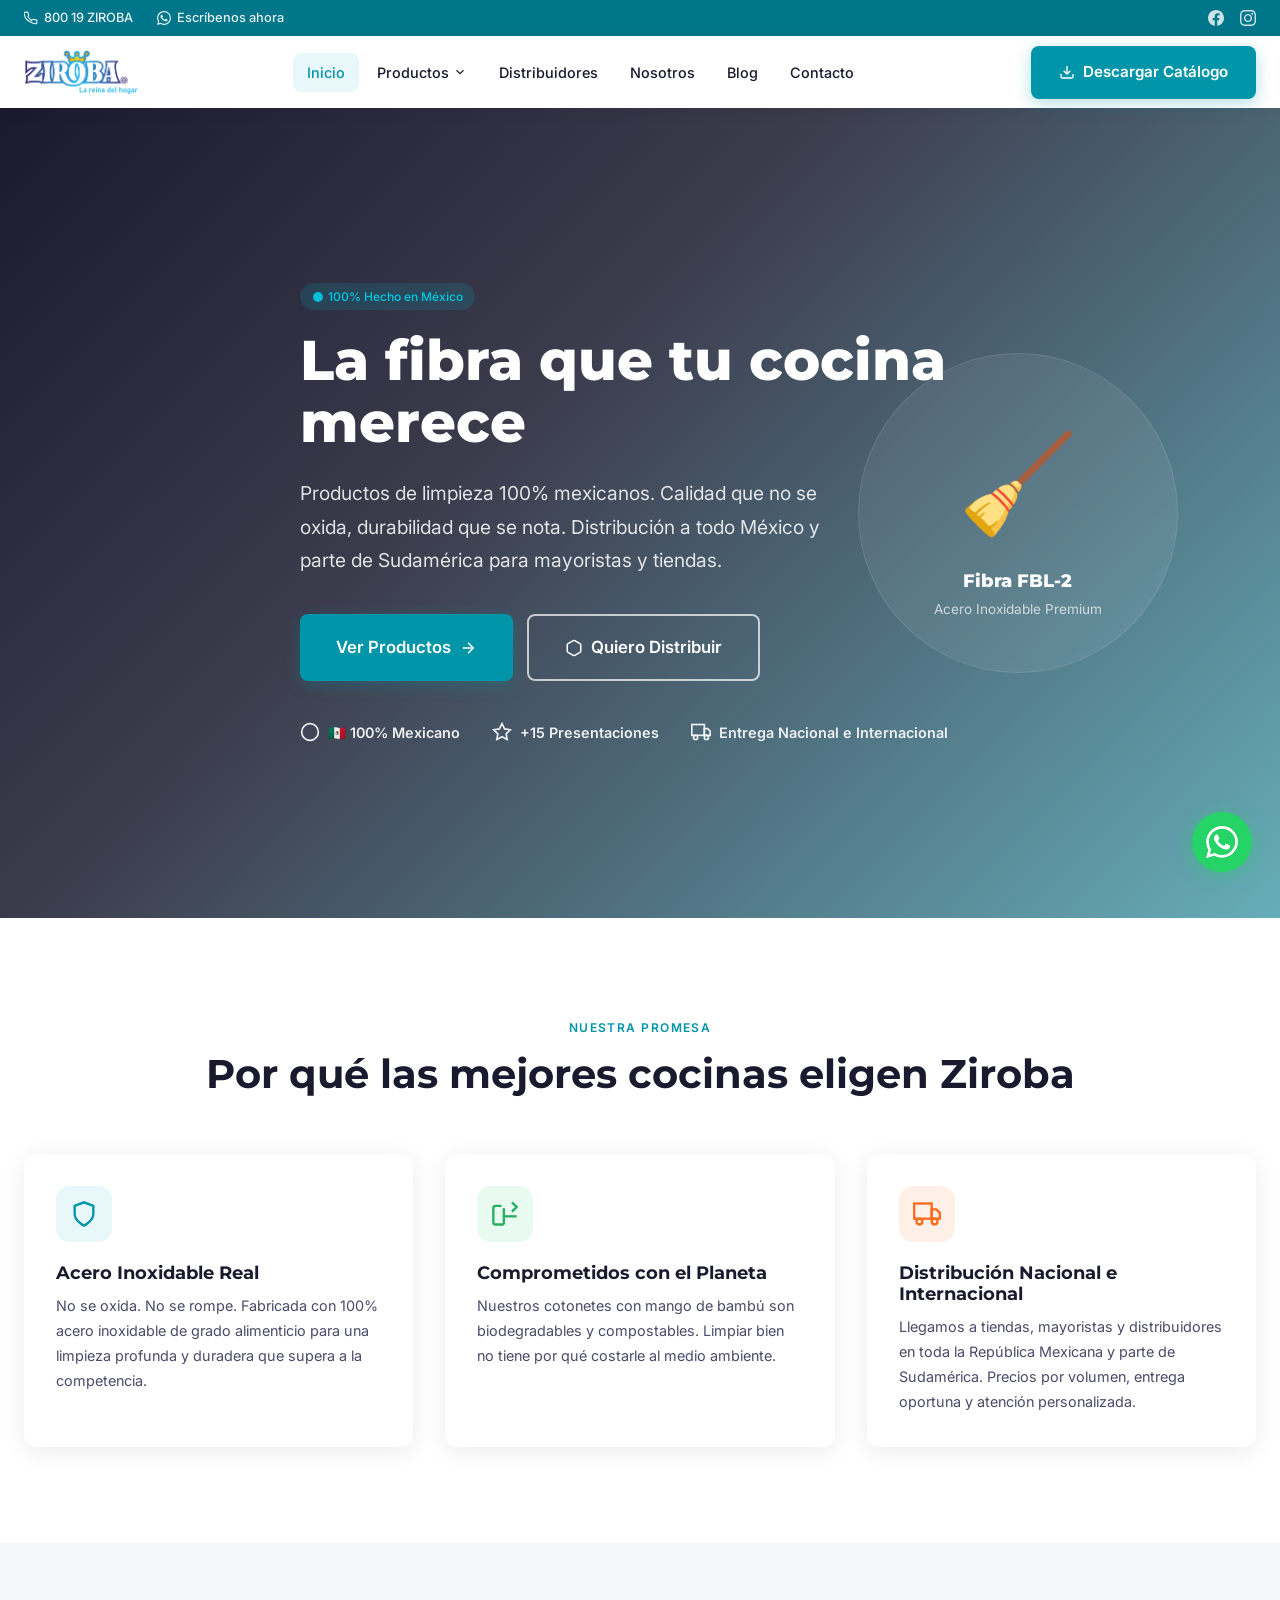
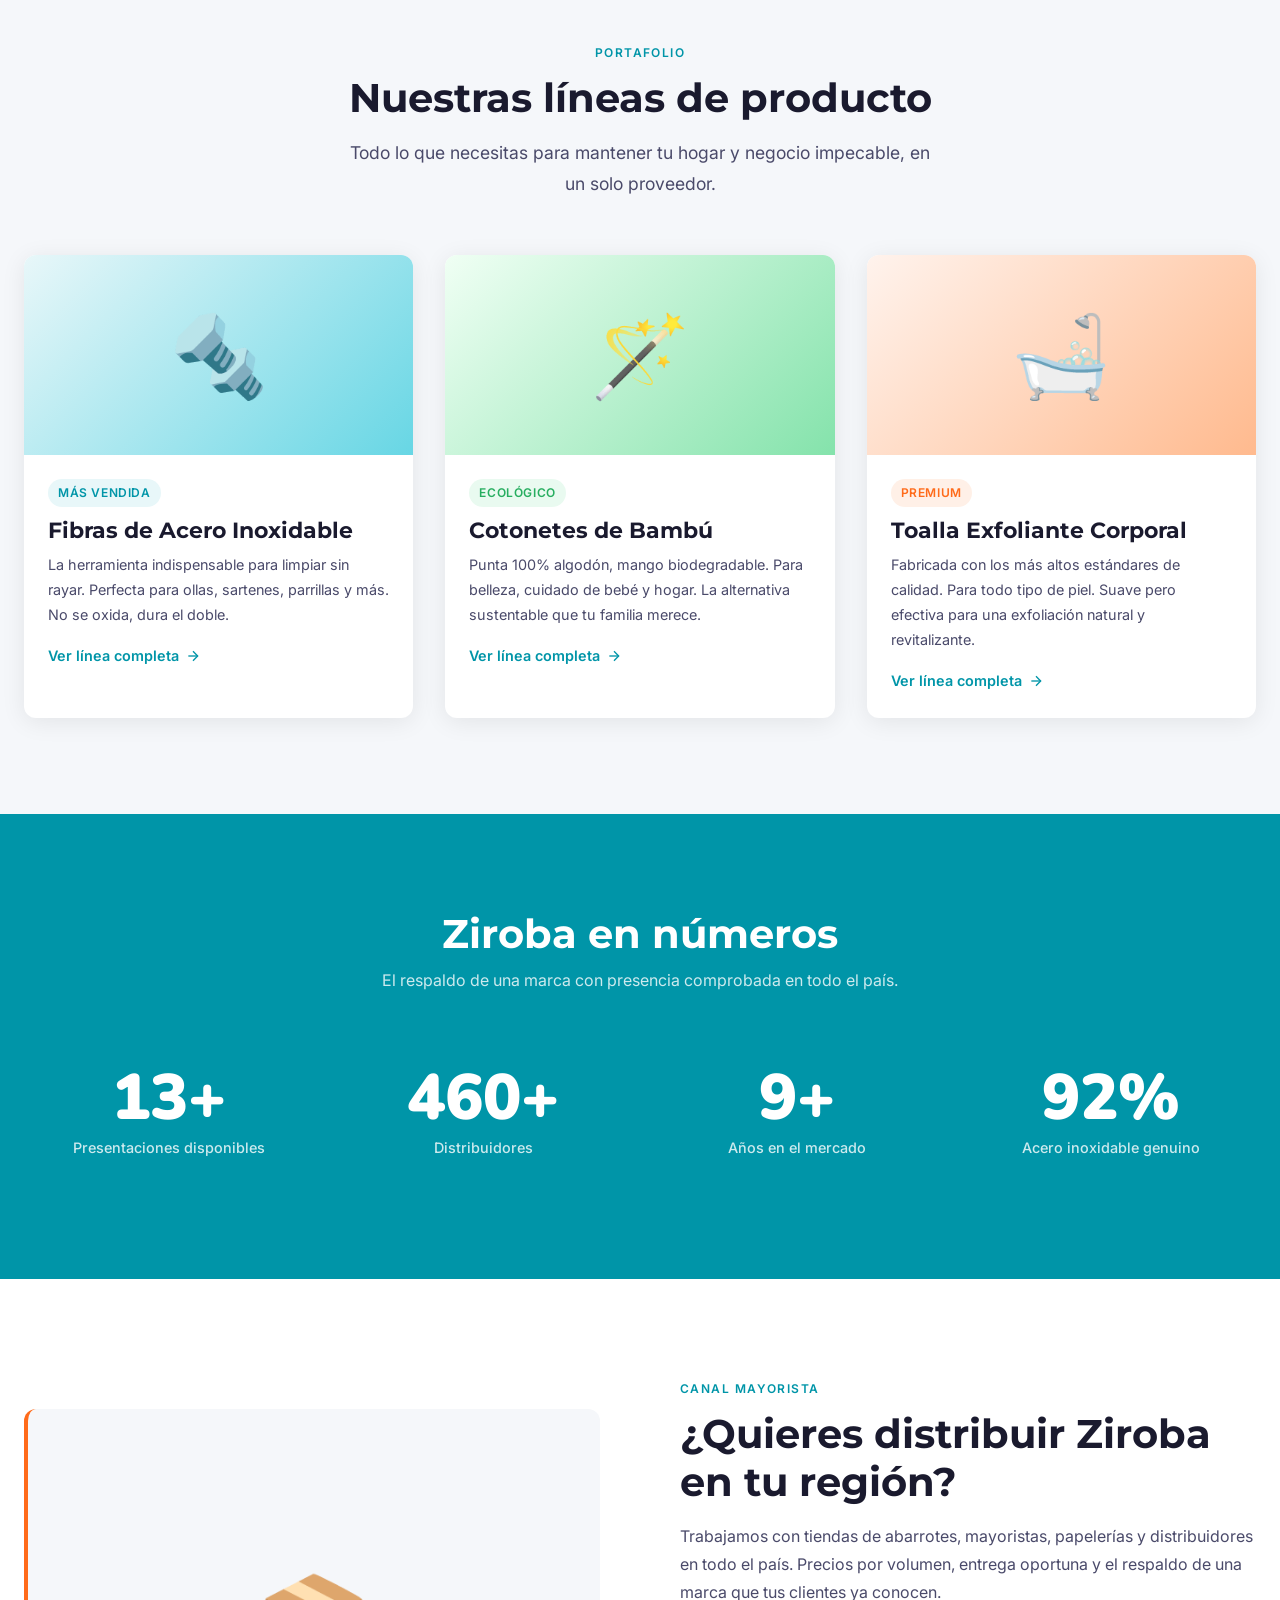
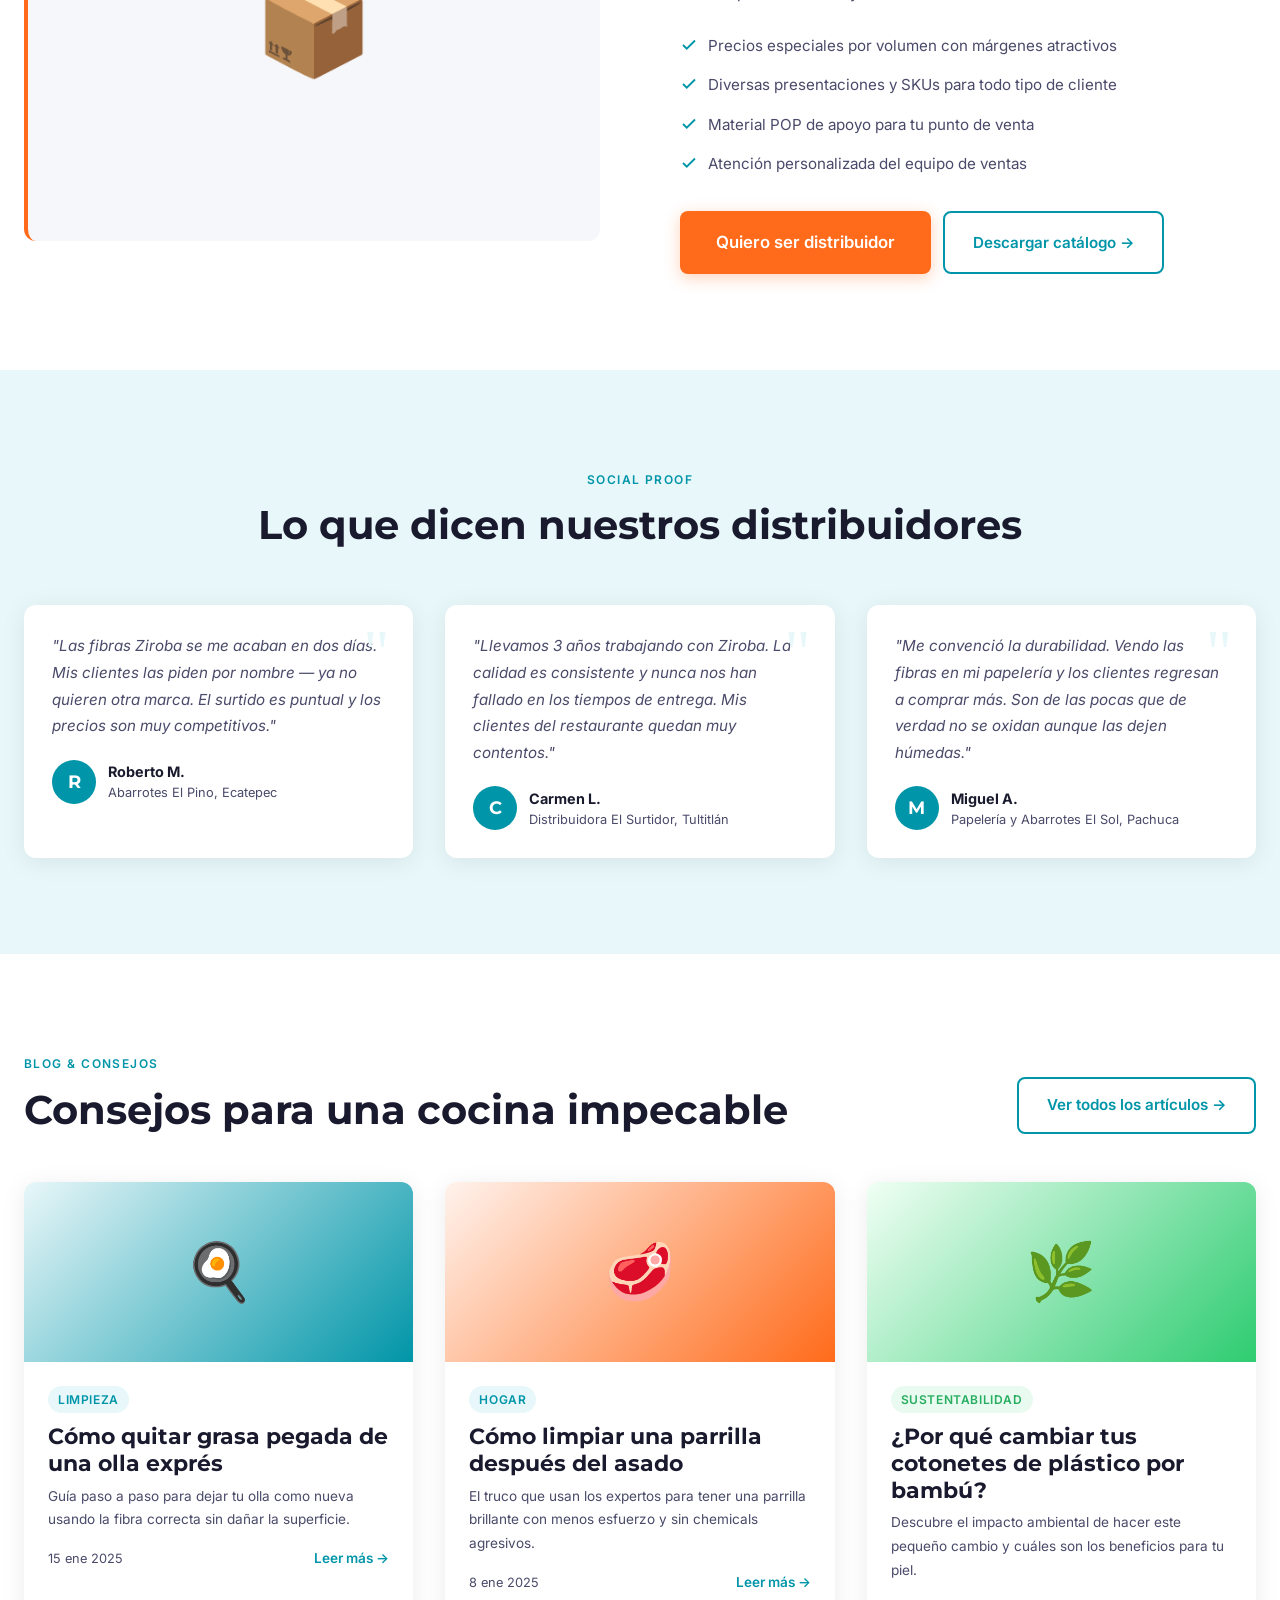
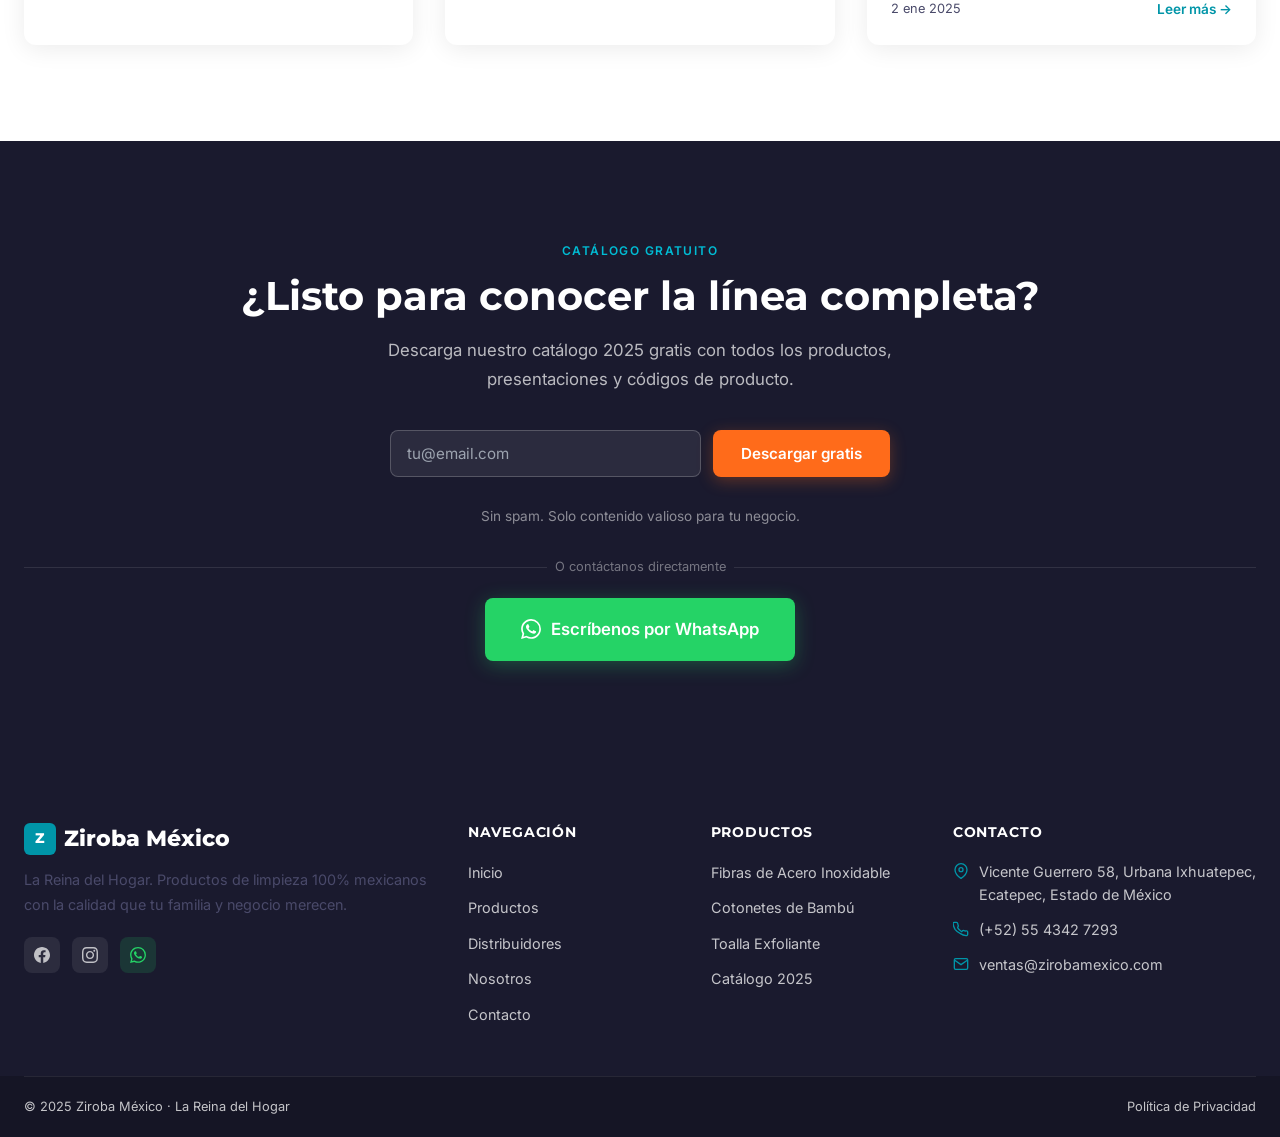
<file: index.html>
<!DOCTYPE html>
<html lang="es-MX">
<head>
  <meta charset="UTF-8">
  <meta name="viewport" content="width=device-width, initial-scale=1.0">
  <title>Ziroba México — Fibras de Acero Inoxidable y Productos de Limpieza para el Hogar</title>
  <meta name="description" content="Distribuidores de fibras de acero inoxidable, cotonetes y productos de limpieza 100% mexicanos. Venta por mayoreo para distribuidores y tiendas. Conoce nuestro catálogo.">
  <meta property="og:title" content="Ziroba México — La Reina del Hogar">
  <meta property="og:description" content="Fibras de acero inoxidable y productos de limpieza 100% mexicanos. Distribución nacional para mayoristas y tiendas.">
  <meta property="og:type" content="website">
  <link rel="stylesheet" href="css/main.css">
</head>
<body>

  <!-- UTILITY BAR -->
  <div class="utility-bar">
    <div class="container">
      <div class="utility-bar__inner">
        <div class="utility-bar__contact">
          <a href="tel:+525543427293" class="utility-bar__item">
            <svg xmlns="http://www.w3.org/2000/svg" viewBox="0 0 24 24" fill="none" stroke="currentColor" stroke-width="2"><path d="M22 16.92v3a2 2 0 01-2.18 2 19.79 19.79 0 01-8.63-3.07A19.5 19.5 0 013.07 12.5 19.79 19.79 0 01.12 4 2 2 0 012.1 2h3a2 2 0 012 1.72c.127.96.361 1.903.7 2.81a2 2 0 01-.45 2.11L6.91 9.91a16 16 0 006.17 6.17l1.08-1.34a2 2 0 012.11-.45c.907.339 1.85.573 2.81.7A2 2 0 0122 16.92z"/></svg>
            800 19 ZIROBA
          </a>
          <a href="https://wa.me/525543427293?text=Hola%2C+me+interesa+conocer+los+productos+Ziroba+y+ser+distribuidor." target="_blank" rel="noopener" class="utility-bar__item">
            <svg xmlns="http://www.w3.org/2000/svg" viewBox="0 0 24 24" fill="currentColor"><path d="M17.472 14.382c-.297-.149-1.758-.867-2.03-.967-.273-.099-.471-.148-.67.15-.197.297-.767.966-.94 1.164-.173.199-.347.223-.644.075-.297-.15-1.255-.463-2.39-1.475-.883-.788-1.48-1.761-1.653-2.059-.173-.297-.018-.458.13-.606.134-.133.298-.347.446-.52.149-.174.198-.298.298-.497.099-.198.05-.371-.025-.52-.075-.149-.669-1.612-.916-2.207-.242-.579-.487-.5-.669-.51-.173-.008-.371-.01-.57-.01-.198 0-.52.074-.792.372-.272.297-1.04 1.016-1.04 2.479 0 1.462 1.065 2.875 1.213 3.074.149.198 2.096 3.2 5.077 4.487.709.306 1.262.489 1.694.625.712.227 1.36.195 1.871.118.571-.085 1.758-.719 2.006-1.413.248-.694.248-1.289.173-1.413-.074-.124-.272-.198-.57-.347m-5.421 7.403h-.004a9.87 9.87 0 01-5.031-1.378l-.361-.214-3.741.982.998-3.648-.235-.374a9.86 9.86 0 01-1.51-5.26c.001-5.45 4.436-9.884 9.888-9.884 2.64 0 5.122 1.03 6.988 2.898a9.825 9.825 0 012.893 6.994c-.003 5.45-4.437 9.884-9.885 9.884m8.413-18.297A11.815 11.815 0 0012.05 0C5.495 0 .16 5.335.157 11.892c0 2.096.547 4.142 1.588 5.945L.057 24l6.305-1.654a11.882 11.882 0 005.683 1.448h.005c6.554 0 11.89-5.335 11.893-11.893a11.821 11.821 0 00-3.48-8.413z"/></svg>
            Escríbenos ahora
          </a>
        </div>
        <div class="utility-bar__socials">
          <a href="#" aria-label="Facebook" rel="noopener">
            <svg xmlns="http://www.w3.org/2000/svg" viewBox="0 0 24 24" fill="currentColor"><path d="M24 12.073c0-6.627-5.373-12-12-12s-12 5.373-12 12c0 5.99 4.388 10.954 10.125 11.854v-8.385H7.078v-3.47h3.047V9.43c0-3.007 1.792-4.669 4.533-4.669 1.312 0 2.686.235 2.686.235v2.953H15.83c-1.491 0-1.956.925-1.956 1.874v2.25h3.328l-.532 3.47h-2.796v8.385C19.612 23.027 24 18.062 24 12.073z"/></svg>
          </a>
          <a href="#" aria-label="Instagram" rel="noopener">
            <svg xmlns="http://www.w3.org/2000/svg" viewBox="0 0 24 24" fill="currentColor"><path d="M12 2.163c3.204 0 3.584.012 4.85.07 3.252.148 4.771 1.691 4.919 4.919.058 1.265.069 1.645.069 4.849 0 3.205-.012 3.584-.069 4.849-.149 3.225-1.664 4.771-4.919 4.919-1.266.058-1.644.07-4.85.07-3.204 0-3.584-.012-4.849-.07-3.26-.149-4.771-1.699-4.919-4.92-.058-1.265-.07-1.644-.07-4.849 0-3.204.013-3.583.07-4.849.149-3.227 1.664-4.771 4.919-4.919 1.266-.057 1.645-.069 4.849-.069zm0-2.163c-3.259 0-3.667.014-4.947.072-4.358.2-6.78 2.618-6.98 6.98-.059 1.281-.073 1.689-.073 4.948 0 3.259.014 3.668.072 4.948.2 4.358 2.618 6.78 6.98 6.98 1.281.058 1.689.072 4.948.072 3.259 0 3.668-.014 4.948-.072 4.354-.2 6.782-2.618 6.979-6.98.059-1.28.073-1.689.073-4.948 0-3.259-.014-3.667-.072-4.947-.196-4.354-2.617-6.78-6.979-6.98-1.281-.059-1.69-.073-4.949-.073zm0 5.838c-3.403 0-6.162 2.759-6.162 6.162s2.759 6.163 6.162 6.163 6.162-2.759 6.162-6.163c0-3.403-2.759-6.162-6.162-6.162zm0 10.162c-2.209 0-4-1.79-4-4 0-2.209 1.791-4 4-4s4 1.791 4 4c0 2.21-1.791 4-4 4zm6.406-11.845c-.796 0-1.441.645-1.441 1.44s.645 1.44 1.441 1.44c.795 0 1.439-.645 1.439-1.44s-.644-1.44-1.439-1.44z"/></svg>
          </a>
        </div>
      </div>
    </div>
  </div>

  <!-- NAVBAR -->
  <nav class="navbar" role="navigation" aria-label="Menú principal">
    <div class="container">
      <div class="navbar__inner">
        <a href="index.html" class="navbar__logo">
          <img src="imagenes/zirobalogo.png" alt="Ziroba México" style="height:44px;width:auto;object-fit:contain;">
        </a>

        <div class="navbar__nav">
          <a href="index.html" class="navbar__link">Inicio</a>
          <div class="navbar__dropdown">
            <a href="productos.html" class="navbar__link navbar__dropdown-toggle">
              Productos
              <svg xmlns="http://www.w3.org/2000/svg" viewBox="0 0 24 24" fill="none" stroke="currentColor" stroke-width="2"><polyline points="6 9 12 15 18 9"/></svg>
            </a>
            <div class="navbar__dropdown-menu">
              <a href="productos.html#fibras" class="navbar__dropdown-item">
                <svg xmlns="http://www.w3.org/2000/svg" viewBox="0 0 24 24" fill="none" stroke="currentColor" stroke-width="2"><circle cx="12" cy="12" r="10"/><line x1="12" y1="8" x2="12" y2="16"/><line x1="8" y1="12" x2="16" y2="12"/></svg>
                Fibras de Acero Inoxidable
              </a>
              <a href="productos.html#cotonetes" class="navbar__dropdown-item">
                <svg xmlns="http://www.w3.org/2000/svg" viewBox="0 0 24 24" fill="none" stroke="currentColor" stroke-width="2"><path d="M12 2v20M2 12h20"/></svg>
                Cotonetes de Bambú
              </a>
              <a href="productos.html#toallas" class="navbar__dropdown-item">
                <svg xmlns="http://www.w3.org/2000/svg" viewBox="0 0 24 24" fill="none" stroke="currentColor" stroke-width="2"><rect x="3" y="3" width="18" height="18" rx="3"/></svg>
                Toalla Exfoliante
              </a>
            </div>
          </div>
          <a href="distribuidores.html" class="navbar__link">Distribuidores</a>
          <a href="nosotros.html" class="navbar__link">Nosotros</a>
          <!--  <a href="donde-comprar.html" class="navbar__link">Dóndee Comprar</a> -->
          <a href="blog.html" class="navbar__link">Blog</a>
          <a href="contacto.html" class="navbar__link">Contacto</a>
        </div>

        <a href="catalogo.html" class="btn btn--primary navbar__cta">
          <svg xmlns="http://www.w3.org/2000/svg" width="16" height="16" viewBox="0 0 24 24" fill="none" stroke="currentColor" stroke-width="2"><path d="M21 15v4a2 2 0 01-2 2H5a2 2 0 01-2-2v-4"/><polyline points="7 10 12 15 17 10"/><line x1="12" y1="15" x2="12" y2="3"/></svg>
          Descargar Catálogo
        </a>

        <button class="navbar__hamburger" aria-label="Abrir menú" aria-expanded="false">
          <span></span><span></span><span></span>
        </button>
      </div>
    </div>
  </nav>

  <!-- MOBILE MENU -->
  <div class="navbar__mobile" role="dialog" aria-modal="true" aria-label="Menú móvil">
    <a href="index.html" class="navbar__mobile-link">Inicio</a>
    <div>
      <a href="productos.html" class="navbar__mobile-link">Productos ▾</a>
      <div class="navbar__mobile-sub">
        <a href="productos.html#fibras">Fibras de Acero Inoxidable</a>
        <a href="productos.html#cotonetes">Cotonetes de Bambú</a>
        <a href="productos.html#toallas">Toalla Exfoliante</a>
      </div>
    </div>
    <a href="distribuidores.html" class="navbar__mobile-link">Distribuidores</a>
    <a href="nosotros.html" class="navbar__mobile-link">Nosotros</a>
    <!-- <a href="donde-comprar.html" class="navbar__mobile-link">Dónde Comprar</a> -->
    <a href="blog.html" class="navbar__mobile-link">Blog</a>
    <a href="contacto.html" class="navbar__mobile-link">Contacto</a>
    <div class="navbar__mobile-ctas">
      <a href="catalogo.html" class="btn btn--primary" style="justify-content:center;">Descargar Catálogo</a>
      <a href="https://wa.me/525543427293?text=Hola%2C+me+interesa+conocer+los+productos+Ziroba." target="_blank" rel="noopener" class="navbar__mobile-wa">
        <svg xmlns="http://www.w3.org/2000/svg" width="20" height="20" viewBox="0 0 24 24" fill="currentColor"><path d="M17.472 14.382c-.297-.149-1.758-.867-2.03-.967-.273-.099-.471-.148-.67.15-.197.297-.767.966-.94 1.164-.173.199-.347.223-.644.075-.297-.15-1.255-.463-2.39-1.475-.883-.788-1.48-1.761-1.653-2.059-.173-.297-.018-.458.13-.606.134-.133.298-.347.446-.52.149-.174.198-.298.298-.497.099-.198.05-.371-.025-.52-.075-.149-.669-1.612-.916-2.207-.242-.579-.487-.5-.669-.51-.173-.008-.371-.01-.57-.01-.198 0-.52.074-.792.372-.272.297-1.04 1.016-1.04 2.479 0 1.462 1.065 2.875 1.213 3.074.149.198 2.096 3.2 5.077 4.487.709.306 1.262.489 1.694.625.712.227 1.36.195 1.871.118.571-.085 1.758-.719 2.006-1.413.248-.694.248-1.289.173-1.413-.074-.124-.272-.198-.57-.347m-5.421 7.403h-.004a9.87 9.87 0 01-5.031-1.378l-.361-.214-3.741.982.998-3.648-.235-.374a9.86 9.86 0 01-1.51-5.26c.001-5.45 4.436-9.884 9.888-9.884 2.64 0 5.122 1.03 6.988 2.898a9.825 9.825 0 012.893 6.994c-.003 5.45-4.437 9.884-9.885 9.884m8.413-18.297A11.815 11.815 0 0012.05 0C5.495 0 .16 5.335.157 11.892c0 2.096.547 4.142 1.588 5.945L.057 24l6.305-1.654a11.882 11.882 0 005.683 1.448h.005c6.554 0 11.89-5.335 11.893-11.893a11.821 11.821 0 00-3.48-8.413z"/></svg>
        Escríbenos por WhatsApp
      </a>
    </div>
  </div>

  <!-- HERO -->
  <section class="hero" style="
    min-height: 90vh;
    background: linear-gradient(135deg, #1A1A2E 0%, rgba(26,26,46,0.85) 40%, rgba(0,118,138,0.6) 100%),
                url('https://images.unsplash.com/photo-1556909114-f6e7ad7d3136?w=1400&q=80') center/cover no-repeat;
    display: flex;
    align-items: center;
    position: relative;
    overflow: hidden;
  ">
    <div class="container" style="position:relative;z-index:2;padding-top:40px;padding-bottom:40px;">
      <div style="max-width:680px;">
        <div class="badge badge--teal" style="margin-bottom:20px;background:rgba(0,188,212,.15);color:#00BCD4;">
          <svg xmlns="http://www.w3.org/2000/svg" width="12" height="12" viewBox="0 0 24 24" fill="currentColor"><circle cx="12" cy="12" r="10"/></svg>
          100% Hecho en México
        </div>
        <h1 style="color:white;margin-bottom:24px;line-height:1.1;">
          La fibra que tu cocina merece
        </h1>
        <p style="color:rgba(255,255,255,.85);font-size:1.2rem;margin-bottom:36px;max-width:560px;">
          Productos de limpieza 100% mexicanos. Calidad que no se oxida, durabilidad que se nota. Distribución a todo México y parte de Sudamérica para mayoristas y tiendas.
        </p>
        <div style="display:flex;flex-wrap:wrap;gap:14px;margin-bottom:40px;">
          <a href="productos.html" class="btn btn--primary btn--lg">
            Ver Productos
            <svg xmlns="http://www.w3.org/2000/svg" width="18" height="18" viewBox="0 0 24 24" fill="none" stroke="currentColor" stroke-width="2"><line x1="5" y1="12" x2="19" y2="12"/><polyline points="12 5 19 12 12 19"/></svg>
          </a>
          <a href="distribuidores.html" class="btn btn--outline-white btn--lg">
            <svg xmlns="http://www.w3.org/2000/svg" width="18" height="18" viewBox="0 0 24 24" fill="none" stroke="currentColor" stroke-width="2"><path d="M21 16V8a2 2 0 00-1-1.73l-7-4a2 2 0 00-2 0l-7 4A2 2 0 003 8v8a2 2 0 001 1.73l7 4a2 2 0 002 0l7-4A2 2 0 0021 16z"/></svg>
            Quiero Distribuir
          </a>
        </div>
        <div class="trust-bar" style="justify-content:flex-start;">
          <div class="trust-item">
            <svg xmlns="http://www.w3.org/2000/svg" width="20" height="20" viewBox="0 0 24 24" fill="none" stroke="currentColor" stroke-width="2"><circle cx="12" cy="12" r="10"/></svg>
            🇲🇽 100% Mexicano
          </div>
          <div class="trust-item">
            <svg xmlns="http://www.w3.org/2000/svg" width="20" height="20" viewBox="0 0 24 24" fill="none" stroke="currentColor" stroke-width="2"><polygon points="12 2 15.09 8.26 22 9.27 17 14.14 18.18 21.02 12 17.77 5.82 21.02 7 14.14 2 9.27 8.91 8.26 12 2"/></svg>
            +15 Presentaciones
          </div>
          <div class="trust-item">
            <svg xmlns="http://www.w3.org/2000/svg" width="20" height="20" viewBox="0 0 24 24" fill="none" stroke="currentColor" stroke-width="2"><rect x="1" y="3" width="15" height="13"/><polygon points="16 8 20 8 23 11 23 16 16 16 16 8"/><circle cx="5.5" cy="18.5" r="2.5"/><circle cx="18.5" cy="18.5" r="2.5"/></svg>
            Entrega Nacional e Internacional
          </div>
        </div>
      </div>
    </div>
    <!-- floating product visual -->
    <div style="
      position:absolute;right:8%;top:50%;transform:translateY(-50%);
      width:320px;height:320px;
      background:rgba(255,255,255,.07);
      border-radius:50%;
      display:flex;align-items:center;justify-content:center;
      backdrop-filter:blur(8px);
      border:1px solid rgba(255,255,255,.1);
    " class="reveal reveal-delay-2">
      <div style="text-align:center;color:white;">
        <div style="font-size:6rem;margin-bottom:8px;">🧹</div>
        <div style="font-family:'Montserrat',sans-serif;font-weight:800;font-size:1.1rem;">Fibra FBL-2</div>
        <div style="font-size:.85rem;opacity:.7;margin-top:4px;">Acero Inoxidable Premium</div>
      </div>
    </div>
  </section>

  <!-- PROPUESTA DE VALOR — 3 pilares -->
  <section class="section">
    <div class="container">
      <div class="text-center" style="margin-bottom:56px;">
        <span class="section-label">Nuestra promesa</span>
        <h2 class="section-title">Por qué las mejores cocinas eligen Ziroba</h2>
      </div>
      <div class="grid-3">
        <div class="feature-card reveal">
          <div class="feature-card__icon">
            <svg xmlns="http://www.w3.org/2000/svg" viewBox="0 0 24 24" fill="none" stroke="currentColor" stroke-width="2"><path d="M12 22s8-4 8-10V5l-8-3-8 3v7c0 6 8 10 8 10z"/></svg>
          </div>
          <h3 class="feature-card__title">Acero Inoxidable Real</h3>
          <p class="feature-card__text">No se oxida. No se rompe. Fabricada con 100% acero inoxidable de grado alimenticio para una limpieza profunda y duradera que supera a la competencia.</p>
        </div>
        <div class="feature-card reveal reveal-delay-1">
          <div class="feature-card__icon" style="background:rgba(46,204,113,.1);color:#27ae60;">
            <svg xmlns="http://www.w3.org/2000/svg" viewBox="0 0 24 24" fill="none" stroke="currentColor" stroke-width="2"><path d="M11 21H4a2 2 0 01-2-2V7a2 2 0 012-2h5"/><path d="M22 14H11"/><path d="M11 7v14"/><path d="M18 2l4 4-4 4"/></svg>
          </div>
          <h3 class="feature-card__title">Comprometidos con el Planeta</h3>
          <p class="feature-card__text">Nuestros cotonetes con mango de bambú son biodegradables y compostables. Limpiar bien no tiene por qué costarle al medio ambiente.</p>
        </div>
        <div class="feature-card reveal reveal-delay-2">
          <div class="feature-card__icon" style="background:rgba(255,107,26,.1);color:var(--orange);">
            <svg xmlns="http://www.w3.org/2000/svg" viewBox="0 0 24 24" fill="none" stroke="currentColor" stroke-width="2"><rect x="1" y="3" width="15" height="13"/><polygon points="16 8 20 8 23 11 23 16 16 16 16 8"/><circle cx="5.5" cy="18.5" r="2.5"/><circle cx="18.5" cy="18.5" r="2.5"/></svg>
          </div>
          <h3 class="feature-card__title">Distribución Nacional e Internacional</h3>
          <p class="feature-card__text">Llegamos a tiendas, mayoristas y distribuidores en toda la República Mexicana y parte de Sudamérica. Precios por volumen, entrega oportuna y atención personalizada.</p>
        </div>
      </div>
    </div>
  </section>

  <!-- LÍNEAS DE PRODUCTO -->
  <section class="section section--alt">
    <div class="container">
      <div class="text-center" style="margin-bottom:56px;">
        <span class="section-label">Portafolio</span>
        <h2 class="section-title">Nuestras líneas de producto</h2>
        <p class="section-subtitle center">Todo lo que necesitas para mantener tu hogar y negocio impecable, en un solo proveedor.</p>
      </div>
      <div class="grid-3">
        <div class="card reveal">
          <div style="height:200px;background:linear-gradient(135deg,#E8F7F9,#00BCD4 180%);display:flex;align-items:center;justify-content:center;font-size:5rem;">🔩</div>
          <div class="card__body">
            <span class="card__badge">Más vendida</span>
            <h3 class="card__title">Fibras de Acero Inoxidable</h3>
            <p class="card__text">La herramienta indispensable para limpiar sin rayar. Perfecta para ollas, sartenes, parrillas y más. No se oxida, dura el doble.</p>
            <a href="productos.html#fibras" class="card__link">
              Ver línea completa
              <svg xmlns="http://www.w3.org/2000/svg" width="16" height="16" viewBox="0 0 24 24" fill="none" stroke="currentColor" stroke-width="2"><line x1="5" y1="12" x2="19" y2="12"/><polyline points="12 5 19 12 12 19"/></svg>
            </a>
          </div>
        </div>
        <div class="card reveal reveal-delay-1">
          <div style="height:200px;background:linear-gradient(135deg,#F0FFF4,#2ECC71 180%);display:flex;align-items:center;justify-content:center;font-size:5rem;">🪄</div>
          <div class="card__body">
            <span class="card__badge badge--green">Ecológico</span>
            <h3 class="card__title">Cotonetes de Bambú</h3>
            <p class="card__text">Punta 100% algodón, mango biodegradable. Para belleza, cuidado de bebé y hogar. La alternativa sustentable que tu familia merece.</p>
            <a href="productos.html#cotonetes" class="card__link">
              Ver línea completa
              <svg xmlns="http://www.w3.org/2000/svg" width="16" height="16" viewBox="0 0 24 24" fill="none" stroke="currentColor" stroke-width="2"><line x1="5" y1="12" x2="19" y2="12"/><polyline points="12 5 19 12 12 19"/></svg>
            </a>
          </div>
        </div>
        <div class="card reveal reveal-delay-2">
          <div style="height:200px;background:linear-gradient(135deg,#FFF3ED,#FF8C42 180%);display:flex;align-items:center;justify-content:center;font-size:5rem;">🛁</div>
          <div class="card__body">
            <span class="card__badge badge--orange">Premium</span>
            <h3 class="card__title">Toalla Exfoliante Corporal</h3>
            <p class="card__text">Fabricada con los más altos estándares de calidad. Para todo tipo de piel. Suave pero efectiva para una exfoliación natural y revitalizante.</p>
            <a href="productos.html#toallas" class="card__link">
              Ver línea completa
              <svg xmlns="http://www.w3.org/2000/svg" width="16" height="16" viewBox="0 0 24 24" fill="none" stroke="currentColor" stroke-width="2"><line x1="5" y1="12" x2="19" y2="12"/><polyline points="12 5 19 12 12 19"/></svg>
            </a>
          </div>
        </div>
      </div>
    </div>
  </section>

  <!-- ESTADÍSTICAS -->
  <section class="section section--teal">
    <div class="container">
      <div class="text-center" style="margin-bottom:48px;">
        <h2 style="color:white;">Ziroba en números</h2>
        <p style="color:rgba(255,255,255,.8);margin-top:8px;">El respaldo de una marca con presencia comprobada en todo el país.</p>
      </div>
      <div class="grid-4">
        <div class="stat-card reveal">
          <div class="stat-card__number" data-counter data-target="15" data-suffix="+">0+</div>
          <div class="stat-card__label">Presentaciones disponibles</div>
        </div>
        <div class="stat-card reveal reveal-delay-1">
          <div class="stat-card__number" data-counter data-target="500" data-suffix="+">0+</div>
          <div class="stat-card__label">Distribuidores</div>
        </div>
        <div class="stat-card reveal reveal-delay-2">
          <div class="stat-card__number" data-counter data-target="10" data-suffix="+">0+</div>
          <div class="stat-card__label">Años en el mercado</div>
        </div>
        <div class="stat-card reveal reveal-delay-3">
          <div class="stat-card__number" data-counter data-target="100" data-suffix="%">0%</div>
          <div class="stat-card__label">Acero inoxidable genuino</div>
        </div>
      </div>
    </div>
  </section>

  <!-- DISTRIBUIDORES SPLIT -->
  <section class="section">
    <div class="container">
      <div class="split">
        <div style="background:var(--gray-light);border-radius:var(--radius);aspect-ratio:4/3;display:flex;align-items:center;justify-content:center;font-size:6rem;border-left:4px solid var(--orange);" class="reveal">
          📦
        </div>
        <div class="reveal reveal-delay-1">
          <span class="section-label">Canal mayorista</span>
          <h2 class="section-title">¿Quieres distribuir Ziroba en tu región?</h2>
          <p style="margin-bottom:28px;">Trabajamos con tiendas de abarrotes, mayoristas, papelerías y distribuidores en todo el país. Precios por volumen, entrega oportuna y el respaldo de una marca que tus clientes ya conocen.</p>
          <ul class="checklist" style="margin-bottom:32px;">
            <li class="checklist__item">
              <span class="checklist__icon"><svg xmlns="http://www.w3.org/2000/svg" viewBox="0 0 24 24" fill="none" stroke="currentColor" stroke-width="2.5"><polyline points="20 6 9 17 4 12"/></svg></span>
              Precios especiales por volumen con márgenes atractivos
            </li>
            <li class="checklist__item">
              <span class="checklist__icon"><svg xmlns="http://www.w3.org/2000/svg" viewBox="0 0 24 24" fill="none" stroke="currentColor" stroke-width="2.5"><polyline points="20 6 9 17 4 12"/></svg></span>
              Diversas presentaciones y SKUs para todo tipo de cliente
            </li>
            <li class="checklist__item">
              <span class="checklist__icon"><svg xmlns="http://www.w3.org/2000/svg" viewBox="0 0 24 24" fill="none" stroke="currentColor" stroke-width="2.5"><polyline points="20 6 9 17 4 12"/></svg></span>
              Material POP de apoyo para tu punto de venta
            </li>
            <li class="checklist__item">
              <span class="checklist__icon"><svg xmlns="http://www.w3.org/2000/svg" viewBox="0 0 24 24" fill="none" stroke="currentColor" stroke-width="2.5"><polyline points="20 6 9 17 4 12"/></svg></span>
              Atención personalizada del equipo de ventas
            </li>
          </ul>
          <div style="display:flex;flex-wrap:wrap;gap:12px;">
            <a href="distribuidores.html" class="btn btn--orange btn--lg">Quiero ser distribuidor</a>
            <a href="catalogo.html" class="btn btn--outline-teal">
              Descargar catálogo →
            </a>
          </div>
        </div>
      </div>
    </div>
  </section>

  <!-- TESTIMONIOS -->
  <section class="section section--pale">
    <div class="container">
      <div class="text-center" style="margin-bottom:56px;">
        <span class="section-label">Social proof</span>
        <h2 class="section-title">Lo que dicen nuestros distribuidores</h2>
      </div>
      <div class="grid-3">
        <div class="testimonial-card reveal">
          <p class="testimonial-card__text">"Las fibras Ziroba se me acaban en dos días. Mis clientes las piden por nombre — ya no quieren otra marca. El surtido es puntual y los precios son muy competitivos."</p>
          <div class="testimonial-card__author">
            <div class="testimonial-card__avatar">R</div>
            <div>
              <div class="testimonial-card__name">Roberto M.</div>
              <div class="testimonial-card__role">Abarrotes El Pino, Ecatepec</div>
            </div>
          </div>
        </div>
        <div class="testimonial-card reveal reveal-delay-1">
          <p class="testimonial-card__text">"Llevamos 3 años trabajando con Ziroba. La calidad es consistente y nunca nos han fallado en los tiempos de entrega. Mis clientes del restaurante quedan muy contentos."</p>
          <div class="testimonial-card__author">
            <div class="testimonial-card__avatar">C</div>
            <div>
              <div class="testimonial-card__name">Carmen L.</div>
              <div class="testimonial-card__role">Distribuidora El Surtidor, Tultitlán</div>
            </div>
          </div>
        </div>
        <div class="testimonial-card reveal reveal-delay-2">
          <p class="testimonial-card__text">"Me convenció la durabilidad. Vendo las fibras en mi papelería y los clientes regresan a comprar más. Son de las pocas que de verdad no se oxidan aunque las dejen húmedas."</p>
          <div class="testimonial-card__author">
            <div class="testimonial-card__avatar">M</div>
            <div>
              <div class="testimonial-card__name">Miguel A.</div>
              <div class="testimonial-card__role">Papelería y Abarrotes El Sol, Pachuca</div>
            </div>
          </div>
        </div>
      </div>
    </div>
  </section>

  <!-- BLOG PREVIEW -->
  <section class="section">
    <div class="container">
      <div style="display:flex;align-items:flex-end;justify-content:space-between;margin-bottom:48px;flex-wrap:wrap;gap:16px;">
        <div>
          <span class="section-label">Blog & consejos</span>
          <h2 class="section-title" style="margin-bottom:0;">Consejos para una cocina impecable</h2>
        </div>
        <a href="blog.html" class="btn btn--outline-teal">Ver todos los artículos →</a>
      </div>
      <div class="grid-3">
        <article class="card reveal">
          <div style="height:180px;background:linear-gradient(135deg,#E8F7F9,#0095A8);display:flex;align-items:center;justify-content:center;font-size:3.5rem;">🍳</div>
          <div class="card__body">
            <span class="card__badge">Limpieza</span>
            <h3 class="card__title">Cómo quitar grasa pegada de una olla exprés</h3>
            <p class="card__text" style="font-size:.85rem;">Guía paso a paso para dejar tu olla como nueva usando la fibra correcta sin dañar la superficie.</p>
            <div style="display:flex;align-items:center;justify-content:space-between;margin-top:16px;">
              <span style="font-size:.8rem;color:var(--gray);">15 ene 2025</span>
              <a href="#" class="card__link" style="font-size:.85rem;">Leer más →</a>
            </div>
          </div>
        </article>
        <article class="card reveal reveal-delay-1">
          <div style="height:180px;background:linear-gradient(135deg,#FFF3ED,#FF6B1A);display:flex;align-items:center;justify-content:center;font-size:3.5rem;">🥩</div>
          <div class="card__body">
            <span class="card__badge">Hogar</span>
            <h3 class="card__title">Cómo limpiar una parrilla después del asado</h3>
            <p class="card__text" style="font-size:.85rem;">El truco que usan los expertos para tener una parrilla brillante con menos esfuerzo y sin chemicals agresivos.</p>
            <div style="display:flex;align-items:center;justify-content:space-between;margin-top:16px;">
              <span style="font-size:.8rem;color:var(--gray);">8 ene 2025</span>
              <a href="#" class="card__link" style="font-size:.85rem;">Leer más →</a>
            </div>
          </div>
        </article>
        <article class="card reveal reveal-delay-2">
          <div style="height:180px;background:linear-gradient(135deg,#F0FFF4,#2ECC71);display:flex;align-items:center;justify-content:center;font-size:3.5rem;">🌿</div>
          <div class="card__body">
            <span class="card__badge badge--green">Sustentabilidad</span>
            <h3 class="card__title">¿Por qué cambiar tus cotonetes de plástico por bambú?</h3>
            <p class="card__text" style="font-size:.85rem;">Descubre el impacto ambiental de hacer este pequeño cambio y cuáles son los beneficios para tu piel.</p>
            <div style="display:flex;align-items:center;justify-content:space-between;margin-top:16px;">
              <span style="font-size:.8rem;color:var(--gray);">2 ene 2025</span>
              <a href="#" class="card__link" style="font-size:.85rem;">Leer más →</a>
            </div>
          </div>
        </article>
      </div>
    </div>
  </section>

  <!-- CTA FINAL / NEWSLETTER -->
  <section class="section section--dark">
    <div class="container text-center">
      <span class="section-label" style="color:var(--teal-light);">Catálogo gratuito</span>
      <h2 style="color:white;margin-bottom:16px;">¿Listo para conocer la línea completa?</h2>
      <p style="color:rgba(255,255,255,.7);font-size:1.05rem;margin-bottom:36px;max-width:520px;margin-left:auto;margin-right:auto;">
        Descarga nuestro catálogo 2025 gratis con todos los productos, presentaciones y códigos de producto.
      </p>
      <form data-form="newsletter" style="max-width:500px;margin:0 auto 28px;">
        <div class="form-inline">
          <input type="email" class="form-control" placeholder="tu@email.com" required style="background:rgba(255,255,255,.08);border-color:rgba(255,255,255,.2);color:white;">
          <button type="submit" class="btn btn--orange" style="white-space:nowrap;">Descargar gratis</button>
        </div>
      </form>
      <p style="color:rgba(255,255,255,.5);font-size:.85rem;margin-bottom:28px;">Sin spam. Solo contenido valioso para tu negocio.</p>
      <div style="display:flex;align-items:center;justify-content:center;gap:8px;">
        <hr style="flex:1;border:none;border-top:1px solid rgba(255,255,255,.1);">
        <span style="color:rgba(255,255,255,.4);font-size:.8rem;white-space:nowrap;">O contáctanos directamente</span>
        <hr style="flex:1;border:none;border-top:1px solid rgba(255,255,255,.1);">
      </div>
      <a href="https://wa.me/525543427293?text=Hola%2C+me+interesa+conocer+los+productos+Ziroba+y+ser+distribuidor." target="_blank" rel="noopener"
        class="btn btn--lg" style="margin-top:20px;background:#25D366;color:white;display:inline-flex;gap:10px;box-shadow:0 4px 20px rgba(37,211,102,.3);">
        <svg xmlns="http://www.w3.org/2000/svg" width="20" height="20" viewBox="0 0 24 24" fill="currentColor"><path d="M17.472 14.382c-.297-.149-1.758-.867-2.03-.967-.273-.099-.471-.148-.67.15-.197.297-.767.966-.94 1.164-.173.199-.347.223-.644.075-.297-.15-1.255-.463-2.39-1.475-.883-.788-1.48-1.761-1.653-2.059-.173-.297-.018-.458.13-.606.134-.133.298-.347.446-.52.149-.174.198-.298.298-.497.099-.198.05-.371-.025-.52-.075-.149-.669-1.612-.916-2.207-.242-.579-.487-.5-.669-.51-.173-.008-.371-.01-.57-.01-.198 0-.52.074-.792.372-.272.297-1.04 1.016-1.04 2.479 0 1.462 1.065 2.875 1.213 3.074.149.198 2.096 3.2 5.077 4.487.709.306 1.262.489 1.694.625.712.227 1.36.195 1.871.118.571-.085 1.758-.719 2.006-1.413.248-.694.248-1.289.173-1.413-.074-.124-.272-.198-.57-.347m-5.421 7.403h-.004a9.87 9.87 0 01-5.031-1.378l-.361-.214-3.741.982.998-3.648-.235-.374a9.86 9.86 0 01-1.51-5.26c.001-5.45 4.436-9.884 9.888-9.884 2.64 0 5.122 1.03 6.988 2.898a9.825 9.825 0 012.893 6.994c-.003 5.45-4.437 9.884-9.885 9.884m8.413-18.297A11.815 11.815 0 0012.05 0C5.495 0 .16 5.335.157 11.892c0 2.096.547 4.142 1.588 5.945L.057 24l6.305-1.654a11.882 11.882 0 005.683 1.448h.005c6.554 0 11.89-5.335 11.893-11.893a11.821 11.821 0 00-3.48-8.413z"/></svg>
        Escríbenos por WhatsApp
      </a>
    </div>
  </section>

  <!-- FOOTER -->
  <footer class="footer">
    <div class="container">
      <div class="footer__grid">
        <div>
          <div class="footer__logo">
            <div class="footer__logo-badge">Z</div>
            Ziroba México
          </div>
          <p class="footer__desc">La Reina del Hogar. Productos de limpieza 100% mexicanos con la calidad que tu familia y negocio merecen.</p>
          <div class="footer__socials">
            <a href="#" class="footer__social-btn" aria-label="Facebook">
              <svg xmlns="http://www.w3.org/2000/svg" viewBox="0 0 24 24" fill="currentColor"><path d="M24 12.073c0-6.627-5.373-12-12-12s-12 5.373-12 12c0 5.99 4.388 10.954 10.125 11.854v-8.385H7.078v-3.47h3.047V9.43c0-3.007 1.792-4.669 4.533-4.669 1.312 0 2.686.235 2.686.235v2.953H15.83c-1.491 0-1.956.925-1.956 1.874v2.25h3.328l-.532 3.47h-2.796v8.385C19.612 23.027 24 18.062 24 12.073z"/></svg>
            </a>
            <a href="#" class="footer__social-btn" aria-label="Instagram">
              <svg xmlns="http://www.w3.org/2000/svg" viewBox="0 0 24 24" fill="currentColor"><path d="M12 2.163c3.204 0 3.584.012 4.85.07 3.252.148 4.771 1.691 4.919 4.919.058 1.265.069 1.645.069 4.849 0 3.205-.012 3.584-.069 4.849-.149 3.225-1.664 4.771-4.919 4.919-1.266.058-1.644.07-4.85.07-3.204 0-3.584-.012-4.849-.07-3.26-.149-4.771-1.699-4.919-4.92-.058-1.265-.07-1.644-.07-4.849 0-3.204.013-3.583.07-4.849.149-3.227 1.664-4.771 4.919-4.919 1.266-.057 1.645-.069 4.849-.069zm0-2.163c-3.259 0-3.667.014-4.947.072-4.358.2-6.78 2.618-6.98 6.98-.059 1.281-.073 1.689-.073 4.948 0 3.259.014 3.668.072 4.948.2 4.358 2.618 6.78 6.98 6.98 1.281.058 1.689.072 4.948.072 3.259 0 3.668-.014 4.948-.072 4.354-.2 6.782-2.618 6.979-6.98.059-1.28.073-1.689.073-4.948 0-3.259-.014-3.667-.072-4.947-.196-4.354-2.617-6.78-6.979-6.98-1.281-.059-1.69-.073-4.949-.073zm0 5.838c-3.403 0-6.162 2.759-6.162 6.162s2.759 6.163 6.162 6.163 6.162-2.759 6.162-6.163c0-3.403-2.759-6.162-6.162-6.162zm0 10.162c-2.209 0-4-1.79-4-4 0-2.209 1.791-4 4-4s4 1.791 4 4c0 2.21-1.791 4-4 4zm6.406-11.845c-.796 0-1.441.645-1.441 1.44s.645 1.44 1.441 1.44c.795 0 1.439-.645 1.439-1.44s-.644-1.44-1.439-1.44z"/></svg>
            </a>
            <a href="https://wa.me/525543427293" class="footer__social-btn" aria-label="WhatsApp" style="background:rgba(37,211,102,.15);color:#25D366;">
              <svg xmlns="http://www.w3.org/2000/svg" viewBox="0 0 24 24" fill="currentColor"><path d="M17.472 14.382c-.297-.149-1.758-.867-2.03-.967-.273-.099-.471-.148-.67.15-.197.297-.767.966-.94 1.164-.173.199-.347.223-.644.075-.297-.15-1.255-.463-2.39-1.475-.883-.788-1.48-1.761-1.653-2.059-.173-.297-.018-.458.13-.606.134-.133.298-.347.446-.52.149-.174.198-.298.298-.497.099-.198.05-.371-.025-.52-.075-.149-.669-1.612-.916-2.207-.242-.579-.487-.5-.669-.51-.173-.008-.371-.01-.57-.01-.198 0-.52.074-.792.372-.272.297-1.04 1.016-1.04 2.479 0 1.462 1.065 2.875 1.213 3.074.149.198 2.096 3.2 5.077 4.487.709.306 1.262.489 1.694.625.712.227 1.36.195 1.871.118.571-.085 1.758-.719 2.006-1.413.248-.694.248-1.289.173-1.413-.074-.124-.272-.198-.57-.347m-5.421 7.403h-.004a9.87 9.87 0 01-5.031-1.378l-.361-.214-3.741.982.998-3.648-.235-.374a9.86 9.86 0 01-1.51-5.26c.001-5.45 4.436-9.884 9.888-9.884 2.64 0 5.122 1.03 6.988 2.898a9.825 9.825 0 012.893 6.994c-.003 5.45-4.437 9.884-9.885 9.884m8.413-18.297A11.815 11.815 0 0012.05 0C5.495 0 .16 5.335.157 11.892c0 2.096.547 4.142 1.588 5.945L.057 24l6.305-1.654a11.882 11.882 0 005.683 1.448h.005c6.554 0 11.89-5.335 11.893-11.893a11.821 11.821 0 00-3.48-8.413z"/></svg>
            </a>
          </div>
        </div>
        <div>
          <div class="footer__col-title">Navegación</div>
          <ul class="footer__links">
            <li><a href="index.html">Inicio</a></li>
            <li><a href="productos.html">Productos</a></li>
            <li><a href="distribuidores.html">Distribuidores</a></li>
            <li><a href="nosotros.html">Nosotros</a></li>
           <!-- <li><a href="donde-comprar.html">Dónde Comprar</a></li> -->
            <li><a href="contacto.html">Contacto</a></li>
          </ul>
        </div>
        <div>
          <div class="footer__col-title">Productos</div>
          <ul class="footer__links">
            <li><a href="productos.html#fibras">Fibras de Acero Inoxidable</a></li>
            <li><a href="productos.html#cotonetes">Cotonetes de Bambú</a></li>
            <li><a href="productos.html#toallas">Toalla Exfoliante</a></li>
            <li><a href="catalogo.html">Catálogo 2025</a></li>
          </ul>
        </div>
        <div>
          <div class="footer__col-title">Contacto</div>
          <div class="footer__contact-item">
            <svg xmlns="http://www.w3.org/2000/svg" viewBox="0 0 24 24" fill="none" stroke="currentColor" stroke-width="2"><path d="M21 10c0 7-9 13-9 13s-9-6-9-13a9 9 0 0118 0z"/><circle cx="12" cy="10" r="3"/></svg>
            Vicente Guerrero 58, Urbana Ixhuatepec, Ecatepec, Estado de México
          </div>
          <div class="footer__contact-item">
            <svg xmlns="http://www.w3.org/2000/svg" viewBox="0 0 24 24" fill="none" stroke="currentColor" stroke-width="2"><path d="M22 16.92v3a2 2 0 01-2.18 2 19.79 19.79 0 01-8.63-3.07A19.5 19.5 0 013.07 12.5 19.79 19.79 0 01.12 4 2 2 0 012.1 2h3a2 2 0 012 1.72c.127.96.361 1.903.7 2.81a2 2 0 01-.45 2.11L6.91 9.91a16 16 0 006.17 6.17l1.08-1.34a2 2 0 012.11-.45c.907.339 1.85.573 2.81.7A2 2 0 0122 16.92z"/></svg>
            <a href="tel:+525543427293" style="color:inherit;">(+52) 55 4342 7293</a>
          </div>
          <div class="footer__contact-item">
            <svg xmlns="http://www.w3.org/2000/svg" viewBox="0 0 24 24" fill="none" stroke="currentColor" stroke-width="2"><path d="M4 4h16c1.1 0 2 .9 2 2v12c0 1.1-.9 2-2 2H4c-1.1 0-2-.9-2-2V6c0-1.1.9-2 2-2z"/><polyline points="22,6 12,13 2,6"/></svg>
            <a href="mailto:ventas@zirobamexico.com" style="color:inherit;">ventas@zirobamexico.com</a>
          </div>
        </div>
      </div>
    </div>
    <div style="background:rgba(0,0,0,.2);">
      <div class="container">
        <div class="footer__bottom">
          <span>© 2025 Ziroba México · La Reina del Hogar</span>
          <a href="#">Política de Privacidad</a>
        </div>
      </div>
    </div>
  </footer>

  <!-- WhatsApp FAB -->
  <a href="https://wa.me/525543427293?text=Hola%2C+me+interesa+conocer+los+productos+Ziroba+y+ser+distribuidor." target="_blank" rel="noopener" class="wa-fab" aria-label="Contactar por WhatsApp">
    <svg xmlns="http://www.w3.org/2000/svg" viewBox="0 0 24 24" fill="currentColor"><path d="M17.472 14.382c-.297-.149-1.758-.867-2.03-.967-.273-.099-.471-.148-.67.15-.197.297-.767.966-.94 1.164-.173.199-.347.223-.644.075-.297-.15-1.255-.463-2.39-1.475-.883-.788-1.48-1.761-1.653-2.059-.173-.297-.018-.458.13-.606.134-.133.298-.347.446-.52.149-.174.198-.298.298-.497.099-.198.05-.371-.025-.52-.075-.149-.669-1.612-.916-2.207-.242-.579-.487-.5-.669-.51-.173-.008-.371-.01-.57-.01-.198 0-.52.074-.792.372-.272.297-1.04 1.016-1.04 2.479 0 1.462 1.065 2.875 1.213 3.074.149.198 2.096 3.2 5.077 4.487.709.306 1.262.489 1.694.625.712.227 1.36.195 1.871.118.571-.085 1.758-.719 2.006-1.413.248-.694.248-1.289.173-1.413-.074-.124-.272-.198-.57-.347m-5.421 7.403h-.004a9.87 9.87 0 01-5.031-1.378l-.361-.214-3.741.982.998-3.648-.235-.374a9.86 9.86 0 01-1.51-5.26c.001-5.45 4.436-9.884 9.888-9.884 2.64 0 5.122 1.03 6.988 2.898a9.825 9.825 0 012.893 6.994c-.003 5.45-4.437 9.884-9.885 9.884m8.413-18.297A11.815 11.815 0 0012.05 0C5.495 0 .16 5.335.157 11.892c0 2.096.547 4.142 1.588 5.945L.057 24l6.305-1.654a11.882 11.882 0 005.683 1.448h.005c6.554 0 11.89-5.335 11.893-11.893a11.821 11.821 0 00-3.48-8.413z"/></svg>
  </a>

  <script src="js/main.js"></script>
</body>
</html>
</file>
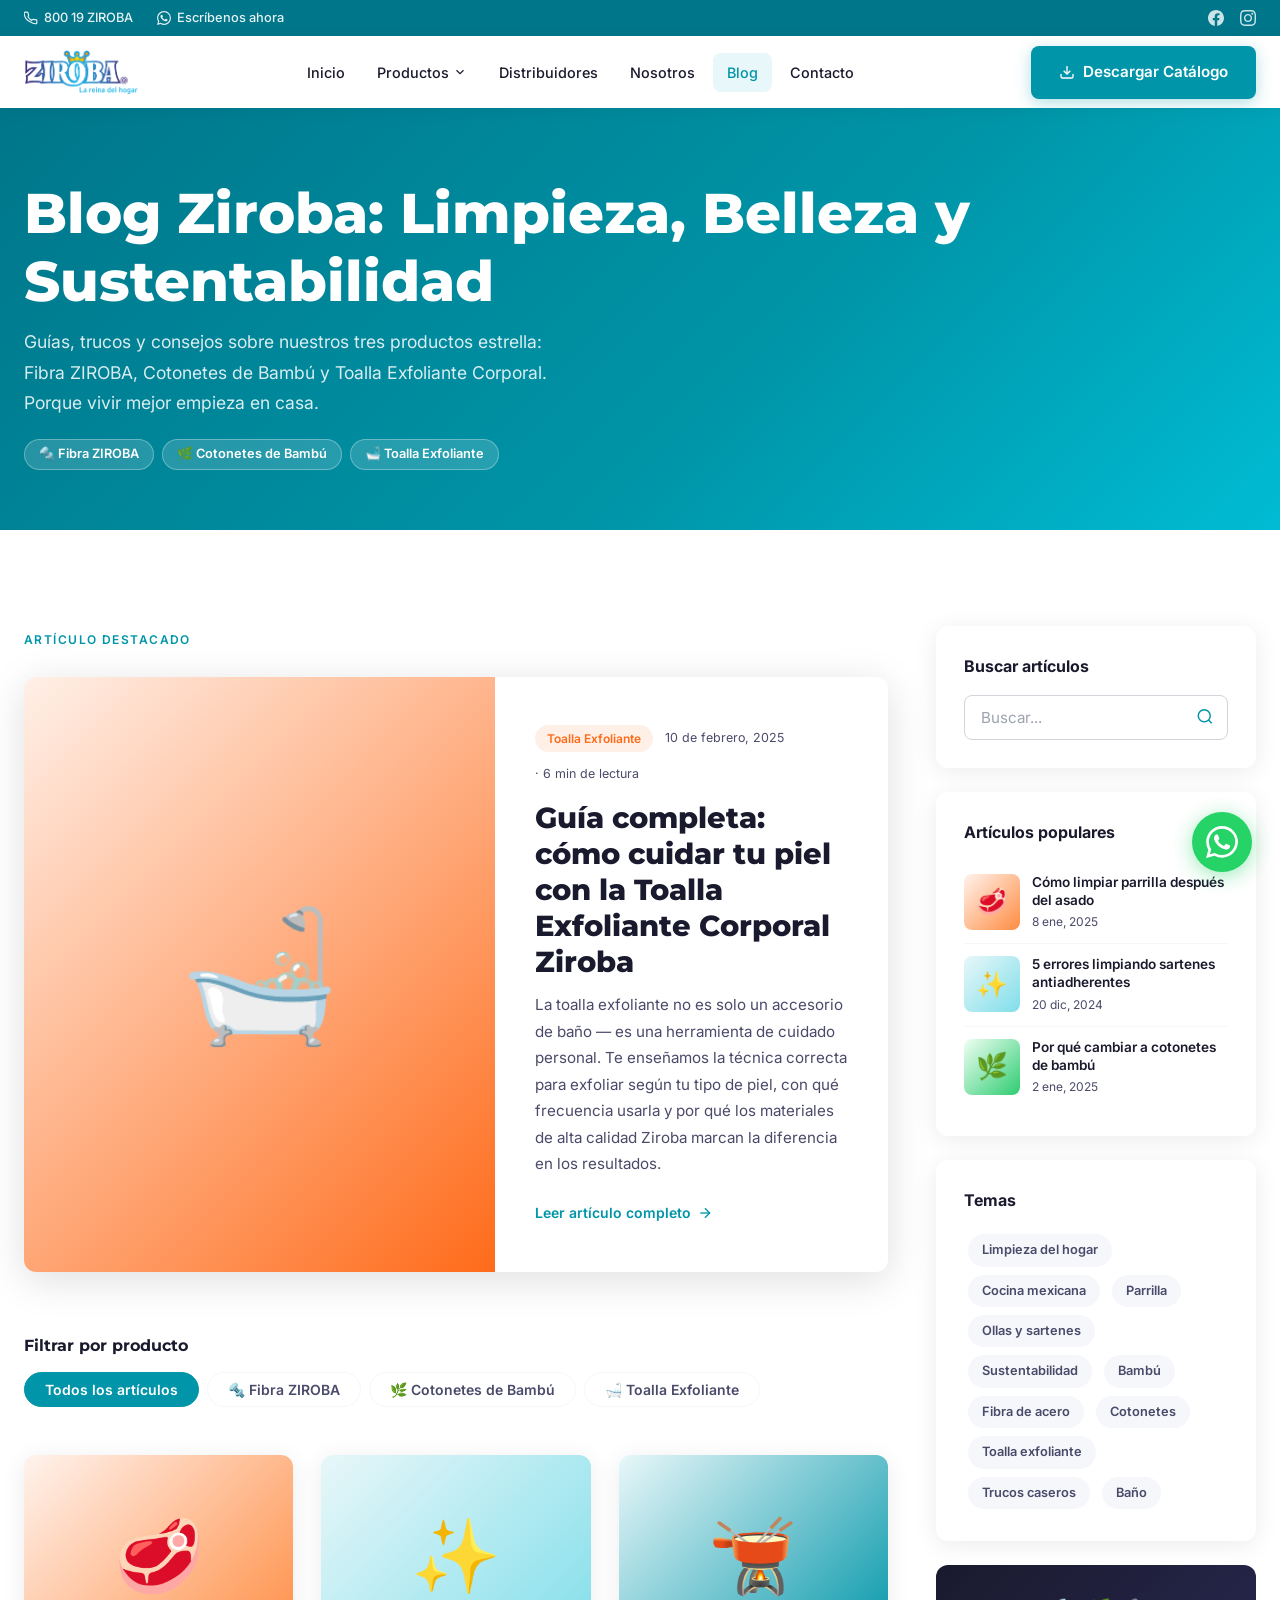
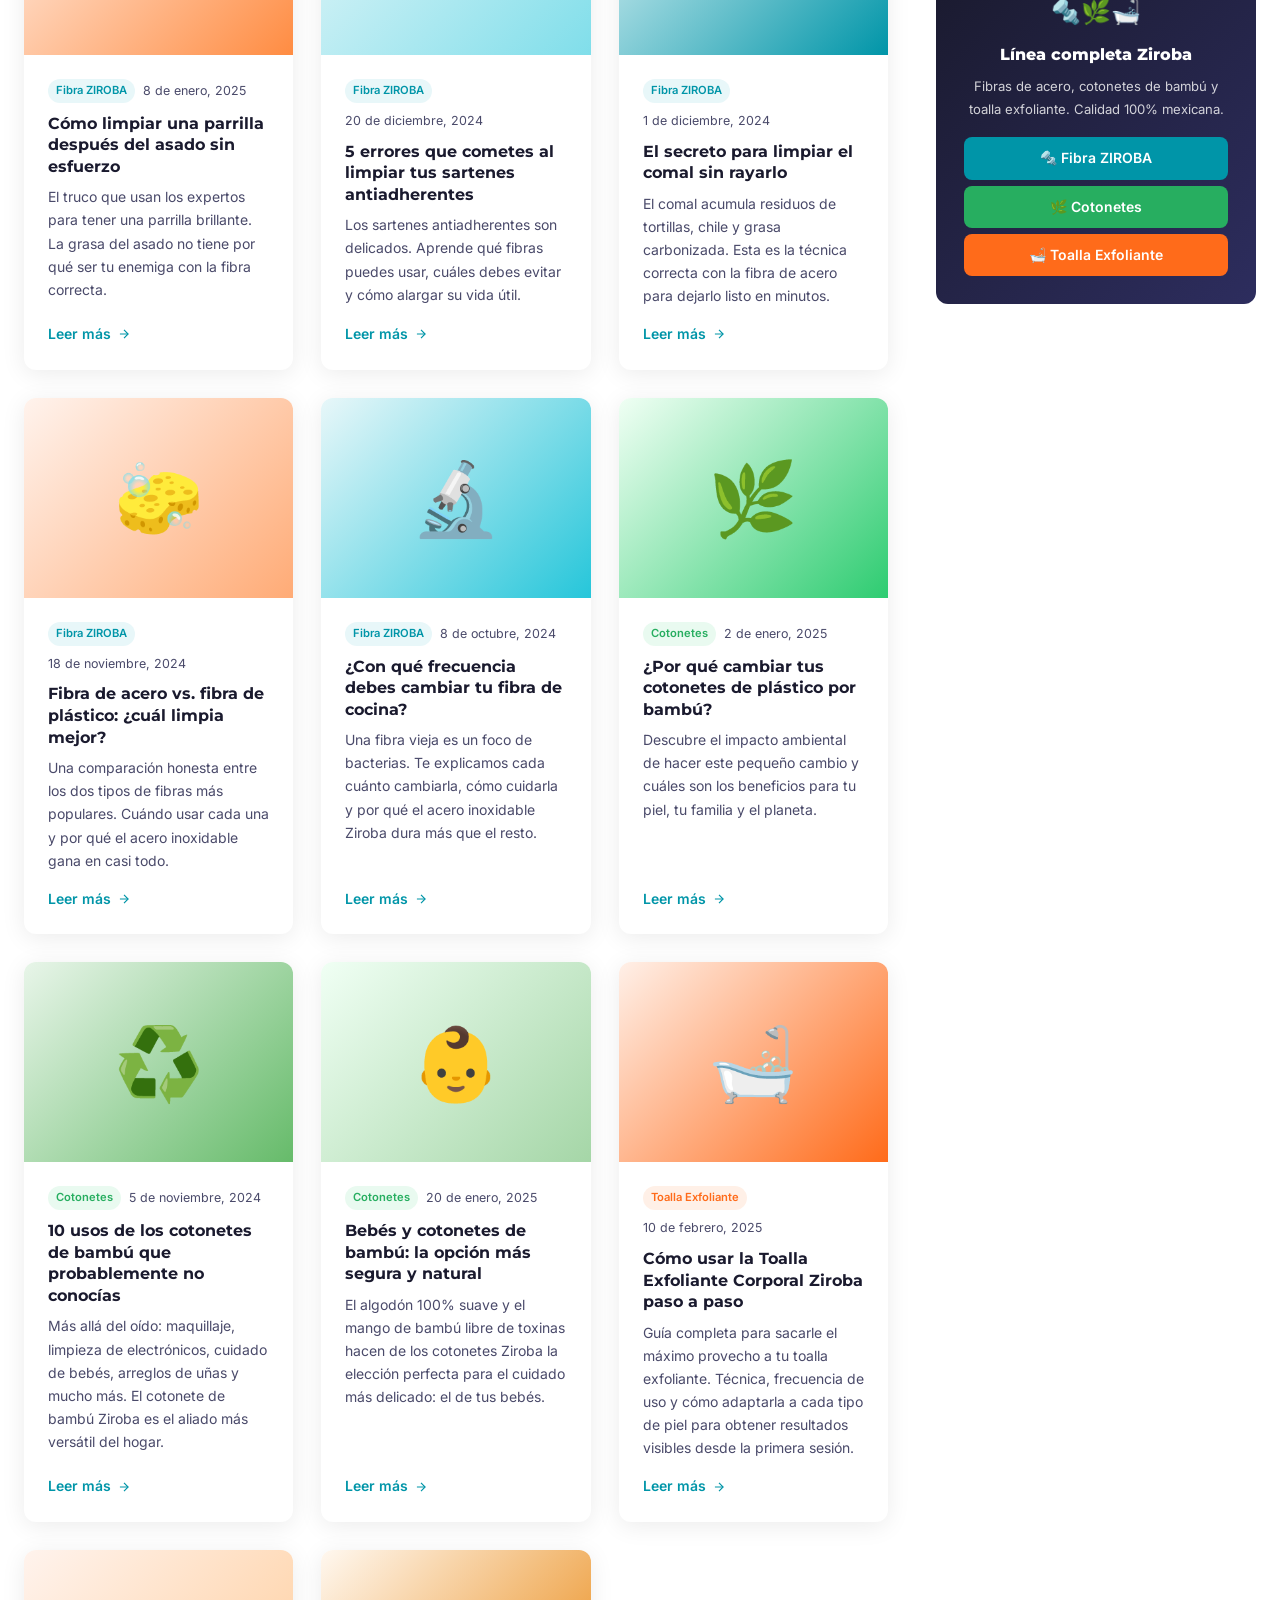
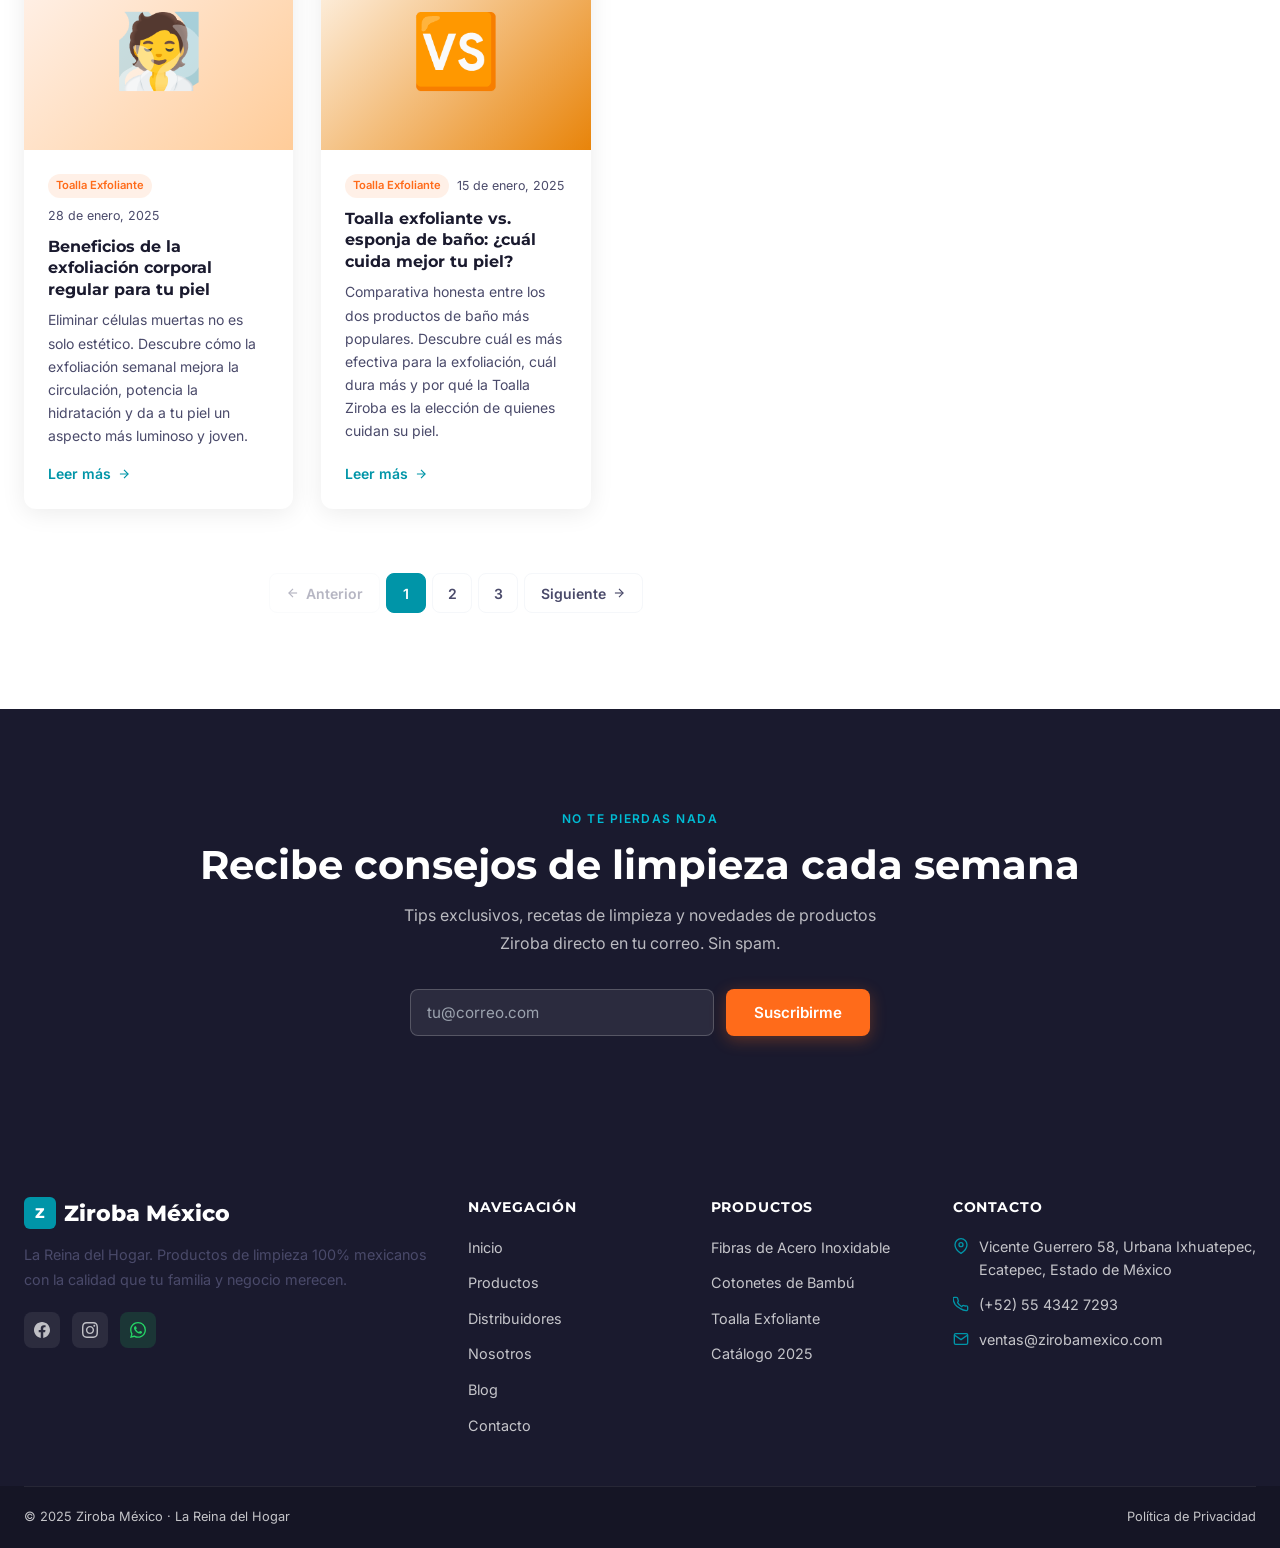
<file: blog.html>
<!DOCTYPE html>
<html lang="es-MX">
<head>
  <meta charset="UTF-8">
  <meta name="viewport" content="width=device-width, initial-scale=1.0">
  <title>Blog — Consejos de Limpieza para el Hogar | Ziroba México</title>
  <meta name="description" content="Consejos, trucos y guías de limpieza del hogar. Aprende cómo limpiar parrillas, ollas, sartenes y más con las fibras Ziroba. Tips para una cocina impecable.">
  <link rel="stylesheet" href="css/main.css">
  <style>
    .blog-hero {
      background: linear-gradient(135deg, var(--teal-dark) 0%, var(--teal) 60%, var(--teal-light) 100%);
      padding: 72px 0 60px;
    }
    .blog-hero h1 { color: white; margin-bottom: 12px; }
    .blog-hero p { color: rgba(255,255,255,.85); font-size: 1.1rem; max-width: 540px; }

    /* Filtros de categoría */
    .category-filters {
      display: flex;
      gap: 8px;
      flex-wrap: wrap;
      margin-bottom: 48px;
    }
    .filter-btn {
      padding: 8px 20px;
      border-radius: 24px;
      font-size: .875rem;
      font-weight: 600;
      border: 1.5px solid var(--gray-light);
      color: var(--gray);
      background: white;
      cursor: pointer;
      transition: all var(--transition);
    }
    .filter-btn:hover, .filter-btn.active {
      background: var(--teal);
      color: white;
      border-color: var(--teal);
    }

    /* Artículo destacado */
    .article-featured {
      display: grid;
      grid-template-columns: 1.2fr 1fr;
      gap: 0;
      background: white;
      border-radius: var(--radius);
      box-shadow: var(--shadow-md);
      overflow: hidden;
      margin-bottom: 64px;
      transition: box-shadow var(--transition), transform var(--transition);
    }
    .article-featured:hover { box-shadow: 0 12px 48px rgba(0,0,0,.15); transform: translateY(-4px); }
    .article-featured__img {
      background: linear-gradient(135deg, var(--teal-pale), #B2EBF2);
      display: flex;
      align-items: center;
      justify-content: center;
      font-size: 8rem;
      min-height: 360px;
    }
    .article-featured__body {
      padding: 48px 40px;
      display: flex;
      flex-direction: column;
      justify-content: center;
    }
    .article-featured__meta {
      display: flex;
      align-items: center;
      gap: 12px;
      margin-bottom: 16px;
      flex-wrap: wrap;
    }
    .article-featured__title {
      font-size: clamp(1.3rem, 2.5vw, 1.8rem);
      font-weight: 800;
      color: var(--navy);
      margin-bottom: 12px;
      line-height: 1.25;
    }
    .article-featured__excerpt {
      color: var(--gray);
      font-size: .95rem;
      line-height: 1.75;
      margin-bottom: 24px;
    }

    /* Grid de artículos */
    .articles-grid {
      display: grid;
      grid-template-columns: repeat(3, 1fr);
      gap: 28px;
    }
    .article-card {
      background: white;
      border-radius: var(--radius);
      box-shadow: var(--shadow);
      overflow: hidden;
      transition: box-shadow var(--transition), transform var(--transition);
      display: flex;
      flex-direction: column;
    }
    .article-card:hover { box-shadow: var(--shadow-md); transform: translateY(-4px); }
    .article-card__img {
      height: 200px;
      display: flex;
      align-items: center;
      justify-content: center;
      font-size: 4.5rem;
      flex-shrink: 0;
    }
    .article-card__body {
      padding: 24px;
      display: flex;
      flex-direction: column;
      flex: 1;
    }
    .article-card__meta {
      display: flex;
      align-items: center;
      gap: 8px;
      margin-bottom: 10px;
      flex-wrap: wrap;
    }
    .article-card__date {
      font-size: .78rem;
      color: var(--gray);
    }
    .article-card__title {
      font-size: 1rem;
      font-weight: 700;
      color: var(--navy);
      margin-bottom: 8px;
      line-height: 1.35;
    }
    .article-card__excerpt {
      font-size: .875rem;
      color: var(--gray);
      line-height: 1.65;
      margin-bottom: 16px;
      flex: 1;
    }
    .article-card__read {
      display: inline-flex;
      align-items: center;
      gap: 6px;
      color: var(--teal);
      font-weight: 600;
      font-size: .875rem;
      transition: gap var(--transition);
      margin-top: auto;
    }
    .article-card__read:hover { gap: 10px; }

    /* Paginación */
    .pagination {
      display: flex;
      align-items: center;
      justify-content: center;
      gap: 6px;
      margin-top: 64px;
    }
    .page-btn {
      width: 40px;
      height: 40px;
      border-radius: 8px;
      display: flex;
      align-items: center;
      justify-content: center;
      font-size: .875rem;
      font-weight: 600;
      border: 1.5px solid var(--gray-light);
      color: var(--gray);
      background: white;
      cursor: pointer;
      transition: all var(--transition);
    }
    .page-btn:hover, .page-btn.active {
      background: var(--teal);
      color: white;
      border-color: var(--teal);
    }
    .page-btn--prev, .page-btn--next { width: auto; padding: 0 16px; gap: 6px; }

    /* Newsletter lateral */
    .blog-layout { display: grid; grid-template-columns: 1fr 320px; gap: 48px; align-items: start; }
    .sidebar { position: sticky; top: 100px; }
    .sidebar-card {
      background: white;
      border-radius: var(--radius);
      box-shadow: var(--shadow);
      padding: 28px;
      margin-bottom: 24px;
    }
    .sidebar-card__title { font-size: 1rem; font-weight: 700; margin-bottom: 16px; }
    .sidebar-tag {
      display: inline-block;
      padding: 6px 14px;
      border-radius: 20px;
      font-size: .8rem;
      font-weight: 600;
      background: var(--gray-light);
      color: var(--gray);
      margin: 4px;
      cursor: pointer;
      transition: all var(--transition);
    }
    .sidebar-tag:hover { background: var(--teal); color: white; }

    @media (max-width: 1024px) {
      .blog-layout { grid-template-columns: 1fr; }
      .sidebar { position: static; }
      .articles-grid { grid-template-columns: repeat(2, 1fr); }
    }
    @media (max-width: 768px) {
      .article-featured { grid-template-columns: 1fr; }
      .article-featured__img { min-height: 200px; }
      .article-featured__body { padding: 28px 24px; }
      .articles-grid { grid-template-columns: 1fr; }
    }
  </style>
</head>
<body>

  <!-- UTILITY BAR -->
  <div class="utility-bar">
    <div class="container">
      <div class="utility-bar__inner">
        <div class="utility-bar__contact">
          <a href="tel:+525543427293" class="utility-bar__item">
            <svg xmlns="http://www.w3.org/2000/svg" viewBox="0 0 24 24" fill="none" stroke="currentColor" stroke-width="2"><path d="M22 16.92v3a2 2 0 01-2.18 2 19.79 19.79 0 01-8.63-3.07A19.5 19.5 0 013.07 12.5 19.79 19.79 0 01.12 4 2 2 0 012.1 2h3a2 2 0 012 1.72c.127.96.361 1.903.7 2.81a2 2 0 01-.45 2.11L6.91 9.91a16 16 0 006.17 6.17l1.08-1.34a2 2 0 012.11-.45c.907.339 1.85.573 2.81.7A2 2 0 0122 16.92z"/></svg>
            800 19 ZIROBA
          </a>
          <a href="https://wa.me/525543427293?text=Hola%2C+me+interesa+conocer+los+productos+Ziroba." target="_blank" rel="noopener" class="utility-bar__item">
            <svg xmlns="http://www.w3.org/2000/svg" viewBox="0 0 24 24" fill="currentColor"><path d="M17.472 14.382c-.297-.149-1.758-.867-2.03-.967c-.273-.099-.471-.148-.67.15-.197.297-.767.966-.94 1.164-.173.199-.347.223-.644.075-.297-.15-1.255-.463-2.39-1.475-.883-.788-1.48-1.761-1.653-2.059-.173-.297-.018-.458.13-.606.134-.133.298-.347.446-.52.149-.174.198-.298.298-.497.099-.198.05-.371-.025-.52-.075-.149-.669-1.612-.916-2.207-.242-.579-.487-.5-.669-.51-.173-.008-.371-.01-.57-.01-.198 0-.52.074-.792.372-.272.297-1.04 1.016-1.04 2.479 0 1.462 1.065 2.875 1.213 3.074.149.198 2.096 3.2 5.077 4.487.709.306 1.262.489 1.694.625.712.227 1.36.195 1.871.118.571-.085 1.758-.719 2.006-1.413.248-.694.248-1.289.173-1.413-.074-.124-.272-.198-.57-.347m-5.421 7.403h-.004a9.87 9.87 0 01-5.031-1.378l-.361-.214-3.741.982.998-3.648-.235-.374a9.86 9.86 0 01-1.51-5.26c.001-5.45 4.436-9.884 9.888-9.884 2.64 0 5.122 1.03 6.988 2.898a9.825 9.825 0 012.893 6.994c-.003 5.45-4.437 9.884-9.885 9.884m8.413-18.297A11.815 11.815 0 0012.05 0C5.495 0 .16 5.335.157 11.892c0 2.096.547 4.142 1.588 5.945L.057 24l6.305-1.654a11.882 11.882 0 005.683 1.448h.005c6.554 0 11.89-5.335 11.893-11.893a11.821 11.821 0 00-3.48-8.413z"/></svg>
            Escríbenos ahora
          </a>
        </div>
        <div class="utility-bar__socials">
          <a href="#" aria-label="Facebook"><svg xmlns="http://www.w3.org/2000/svg" viewBox="0 0 24 24" fill="currentColor"><path d="M24 12.073c0-6.627-5.373-12-12-12s-12 5.373-12 12c0 5.99 4.388 10.954 10.125 11.854v-8.385H7.078v-3.47h3.047V9.43c0-3.007 1.792-4.669 4.533-4.669 1.312 0 2.686.235 2.686.235v2.953H15.83c-1.491 0-1.956.925-1.956 1.874v2.25h3.328l-.532 3.47h-2.796v8.385C19.612 23.027 24 18.062 24 12.073z"/></svg></a>
          <a href="#" aria-label="Instagram"><svg xmlns="http://www.w3.org/2000/svg" viewBox="0 0 24 24" fill="currentColor"><path d="M12 2.163c3.204 0 3.584.012 4.85.07 3.252.148 4.771 1.691 4.919 4.919.058 1.265.069 1.645.069 4.849 0 3.205-.012 3.584-.069 4.849-.149 3.225-1.664 4.771-4.919 4.919-1.266.058-1.644.07-4.85.07-3.204 0-3.584-.012-4.849-.07-3.26-.149-4.771-1.699-4.919-4.92-.058-1.265-.07-1.644-.07-4.849 0-3.204.013-3.583.07-4.849.149-3.227 1.664-4.771 4.919-4.919 1.266-.057 1.645-.069 4.849-.069zm0-2.163c-3.259 0-3.667.014-4.947.072-4.358.2-6.78 2.618-6.98 6.98-.059 1.281-.073 1.689-.073 4.948 0 3.259.014 3.668.072 4.948.2 4.358 2.618 6.78 6.98 6.98 1.281.058 1.689.072 4.948.072 3.259 0 3.668-.014 4.948-.072 4.354-.2 6.782-2.618 6.979-6.98.059-1.28.073-1.689.073-4.948 0-3.259-.014-3.667-.072-4.947-.196-4.354-2.617-6.78-6.979-6.98-1.281-.059-1.69-.073-4.949-.073zm0 5.838c-3.403 0-6.162 2.759-6.162 6.162s2.759 6.163 6.162 6.163 6.162-2.759 6.162-6.163c0-3.403-2.759-6.162-6.162-6.162zm0 10.162c-2.209 0-4-1.79-4-4 0-2.209 1.791-4 4-4s4 1.791 4 4c0 2.21-1.791 4-4 4zm6.406-11.845c-.796 0-1.441.645-1.441 1.44s.645 1.44 1.441 1.44c.795 0 1.439-.645 1.439-1.44s-.644-1.44-1.439-1.44z"/></svg></a>
        </div>
      </div>
    </div>
  </div>

  <!-- NAVBAR -->
  <nav class="navbar">
    <div class="container">
      <div class="navbar__inner">
        <a href="index.html" class="navbar__logo">
          <img src="imagenes/zirobalogo.png" alt="Ziroba México" style="height:44px;width:auto;object-fit:contain;">
        </a>
        <div class="navbar__nav">
          <a href="index.html" class="navbar__link">Inicio</a>
          <div class="navbar__dropdown">
            <a href="productos.html" class="navbar__link navbar__dropdown-toggle">
              Productos
              <svg xmlns="http://www.w3.org/2000/svg" viewBox="0 0 24 24" fill="none" stroke="currentColor" stroke-width="2"><polyline points="6 9 12 15 18 9"/></svg>
            </a>
            <div class="navbar__dropdown-menu">
              <a href="productos.html#fibras" class="navbar__dropdown-item">
                <svg xmlns="http://www.w3.org/2000/svg" viewBox="0 0 24 24" fill="none" stroke="currentColor" stroke-width="2"><circle cx="12" cy="12" r="10"/><line x1="12" y1="8" x2="12" y2="16"/><line x1="8" y1="12" x2="16" y2="12"/></svg>
                Fibras de Acero Inoxidable
              </a>
              <a href="productos.html#cotonetes" class="navbar__dropdown-item">
                <svg xmlns="http://www.w3.org/2000/svg" viewBox="0 0 24 24" fill="none" stroke="currentColor" stroke-width="2"><path d="M12 2v20M2 12h20"/></svg>
                Cotonetes de Bambú
              </a>
              <a href="productos.html#toallas" class="navbar__dropdown-item">
                <svg xmlns="http://www.w3.org/2000/svg" viewBox="0 0 24 24" fill="none" stroke="currentColor" stroke-width="2"><rect x="3" y="3" width="18" height="18" rx="3"/></svg>
                Toalla Exfoliante
              </a>
            </div>
          </div>
          <a href="distribuidores.html" class="navbar__link">Distribuidores</a>
          <a href="nosotros.html" class="navbar__link">Nosotros</a>
          <!--  <a href="donde-comprar.html" class="navbar__link">Dónde Comprar</a> -->
          <a href="blog.html" class="navbar__link active">Blog</a>
          <a href="contacto.html" class="navbar__link">Contacto</a>
        </div>
        <a href="catalogo.html" class="btn btn--primary navbar__cta">
          <svg xmlns="http://www.w3.org/2000/svg" width="16" height="16" viewBox="0 0 24 24" fill="none" stroke="currentColor" stroke-width="2"><path d="M21 15v4a2 2 0 01-2 2H5a2 2 0 01-2-2v-4"/><polyline points="7 10 12 15 17 10"/><line x1="12" y1="15" x2="12" y2="3"/></svg>
          Descargar Catálogo
        </a>
        <button class="navbar__hamburger" aria-label="Abrir menú"><span></span><span></span><span></span></button>
      </div>
    </div>
  </nav>

  <div class="navbar__mobile">
    <a href="index.html" class="navbar__mobile-link">Inicio</a>
    <a href="productos.html" class="navbar__mobile-link">Productos</a>
    <a href="distribuidores.html" class="navbar__mobile-link">Distribuidores</a>
    <a href="nosotros.html" class="navbar__mobile-link">Nosotros</a>
   <!-- <a href="donde-comprar.html" class="navbar__mobile-link">Dónde Comprar</a> -->
    <a href="blog.html" class="navbar__mobile-link">Blog</a>
    <a href="contacto.html" class="navbar__mobile-link">Contacto</a>
    <div class="navbar__mobile-ctas">
      <a href="catalogo.html" class="btn btn--primary" style="justify-content:center;">Descargar Catálogo</a>
    </div>
  </div>

   <!-- HERO  -->
  <section class="blog-hero">
    <div class="container">
      <h1>Blog Ziroba: Limpieza, Belleza y Sustentabilidad</h1>
      <p>Guías, trucos y consejos sobre nuestros tres productos estrella: Fibra ZIROBA, Cotonetes de Bambú y Toalla Exfoliante Corporal. Porque vivir mejor empieza en casa.</p>
      <div style="display:flex;gap:8px;flex-wrap:wrap;margin-top:20px;">
        <span style="background:rgba(255,255,255,.15);border:1px solid rgba(255,255,255,.3);color:white;font-size:.8rem;font-weight:600;padding:4px 14px;border-radius:100px;">🔩 Fibra ZIROBA</span>
        <span style="background:rgba(255,255,255,.15);border:1px solid rgba(255,255,255,.3);color:white;font-size:.8rem;font-weight:600;padding:4px 14px;border-radius:100px;">🌿 Cotonetes de Bambú</span>
        <span style="background:rgba(255,255,255,.15);border:1px solid rgba(255,255,255,.3);color:white;font-size:.8rem;font-weight:600;padding:4px 14px;border-radius:100px;">🛁 Toalla Exfoliante</span>
      </div>
    </div>
  </section>

  <!-- CONTENIDO PRINCIPAL -->
  <section class="section">
    <div class="container">
      <div class="blog-layout">

        <!-- COLUMNA PRINCIPAL -->
        <div>

          <!-- ARTÍCULO DESTACADO -->
          <div style="margin-bottom:16px;">
            <span class="section-label">Artículo destacado</span>
          </div>
          <a href="#" class="article-featured reveal" style="display:grid;text-decoration:none;">
            <div class="article-featured__img" style="background:linear-gradient(135deg,#FFF0E8,#FF6B1A);">🛁</div>
            <div class="article-featured__body">
              <div class="article-featured__meta">
                <span class="badge badge--orange">Toalla Exfoliante</span>
                <span class="article-card__date">10 de febrero, 2025</span>
                <span style="font-size:.78rem;color:var(--gray);">· 6 min de lectura</span>
              </div>
              <h2 class="article-featured__title">Guía completa: cómo cuidar tu piel con la Toalla Exfoliante Corporal Ziroba</h2>
              <p class="article-featured__excerpt">La toalla exfoliante no es solo un accesorio de baño — es una herramienta de cuidado personal. Te enseñamos la técnica correcta para exfoliar según tu tipo de piel, con qué frecuencia usarla y por qué los materiales de alta calidad Ziroba marcan la diferencia en los resultados.</p>
              <div style="display:flex;align-items:center;gap:10px;">
                <span class="article-card__read">
                  Leer artículo completo
                  <svg xmlns="http://www.w3.org/2000/svg" width="16" height="16" viewBox="0 0 24 24" fill="none" stroke="currentColor" stroke-width="2"><line x1="5" y1="12" x2="19" y2="12"/><polyline points="12 5 19 12 12 19"/></svg>
                </span>
              </div>
            </div>
          </a>

          <!-- FILTROS DE CATEGORÍA -->
          <div style="margin: 48px 0 32px;">
            <h3 style="margin-bottom:16px;font-size:1rem;">Filtrar por producto</h3>
            <div class="category-filters">
              <button class="filter-btn active" onclick="filtrarCategoria('todos', this)">Todos los artículos</button>
              <button class="filter-btn" onclick="filtrarCategoria('fibras', this)">🔩 Fibra ZIROBA</button>
              <button class="filter-btn" onclick="filtrarCategoria('cotonetes', this)">🌿 Cotonetes de Bambú</button>
              <button class="filter-btn" onclick="filtrarCategoria('toallas', this)">🛁 Toalla Exfoliante</button>
            </div>
          </div>

          <!-- GRID DE ARTÍCULOS -->
          <div class="articles-grid" id="articles-grid">

            <!-- FIBRA ZIROBA -->
            <article class="article-card reveal" data-cat="fibras">
              <div class="article-card__img" style="background:linear-gradient(135deg,#FFF3ED,#FF8C42);">🥩</div>
              <div class="article-card__body">
                <div class="article-card__meta">
                  <span class="badge badge--teal" style="font-size:.7rem;padding:3px 8px;">Fibra ZIROBA</span>
                  <span class="article-card__date">8 de enero, 2025</span>
                </div>
                <h3 class="article-card__title">Cómo limpiar una parrilla después del asado sin esfuerzo</h3>
                <p class="article-card__excerpt">El truco que usan los expertos para tener una parrilla brillante. La grasa del asado no tiene por qué ser tu enemiga con la fibra correcta.</p>
                <a href="#" class="article-card__read">Leer más <svg xmlns="http://www.w3.org/2000/svg" width="14" height="14" viewBox="0 0 24 24" fill="none" stroke="currentColor" stroke-width="2"><line x1="5" y1="12" x2="19" y2="12"/><polyline points="12 5 19 12 12 19"/></svg></a>
              </div>
            </article>

            <article class="article-card reveal reveal-delay-1" data-cat="fibras">
              <div class="article-card__img" style="background:linear-gradient(135deg,var(--teal-pale),#80DEEA);">✨</div>
              <div class="article-card__body">
                <div class="article-card__meta">
                  <span class="badge badge--teal" style="font-size:.7rem;padding:3px 8px;">Fibra ZIROBA</span>
                  <span class="article-card__date">20 de diciembre, 2024</span>
                </div>
                <h3 class="article-card__title">5 errores que cometes al limpiar tus sartenes antiadherentes</h3>
                <p class="article-card__excerpt">Los sartenes antiadherentes son delicados. Aprende qué fibras puedes usar, cuáles debes evitar y cómo alargar su vida útil.</p>
                <a href="#" class="article-card__read">Leer más <svg xmlns="http://www.w3.org/2000/svg" width="14" height="14" viewBox="0 0 24 24" fill="none" stroke="currentColor" stroke-width="2"><line x1="5" y1="12" x2="19" y2="12"/><polyline points="12 5 19 12 12 19"/></svg></a>
              </div>
            </article>

            <article class="article-card reveal reveal-delay-2" data-cat="fibras">
              <div class="article-card__img" style="background:linear-gradient(135deg,#E8F7F9,#0095A8);">🫕</div>
              <div class="article-card__body">
                <div class="article-card__meta">
                  <span class="badge badge--teal" style="font-size:.7rem;padding:3px 8px;">Fibra ZIROBA</span>
                  <span class="article-card__date">1 de diciembre, 2024</span>
                </div>
                <h3 class="article-card__title">El secreto para limpiar el comal sin rayarlo</h3>
                <p class="article-card__excerpt">El comal acumula residuos de tortillas, chile y grasa carbonizada. Esta es la técnica correcta con la fibra de acero para dejarlo listo en minutos.</p>
                <a href="#" class="article-card__read">Leer más <svg xmlns="http://www.w3.org/2000/svg" width="14" height="14" viewBox="0 0 24 24" fill="none" stroke="currentColor" stroke-width="2"><line x1="5" y1="12" x2="19" y2="12"/><polyline points="12 5 19 12 12 19"/></svg></a>
              </div>
            </article>

            <article class="article-card reveal" data-cat="fibras">
              <div class="article-card__img" style="background:linear-gradient(135deg,#FFF3ED,#FFAB76);">🧽</div>
              <div class="article-card__body">
                <div class="article-card__meta">
                  <span class="badge badge--teal" style="font-size:.7rem;padding:3px 8px;">Fibra ZIROBA</span>
                  <span class="article-card__date">18 de noviembre, 2024</span>
                </div>
                <h3 class="article-card__title">Fibra de acero vs. fibra de plástico: ¿cuál limpia mejor?</h3>
                <p class="article-card__excerpt">Una comparación honesta entre los dos tipos de fibras más populares. Cuándo usar cada una y por qué el acero inoxidable gana en casi todo.</p>
                <a href="#" class="article-card__read">Leer más <svg xmlns="http://www.w3.org/2000/svg" width="14" height="14" viewBox="0 0 24 24" fill="none" stroke="currentColor" stroke-width="2"><line x1="5" y1="12" x2="19" y2="12"/><polyline points="12 5 19 12 12 19"/></svg></a>
              </div>
            </article>

            <article class="article-card reveal reveal-delay-1" data-cat="fibras">
              <div class="article-card__img" style="background:linear-gradient(135deg,#E8F7F9,#26C6DA);">🔬</div>
              <div class="article-card__body">
                <div class="article-card__meta">
                  <span class="badge badge--teal" style="font-size:.7rem;padding:3px 8px;">Fibra ZIROBA</span>
                  <span class="article-card__date">8 de octubre, 2024</span>
                </div>
                <h3 class="article-card__title">¿Con qué frecuencia debes cambiar tu fibra de cocina?</h3>
                <p class="article-card__excerpt">Una fibra vieja es un foco de bacterias. Te explicamos cada cuánto cambiarla, cómo cuidarla y por qué el acero inoxidable Ziroba dura más que el resto.</p>
                <a href="#" class="article-card__read">Leer más <svg xmlns="http://www.w3.org/2000/svg" width="14" height="14" viewBox="0 0 24 24" fill="none" stroke="currentColor" stroke-width="2"><line x1="5" y1="12" x2="19" y2="12"/><polyline points="12 5 19 12 12 19"/></svg></a>
              </div>
            </article>

            <!-- COTONETES DE BAMBÚ -->
            <article class="article-card reveal reveal-delay-2" data-cat="cotonetes">
              <div class="article-card__img" style="background:linear-gradient(135deg,#F0FFF4,#2ECC71);">🌿</div>
              <div class="article-card__body">
                <div class="article-card__meta">
                  <span class="badge" style="background:rgba(46,204,113,.1);color:#27ae60;font-size:.7rem;padding:3px 8px;">Cotonetes</span>
                  <span class="article-card__date">2 de enero, 2025</span>
                </div>
                <h3 class="article-card__title">¿Por qué cambiar tus cotonetes de plástico por bambú?</h3>
                <p class="article-card__excerpt">Descubre el impacto ambiental de hacer este pequeño cambio y cuáles son los beneficios para tu piel, tu familia y el planeta.</p>
                <a href="#" class="article-card__read">Leer más <svg xmlns="http://www.w3.org/2000/svg" width="14" height="14" viewBox="0 0 24 24" fill="none" stroke="currentColor" stroke-width="2"><line x1="5" y1="12" x2="19" y2="12"/><polyline points="12 5 19 12 12 19"/></svg></a>
              </div>
            </article>

            <article class="article-card reveal" data-cat="cotonetes">
              <div class="article-card__img" style="background:linear-gradient(135deg,#E8F5E9,#66BB6A);">♻️</div>
              <div class="article-card__body">
                <div class="article-card__meta">
                  <span class="badge" style="background:rgba(46,204,113,.1);color:#27ae60;font-size:.7rem;padding:3px 8px;">Cotonetes</span>
                  <span class="article-card__date">5 de noviembre, 2024</span>
                </div>
                <h3 class="article-card__title">10 usos de los cotonetes de bambú que probablemente no conocías</h3>
                <p class="article-card__excerpt">Más allá del oído: maquillaje, limpieza de electrónicos, cuidado de bebés, arreglos de uñas y mucho más. El cotonete de bambú Ziroba es el aliado más versátil del hogar.</p>
                <a href="#" class="article-card__read">Leer más <svg xmlns="http://www.w3.org/2000/svg" width="14" height="14" viewBox="0 0 24 24" fill="none" stroke="currentColor" stroke-width="2"><line x1="5" y1="12" x2="19" y2="12"/><polyline points="12 5 19 12 12 19"/></svg></a>
              </div>
            </article>

            <article class="article-card reveal reveal-delay-1" data-cat="cotonetes">
              <div class="article-card__img" style="background:linear-gradient(135deg,#F0FFF4,#A5D6A7);">👶</div>
              <div class="article-card__body">
                <div class="article-card__meta">
                  <span class="badge" style="background:rgba(46,204,113,.1);color:#27ae60;font-size:.7rem;padding:3px 8px;">Cotonetes</span>
                  <span class="article-card__date">20 de enero, 2025</span>
                </div>
                <h3 class="article-card__title">Bebés y cotonetes de bambú: la opción más segura y natural</h3>
                <p class="article-card__excerpt">El algodón 100% suave y el mango de bambú libre de toxinas hacen de los cotonetes Ziroba la elección perfecta para el cuidado más delicado: el de tus bebés.</p>
                <a href="#" class="article-card__read">Leer más <svg xmlns="http://www.w3.org/2000/svg" width="14" height="14" viewBox="0 0 24 24" fill="none" stroke="currentColor" stroke-width="2"><line x1="5" y1="12" x2="19" y2="12"/><polyline points="12 5 19 12 12 19"/></svg></a>
              </div>
            </article>

            <!-- TOALLA EXFOLIANTE -->
            <article class="article-card reveal reveal-delay-2" data-cat="toallas">
              <div class="article-card__img" style="background:linear-gradient(135deg,#FFF0E8,#FF6B1A);">🛁</div>
              <div class="article-card__body">
                <div class="article-card__meta">
                  <span class="badge badge--orange" style="font-size:.7rem;padding:3px 8px;">Toalla Exfoliante</span>
                  <span class="article-card__date">10 de febrero, 2025</span>
                </div>
                <h3 class="article-card__title">Cómo usar la Toalla Exfoliante Corporal Ziroba paso a paso</h3>
                <p class="article-card__excerpt">Guía completa para sacarle el máximo provecho a tu toalla exfoliante. Técnica, frecuencia de uso y cómo adaptarla a cada tipo de piel para obtener resultados visibles desde la primera sesión.</p>
                <a href="#" class="article-card__read">Leer más <svg xmlns="http://www.w3.org/2000/svg" width="14" height="14" viewBox="0 0 24 24" fill="none" stroke="currentColor" stroke-width="2"><line x1="5" y1="12" x2="19" y2="12"/><polyline points="12 5 19 12 12 19"/></svg></a>
              </div>
            </article>

            <article class="article-card reveal" data-cat="toallas">
              <div class="article-card__img" style="background:linear-gradient(135deg,#FFF3ED,#FFCC99);">🧖</div>
              <div class="article-card__body">
                <div class="article-card__meta">
                  <span class="badge badge--orange" style="font-size:.7rem;padding:3px 8px;">Toalla Exfoliante</span>
                  <span class="article-card__date">28 de enero, 2025</span>
                </div>
                <h3 class="article-card__title">Beneficios de la exfoliación corporal regular para tu piel</h3>
                <p class="article-card__excerpt">Eliminar células muertas no es solo estético. Descubre cómo la exfoliación semanal mejora la circulación, potencia la hidratación y da a tu piel un aspecto más luminoso y joven.</p>
                <a href="#" class="article-card__read">Leer más <svg xmlns="http://www.w3.org/2000/svg" width="14" height="14" viewBox="0 0 24 24" fill="none" stroke="currentColor" stroke-width="2"><line x1="5" y1="12" x2="19" y2="12"/><polyline points="12 5 19 12 12 19"/></svg></a>
              </div>
            </article>

            <article class="article-card reveal reveal-delay-1" data-cat="toallas">
              <div class="article-card__img" style="background:linear-gradient(135deg,#FFF8F0,#E8840A);">🆚</div>
              <div class="article-card__body">
                <div class="article-card__meta">
                  <span class="badge badge--orange" style="font-size:.7rem;padding:3px 8px;">Toalla Exfoliante</span>
                  <span class="article-card__date">15 de enero, 2025</span>
                </div>
                <h3 class="article-card__title">Toalla exfoliante vs. esponja de baño: ¿cuál cuida mejor tu piel?</h3>
                <p class="article-card__excerpt">Comparativa honesta entre los dos productos de baño más populares. Descubre cuál es más efectiva para la exfoliación, cuál dura más y por qué la Toalla Ziroba es la elección de quienes cuidan su piel.</p>
                <a href="#" class="article-card__read">Leer más <svg xmlns="http://www.w3.org/2000/svg" width="14" height="14" viewBox="0 0 24 24" fill="none" stroke="currentColor" stroke-width="2"><line x1="5" y1="12" x2="19" y2="12"/><polyline points="12 5 19 12 12 19"/></svg></a>
              </div>
            </article>

          </div>

          <!-- MENSAJE SIN RESULTADOS -->
          <div id="no-articles" style="display:none;text-align:center;padding:64px 0;">
            <div style="font-size:3rem;margin-bottom:16px;">📝</div>
            <h3 style="margin-bottom:8px;">Próximamente más artículos</h3>
            <p>Estamos preparando contenido en esta categoría. Regresa pronto.</p>
          </div>

          <!-- PAGINACIÓN -->
          <div class="pagination" id="pagination">
            <button class="page-btn page-btn--prev" disabled style="opacity:.4;cursor:not-allowed;">
              <svg xmlns="http://www.w3.org/2000/svg" width="14" height="14" viewBox="0 0 24 24" fill="none" stroke="currentColor" stroke-width="2"><line x1="19" y1="12" x2="5" y2="12"/><polyline points="12 5 5 12 12 19"/></svg>
              Anterior
            </button>
            <button class="page-btn active">1</button>
            <button class="page-btn">2</button>
            <button class="page-btn">3</button>
            <button class="page-btn page-btn--next">
              Siguiente
              <svg xmlns="http://www.w3.org/2000/svg" width="14" height="14" viewBox="0 0 24 24" fill="none" stroke="currentColor" stroke-width="2"><line x1="5" y1="12" x2="19" y2="12"/><polyline points="12 5 19 12 12 19"/></svg>
            </button>
          </div>

        </div>

        <!-- SIDEBAR -->
        <aside class="sidebar">

          <!-- Búsqueda -->
          <div class="sidebar-card">
            <div class="sidebar-card__title">Buscar artículos</div>
            <div style="position:relative;">
              <input type="text" class="form-control" placeholder="Buscar..." id="blog-search" style="padding-right:44px;">
              <button onclick="buscarArticulos()" style="position:absolute;right:10px;top:50%;transform:translateY(-50%);background:none;border:none;color:var(--teal);cursor:pointer;padding:4px;">
                <svg xmlns="http://www.w3.org/2000/svg" width="18" height="18" viewBox="0 0 24 24" fill="none" stroke="currentColor" stroke-width="2"><circle cx="11" cy="11" r="8"/><line x1="21" y1="21" x2="16.65" y2="16.65"/></svg>
              </button>
            </div>
          </div>

          <!-- Artículos populares -->
          <div class="sidebar-card">
            <div class="sidebar-card__title">Artículos populares</div>
            <div style="display:flex;flex-direction:column;gap:0;">
              <a href="#" style="display:flex;gap:12px;padding:12px 0;border-bottom:1px solid var(--gray-light);text-decoration:none;">
                <div style="width:56px;height:56px;background:linear-gradient(135deg,#FFF3ED,#FF8C42);border-radius:8px;display:flex;align-items:center;justify-content:center;font-size:1.6rem;flex-shrink:0;">🥩</div>
                <div>
                  <div style="font-size:.85rem;font-weight:600;color:var(--navy);line-height:1.3;margin-bottom:3px;">Cómo limpiar parrilla después del asado</div>
                  <div style="font-size:.75rem;color:var(--gray);">8 ene, 2025</div>
                </div>
              </a>
              <a href="#" style="display:flex;gap:12px;padding:12px 0;border-bottom:1px solid var(--gray-light);text-decoration:none;">
                <div style="width:56px;height:56px;background:linear-gradient(135deg,var(--teal-pale),#80DEEA);border-radius:8px;display:flex;align-items:center;justify-content:center;font-size:1.6rem;flex-shrink:0;">✨</div>
                <div>
                  <div style="font-size:.85rem;font-weight:600;color:var(--navy);line-height:1.3;margin-bottom:3px;">5 errores limpiando sartenes antiadherentes</div>
                  <div style="font-size:.75rem;color:var(--gray);">20 dic, 2024</div>
                </div>
              </a>
              <a href="#" style="display:flex;gap:12px;padding:12px 0;text-decoration:none;">
                <div style="width:56px;height:56px;background:linear-gradient(135deg,#F0FFF4,#2ECC71);border-radius:8px;display:flex;align-items:center;justify-content:center;font-size:1.6rem;flex-shrink:0;">🌿</div>
                <div>
                  <div style="font-size:.85rem;font-weight:600;color:var(--navy);line-height:1.3;margin-bottom:3px;">Por qué cambiar a cotonetes de bambú</div>
                  <div style="font-size:.75rem;color:var(--gray);">2 ene, 2025</div>
                </div>
              </a>
            </div>
          </div>

          <!-- Tags -->
          <div class="sidebar-card">
            <div class="sidebar-card__title">Temas</div>
            <div>
              <span class="sidebar-tag">Limpieza del hogar</span>
              <span class="sidebar-tag">Cocina mexicana</span>
              <span class="sidebar-tag">Parrilla</span>
              <span class="sidebar-tag">Ollas y sartenes</span>
              <span class="sidebar-tag">Sustentabilidad</span>
              <span class="sidebar-tag">Bambú</span>
              <span class="sidebar-tag">Fibra de acero</span>
              <span class="sidebar-tag">Cotonetes</span>
              <span class="sidebar-tag">Toalla exfoliante</span>
              <span class="sidebar-tag">Trucos caseros</span>
              <span class="sidebar-tag">Baño</span>
            </div>
          </div>

          <!-- CTA productos -->
          <div style="background:linear-gradient(135deg,var(--navy),#2D2D5E);border-radius:var(--radius);padding:28px;color:white;text-align:center;">
            <div style="font-size:1.5rem;margin-bottom:10px;display:flex;justify-content:center;gap:6px;">🔩🌿🛁</div>
            <div style="font-family:'Montserrat',sans-serif;font-weight:800;font-size:1rem;margin-bottom:8px;">Línea completa Ziroba</div>
            <p style="color:rgba(255,255,255,.8);font-size:.82rem;margin-bottom:16px;">Fibras de acero, cotonetes de bambú y toalla exfoliante. Calidad 100% mexicana.</p>
            <a href="productos.html#fibras" class="btn btn--sm" style="width:100%;justify-content:center;background:var(--teal);color:white;margin-bottom:6px;">🔩 Fibra ZIROBA</a>
            <a href="productos.html#cotonetes" class="btn btn--sm" style="width:100%;justify-content:center;background:#27ae60;color:white;margin-bottom:6px;">🌿 Cotonetes</a>
            <a href="productos.html#toallas" class="btn btn--sm" style="width:100%;justify-content:center;background:var(--orange);color:white;">🛁 Toalla Exfoliante</a>
          </div>

        </aside>

      </div>
    </div>
  </section>

  <!-- NEWSLETTER -->
  <section class="section section--dark">
    <div class="container text-center">
      <span class="section-label" style="color:var(--teal-light);">No te pierdas nada</span>
      <h2 style="color:white;margin-bottom:12px;">Recibe consejos de limpieza cada semana</h2>
      <p style="color:rgba(255,255,255,.7);margin-bottom:32px;max-width:480px;margin-left:auto;margin-right:auto;">Tips exclusivos, recetas de limpieza y novedades de productos Ziroba directo en tu correo. Sin spam.</p>
      <form data-form="blog-newsletter" style="max-width:460px;margin:0 auto;">
        <div class="form-inline">
          <input type="email" class="form-control" placeholder="tu@correo.com" required style="background:rgba(255,255,255,.08);border-color:rgba(255,255,255,.2);color:white;">
          <button type="submit" class="btn btn--orange" style="white-space:nowrap;">Suscribirme</button>
        </div>
      </form>
    </div>
  </section>

  <!-- FOOTER -->
  <footer class="footer">
    <div class="container">
      <div class="footer__grid">
        <div>
          <div class="footer__logo"><div class="footer__logo-badge">Z</div>Ziroba México</div>
          <p class="footer__desc">La Reina del Hogar. Productos de limpieza 100% mexicanos con la calidad que tu familia y negocio merecen.</p>
          <div class="footer__socials">
            <a href="#" class="footer__social-btn" aria-label="Facebook"><svg xmlns="http://www.w3.org/2000/svg" viewBox="0 0 24 24" fill="currentColor"><path d="M24 12.073c0-6.627-5.373-12-12-12s-12 5.373-12 12c0 5.99 4.388 10.954 10.125 11.854v-8.385H7.078v-3.47h3.047V9.43c0-3.007 1.792-4.669 4.533-4.669 1.312 0 2.686.235 2.686.235v2.953H15.83c-1.491 0-1.956.925-1.956 1.874v2.25h3.328l-.532 3.47h-2.796v8.385C19.612 23.027 24 18.062 24 12.073z"/></svg></a>
            <a href="#" class="footer__social-btn" aria-label="Instagram"><svg xmlns="http://www.w3.org/2000/svg" viewBox="0 0 24 24" fill="currentColor"><path d="M12 2.163c3.204 0 3.584.012 4.85.07 3.252.148 4.771 1.691 4.919 4.919.058 1.265.069 1.645.069 4.849 0 3.205-.012 3.584-.069 4.849-.149 3.225-1.664 4.771-4.919 4.919-1.266.058-1.644.07-4.85.07-3.204 0-3.584-.012-4.849-.07-3.26-.149-4.771-1.699-4.919-4.92-.058-1.265-.07-1.644-.07-4.849 0-3.204.013-3.583.07-4.849.149-3.227 1.664-4.771 4.919-4.919 1.266-.057 1.645-.069 4.849-.069zm0-2.163c-3.259 0-3.667.014-4.947.072-4.358.2-6.78 2.618-6.98 6.98-.059 1.281-.073 1.689-.073 4.948 0 3.259.014 3.668.072 4.948.2 4.358 2.618 6.78 6.98 6.98 1.281.058 1.689.072 4.948.072 3.259 0 3.668-.014 4.948-.072 4.354-.2 6.782-2.618 6.979-6.98.059-1.28.073-1.689.073-4.948 0-3.259-.014-3.667-.072-4.947-.196-4.354-2.617-6.78-6.979-6.98-1.281-.059-1.69-.073-4.949-.073zm0 5.838c-3.403 0-6.162 2.759-6.162 6.162s2.759 6.163 6.162 6.163 6.162-2.759 6.162-6.163c0-3.403-2.759-6.162-6.162-6.162zm0 10.162c-2.209 0-4-1.79-4-4 0-2.209 1.791-4 4-4s4 1.791 4 4c0 2.21-1.791 4-4 4zm6.406-11.845c-.796 0-1.441.645-1.441 1.44s.645 1.44 1.441 1.44c.795 0 1.439-.645 1.439-1.44s-.644-1.44-1.439-1.44z"/></svg></a>
            <a href="https://wa.me/525543427293" class="footer__social-btn" aria-label="WhatsApp" style="background:rgba(37,211,102,.15);color:#25D366;"><svg xmlns="http://www.w3.org/2000/svg" viewBox="0 0 24 24" fill="currentColor"><path d="M17.472 14.382c-.297-.149-1.758-.867-2.03-.967c-.273-.099-.471-.148-.67.15-.197.297-.767.966-.94 1.164-.173.199-.347.223-.644.075-.297-.15-1.255-.463-2.39-1.475-.883-.788-1.48-1.761-1.653-2.059-.173-.297-.018-.458.13-.606.134-.133.298-.347.446-.52.149-.174.198-.298.298-.497.099-.198.05-.371-.025-.52-.075-.149-.669-1.612-.916-2.207-.242-.579-.487-.5-.669-.51-.173-.008-.371-.01-.57-.01-.198 0-.52.074-.792.372-.272.297-1.04 1.016-1.04 2.479 0 1.462 1.065 2.875 1.213 3.074.149.198 2.096 3.2 5.077 4.487.709.306 1.262.489 1.694.625.712.227 1.36.195 1.871.118.571-.085 1.758-.719 2.006-1.413.248-.694.248-1.289.173-1.413-.074-.124-.272-.198-.57-.347m-5.421 7.403h-.004a9.87 9.87 0 01-5.031-1.378l-.361-.214-3.741.982.998-3.648-.235-.374a9.86 9.86 0 01-1.51-5.26c.001-5.45 4.436-9.884 9.888-9.884 2.64 0 5.122 1.03 6.988 2.898a9.825 9.825 0 012.893 6.994c-.003 5.45-4.437 9.884-9.885 9.884m8.413-18.297A11.815 11.815 0 0012.05 0C5.495 0 .16 5.335.157 11.892c0 2.096.547 4.142 1.588 5.945L.057 24l6.305-1.654a11.882 11.882 0 005.683 1.448h.005c6.554 0 11.89-5.335 11.893-11.893a11.821 11.821 0 00-3.48-8.413z"/></svg></a>
          </div>
        </div>
        <div>
          <div class="footer__col-title">Navegación</div>
          <ul class="footer__links">
            <li><a href="index.html">Inicio</a></li>
            <li><a href="productos.html">Productos</a></li>
            <li><a href="distribuidores.html">Distribuidores</a></li>
            <li><a href="nosotros.html">Nosotros</a></li>
            <li><a href="blog.html">Blog</a></li>
            <li><a href="contacto.html">Contacto</a></li>
          </ul>
        </div>
        <div>
          <div class="footer__col-title">Productos</div>
          <ul class="footer__links">
            <li><a href="productos.html#fibras">Fibras de Acero Inoxidable</a></li>
            <li><a href="productos.html#cotonetes">Cotonetes de Bambú</a></li>
            <li><a href="productos.html#toallas">Toalla Exfoliante</a></li>
            <li><a href="catalogo.html">Catálogo 2025</a></li>
          </ul>
        </div>
        <div>
          <div class="footer__col-title">Contacto</div>
          <div class="footer__contact-item">
            <svg xmlns="http://www.w3.org/2000/svg" viewBox="0 0 24 24" fill="none" stroke="currentColor" stroke-width="2"><path d="M21 10c0 7-9 13-9 13s-9-6-9-13a9 9 0 0118 0z"/><circle cx="12" cy="10" r="3"/></svg>
            Vicente Guerrero 58, Urbana Ixhuatepec, Ecatepec, Estado de México
          </div>
          <div class="footer__contact-item">
            <svg xmlns="http://www.w3.org/2000/svg" viewBox="0 0 24 24" fill="none" stroke="currentColor" stroke-width="2"><path d="M22 16.92v3a2 2 0 01-2.18 2 19.79 19.79 0 01-8.63-3.07A19.5 19.5 0 013.07 12.5 19.79 19.79 0 01.12 4 2 2 0 012.1 2h3a2 2 0 012 1.72c.127.96.361 1.903.7 2.81a2 2 0 01-.45 2.11L6.91 9.91a16 16 0 006.17 6.17l1.08-1.34a2 2 0 012.11-.45c.907.339 1.85.573 2.81.7A2 2 0 0122 16.92z"/></svg>
            <a href="tel:+525543427293" style="color:inherit;">(+52) 55 4342 7293</a>
          </div>
          <div class="footer__contact-item">
            <svg xmlns="http://www.w3.org/2000/svg" viewBox="0 0 24 24" fill="none" stroke="currentColor" stroke-width="2"><path d="M4 4h16c1.1 0 2 .9 2 2v12c0 1.1-.9 2-2 2H4c-1.1 0-2-.9-2-2V6c0-1.1.9-2 2-2z"/><polyline points="22,6 12,13 2,6"/></svg>
            <a href="mailto:ventas@zirobamexico.com" style="color:inherit;">ventas@zirobamexico.com</a>
          </div>
        </div>
      </div>
    </div>
    <div style="background:rgba(0,0,0,.2);">
      <div class="container">
        <div class="footer__bottom">
          <span>© 2025 Ziroba México · La Reina del Hogar</span>
          <a href="#">Política de Privacidad</a>
        </div>
      </div>
    </div>
  </footer>

  <!-- WhatsApp FAB -->
  <a href="https://wa.me/525543427293?text=Hola%2C+me+interesa+conocer+los+productos+Ziroba." target="_blank" rel="noopener" class="wa-fab" aria-label="WhatsApp">
    <svg xmlns="http://www.w3.org/2000/svg" viewBox="0 0 24 24" fill="currentColor"><path d="M17.472 14.382c-.297-.149-1.758-.867-2.03-.967c-.273-.099-.471-.148-.67.15-.197.297-.767.966-.94 1.164-.173.199-.347.223-.644.075-.297-.15-1.255-.463-2.39-1.475-.883-.788-1.48-1.761-1.653-2.059-.173-.297-.018-.458.13-.606.134-.133.298-.347.446-.52.149-.174.198-.298.298-.497.099-.198.05-.371-.025-.52-.075-.149-.669-1.612-.916-2.207-.242-.579-.487-.5-.669-.51-.173-.008-.371-.01-.57-.01-.198 0-.52.074-.792.372-.272.297-1.04 1.016-1.04 2.479 0 1.462 1.065 2.875 1.213 3.074.149.198 2.096 3.2 5.077 4.487.709.306 1.262.489 1.694.625.712.227 1.36.195 1.871.118.571-.085 1.758-.719 2.006-1.413.248-.694.248-1.289.173-1.413-.074-.124-.272-.198-.57-.347m-5.421 7.403h-.004a9.87 9.87 0 01-5.031-1.378l-.361-.214-3.741.982.998-3.648-.235-.374a9.86 9.86 0 01-1.51-5.26c.001-5.45 4.436-9.884 9.888-9.884 2.64 0 5.122 1.03 6.988 2.898a9.825 9.825 0 012.893 6.994c-.003 5.45-4.437 9.884-9.885 9.884m8.413-18.297A11.815 11.815 0 0012.05 0C5.495 0 .16 5.335.157 11.892c0 2.096.547 4.142 1.588 5.945L.057 24l6.305-1.654a11.882 11.882 0 005.683 1.448h.005c6.554 0 11.89-5.335 11.893-11.893a11.821 11.821 0 00-3.48-8.413z"/></svg>
  </a>

  <script src="js/main.js"></script>
  <script>
    function filtrarCategoria(cat, btn) {
      document.querySelectorAll('.filter-btn').forEach(b => b.classList.remove('active'));
      btn.classList.add('active');

      const articles = document.querySelectorAll('#articles-grid .article-card');
      const noArticles = document.getElementById('no-articles');
      const pagination = document.getElementById('pagination');
      let visible = 0;

      articles.forEach(article => {
        const show = cat === 'todos' || article.dataset.cat === cat;
        article.style.display = show ? 'flex' : 'none';
        if (show) visible++;
      });

      noArticles.style.display = visible === 0 ? 'block' : 'none';
      pagination.style.display = visible === 0 ? 'none' : 'flex';
    }

    function buscarArticulos() {
      const query = document.getElementById('blog-search').value.toLowerCase().trim();
      if (!query) return;

      const articles = document.querySelectorAll('#articles-grid .article-card');
      let visible = 0;

      articles.forEach(article => {
        const title = article.querySelector('.article-card__title')?.textContent.toLowerCase() || '';
        const excerpt = article.querySelector('.article-card__excerpt')?.textContent.toLowerCase() || '';
        const match = title.includes(query) || excerpt.includes(query);
        article.style.display = match ? 'flex' : 'none';
        if (match) visible++;
      });

      document.getElementById('no-articles').style.display = visible === 0 ? 'block' : 'none';
      document.getElementById('pagination').style.display = visible === 0 ? 'none' : 'flex';

      document.querySelectorAll('.filter-btn').forEach(b => b.classList.remove('active'));
    }

    document.getElementById('blog-search').addEventListener('keydown', (e) => {
      if (e.key === 'Enter') buscarArticulos();
      if (e.key === 'Escape' || e.target.value === '') {
        filtrarCategoria('todos', document.querySelector('.filter-btn'));
      }
    });
  </script>
</body>
</html>
</file>
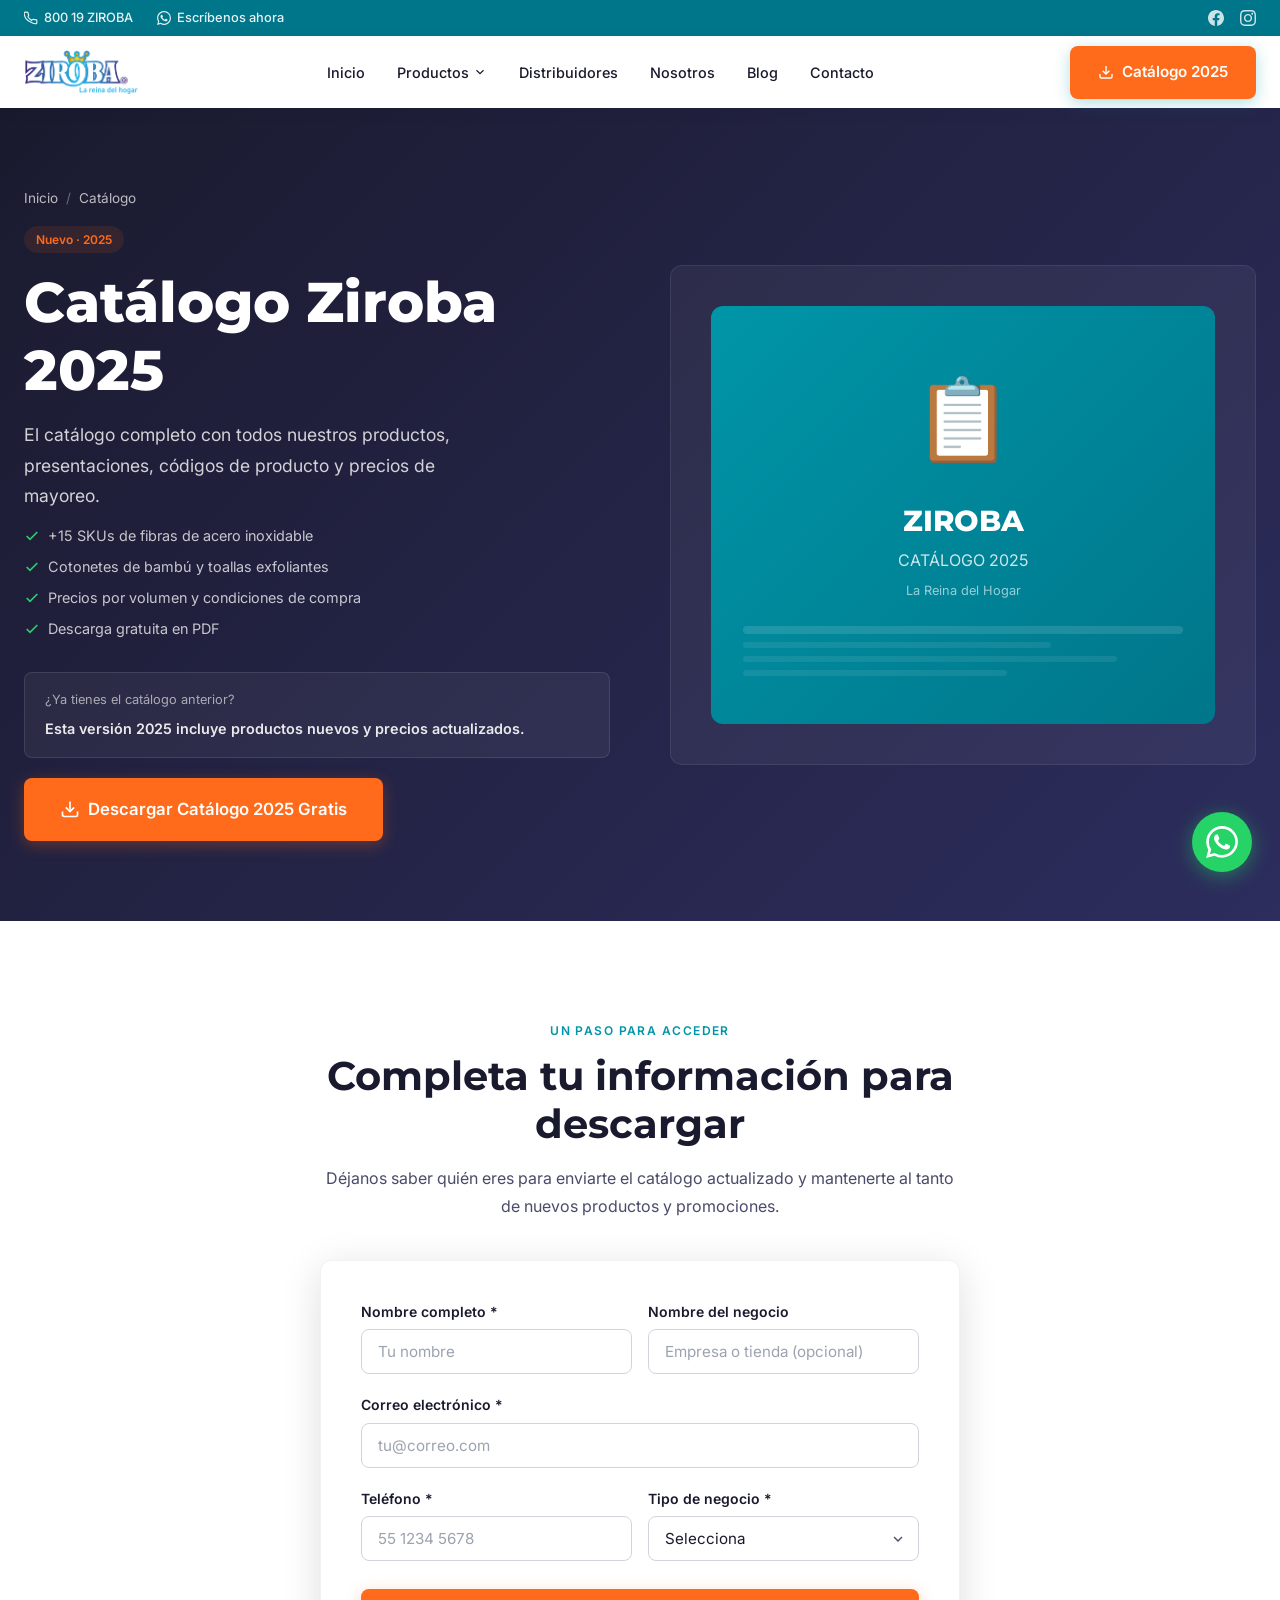
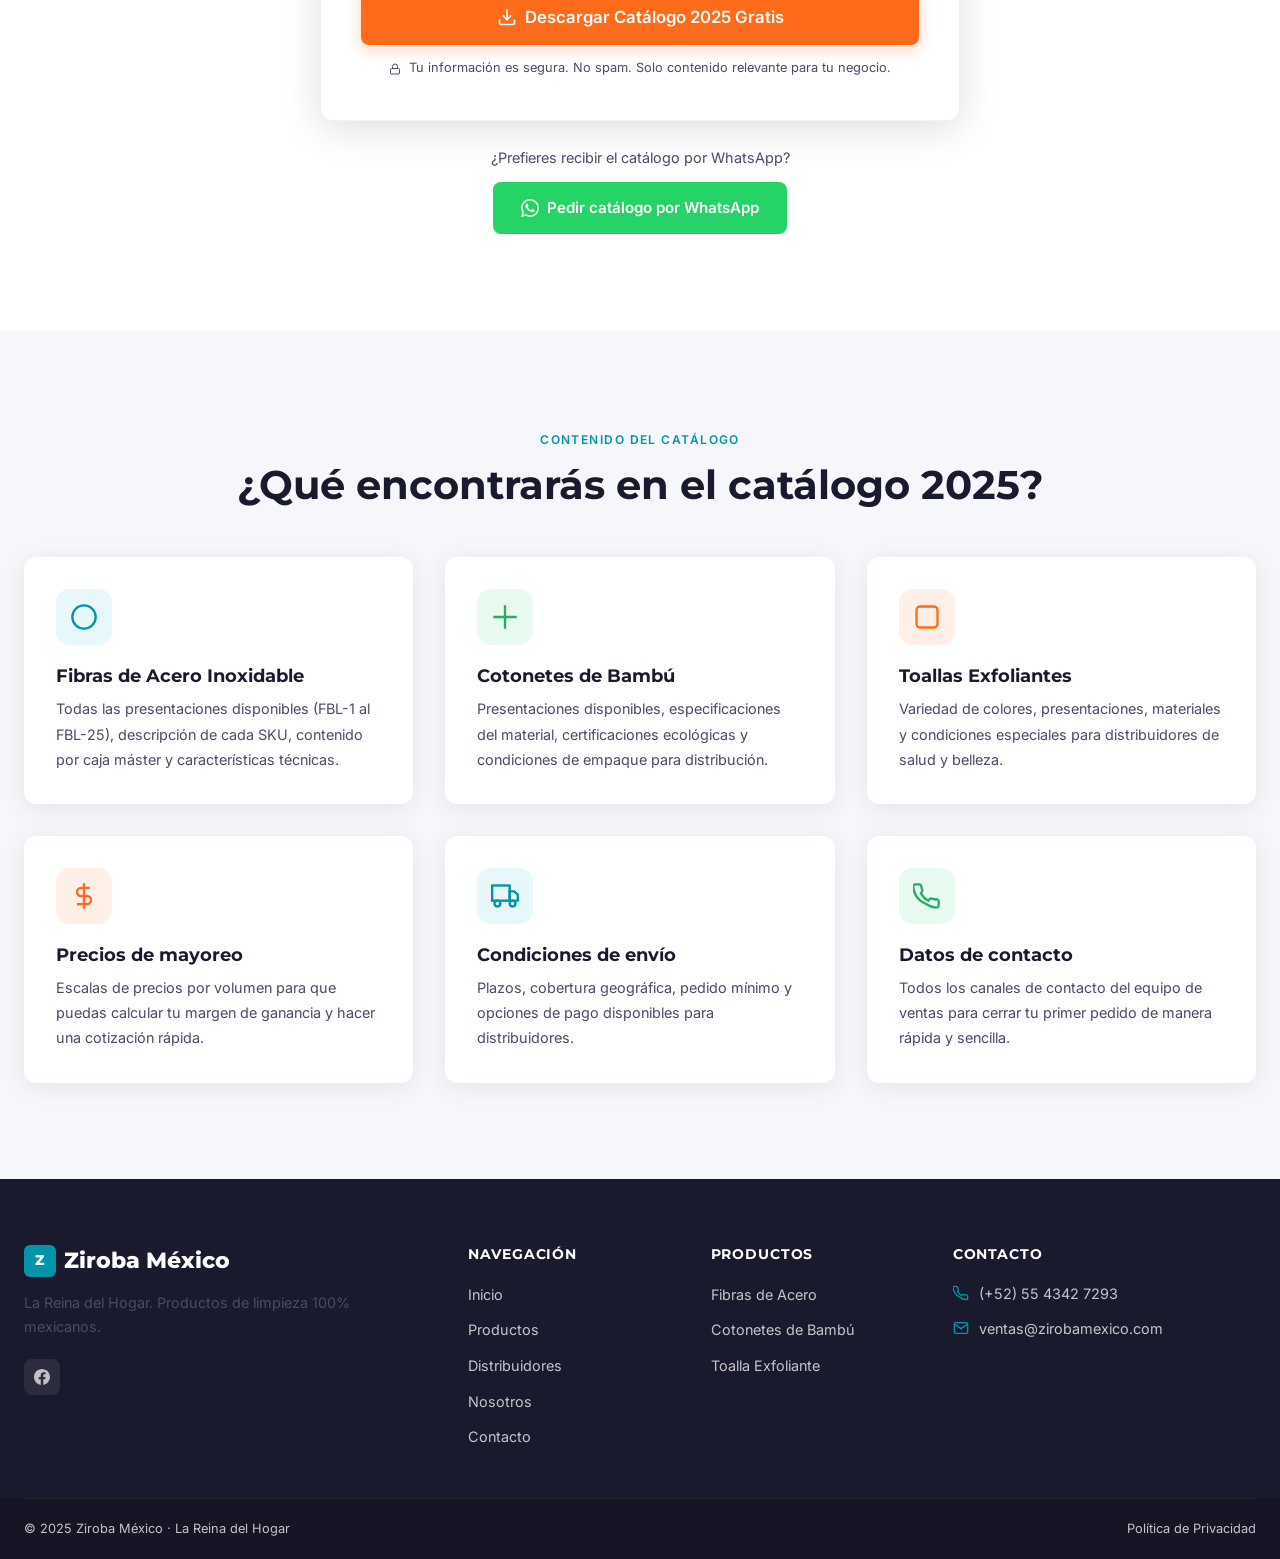
<file: catalogo.html>
<!DOCTYPE html>
<html lang="es-MX">
<head>
  <meta charset="UTF-8">
  <meta name="viewport" content="width=device-width, initial-scale=1.0">
  <title>Catálogo Ziroba 2025 — Descarga Gratis</title>
  <meta name="description" content="Descarga el catálogo completo de productos Ziroba 2025. Fibras de acero inoxidable, cotonetes de bambú y toallas exfoliantes con precios de mayoreo.">
  <link rel="stylesheet" href="css/main.css">
</head>
<body>

  <div class="utility-bar">
    <div class="container">
      <div class="utility-bar__inner">
        <div class="utility-bar__contact">
          <a href="tel:+525543427293" class="utility-bar__item"><svg xmlns="http://www.w3.org/2000/svg" viewBox="0 0 24 24" fill="none" stroke="currentColor" stroke-width="2"><path d="M22 16.92v3a2 2 0 01-2.18 2 19.79 19.79 0 01-8.63-3.07A19.5 19.5 0 013.07 12.5 19.79 19.79 0 01.12 4 2 2 0 012.1 2h3a2 2 0 012 1.72c.127.96.361 1.903.7 2.81a2 2 0 01-.45 2.11L6.91 9.91a16 16 0 006.17 6.17l1.08-1.34a2 2 0 012.11-.45c.907.339 1.85.573 2.81.7A2 2 0 0122 16.92z"/></svg>800 19 ZIROBA</a>
          <a href="https://wa.me/525543427293" target="_blank" rel="noopener" class="utility-bar__item"><svg xmlns="http://www.w3.org/2000/svg" viewBox="0 0 24 24" fill="currentColor"><path d="M17.472 14.382c-.297-.149-1.758-.867-2.03-.967c-.273-.099-.471-.148-.67.15-.197.297-.767.966-.94 1.164-.173.199-.347.223-.644.075-.297-.15-1.255-.463-2.39-1.475-.883-.788-1.48-1.761-1.653-2.059-.173-.297-.018-.458.13-.606.134-.133.298-.347.446-.52.149-.174.198-.298.298-.497.099-.198.05-.371-.025-.52-.075-.149-.669-1.612-.916-2.207-.242-.579-.487-.5-.669-.51-.173-.008-.371-.01-.57-.01-.198 0-.52.074-.792.372-.272.297-1.04 1.016-1.04 2.479 0 1.462 1.065 2.875 1.213 3.074.149.198 2.096 3.2 5.077 4.487.709.306 1.262.489 1.694.625.712.227 1.36.195 1.871.118.571-.085 1.758-.719 2.006-1.413.248-.694.248-1.289.173-1.413-.074-.124-.272-.198-.57-.347m-5.421 7.403h-.004a9.87 9.87 0 01-5.031-1.378l-.361-.214-3.741.982.998-3.648-.235-.374a9.86 9.86 0 01-1.51-5.26c.001-5.45 4.436-9.884 9.888-9.884 2.64 0 5.122 1.03 6.988 2.898a9.825 9.825 0 012.893 6.994c-.003 5.45-4.437 9.884-9.885 9.884m8.413-18.297A11.815 11.815 0 0012.05 0C5.495 0 .16 5.335.157 11.892c0 2.096.547 4.142 1.588 5.945L.057 24l6.305-1.654a11.882 11.882 0 005.683 1.448h.005c6.554 0 11.89-5.335 11.893-11.893a11.821 11.821 0 00-3.48-8.413z"/></svg>Escríbenos ahora</a>
        </div>
        <div class="utility-bar__socials">
          <a href="#" aria-label="Facebook"><svg xmlns="http://www.w3.org/2000/svg" viewBox="0 0 24 24" fill="currentColor"><path d="M24 12.073c0-6.627-5.373-12-12-12s-12 5.373-12 12c0 5.99 4.388 10.954 10.125 11.854v-8.385H7.078v-3.47h3.047V9.43c0-3.007 1.792-4.669 4.533-4.669 1.312 0 2.686.235 2.686.235v2.953H15.83c-1.491 0-1.956.925-1.956 1.874v2.25h3.328l-.532 3.47h-2.796v8.385C19.612 23.027 24 18.062 24 12.073z"/></svg></a>
          <a href="#" aria-label="Instagram"><svg xmlns="http://www.w3.org/2000/svg" viewBox="0 0 24 24" fill="currentColor"><path d="M12 2.163c3.204 0 3.584.012 4.85.07 3.252.148 4.771 1.691 4.919 4.919.058 1.265.069 1.645.069 4.849 0 3.205-.012 3.584-.069 4.849-.149 3.225-1.664 4.771-4.919 4.919-1.266.058-1.644.07-4.85.07-3.204 0-3.584-.012-4.849-.07-3.26-.149-4.771-1.699-4.919-4.92-.058-1.265-.07-1.644-.07-4.849 0-3.204.013-3.583.07-4.849.149-3.227 1.664-4.771 4.919-4.919 1.266-.057 1.645-.069 4.849-.069zm0-2.163c-3.259 0-3.667.014-4.947.072-4.358.2-6.78 2.618-6.98 6.98-.059 1.281-.073 1.689-.073 4.948 0 3.259.014 3.668.072 4.948.2 4.358 2.618 6.78 6.98 6.98 1.281.058 1.689.072 4.948.072 3.259 0 3.668-.014 4.948-.072 4.354-.2 6.782-2.618 6.979-6.98.059-1.28.073-1.689.073-4.948 0-3.259-.014-3.667-.072-4.947-.196-4.354-2.617-6.78-6.979-6.98-1.281-.059-1.69-.073-4.949-.073zm0 5.838c-3.403 0-6.162 2.759-6.162 6.162s2.759 6.163 6.162 6.163 6.162-2.759 6.162-6.163c0-3.403-2.759-6.162-6.162-6.162zm0 10.162c-2.209 0-4-1.79-4-4 0-2.209 1.791-4 4-4s4 1.791 4 4c0 2.21-1.791 4-4 4zm6.406-11.845c-.796 0-1.441.645-1.441 1.44s.645 1.44 1.441 1.44c.795 0 1.439-.645 1.439-1.44s-.644-1.44-1.439-1.44z"/></svg></a>
        </div>
      </div>
    </div>
  </div>

  <nav class="navbar">
    <div class="container">
      <div class="navbar__inner">
        <a href="index.html" class="navbar__logo"><img src="imagenes/zirobalogo.png" alt="Ziroba México" style="height:44px;width:auto;object-fit:contain;"></a>
        <div class="navbar__nav">
          <a href="index.html" class="navbar__link">Inicio</a>
          <div class="navbar__dropdown">
            <a href="productos.html" class="navbar__link navbar__dropdown-toggle">Productos <svg xmlns="http://www.w3.org/2000/svg" viewBox="0 0 24 24" fill="none" stroke="currentColor" stroke-width="2"><polyline points="6 9 12 15 18 9"/></svg></a>
            <div class="navbar__dropdown-menu">
              <a href="productos.html#fibras" class="navbar__dropdown-item"><svg xmlns="http://www.w3.org/2000/svg" viewBox="0 0 24 24" fill="none" stroke="currentColor" stroke-width="2"><circle cx="12" cy="12" r="10"/></svg>Fibras de Acero</a>
              <a href="productos.html#cotonetes" class="navbar__dropdown-item"><svg xmlns="http://www.w3.org/2000/svg" viewBox="0 0 24 24" fill="none" stroke="currentColor" stroke-width="2"><path d="M12 2v20M2 12h20"/></svg>Cotonetes de Bambú</a>
              <a href="productos.html#toallas" class="navbar__dropdown-item"><svg xmlns="http://www.w3.org/2000/svg" viewBox="0 0 24 24" fill="none" stroke="currentColor" stroke-width="2"><rect x="3" y="3" width="18" height="18" rx="3"/></svg>Toalla Exfoliante</a>
            </div>
          </div>
          <a href="distribuidores.html" class="navbar__link">Distribuidores</a>
          <a href="nosotros.html" class="navbar__link">Nosotros</a>
          <!--  <a href="donde-comprar.html" class="navbar__link">Dóndee Comprar</a> -->
          <a href="blog.html" class="navbar__link">Blog</a>
          <a href="contacto.html" class="navbar__link">Contacto</a>
        </div>
        <a href="catalogo.html" class="btn btn--primary navbar__cta active-cta" style="background:var(--orange);">
          <svg xmlns="http://www.w3.org/2000/svg" width="16" height="16" viewBox="0 0 24 24" fill="none" stroke="currentColor" stroke-width="2"><path d="M21 15v4a2 2 0 01-2 2H5a2 2 0 01-2-2v-4"/><polyline points="7 10 12 15 17 10"/><line x1="12" y1="15" x2="12" y2="3"/></svg>
          Catálogo 2025
        </a>
        <button class="navbar__hamburger" aria-label="Abrir menú"><span></span><span></span><span></span></button>
      </div>
    </div>
  </nav>

  <div class="navbar__mobile">
    <a href="index.html" class="navbar__mobile-link">Inicio</a>
    <a href="productos.html" class="navbar__mobile-link">Productos</a>
    <a href="distribuidores.html" class="navbar__mobile-link">Distribuidores</a>
    <a href="nosotros.html" class="navbar__mobile-link">Nosotros</a>
   <!-- <a href="donde-comprar.html" class="navbar__mobile-link">Dónde Comprar</a> -->
    <a href="blog.html" class="navbar__mobile-link">Blog</a>
    <a href="contacto.html" class="navbar__mobile-link">Contacto</a>
    <div class="navbar__mobile-ctas"><a href="catalogo.html" class="btn btn--orange" style="justify-content:center;">Catálogo 2025</a></div>
  </div>
 
  <!-- HERO CATÁLOGO -->
  <section style="background:linear-gradient(135deg,var(--navy) 0%,#2D2D5E 100%);padding:80px 0;min-height:60vh;display:flex;align-items:center;">
    <div class="container">
      <div class="grid-2" style="align-items:center;gap:60px;">
        <div>
          <nav class="breadcrumb"><a href="index.html">Inicio</a><span class="breadcrumb__sep">/</span><span>Catálogo</span></nav>
          <div class="badge badge--orange" style="margin-bottom:16px;">Nuevo · 2025</div>
          <h1 style="color:white;margin-bottom:16px;">Catálogo Ziroba 2025</h1>
          <p style="color:rgba(255,255,255,.8);font-size:1.1rem;margin-bottom:12px;max-width:480px;">El catálogo completo con todos nuestros productos, presentaciones, códigos de producto y precios de mayoreo.</p>
          <ul style="display:flex;flex-direction:column;gap:8px;margin-bottom:32px;">
            <li style="color:rgba(255,255,255,.75);font-size:.9rem;display:flex;align-items:center;gap:8px;">
              <svg xmlns="http://www.w3.org/2000/svg" width="16" height="16" viewBox="0 0 24 24" fill="none" stroke="#2ECC71" stroke-width="2.5"><polyline points="20 6 9 17 4 12"/></svg>
              +15 SKUs de fibras de acero inoxidable
            </li>
            <li style="color:rgba(255,255,255,.75);font-size:.9rem;display:flex;align-items:center;gap:8px;">
              <svg xmlns="http://www.w3.org/2000/svg" width="16" height="16" viewBox="0 0 24 24" fill="none" stroke="#2ECC71" stroke-width="2.5"><polyline points="20 6 9 17 4 12"/></svg>
              Cotonetes de bambú y toallas exfoliantes
            </li>
            <li style="color:rgba(255,255,255,.75);font-size:.9rem;display:flex;align-items:center;gap:8px;">
              <svg xmlns="http://www.w3.org/2000/svg" width="16" height="16" viewBox="0 0 24 24" fill="none" stroke="#2ECC71" stroke-width="2.5"><polyline points="20 6 9 17 4 12"/></svg>
              Precios por volumen y condiciones de compra
            </li>
            <li style="color:rgba(255,255,255,.75);font-size:.9rem;display:flex;align-items:center;gap:8px;">
              <svg xmlns="http://www.w3.org/2000/svg" width="16" height="16" viewBox="0 0 24 24" fill="none" stroke="#2ECC71" stroke-width="2.5"><polyline points="20 6 9 17 4 12"/></svg>
              Descarga gratuita en PDF
            </li>
          </ul>
          <div style="background:rgba(255,255,255,.05);border:1px solid rgba(255,255,255,.1);border-radius:var(--radius-sm);padding:16px 20px;margin-bottom:20px;">
            <p style="color:rgba(255,255,255,.6);font-size:.8rem;margin-bottom:4px;">¿Ya tienes el catálogo anterior?</p>
            <p style="color:rgba(255,255,255,.9);font-size:.9rem;font-weight:600;">Esta versión 2025 incluye productos nuevos y precios actualizados.</p>
          </div>
          <a href="#formulario-catalogo" class="btn btn--orange btn--lg">
            <svg xmlns="http://www.w3.org/2000/svg" width="20" height="20" viewBox="0 0 24 24" fill="none" stroke="currentColor" stroke-width="2"><path d="M21 15v4a2 2 0 01-2 2H5a2 2 0 01-2-2v-4"/><polyline points="7 10 12 15 17 10"/><line x1="12" y1="15" x2="12" y2="3"/></svg>
            Descargar Catálogo 2025 Gratis
          </a>
        </div>
        <div class="reveal">
          <div style="background:rgba(255,255,255,.05);border:1px solid rgba(255,255,255,.08);border-radius:var(--radius);padding:40px;text-align:center;">
            <div style="background:linear-gradient(135deg,var(--teal),var(--teal-dark));border-radius:var(--radius);padding:48px 32px;margin-bottom:0;">
              <div style="font-size:5rem;margin-bottom:16px;">📋</div>
              <div style="font-family:'Montserrat',sans-serif;font-weight:800;font-size:1.8rem;color:white;margin-bottom:4px;">ZIROBA</div>
              <div style="color:rgba(255,255,255,.8);font-size:1rem;margin-bottom:8px;">CATÁLOGO 2025</div>
              <div style="color:rgba(255,255,255,.6);font-size:.8rem;">La Reina del Hogar</div>
              <div style="margin-top:24px;display:flex;flex-direction:column;gap:8px;">
                <div style="background:rgba(255,255,255,.12);border-radius:6px;height:8px;"></div>
                <div style="background:rgba(255,255,255,.08);border-radius:6px;height:6px;width:70%;"></div>
                <div style="background:rgba(255,255,255,.08);border-radius:6px;height:6px;width:85%;"></div>
                <div style="background:rgba(255,255,255,.08);border-radius:6px;height:6px;width:60%;"></div>
              </div>
            </div>
          </div>
        </div>
      </div>
    </div>
  </section>

  <!-- FORMULARIO DE DESCARGA -->
  <section id="formulario-catalogo" class="section">
    <div class="container">
      <div style="max-width:640px;margin:0 auto;">
        <div class="text-center" style="margin-bottom:40px;">
          <span class="section-label">Un paso para acceder</span>
          <h2 class="section-title">Completa tu información para descargar</h2>
          <p>Déjanos saber quién eres para enviarte el catálogo actualizado y mantenerte al tanto de nuevos productos y promociones.</p>
        </div>

        <div style="background:white;border-radius:var(--radius);box-shadow:var(--shadow-md);padding:40px;border:1px solid rgba(0,0,0,.05);">
          <form data-form="catalogo">
            <div class="grid-2" style="gap:16px;">
              <div class="form-group">
                <label class="form-label" for="cat-nombre">Nombre completo *</label>
                <input type="text" id="cat-nombre" name="nombre" class="form-control" placeholder="Tu nombre" required>
              </div>
              <div class="form-group">
                <label class="form-label" for="cat-empresa">Nombre del negocio</label>
                <input type="text" id="cat-empresa" name="empresa" class="form-control" placeholder="Empresa o tienda (opcional)">
              </div>
            </div>
            <div class="form-group">
              <label class="form-label" for="cat-email">Correo electrónico *</label>
              <input type="email" id="cat-email" name="email" class="form-control" placeholder="tu@correo.com" required>
            </div>
            <div class="grid-2" style="gap:16px;">
              <div class="form-group">
                <label class="form-label" for="cat-telefono">Teléfono *</label>
                <input type="tel" id="cat-telefono" name="telefono" class="form-control" placeholder="55 1234 5678" required>
              </div>
              <div class="form-group">
                <label class="form-label" for="cat-tipo">Tipo de negocio *</label>
                <select id="cat-tipo" name="tipo" class="form-control" required>
                  <option value="">Selecciona</option>
                  <option>Distribuidor / Mayorista</option>
                  <option>Abarrotes / Miscelánea</option>
                  <option>Tienda de autoservicio</option>
                  <option>Restaurante / Hotel</option>
                  <option>Consumidor final</option>
                  <option>Otro</option>
                </select>
              </div>
            </div>
            <button type="submit" class="btn btn--orange btn--lg" style="width:100%;justify-content:center;margin-top:8px;">
              <svg xmlns="http://www.w3.org/2000/svg" width="20" height="20" viewBox="0 0 24 24" fill="none" stroke="currentColor" stroke-width="2"><path d="M21 15v4a2 2 0 01-2 2H5a2 2 0 01-2-2v-4"/><polyline points="7 10 12 15 17 10"/><line x1="12" y1="15" x2="12" y2="3"/></svg>
              Descargar Catálogo 2025 Gratis
            </button>
          </form>
          <p style="font-size:.8rem;color:var(--gray);text-align:center;margin-top:12px;">
            <svg xmlns="http://www.w3.org/2000/svg" width="12" height="12" viewBox="0 0 24 24" fill="none" stroke="currentColor" stroke-width="2" style="vertical-align:middle;margin-right:4px;"><rect x="3" y="11" width="18" height="11" rx="2" ry="2"/><path d="M7 11V7a5 5 0 0110 0v4"/></svg>
            Tu información es segura. No spam. Solo contenido relevante para tu negocio.
          </p>
        </div>

        <!-- Alternativa WhatsApp -->
        <div style="margin-top:24px;text-align:center;">
          <p style="color:var(--gray);font-size:.9rem;margin-bottom:12px;">¿Prefieres recibir el catálogo por WhatsApp?</p>
          <a href="https://wa.me/525543427293?text=Hola%2C+me+interesa+recibir+el+cat%C3%A1logo+2025+de+Ziroba." target="_blank" rel="noopener"
             class="btn" style="background:#25D366;color:white;gap:8px;display:inline-flex;align-items:center;">
            <svg xmlns="http://www.w3.org/2000/svg" width="18" height="18" viewBox="0 0 24 24" fill="currentColor"><path d="M17.472 14.382c-.297-.149-1.758-.867-2.03-.967c-.273-.099-.471-.148-.67.15-.197.297-.767.966-.94 1.164-.173.199-.347.223-.644.075-.297-.15-1.255-.463-2.39-1.475-.883-.788-1.48-1.761-1.653-2.059-.173-.297-.018-.458.13-.606.134-.133.298-.347.446-.52.149-.174.198-.298.298-.497.099-.198.05-.371-.025-.52-.075-.149-.669-1.612-.916-2.207-.242-.579-.487-.5-.669-.51-.173-.008-.371-.01-.57-.01-.198 0-.52.074-.792.372-.272.297-1.04 1.016-1.04 2.479 0 1.462 1.065 2.875 1.213 3.074.149.198 2.096 3.2 5.077 4.487.709.306 1.262.489 1.694.625.712.227 1.36.195 1.871.118.571-.085 1.758-.719 2.006-1.413.248-.694.248-1.289.173-1.413-.074-.124-.272-.198-.57-.347m-5.421 7.403h-.004a9.87 9.87 0 01-5.031-1.378l-.361-.214-3.741.982.998-3.648-.235-.374a9.86 9.86 0 01-1.51-5.26c.001-5.45 4.436-9.884 9.888-9.884 2.64 0 5.122 1.03 6.988 2.898a9.825 9.825 0 012.893 6.994c-.003 5.45-4.437 9.884-9.885 9.884m8.413-18.297A11.815 11.815 0 0012.05 0C5.495 0 .16 5.335.157 11.892c0 2.096.547 4.142 1.588 5.945L.057 24l6.305-1.654a11.882 11.882 0 005.683 1.448h.005c6.554 0 11.89-5.335 11.893-11.893a11.821 11.821 0 00-3.48-8.413z"/></svg>
            Pedir catálogo por WhatsApp
          </a>
        </div>
      </div>
    </div>
  </section>

  <!-- QUÉ ENCONTRARÁS -->
  <section class="section section--alt">
    <div class="container">
      <div class="text-center" style="margin-bottom:48px;">
        <span class="section-label">Contenido del catálogo</span>
        <h2 class="section-title">¿Qué encontrarás en el catálogo 2025?</h2>
      </div>
      <div class="grid-3">
        <div class="feature-card reveal">
          <div class="feature-card__icon"><svg xmlns="http://www.w3.org/2000/svg" viewBox="0 0 24 24" fill="none" stroke="currentColor" stroke-width="2"><circle cx="12" cy="12" r="10"/></svg></div>
          <h3 class="feature-card__title">Fibras de Acero Inoxidable</h3>
          <p class="feature-card__text">Todas las presentaciones disponibles (FBL-1 al FBL-25), descripción de cada SKU, contenido por caja máster y características técnicas.</p>
        </div>
        <div class="feature-card reveal reveal-delay-1">
          <div class="feature-card__icon" style="background:rgba(46,204,113,.1);color:#27ae60;"><svg xmlns="http://www.w3.org/2000/svg" viewBox="0 0 24 24" fill="none" stroke="currentColor" stroke-width="2"><path d="M12 2v20M2 12h20"/></svg></div>
          <h3 class="feature-card__title">Cotonetes de Bambú</h3>
          <p class="feature-card__text">Presentaciones disponibles, especificaciones del material, certificaciones ecológicas y condiciones de empaque para distribución.</p>
        </div>
        <div class="feature-card reveal reveal-delay-2">
          <div class="feature-card__icon" style="background:rgba(255,107,26,.1);color:var(--orange);"><svg xmlns="http://www.w3.org/2000/svg" viewBox="0 0 24 24" fill="none" stroke="currentColor" stroke-width="2"><rect x="3" y="3" width="18" height="18" rx="3"/></svg></div>
          <h3 class="feature-card__title">Toallas Exfoliantes</h3>
          <p class="feature-card__text">Variedad de colores, presentaciones, materiales y condiciones especiales para distribuidores de salud y belleza.</p>
        </div>
        <div class="feature-card reveal">
          <div class="feature-card__icon" style="background:rgba(255,107,26,.1);color:var(--orange);"><svg xmlns="http://www.w3.org/2000/svg" viewBox="0 0 24 24" fill="none" stroke="currentColor" stroke-width="2"><line x1="12" y1="1" x2="12" y2="23"/><path d="M17 5H9.5a3.5 3.5 0 000 7h5a3.5 3.5 0 010 7H6"/></svg></div>
          <h3 class="feature-card__title">Precios de mayoreo</h3>
          <p class="feature-card__text">Escalas de precios por volumen para que puedas calcular tu margen de ganancia y hacer una cotización rápida.</p>
        </div>
        <div class="feature-card reveal reveal-delay-1">
          <div class="feature-card__icon"><svg xmlns="http://www.w3.org/2000/svg" viewBox="0 0 24 24" fill="none" stroke="currentColor" stroke-width="2"><rect x="1" y="3" width="15" height="13"/><polygon points="16 8 20 8 23 11 23 16 16 16 16 8"/><circle cx="5.5" cy="18.5" r="2.5"/><circle cx="18.5" cy="18.5" r="2.5"/></svg></div>
          <h3 class="feature-card__title">Condiciones de envío</h3>
          <p class="feature-card__text">Plazos, cobertura geográfica, pedido mínimo y opciones de pago disponibles para distribuidores.</p>
        </div>
        <div class="feature-card reveal reveal-delay-2">
          <div class="feature-card__icon" style="background:rgba(46,204,113,.1);color:#27ae60;"><svg xmlns="http://www.w3.org/2000/svg" viewBox="0 0 24 24" fill="none" stroke="currentColor" stroke-width="2"><path d="M22 16.92v3a2 2 0 01-2.18 2 19.79 19.79 0 01-8.63-3.07A19.5 19.5 0 013.07 12.5 19.79 19.79 0 01.12 4 2 2 0 012.1 2h3a2 2 0 012 1.72c.127.96.361 1.903.7 2.81a2 2 0 01-.45 2.11L6.91 9.91a16 16 0 006.17 6.17l1.08-1.34a2 2 0 012.11-.45c.907.339 1.85.573 2.81.7A2 2 0 0122 16.92z"/></svg></div>
          <h3 class="feature-card__title">Datos de contacto</h3>
          <p class="feature-card__text">Todos los canales de contacto del equipo de ventas para cerrar tu primer pedido de manera rápida y sencilla.</p>
        </div>
      </div>
    </div>
  </section>

  <footer class="footer">
    <div class="container">
      <div class="footer__grid">
        <div>
          <div class="footer__logo"><div class="footer__logo-badge">Z</div>Ziroba México</div>
          <p class="footer__desc">La Reina del Hogar. Productos de limpieza 100% mexicanos.</p>
          <div class="footer__socials">
            <a href="#" class="footer__social-btn" aria-label="Facebook"><svg xmlns="http://www.w3.org/2000/svg" viewBox="0 0 24 24" fill="currentColor"><path d="M24 12.073c0-6.627-5.373-12-12-12s-12 5.373-12 12c0 5.99 4.388 10.954 10.125 11.854v-8.385H7.078v-3.47h3.047V9.43c0-3.007 1.792-4.669 4.533-4.669 1.312 0 2.686.235 2.686.235v2.953H15.83c-1.491 0-1.956.925-1.956 1.874v2.25h3.328l-.532 3.47h-2.796v8.385C19.612 23.027 24 18.062 24 12.073z"/></svg></a>
          </div>
        </div>
        <div>
          <div class="footer__col-title">Navegación</div>
          <ul class="footer__links">
            <li><a href="index.html">Inicio</a></li>
            <li><a href="productos.html">Productos</a></li>
            <li><a href="distribuidores.html">Distribuidores</a></li>
            <li><a href="nosotros.html">Nosotros</a></li>
            <li><a href="contacto.html">Contacto</a></li>
          </ul>
        </div>
        <div>
          <div class="footer__col-title">Productos</div>
          <ul class="footer__links">
            <li><a href="productos.html#fibras">Fibras de Acero</a></li>
            <li><a href="productos.html#cotonetes">Cotonetes de Bambú</a></li>
            <li><a href="productos.html#toallas">Toalla Exfoliante</a></li>
          </ul>
        </div>
        <div>
          <div class="footer__col-title">Contacto</div>
          <div class="footer__contact-item"><svg xmlns="http://www.w3.org/2000/svg" viewBox="0 0 24 24" fill="none" stroke="currentColor" stroke-width="2"><path d="M22 16.92v3a2 2 0 01-2.18 2 19.79 19.79 0 01-8.63-3.07A19.5 19.5 0 013.07 12.5 19.79 19.79 0 01.12 4 2 2 0 012.1 2h3a2 2 0 012 1.72c.127.96.361 1.903.7 2.81a2 2 0 01-.45 2.11L6.91 9.91a16 16 0 006.17 6.17l1.08-1.34a2 2 0 012.11-.45c.907.339 1.85.573 2.81.7A2 2 0 0122 16.92z"/></svg><a href="tel:+525543427293" style="color:inherit;">(+52) 55 4342 7293</a></div>
          <div class="footer__contact-item"><svg xmlns="http://www.w3.org/2000/svg" viewBox="0 0 24 24" fill="none" stroke="currentColor" stroke-width="2"><path d="M4 4h16c1.1 0 2 .9 2 2v12c0 1.1-.9 2-2 2H4c-1.1 0-2-.9-2-2V6c0-1.1.9-2 2-2z"/><polyline points="22,6 12,13 2,6"/></svg><a href="mailto:ventas@zirobamexico.com" style="color:inherit;">ventas@zirobamexico.com</a></div>
        </div>
      </div>
    </div>
    <div style="background:rgba(0,0,0,.2);">
      <div class="container">
        <div class="footer__bottom">
          <span>© 2025 Ziroba México · La Reina del Hogar</span>
          <a href="#">Política de Privacidad</a>
        </div>
      </div>
    </div>
  </footer>

  <a href="https://wa.me/525543427293?text=Hola%2C+me+interesa+recibir+el+cat%C3%A1logo+2025+de+Ziroba." target="_blank" rel="noopener" class="wa-fab" aria-label="WhatsApp">
    <svg xmlns="http://www.w3.org/2000/svg" viewBox="0 0 24 24" fill="currentColor"><path d="M17.472 14.382c-.297-.149-1.758-.867-2.03-.967c-.273-.099-.471-.148-.67.15-.197.297-.767.966-.94 1.164-.173.199-.347.223-.644.075-.297-.15-1.255-.463-2.39-1.475-.883-.788-1.48-1.761-1.653-2.059-.173-.297-.018-.458.13-.606.134-.133.298-.347.446-.52.149-.174.198-.298.298-.497.099-.198.05-.371-.025-.52-.075-.149-.669-1.612-.916-2.207-.242-.579-.487-.5-.669-.51-.173-.008-.371-.01-.57-.01-.198 0-.52.074-.792.372-.272.297-1.04 1.016-1.04 2.479 0 1.462 1.065 2.875 1.213 3.074.149.198 2.096 3.2 5.077 4.487.709.306 1.262.489 1.694.625.712.227 1.36.195 1.871.118.571-.085 1.758-.719 2.006-1.413.248-.694.248-1.289.173-1.413-.074-.124-.272-.198-.57-.347m-5.421 7.403h-.004a9.87 9.87 0 01-5.031-1.378l-.361-.214-3.741.982.998-3.648-.235-.374a9.86 9.86 0 01-1.51-5.26c.001-5.45 4.436-9.884 9.888-9.884 2.64 0 5.122 1.03 6.988 2.898a9.825 9.825 0 012.893 6.994c-.003 5.45-4.437 9.884-9.885 9.884m8.413-18.297A11.815 11.815 0 0012.05 0C5.495 0 .16 5.335.157 11.892c0 2.096.547 4.142 1.588 5.945L.057 24l6.305-1.654a11.882 11.882 0 005.683 1.448h.005c6.554 0 11.89-5.335 11.893-11.893a11.821 11.821 0 00-3.48-8.413z"/></svg>
  </a>

  <script src="js/main.js"></script>
</body>
</html>
</file>
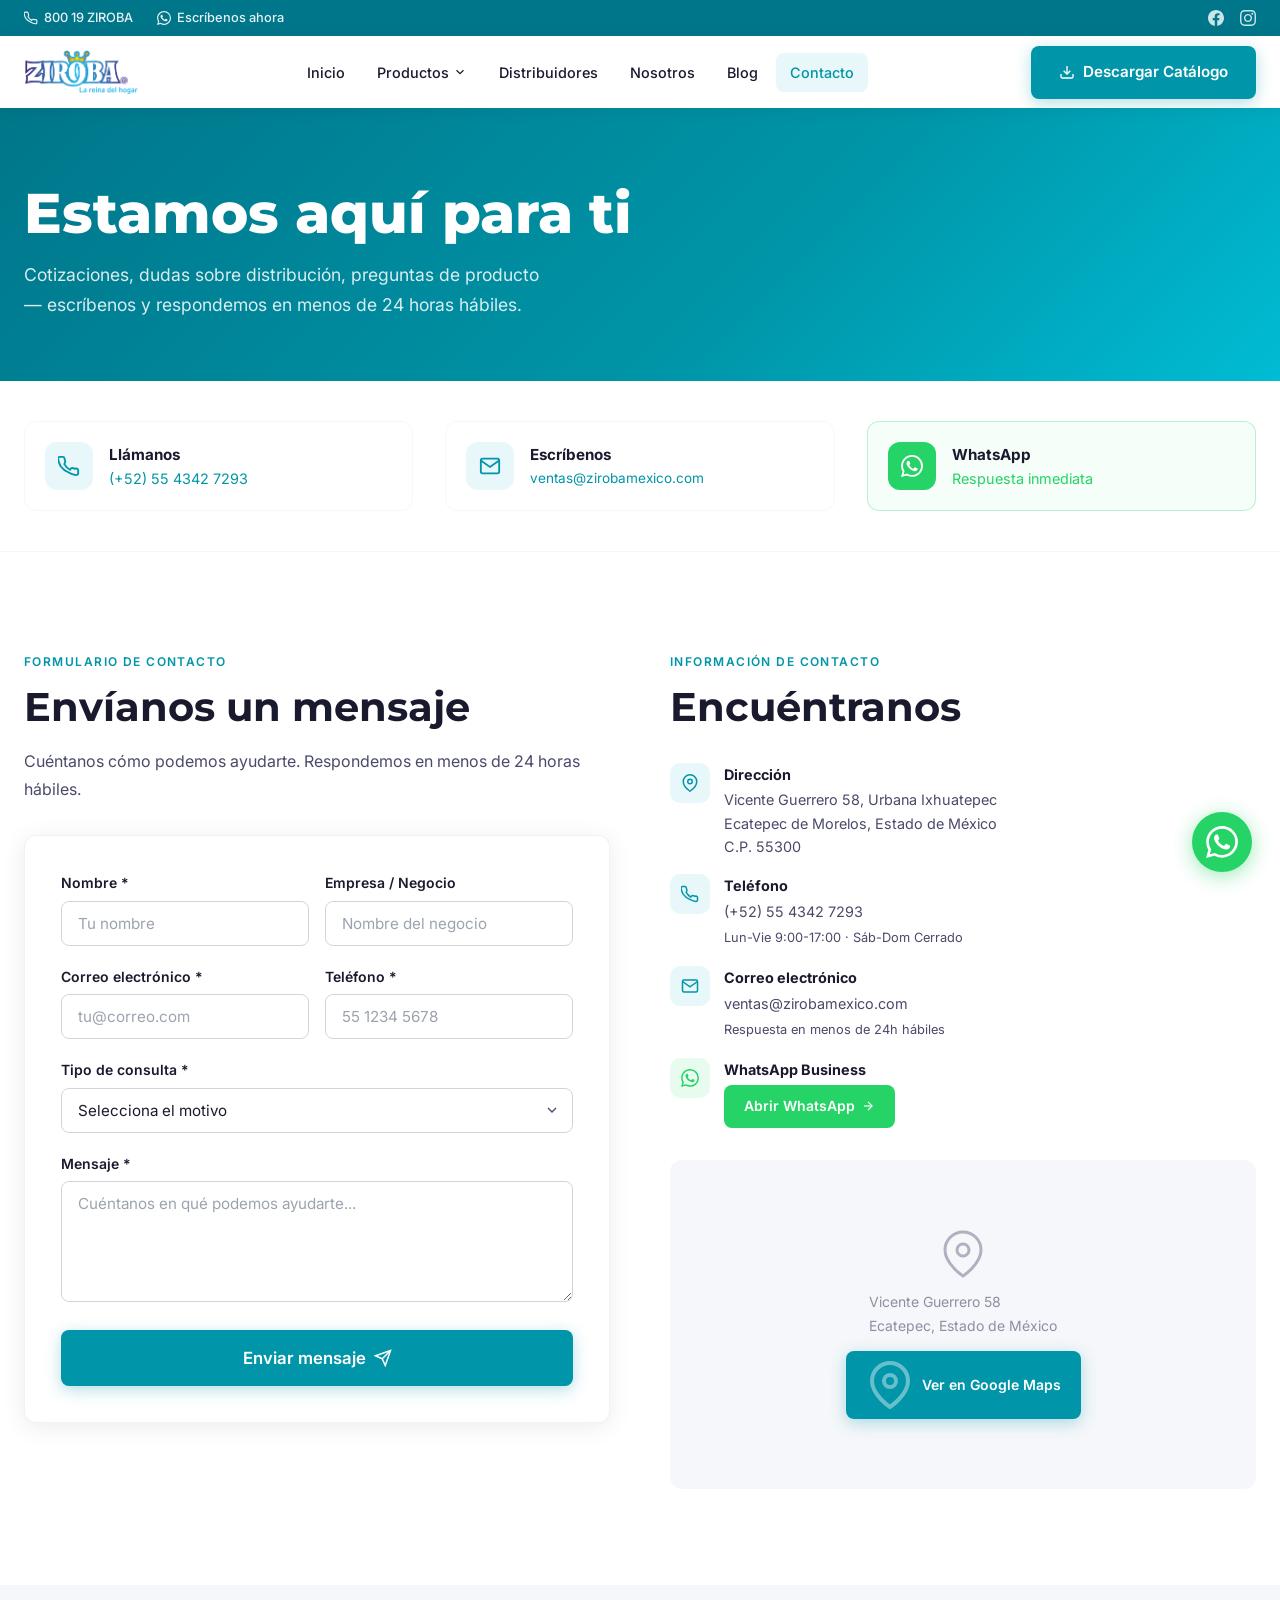
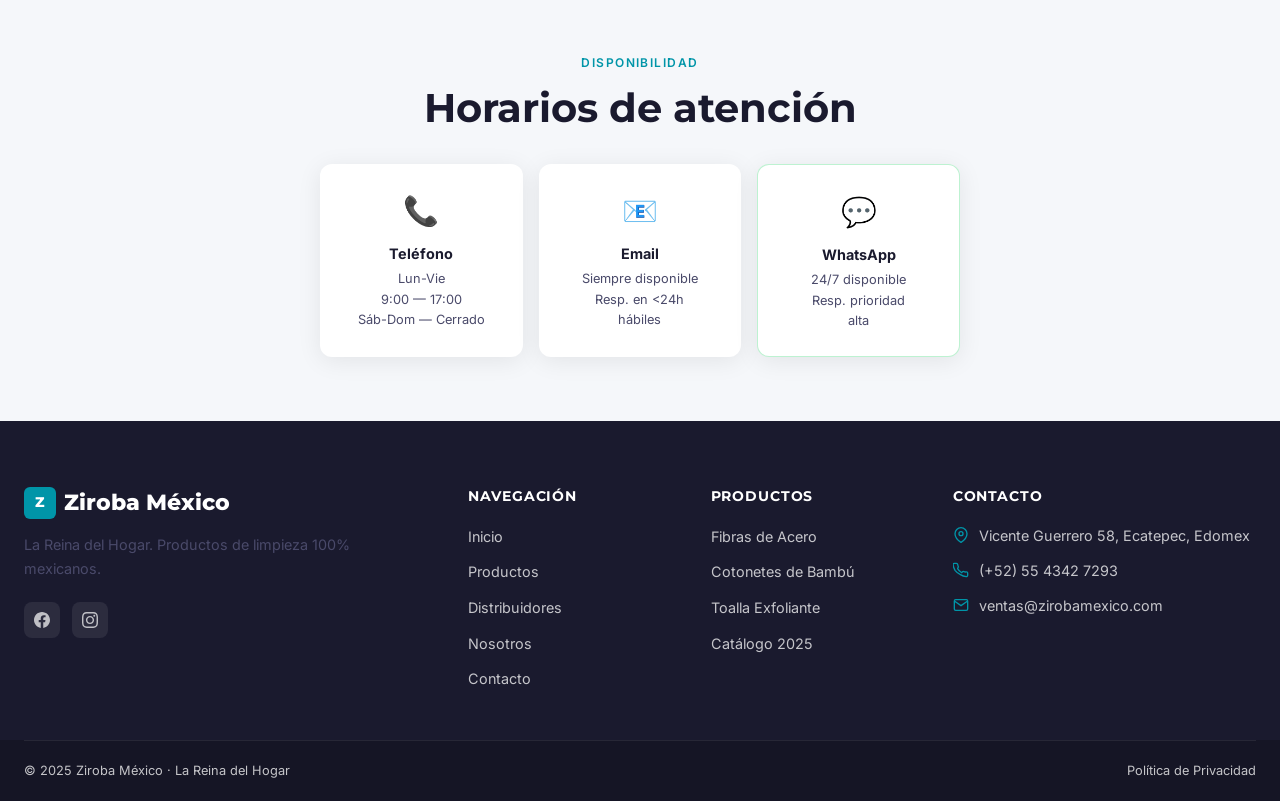
<file: contacto.html>
<!DOCTYPE html>
<html lang="es-MX">
<head>
  <meta charset="UTF-8">
  <meta name="viewport" content="width=device-width, initial-scale=1.0">
  <title>Contacto — Ziroba México | Estamos para Ayudarte</title>
  <meta name="description" content="Contáctanos para cotizaciones de mayoreo, preguntas sobre distribución o cualquier consulta de productos Ziroba. Tel: (+52) 55 4342 7293.">
  <link rel="stylesheet" href="css/main.css">
</head>
<body>

  <div class="utility-bar">
    <div class="container">
      <div class="utility-bar__inner">
        <div class="utility-bar__contact">
          <a href="tel:+525543427293" class="utility-bar__item"><svg xmlns="http://www.w3.org/2000/svg" viewBox="0 0 24 24" fill="none" stroke="currentColor" stroke-width="2"><path d="M22 16.92v3a2 2 0 01-2.18 2 19.79 19.79 0 01-8.63-3.07A19.5 19.5 0 013.07 12.5 19.79 19.79 0 01.12 4 2 2 0 012.1 2h3a2 2 0 012 1.72c.127.96.361 1.903.7 2.81a2 2 0 01-.45 2.11L6.91 9.91a16 16 0 006.17 6.17l1.08-1.34a2 2 0 012.11-.45c.907.339 1.85.573 2.81.7A2 2 0 0122 16.92z"/></svg>800 19 ZIROBA</a>
          <a href="https://wa.me/525543427293" target="_blank" rel="noopener" class="utility-bar__item"><svg xmlns="http://www.w3.org/2000/svg" viewBox="0 0 24 24" fill="currentColor"><path d="M17.472 14.382c-.297-.149-1.758-.867-2.03-.967c-.273-.099-.471-.148-.67.15-.197.297-.767.966-.94 1.164-.173.199-.347.223-.644.075-.297-.15-1.255-.463-2.39-1.475-.883-.788-1.48-1.761-1.653-2.059-.173-.297-.018-.458.13-.606.134-.133.298-.347.446-.52.149-.174.198-.298.298-.497.099-.198.05-.371-.025-.52-.075-.149-.669-1.612-.916-2.207-.242-.579-.487-.5-.669-.51-.173-.008-.371-.01-.57-.01-.198 0-.52.074-.792.372-.272.297-1.04 1.016-1.04 2.479 0 1.462 1.065 2.875 1.213 3.074.149.198 2.096 3.2 5.077 4.487.709.306 1.262.489 1.694.625.712.227 1.36.195 1.871.118.571-.085 1.758-.719 2.006-1.413.248-.694.248-1.289.173-1.413-.074-.124-.272-.198-.57-.347m-5.421 7.403h-.004a9.87 9.87 0 01-5.031-1.378l-.361-.214-3.741.982.998-3.648-.235-.374a9.86 9.86 0 01-1.51-5.26c.001-5.45 4.436-9.884 9.888-9.884 2.64 0 5.122 1.03 6.988 2.898a9.825 9.825 0 012.893 6.994c-.003 5.45-4.437 9.884-9.885 9.884m8.413-18.297A11.815 11.815 0 0012.05 0C5.495 0 .16 5.335.157 11.892c0 2.096.547 4.142 1.588 5.945L.057 24l6.305-1.654a11.882 11.882 0 005.683 1.448h.005c6.554 0 11.89-5.335 11.893-11.893a11.821 11.821 0 00-3.48-8.413z"/></svg>Escríbenos ahora</a>
        </div>
        <div class="utility-bar__socials">
          <a href="#" aria-label="Facebook"><svg xmlns="http://www.w3.org/2000/svg" viewBox="0 0 24 24" fill="currentColor"><path d="M24 12.073c0-6.627-5.373-12-12-12s-12 5.373-12 12c0 5.99 4.388 10.954 10.125 11.854v-8.385H7.078v-3.47h3.047V9.43c0-3.007 1.792-4.669 4.533-4.669 1.312 0 2.686.235 2.686.235v2.953H15.83c-1.491 0-1.956.925-1.956 1.874v2.25h3.328l-.532 3.47h-2.796v8.385C19.612 23.027 24 18.062 24 12.073z"/></svg></a>
          <a href="#" aria-label="Instagram"><svg xmlns="http://www.w3.org/2000/svg" viewBox="0 0 24 24" fill="currentColor"><path d="M12 2.163c3.204 0 3.584.012 4.85.07 3.252.148 4.771 1.691 4.919 4.919.058 1.265.069 1.645.069 4.849 0 3.205-.012 3.584-.069 4.849-.149 3.225-1.664 4.771-4.919 4.919-1.266.058-1.644.07-4.85.07-3.204 0-3.584-.012-4.849-.07-3.26-.149-4.771-1.699-4.919-4.92-.058-1.265-.07-1.644-.07-4.849 0-3.204.013-3.583.07-4.849.149-3.227 1.664-4.771 4.919-4.919 1.266-.057 1.645-.069 4.849-.069zm0-2.163c-3.259 0-3.667.014-4.947.072-4.358.2-6.78 2.618-6.98 6.98-.059 1.281-.073 1.689-.073 4.948 0 3.259.014 3.668.072 4.948.2 4.358 2.618 6.78 6.98 6.98 1.281.058 1.689.072 4.948.072 3.259 0 3.668-.014 4.948-.072 4.354-.2 6.782-2.618 6.979-6.98.059-1.28.073-1.689.073-4.948 0-3.259-.014-3.667-.072-4.947-.196-4.354-2.617-6.78-6.979-6.98-1.281-.059-1.69-.073-4.949-.073zm0 5.838c-3.403 0-6.162 2.759-6.162 6.162s2.759 6.163 6.162 6.163 6.162-2.759 6.162-6.163c0-3.403-2.759-6.162-6.162-6.162zm0 10.162c-2.209 0-4-1.79-4-4 0-2.209 1.791-4 4-4s4 1.791 4 4c0 2.21-1.791 4-4 4zm6.406-11.845c-.796 0-1.441.645-1.441 1.44s.645 1.44 1.441 1.44c.795 0 1.439-.645 1.439-1.44s-.644-1.44-1.439-1.44z"/></svg></a>
        </div>
      </div>
    </div>
  </div>

  <nav class="navbar">
    <div class="container">
      <div class="navbar__inner">
        <a href="index.html" class="navbar__logo"><img src="imagenes/zirobalogo.png" alt="Ziroba México" style="height:44px;width:auto;object-fit:contain;"></a>
        <div class="navbar__nav">
          <a href="index.html" class="navbar__link">Inicio</a>
          <div class="navbar__dropdown">
            <a href="productos.html" class="navbar__link navbar__dropdown-toggle">Productos <svg xmlns="http://www.w3.org/2000/svg" viewBox="0 0 24 24" fill="none" stroke="currentColor" stroke-width="2"><polyline points="6 9 12 15 18 9"/></svg></a>
            <div class="navbar__dropdown-menu">
              <a href="productos.html#fibras" class="navbar__dropdown-item"><svg xmlns="http://www.w3.org/2000/svg" viewBox="0 0 24 24" fill="none" stroke="currentColor" stroke-width="2"><circle cx="12" cy="12" r="10"/></svg>Fibras de Acero</a>
              <a href="productos.html#cotonetes" class="navbar__dropdown-item"><svg xmlns="http://www.w3.org/2000/svg" viewBox="0 0 24 24" fill="none" stroke="currentColor" stroke-width="2"><path d="M12 2v20M2 12h20"/></svg>Cotonetes de Bambú</a>
              <a href="productos.html#toallas" class="navbar__dropdown-item"><svg xmlns="http://www.w3.org/2000/svg" viewBox="0 0 24 24" fill="none" stroke="currentColor" stroke-width="2"><rect x="3" y="3" width="18" height="18" rx="3"/></svg>Toalla Exfoliante</a>
            </div>
          </div>
          <a href="distribuidores.html" class="navbar__link">Distribuidores</a>
          <a href="nosotros.html" class="navbar__link">Nosotros</a>
        <!--  <a href="donde-comprar.html" class="navbar__link">Dónde Comprar</a> -->
          <a href="blog.html" class="navbar__link">Blog</a>
          <a href="contacto.html" class="navbar__link active">Contacto</a>
        </div>
        <a href="catalogo.html" class="btn btn--primary navbar__cta"><svg xmlns="http://www.w3.org/2000/svg" width="16" height="16" viewBox="0 0 24 24" fill="none" stroke="currentColor" stroke-width="2"><path d="M21 15v4a2 2 0 01-2 2H5a2 2 0 01-2-2v-4"/><polyline points="7 10 12 15 17 10"/><line x1="12" y1="15" x2="12" y2="3"/></svg>Descargar Catálogo</a>
        <button class="navbar__hamburger" aria-label="Abrir menú"><span></span><span></span><span></span></button>
      </div>
    </div>
  </nav>

  <div class="navbar__mobile">
    <a href="index.html" class="navbar__mobile-link">Inicio</a>
    <a href="productos.html" class="navbar__mobile-link">Productos</a>
    <a href="distribuidores.html" class="navbar__mobile-link">Distribuidores</a>
    <a href="nosotros.html" class="navbar__mobile-link">Nosotros</a>
   <!-- <a href="donde-comprar.html" class="navbar__mobile-link">Dónde Comprar</a> -->
    <a href="blog.html" class="navbar__mobile-link">Blog</a>
    <a href="contacto.html" class="navbar__mobile-link">Contacto</a>
    <div class="navbar__mobile-ctas"><a href="catalogo.html" class="btn btn--primary" style="justify-content:center;">Descargar Catálogo</a></div>
  </div>

  <!-- PAGE HERO -->
  <section class="page-hero">
    <div class="container">
      <!-- <nav class="breadcrumb"><a href="index.html">Inicio</a><span class="breadcrumb__sep">/</span><span>Contacto</span></nav> -->
      <h1>Estamos aquí para ti</h1>
      <p>Cotizaciones, dudas sobre distribución, preguntas de producto — escríbenos y respondemos en menos de 24 horas hábiles.</p>
    </div>
  </section>

  <!-- CANALES RÁPIDOS -->
  <section style="background:white;padding:40px 0;border-bottom:1px solid var(--gray-light);">
    <div class="container">
      <div class="grid-3">
        <a href="tel:+525543427293" style="text-decoration:none;">
          <div style="display:flex;align-items:center;gap:16px;padding:20px;border-radius:var(--radius);border:1.5px solid var(--gray-light);transition:all .25s;cursor:pointer;" onmouseover="this.style.borderColor='var(--teal)';this.style.background='var(--teal-pale)'" onmouseout="this.style.borderColor='var(--gray-light)';this.style.background='white'">
            <div style="width:48px;height:48px;background:var(--teal-pale);border-radius:12px;display:flex;align-items:center;justify-content:center;flex-shrink:0;color:var(--teal);">
              <svg xmlns="http://www.w3.org/2000/svg" width="22" height="22" viewBox="0 0 24 24" fill="none" stroke="currentColor" stroke-width="2"><path d="M22 16.92v3a2 2 0 01-2.18 2 19.79 19.79 0 01-8.63-3.07A19.5 19.5 0 013.07 12.5 19.79 19.79 0 01.12 4 2 2 0 012.1 2h3a2 2 0 012 1.72c.127.96.361 1.903.7 2.81a2 2 0 01-.45 2.11L6.91 9.91a16 16 0 006.17 6.17l1.08-1.34a2 2 0 012.11-.45c.907.339 1.85.573 2.81.7A2 2 0 0122 16.92z"/></svg>
            </div>
            <div>
              <div style="font-weight:700;color:var(--navy);font-size:.95rem;">Llámanos</div>
              <div style="color:var(--teal);font-size:.9rem;">(+52) 55 4342 7293</div>
            </div>
          </div>
        </a>
        <a href="mailto:ventas@zirobamexico.com" style="text-decoration:none;">
          <div style="display:flex;align-items:center;gap:16px;padding:20px;border-radius:var(--radius);border:1.5px solid var(--gray-light);transition:all .25s;" onmouseover="this.style.borderColor='var(--teal)';this.style.background='var(--teal-pale)'" onmouseout="this.style.borderColor='var(--gray-light)';this.style.background='white'">
            <div style="width:48px;height:48px;background:var(--teal-pale);border-radius:12px;display:flex;align-items:center;justify-content:center;flex-shrink:0;color:var(--teal);">
              <svg xmlns="http://www.w3.org/2000/svg" width="22" height="22" viewBox="0 0 24 24" fill="none" stroke="currentColor" stroke-width="2"><path d="M4 4h16c1.1 0 2 .9 2 2v12c0 1.1-.9 2-2 2H4c-1.1 0-2-.9-2-2V6c0-1.1.9-2 2-2z"/><polyline points="22,6 12,13 2,6"/></svg>
            </div>
            <div>
              <div style="font-weight:700;color:var(--navy);font-size:.95rem;">Escríbenos</div>
              <div style="color:var(--teal);font-size:.85rem;">ventas@zirobamexico.com</div>
            </div>
          </div>
        </a>
        <a href="https://wa.me/525543427293?text=Hola%2C+me+interesa+conocer+los+productos+Ziroba." target="_blank" rel="noopener" style="text-decoration:none;">
          <div style="display:flex;align-items:center;gap:16px;padding:20px;border-radius:var(--radius);border:1.5px solid rgba(37,211,102,.3);background:rgba(37,211,102,.04);transition:all .25s;" onmouseover="this.style.background='rgba(37,211,102,.08)'" onmouseout="this.style.background='rgba(37,211,102,.04)'">
            <div style="width:48px;height:48px;background:#25D366;border-radius:12px;display:flex;align-items:center;justify-content:center;flex-shrink:0;color:white;">
              <svg xmlns="http://www.w3.org/2000/svg" width="22" height="22" viewBox="0 0 24 24" fill="currentColor"><path d="M17.472 14.382c-.297-.149-1.758-.867-2.03-.967c-.273-.099-.471-.148-.67.15-.197.297-.767.966-.94 1.164-.173.199-.347.223-.644.075-.297-.15-1.255-.463-2.39-1.475-.883-.788-1.48-1.761-1.653-2.059-.173-.297-.018-.458.13-.606.134-.133.298-.347.446-.52.149-.174.198-.298.298-.497.099-.198.05-.371-.025-.52-.075-.149-.669-1.612-.916-2.207-.242-.579-.487-.5-.669-.51-.173-.008-.371-.01-.57-.01-.198 0-.52.074-.792.372-.272.297-1.04 1.016-1.04 2.479 0 1.462 1.065 2.875 1.213 3.074.149.198 2.096 3.2 5.077 4.487.709.306 1.262.489 1.694.625.712.227 1.36.195 1.871.118.571-.085 1.758-.719 2.006-1.413.248-.694.248-1.289.173-1.413-.074-.124-.272-.198-.57-.347m-5.421 7.403h-.004a9.87 9.87 0 01-5.031-1.378l-.361-.214-3.741.982.998-3.648-.235-.374a9.86 9.86 0 01-1.51-5.26c.001-5.45 4.436-9.884 9.888-9.884 2.64 0 5.122 1.03 6.988 2.898a9.825 9.825 0 012.893 6.994c-.003 5.45-4.437 9.884-9.885 9.884m8.413-18.297A11.815 11.815 0 0012.05 0C5.495 0 .16 5.335.157 11.892c0 2.096.547 4.142 1.588 5.945L.057 24l6.305-1.654a11.882 11.882 0 005.683 1.448h.005c6.554 0 11.89-5.335 11.893-11.893a11.821 11.821 0 00-3.48-8.413z"/></svg>
            </div>
            <div>
              <div style="font-weight:700;color:var(--navy);font-size:.95rem;">WhatsApp</div>
              <div style="color:#25D366;font-size:.9rem;">Respuesta inmediata</div>
            </div>
          </div>
        </a>
      </div>
    </div>
  </section>

  <!-- FORMULARIO + DATOS -->
  <section class="section">
    <div class="container">
      <div class="grid-2" style="align-items:start;gap:60px;">

        <!-- FORMULARIO -->
        <div>
          <span class="section-label">Formulario de contacto</span>
          <h2 class="section-title">Envíanos un mensaje</h2>
          <p style="margin-bottom:32px;">Cuéntanos cómo podemos ayudarte. Respondemos en menos de 24 horas hábiles.</p>
          <form data-form="contacto" style="background:white;border-radius:var(--radius);box-shadow:var(--shadow);padding:36px;border:1px solid rgba(0,0,0,.05);">
            <div class="grid-2" style="gap:16px;">
              <div class="form-group">
                <label class="form-label" for="c-nombre">Nombre *</label>
                <input type="text" id="c-nombre" name="nombre" class="form-control" placeholder="Tu nombre" required>
              </div>
              <div class="form-group">
                <label class="form-label" for="c-empresa">Empresa / Negocio</label>
                <input type="text" id="c-empresa" name="empresa" class="form-control" placeholder="Nombre del negocio">
              </div>
            </div>
            <div class="grid-2" style="gap:16px;">
              <div class="form-group">
                <label class="form-label" for="c-email">Correo electrónico *</label>
                <input type="email" id="c-email" name="email" class="form-control" placeholder="tu@correo.com" required>
              </div>
              <div class="form-group">
                <label class="form-label" for="c-telefono">Teléfono *</label>
                <input type="tel" id="c-telefono" name="telefono" class="form-control" placeholder="55 1234 5678" required>
              </div>
            </div>
            <div class="form-group">
              <label class="form-label" for="c-tipo">Tipo de consulta *</label>
              <select id="c-tipo" name="tipo" class="form-control" required>
                <option value="">Selecciona el motivo</option>
                <option>Soy distribuidor interesado</option>
                <option>Cotización de producto</option>
                <option>Información de precios</option>
                <option>Consulta de entrega o pedido</option>
                <option>Reclamación o garantía</option>
                <option>Otro</option>
              </select>
            </div>
            <div class="form-group">
              <label class="form-label" for="c-mensaje">Mensaje *</label>
              <textarea id="c-mensaje" name="mensaje" class="form-control" placeholder="Cuéntanos en qué podemos ayudarte..." rows="5" required></textarea>
            </div>
            <button type="submit" class="btn btn--primary btn--lg" style="width:100%;justify-content:center;">
              Enviar mensaje
              <svg xmlns="http://www.w3.org/2000/svg" width="18" height="18" viewBox="0 0 24 24" fill="none" stroke="currentColor" stroke-width="2"><line x1="22" y1="2" x2="11" y2="13"/><polygon points="22 2 15 22 11 13 2 9 22 2"/></svg>
            </button>
          </form>
        </div>

        <!-- DATOS + MAPA -->
        <div>
          <span class="section-label">Información de contacto</span>
          <h2 class="section-title">Encuéntranos</h2>

          <div style="display:flex;flex-direction:column;gap:16px;margin-bottom:32px;margin-top:32px;">
            <div style="display:flex;gap:14px;align-items:flex-start;">
              <div style="width:40px;height:40px;background:var(--teal-pale);border-radius:10px;display:flex;align-items:center;justify-content:center;flex-shrink:0;color:var(--teal);">
                <svg xmlns="http://www.w3.org/2000/svg" width="18" height="18" viewBox="0 0 24 24" fill="none" stroke="currentColor" stroke-width="2"><path d="M21 10c0 7-9 13-9 13s-9-6-9-13a9 9 0 0118 0z"/><circle cx="12" cy="10" r="3"/></svg>
              </div>
              <div>
                <div style="font-weight:700;font-size:.9rem;color:var(--navy);margin-bottom:2px;">Dirección</div>
                <div style="font-size:.9rem;color:var(--gray);">Vicente Guerrero 58, Urbana Ixhuatepec<br>Ecatepec de Morelos, Estado de México<br>C.P. 55300</div>
              </div>
            </div>
            <div style="display:flex;gap:14px;align-items:flex-start;">
              <div style="width:40px;height:40px;background:var(--teal-pale);border-radius:10px;display:flex;align-items:center;justify-content:center;flex-shrink:0;color:var(--teal);">
                <svg xmlns="http://www.w3.org/2000/svg" width="18" height="18" viewBox="0 0 24 24" fill="none" stroke="currentColor" stroke-width="2"><path d="M22 16.92v3a2 2 0 01-2.18 2 19.79 19.79 0 01-8.63-3.07A19.5 19.5 0 013.07 12.5 19.79 19.79 0 01.12 4 2 2 0 012.1 2h3a2 2 0 012 1.72c.127.96.361 1.903.7 2.81a2 2 0 01-.45 2.11L6.91 9.91a16 16 0 006.17 6.17l1.08-1.34a2 2 0 012.11-.45c.907.339 1.85.573 2.81.7A2 2 0 0122 16.92z"/></svg>
              </div>
              <div>
                <div style="font-weight:700;font-size:.9rem;color:var(--navy);margin-bottom:2px;">Teléfono</div>
                <a href="tel:+525543427293" style="font-size:.9rem;color:var(--gray);">(+52) 55 4342 7293</a><br>
                <span style="font-size:.8rem;color:var(--gray);">Lun-Vie 9:00-17:00 · Sáb-Dom Cerrado</span>
              </div>
            </div>
            <div style="display:flex;gap:14px;align-items:flex-start;">
              <div style="width:40px;height:40px;background:var(--teal-pale);border-radius:10px;display:flex;align-items:center;justify-content:center;flex-shrink:0;color:var(--teal);">
                <svg xmlns="http://www.w3.org/2000/svg" width="18" height="18" viewBox="0 0 24 24" fill="none" stroke="currentColor" stroke-width="2"><path d="M4 4h16c1.1 0 2 .9 2 2v12c0 1.1-.9 2-2 2H4c-1.1 0-2-.9-2-2V6c0-1.1.9-2 2-2z"/><polyline points="22,6 12,13 2,6"/></svg>
              </div>
              <div>
                <div style="font-weight:700;font-size:.9rem;color:var(--navy);margin-bottom:2px;">Correo electrónico</div>
                <a href="mailto:ventas@zirobamexico.com" style="font-size:.9rem;color:var(--gray);">ventas@zirobamexico.com</a><br>
                <span style="font-size:.8rem;color:var(--gray);">Respuesta en menos de 24h hábiles</span>
              </div>
            </div>
            <div style="display:flex;gap:14px;align-items:flex-start;">
              <div style="width:40px;height:40px;background:rgba(37,211,102,.1);border-radius:10px;display:flex;align-items:center;justify-content:center;flex-shrink:0;color:#25D366;">
                <svg xmlns="http://www.w3.org/2000/svg" width="18" height="18" viewBox="0 0 24 24" fill="currentColor"><path d="M17.472 14.382c-.297-.149-1.758-.867-2.03-.967c-.273-.099-.471-.148-.67.15-.197.297-.767.966-.94 1.164-.173.199-.347.223-.644.075-.297-.15-1.255-.463-2.39-1.475-.883-.788-1.48-1.761-1.653-2.059-.173-.297-.018-.458.13-.606.134-.133.298-.347.446-.52.149-.174.198-.298.298-.497.099-.198.05-.371-.025-.52-.075-.149-.669-1.612-.916-2.207-.242-.579-.487-.5-.669-.51-.173-.008-.371-.01-.57-.01-.198 0-.52.074-.792.372-.272.297-1.04 1.016-1.04 2.479 0 1.462 1.065 2.875 1.213 3.074.149.198 2.096 3.2 5.077 4.487.709.306 1.262.489 1.694.625.712.227 1.36.195 1.871.118.571-.085 1.758-.719 2.006-1.413.248-.694.248-1.289.173-1.413-.074-.124-.272-.198-.57-.347m-5.421 7.403h-.004a9.87 9.87 0 01-5.031-1.378l-.361-.214-3.741.982.998-3.648-.235-.374a9.86 9.86 0 01-1.51-5.26c.001-5.45 4.436-9.884 9.888-9.884 2.64 0 5.122 1.03 6.988 2.898a9.825 9.825 0 012.893 6.994c-.003 5.45-4.437 9.884-9.885 9.884m8.413-18.297A11.815 11.815 0 0012.05 0C5.495 0 .16 5.335.157 11.892c0 2.096.547 4.142 1.588 5.945L.057 24l6.305-1.654a11.882 11.882 0 005.683 1.448h.005c6.554 0 11.89-5.335 11.893-11.893a11.821 11.821 0 00-3.48-8.413z"/></svg>
              </div>
              <div>
                <div style="font-weight:700;font-size:.9rem;color:var(--navy);margin-bottom:4px;">WhatsApp Business</div>
                <a href="https://wa.me/525543427293?text=Hola%2C+me+interesa+conocer+los+productos+Ziroba." target="_blank" rel="noopener"
                   class="btn btn--sm" style="background:#25D366;color:white;display:inline-flex;gap:6px;">
                  Abrir WhatsApp
                  <svg xmlns="http://www.w3.org/2000/svg" width="14" height="14" viewBox="0 0 24 24" fill="none" stroke="currentColor" stroke-width="2"><line x1="5" y1="12" x2="19" y2="12"/><polyline points="12 5 19 12 12 19"/></svg>
                </a>
              </div>
            </div>
          </div>

          <!-- MAPA PLACEHOLDER -->
          <div class="map-placeholder">
            <svg xmlns="http://www.w3.org/2000/svg" viewBox="0 0 24 24" fill="none" stroke="currentColor" stroke-width="1.5"><path d="M21 10c0 7-9 13-9 13s-9-6-9-13a9 9 0 0118 0z"/><circle cx="12" cy="10" r="3"/></svg>
            <p>Vicente Guerrero 58<br>Ecatepec, Estado de México</p>
            <a href="https://maps.google.com/?q=Vicente+Guerrero+58+Urbana+Ixhuatepec+Ecatepec" target="_blank" rel="noopener" class="btn btn--primary btn--sm">
              <svg xmlns="http://www.w3.org/2000/svg" width="14" height="14" viewBox="0 0 24 24" fill="none" stroke="currentColor" stroke-width="2"><path d="M21 10c0 7-9 13-9 13s-9-6-9-13a9 9 0 0118 0z"/><circle cx="12" cy="10" r="3"/></svg>
              Ver en Google Maps
            </a>
          </div>
        </div>
      </div>
    </div>
  </section>

  <!-- HORARIOS -->
  <section class="section--alt section--sm section">
    <div class="container">
      <div style="max-width:640px;margin:0 auto;text-align:center;">
        <span class="section-label">Disponibilidad</span>
        <h2 class="section-title">Horarios de atención</h2>
        <div style="display:grid;grid-template-columns:repeat(3,1fr);gap:16px;margin-top:32px;">
          <div style="background:white;border-radius:var(--radius);padding:24px;box-shadow:var(--shadow);">
            <div style="font-size:1.8rem;margin-bottom:8px;">📞</div>
            <div style="font-weight:700;margin-bottom:4px;font-size:.9rem;">Teléfono</div>
            <div style="font-size:.8rem;color:var(--gray);">Lun-Vie<br>9:00 — 17:00<br>Sáb-Dom — Cerrado</div>
          </div>
          <div style="background:white;border-radius:var(--radius);padding:24px;box-shadow:var(--shadow);">
            <div style="font-size:1.8rem;margin-bottom:8px;">📧</div>
            <div style="font-weight:700;margin-bottom:4px;font-size:.9rem;">Email</div>
            <div style="font-size:.8rem;color:var(--gray);">Siempre disponible<br>Resp. en &lt;24h<br>hábiles</div>
          </div>
          <div style="background:white;border-radius:var(--radius);padding:24px;box-shadow:var(--shadow);border:1.5px solid rgba(37,211,102,.3);">
            <div style="font-size:1.8rem;margin-bottom:8px;">💬</div>
            <div style="font-weight:700;margin-bottom:4px;font-size:.9rem;">WhatsApp</div>
            <div style="font-size:.8rem;color:var(--gray);">24/7 disponible<br>Resp. prioridad<br>alta</div>
          </div>
        </div>
      </div>
    </div>
  </section>

  <footer class="footer">
    <div class="container">
      <div class="footer__grid">
        <div>
          <div class="footer__logo"><div class="footer__logo-badge">Z</div>Ziroba México</div>
          <p class="footer__desc">La Reina del Hogar. Productos de limpieza 100% mexicanos.</p>
          <div class="footer__socials">
            <a href="#" class="footer__social-btn" aria-label="Facebook"><svg xmlns="http://www.w3.org/2000/svg" viewBox="0 0 24 24" fill="currentColor"><path d="M24 12.073c0-6.627-5.373-12-12-12s-12 5.373-12 12c0 5.99 4.388 10.954 10.125 11.854v-8.385H7.078v-3.47h3.047V9.43c0-3.007 1.792-4.669 4.533-4.669 1.312 0 2.686.235 2.686.235v2.953H15.83c-1.491 0-1.956.925-1.956 1.874v2.25h3.328l-.532 3.47h-2.796v8.385C19.612 23.027 24 18.062 24 12.073z"/></svg></a>
            <a href="#" class="footer__social-btn" aria-label="Instagram"><svg xmlns="http://www.w3.org/2000/svg" viewBox="0 0 24 24" fill="currentColor"><path d="M12 2.163c3.204 0 3.584.012 4.85.07 3.252.148 4.771 1.691 4.919 4.919.058 1.265.069 1.645.069 4.849 0 3.205-.012 3.584-.069 4.849-.149 3.225-1.664 4.771-4.919 4.919-1.266.058-1.644.07-4.85.07-3.204 0-3.584-.012-4.849-.07-3.26-.149-4.771-1.699-4.919-4.92-.058-1.265-.07-1.644-.07-4.849 0-3.204.013-3.583.07-4.849.149-3.227 1.664-4.771 4.919-4.919 1.266-.057 1.645-.069 4.849-.069zm0-2.163c-3.259 0-3.667.014-4.947.072-4.358.2-6.78 2.618-6.98 6.98-.059 1.281-.073 1.689-.073 4.948 0 3.259.014 3.668.072 4.948.2 4.358 2.618 6.78 6.98 6.98 1.281.058 1.689.072 4.948.072 3.259 0 3.668-.014 4.948-.072 4.354-.2 6.782-2.618 6.979-6.98.059-1.28.073-1.689.073-4.948 0-3.259-.014-3.667-.072-4.947-.196-4.354-2.617-6.78-6.979-6.98-1.281-.059-1.69-.073-4.949-.073zm0 5.838c-3.403 0-6.162 2.759-6.162 6.162s2.759 6.163 6.162 6.163 6.162-2.759 6.162-6.163c0-3.403-2.759-6.162-6.162-6.162zm0 10.162c-2.209 0-4-1.79-4-4 0-2.209 1.791-4 4-4s4 1.791 4 4c0 2.21-1.791 4-4 4zm6.406-11.845c-.796 0-1.441.645-1.441 1.44s.645 1.44 1.441 1.44c.795 0 1.439-.645 1.439-1.44s-.644-1.44-1.439-1.44z"/></svg></a>
          </div>
        </div>
        <div>
          <div class="footer__col-title">Navegación</div>
          <ul class="footer__links">
            <li><a href="index.html">Inicio</a></li>
            <li><a href="productos.html">Productos</a></li>
            <li><a href="distribuidores.html">Distribuidores</a></li>
            <li><a href="nosotros.html">Nosotros</a></li>
            <li><a href="contacto.html">Contacto</a></li>
          </ul>
        </div>
        <div>
          <div class="footer__col-title">Productos</div>
          <ul class="footer__links">
            <li><a href="productos.html#fibras">Fibras de Acero</a></li>
            <li><a href="productos.html#cotonetes">Cotonetes de Bambú</a></li>
            <li><a href="productos.html#toallas">Toalla Exfoliante</a></li>
            <li><a href="catalogo.html">Catálogo 2025</a></li>
          </ul>
        </div>
        <div>
          <div class="footer__col-title">Contacto</div>
          <div class="footer__contact-item"><svg xmlns="http://www.w3.org/2000/svg" viewBox="0 0 24 24" fill="none" stroke="currentColor" stroke-width="2"><path d="M21 10c0 7-9 13-9 13s-9-6-9-13a9 9 0 0118 0z"/><circle cx="12" cy="10" r="3"/></svg>Vicente Guerrero 58, Ecatepec, Edomex</div>
          <div class="footer__contact-item"><svg xmlns="http://www.w3.org/2000/svg" viewBox="0 0 24 24" fill="none" stroke="currentColor" stroke-width="2"><path d="M22 16.92v3a2 2 0 01-2.18 2 19.79 19.79 0 01-8.63-3.07A19.5 19.5 0 013.07 12.5 19.79 19.79 0 01.12 4 2 2 0 012.1 2h3a2 2 0 012 1.72c.127.96.361 1.903.7 2.81a2 2 0 01-.45 2.11L6.91 9.91a16 16 0 006.17 6.17l1.08-1.34a2 2 0 012.11-.45c.907.339 1.85.573 2.81.7A2 2 0 0122 16.92z"/></svg><a href="tel:+525543427293" style="color:inherit;">(+52) 55 4342 7293</a></div>
          <div class="footer__contact-item"><svg xmlns="http://www.w3.org/2000/svg" viewBox="0 0 24 24" fill="none" stroke="currentColor" stroke-width="2"><path d="M4 4h16c1.1 0 2 .9 2 2v12c0 1.1-.9 2-2 2H4c-1.1 0-2-.9-2-2V6c0-1.1.9-2 2-2z"/><polyline points="22,6 12,13 2,6"/></svg><a href="mailto:ventas@zirobamexico.com" style="color:inherit;">ventas@zirobamexico.com</a></div>
        </div>
      </div>
    </div>
    <div style="background:rgba(0,0,0,.2);">
      <div class="container">
        <div class="footer__bottom">
          <span>© 2025 Ziroba México · La Reina del Hogar</span>
          <a href="#">Política de Privacidad</a>
        </div>
      </div>
    </div>
  </footer>

  <a href="https://wa.me/525543427293?text=Hola%2C+me+interesa+conocer+los+productos+Ziroba." target="_blank" rel="noopener" class="wa-fab" aria-label="WhatsApp">
    <svg xmlns="http://www.w3.org/2000/svg" viewBox="0 0 24 24" fill="currentColor"><path d="M17.472 14.382c-.297-.149-1.758-.867-2.03-.967c-.273-.099-.471-.148-.67.15-.197.297-.767.966-.94 1.164-.173.199-.347.223-.644.075-.297-.15-1.255-.463-2.39-1.475-.883-.788-1.48-1.761-1.653-2.059-.173-.297-.018-.458.13-.606.134-.133.298-.347.446-.52.149-.174.198-.298.298-.497.099-.198.05-.371-.025-.52-.075-.149-.669-1.612-.916-2.207-.242-.579-.487-.5-.669-.51-.173-.008-.371-.01-.57-.01-.198 0-.52.074-.792.372-.272.297-1.04 1.016-1.04 2.479 0 1.462 1.065 2.875 1.213 3.074.149.198 2.096 3.2 5.077 4.487.709.306 1.262.489 1.694.625.712.227 1.36.195 1.871.118.571-.085 1.758-.719 2.006-1.413.248-.694.248-1.289.173-1.413-.074-.124-.272-.198-.57-.347m-5.421 7.403h-.004a9.87 9.87 0 01-5.031-1.378l-.361-.214-3.741.982.998-3.648-.235-.374a9.86 9.86 0 01-1.51-5.26c.001-5.45 4.436-9.884 9.888-9.884 2.64 0 5.122 1.03 6.988 2.898a9.825 9.825 0 012.893 6.994c-.003 5.45-4.437 9.884-9.885 9.884m8.413-18.297A11.815 11.815 0 0012.05 0C5.495 0 .16 5.335.157 11.892c0 2.096.547 4.142 1.588 5.945L.057 24l6.305-1.654a11.882 11.882 0 005.683 1.448h.005c6.554 0 11.89-5.335 11.893-11.893a11.821 11.821 0 00-3.48-8.413z"/></svg>
  </a>

  <script src="js/main.js"></script>
</body>
</html>
</file>
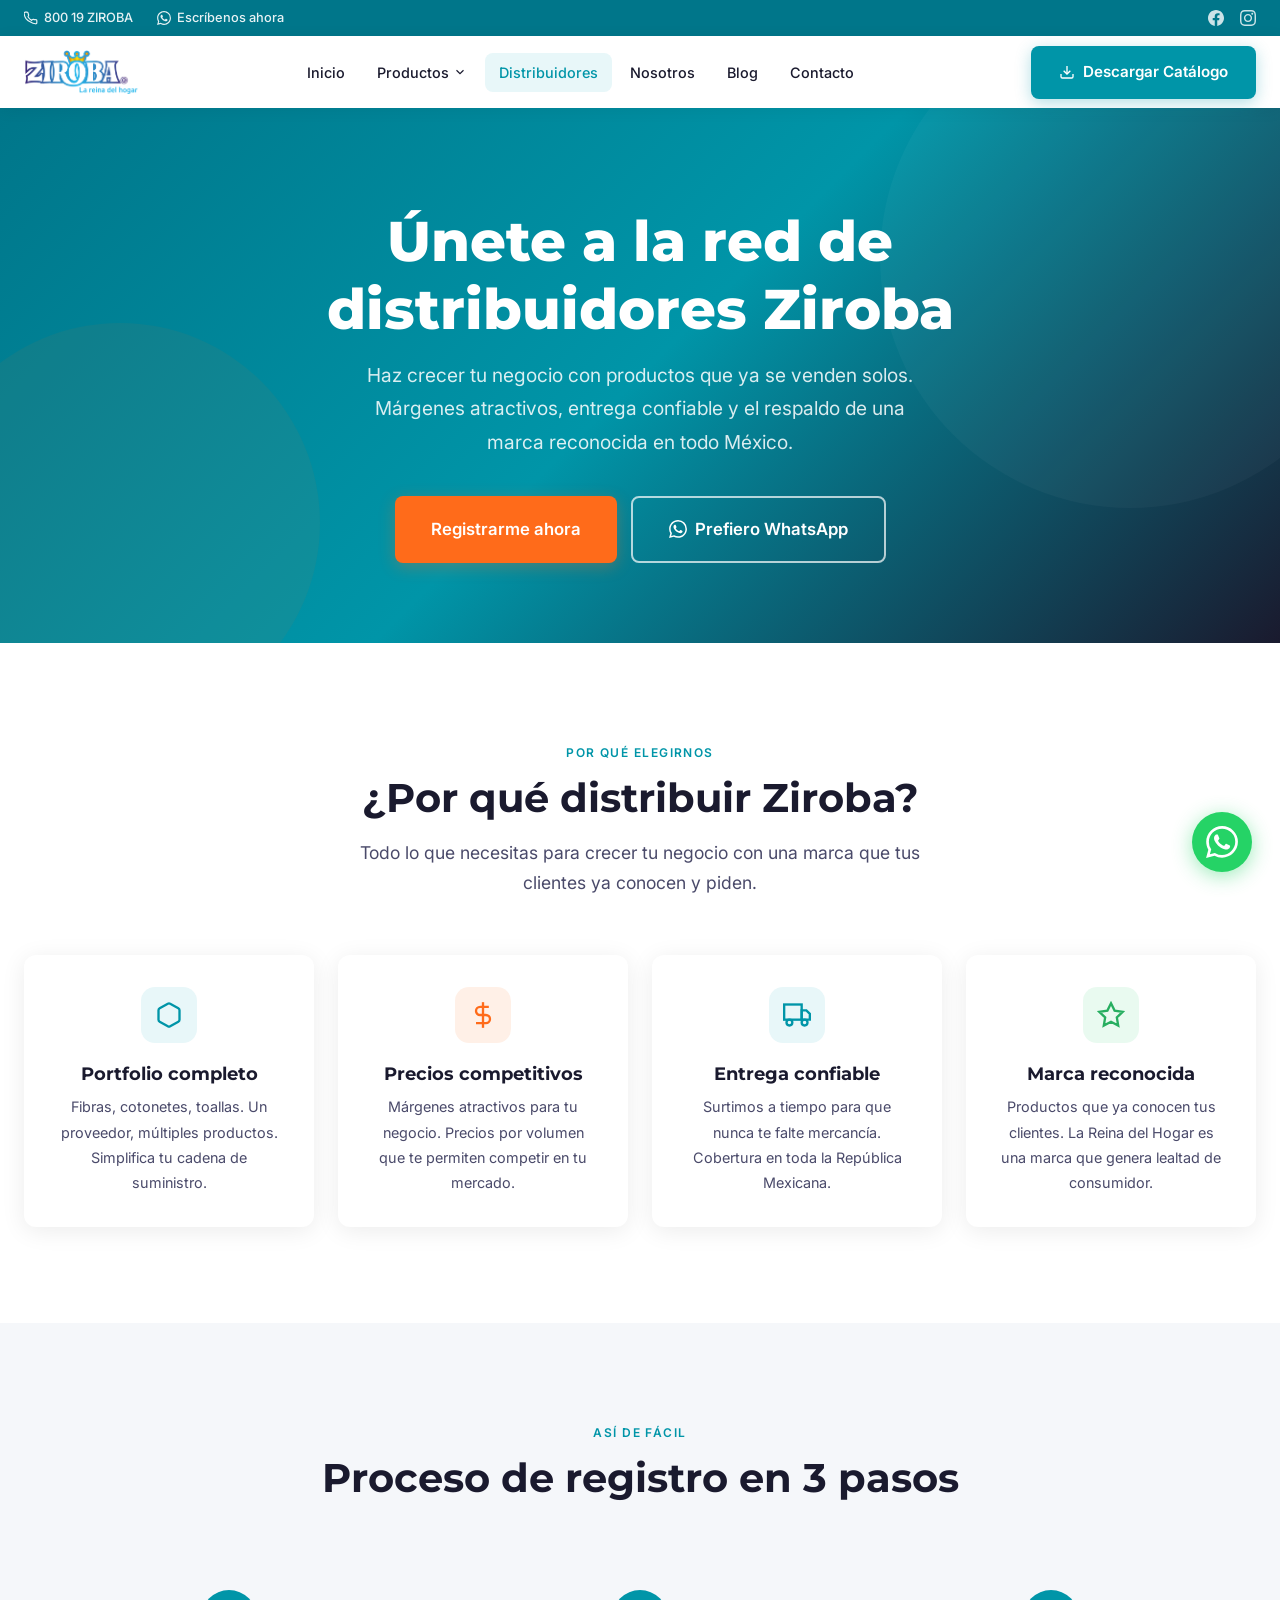
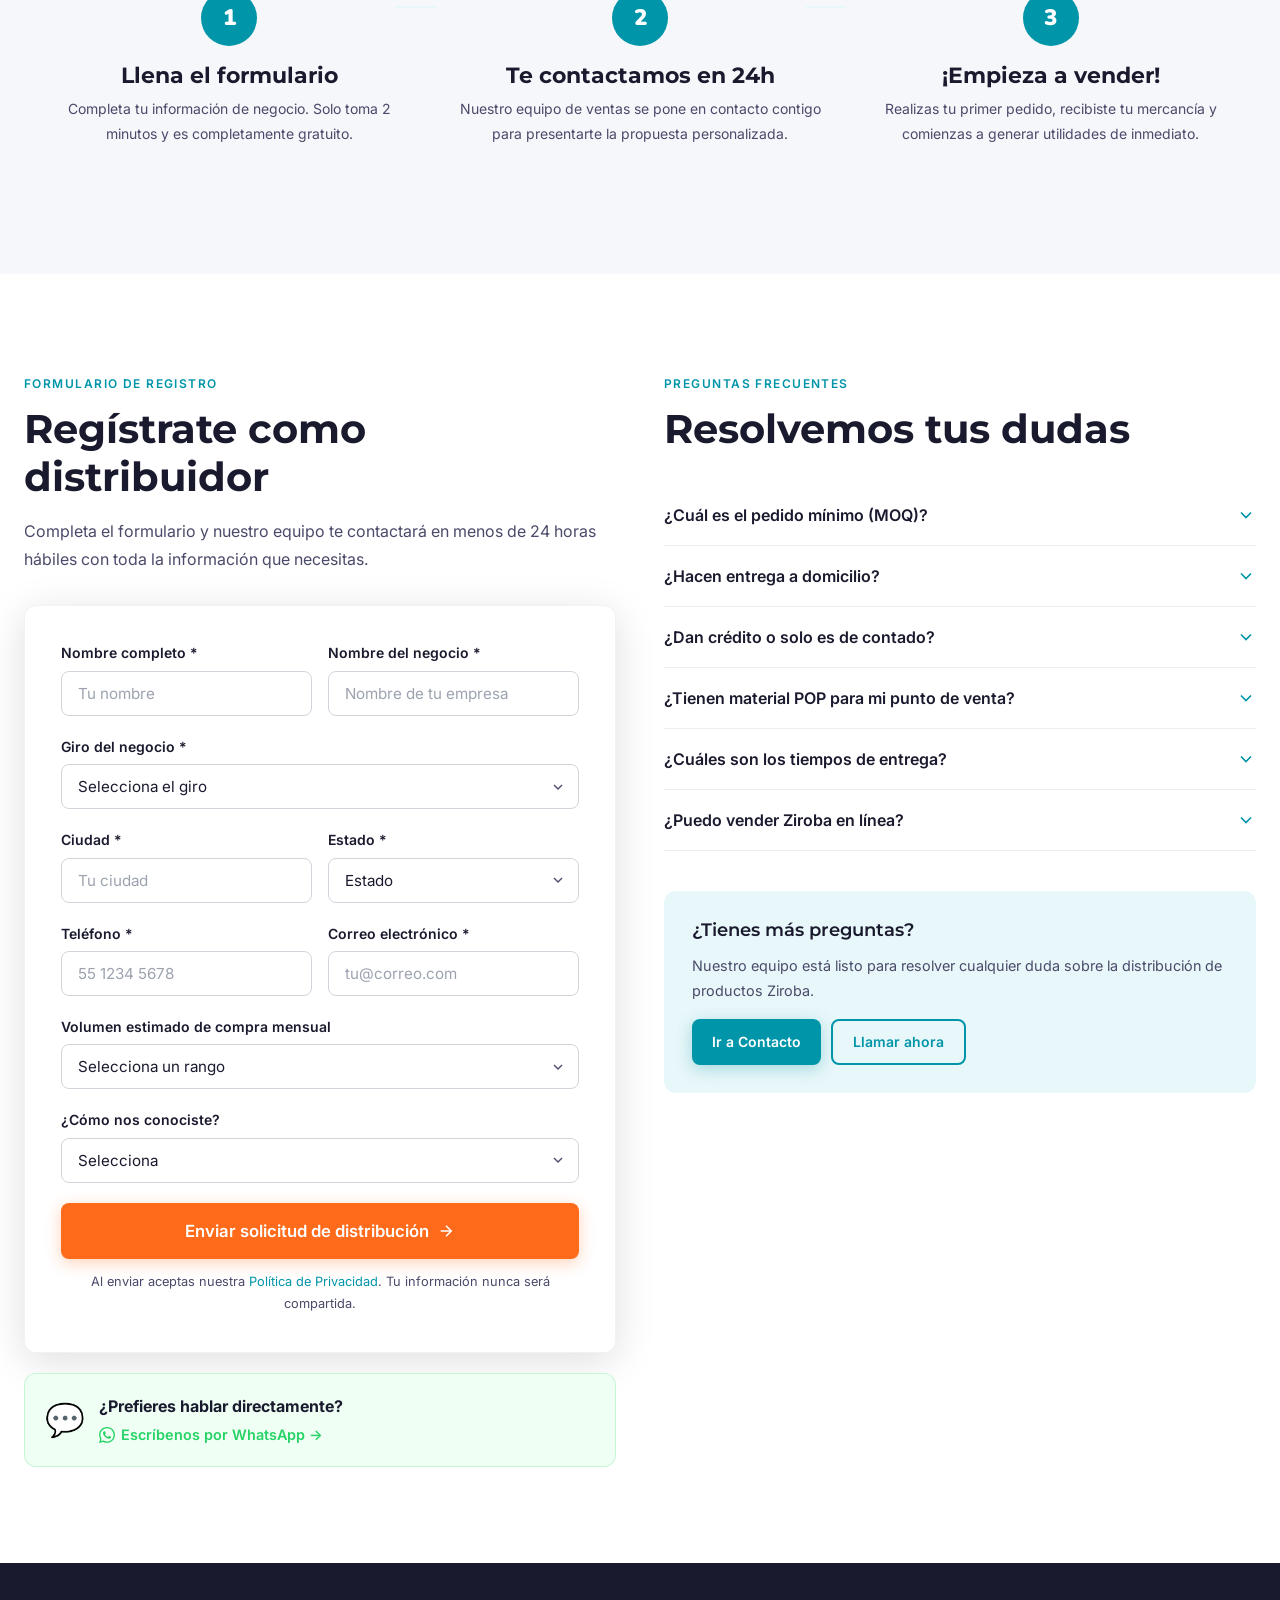
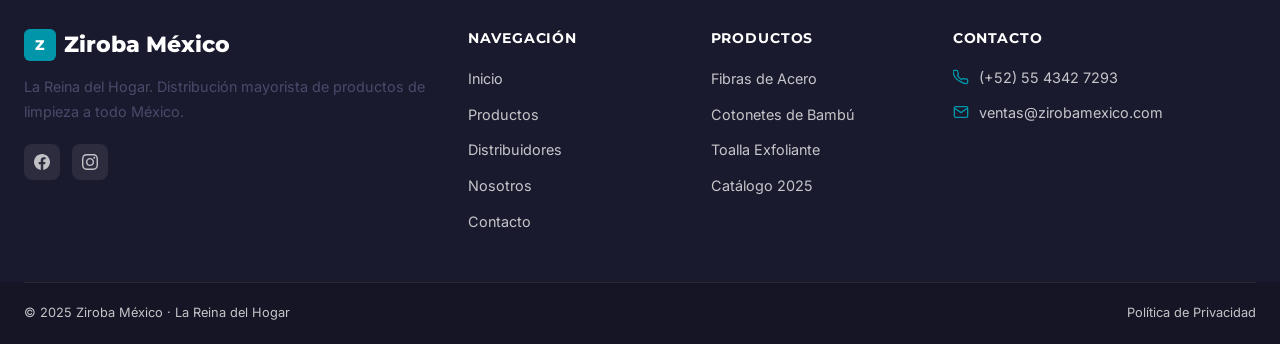
<file: distribuidores.html>
<!DOCTYPE html>
<html lang="es-MX">
<head>
  <meta charset="UTF-8">
  <meta name="viewport" content="width=device-width, initial-scale=1.0">
  <title>Hazte Distribuidor Ziroba — Mayoreo de Productos de Limpieza en México</title>
  <meta name="description" content="Únete a nuestra red de distribuidores. Venta de fibras de acero y productos de limpieza al mayoreo con los mejores precios. Solicita información hoy.">
  <link rel="stylesheet" href="css/main.css">
</head>
<body>

  <!-- UTILITY BAR -->
  <div class="utility-bar">
    <div class="container">
      <div class="utility-bar__inner">
        <div class="utility-bar__contact">
          <a href="tel:+525543427293" class="utility-bar__item">
            <svg xmlns="http://www.w3.org/2000/svg" viewBox="0 0 24 24" fill="none" stroke="currentColor" stroke-width="2"><path d="M22 16.92v3a2 2 0 01-2.18 2 19.79 19.79 0 01-8.63-3.07A19.5 19.5 0 013.07 12.5 19.79 19.79 0 01.12 4 2 2 0 012.1 2h3a2 2 0 012 1.72c.127.96.361 1.903.7 2.81a2 2 0 01-.45 2.11L6.91 9.91a16 16 0 006.17 6.17l1.08-1.34a2 2 0 012.11-.45c.907.339 1.85.573 2.81.7A2 2 0 0122 16.92z"/></svg>
            800 19 ZIROBA
          </a>
          <a href="https://wa.me/525543427293?text=Hola%2C+me+interesa+ser+distribuidor+de+Ziroba." target="_blank" rel="noopener" class="utility-bar__item">
            <svg xmlns="http://www.w3.org/2000/svg" viewBox="0 0 24 24" fill="currentColor"><path d="M17.472 14.382c-.297-.149-1.758-.867-2.03-.967-.273-.099-.471-.148-.67.15-.197.297-.767.966-.94 1.164-.173.199-.347.223-.644.075-.297-.15-1.255-.463-2.39-1.475-.883-.788-1.48-1.761-1.653-2.059-.173-.297-.018-.458.13-.606.134-.133.298-.347.446-.52.149-.174.198-.298.298-.497.099-.198.05-.371-.025-.52-.075-.149-.669-1.612-.916-2.207-.242-.579-.487-.5-.669-.51-.173-.008-.371-.01-.57-.01-.198 0-.52.074-.792.372-.272.297-1.04 1.016-1.04 2.479 0 1.462 1.065 2.875 1.213 3.074.149.198 2.096 3.2 5.077 4.487.709.306 1.262.489 1.694.625.712.227 1.36.195 1.871.118.571-.085 1.758-.719 2.006-1.413.248-.694.248-1.289.173-1.413-.074-.124-.272-.198-.57-.347m-5.421 7.403h-.004a9.87 9.87 0 01-5.031-1.378l-.361-.214-3.741.982.998-3.648-.235-.374a9.86 9.86 0 01-1.51-5.26c.001-5.45 4.436-9.884 9.888-9.884 2.64 0 5.122 1.03 6.988 2.898a9.825 9.825 0 012.893 6.994c-.003 5.45-4.437 9.884-9.885 9.884m8.413-18.297A11.815 11.815 0 0012.05 0C5.495 0 .16 5.335.157 11.892c0 2.096.547 4.142 1.588 5.945L.057 24l6.305-1.654a11.882 11.882 0 005.683 1.448h.005c6.554 0 11.89-5.335 11.893-11.893a11.821 11.821 0 00-3.48-8.413z"/></svg>
            Escríbenos ahora
          </a>
        </div>
        <div class="utility-bar__socials">
          <a href="#" aria-label="Facebook"><svg xmlns="http://www.w3.org/2000/svg" viewBox="0 0 24 24" fill="currentColor"><path d="M24 12.073c0-6.627-5.373-12-12-12s-12 5.373-12 12c0 5.99 4.388 10.954 10.125 11.854v-8.385H7.078v-3.47h3.047V9.43c0-3.007 1.792-4.669 4.533-4.669 1.312 0 2.686.235 2.686.235v2.953H15.83c-1.491 0-1.956.925-1.956 1.874v2.25h3.328l-.532 3.47h-2.796v8.385C19.612 23.027 24 18.062 24 12.073z"/></svg></a>
          <a href="#" aria-label="Instagram"><svg xmlns="http://www.w3.org/2000/svg" viewBox="0 0 24 24" fill="currentColor"><path d="M12 2.163c3.204 0 3.584.012 4.85.07 3.252.148 4.771 1.691 4.919 4.919.058 1.265.069 1.645.069 4.849 0 3.205-.012 3.584-.069 4.849-.149 3.225-1.664 4.771-4.919 4.919-1.266.058-1.644.07-4.85.07-3.204 0-3.584-.012-4.849-.07-3.26-.149-4.771-1.699-4.919-4.92-.058-1.265-.07-1.644-.07-4.849 0-3.204.013-3.583.07-4.849.149-3.227 1.664-4.771 4.919-4.919 1.266-.057 1.645-.069 4.849-.069zm0-2.163c-3.259 0-3.667.014-4.947.072-4.358.2-6.78 2.618-6.98 6.98-.059 1.281-.073 1.689-.073 4.948 0 3.259.014 3.668.072 4.948.2 4.358 2.618 6.78 6.98 6.98 1.281.058 1.689.072 4.948.072 3.259 0 3.668-.014 4.948-.072 4.354-.2 6.782-2.618 6.979-6.98.059-1.28.073-1.689.073-4.948 0-3.259-.014-3.667-.072-4.947-.196-4.354-2.617-6.78-6.979-6.98-1.281-.059-1.69-.073-4.949-.073zm0 5.838c-3.403 0-6.162 2.759-6.162 6.162s2.759 6.163 6.162 6.163 6.162-2.759 6.162-6.163c0-3.403-2.759-6.162-6.162-6.162zm0 10.162c-2.209 0-4-1.79-4-4 0-2.209 1.791-4 4-4s4 1.791 4 4c0 2.21-1.791 4-4 4zm6.406-11.845c-.796 0-1.441.645-1.441 1.44s.645 1.44 1.441 1.44c.795 0 1.439-.645 1.439-1.44s-.644-1.44-1.439-1.44z"/></svg></a>
        </div>
      </div>
    </div>
  </div>

  <!-- NAVBAR -->
  <nav class="navbar">
    <div class="container">
      <div class="navbar__inner">
        <a href="index.html" class="navbar__logo">
          <img src="imagenes/zirobalogo.png" alt="Ziroba México" style="height:44px;width:auto;object-fit:contain;">
        </a>
        <div class="navbar__nav">
          <a href="index.html" class="navbar__link">Inicio</a>
          <div class="navbar__dropdown">
            <a href="productos.html" class="navbar__link navbar__dropdown-toggle">Productos <svg xmlns="http://www.w3.org/2000/svg" viewBox="0 0 24 24" fill="none" stroke="currentColor" stroke-width="2"><polyline points="6 9 12 15 18 9"/></svg></a>
            <div class="navbar__dropdown-menu">
              <a href="productos.html#fibras" class="navbar__dropdown-item"><svg xmlns="http://www.w3.org/2000/svg" viewBox="0 0 24 24" fill="none" stroke="currentColor" stroke-width="2"><circle cx="12" cy="12" r="10"/></svg>Fibras de Acero Inoxidable</a>
              <a href="productos.html#cotonetes" class="navbar__dropdown-item"><svg xmlns="http://www.w3.org/2000/svg" viewBox="0 0 24 24" fill="none" stroke="currentColor" stroke-width="2"><path d="M12 2v20M2 12h20"/></svg>Cotonetes de Bambú</a>
              <a href="productos.html#toallas" class="navbar__dropdown-item"><svg xmlns="http://www.w3.org/2000/svg" viewBox="0 0 24 24" fill="none" stroke="currentColor" stroke-width="2"><rect x="3" y="3" width="18" height="18" rx="3"/></svg>Toalla Exfoliante</a>
            </div>
          </div>
          <a href="distribuidores.html" class="navbar__link active">Distribuidores</a>
          <a href="nosotros.html" class="navbar__link">Nosotros</a>
          <!-- <a href="donde-comprar.html" class="navbar__link">Dónde Comprar</a> -->
          <a href="blog.html" class="navbar__link">Blog</a>
          <a href="contacto.html" class="navbar__link">Contacto</a>
        </div>
        <a href="catalogo.html" class="btn btn--primary navbar__cta">
          <svg xmlns="http://www.w3.org/2000/svg" width="16" height="16" viewBox="0 0 24 24" fill="none" stroke="currentColor" stroke-width="2"><path d="M21 15v4a2 2 0 01-2 2H5a2 2 0 01-2-2v-4"/><polyline points="7 10 12 15 17 10"/><line x1="12" y1="15" x2="12" y2="3"/></svg>
          Descargar Catálogo
        </a>
        <button class="navbar__hamburger" aria-label="Abrir menú"><span></span><span></span><span></span></button>
      </div>
    </div>
  </nav>

  <div class="navbar__mobile">
    <a href="index.html" class="navbar__mobile-link">Inicio</a>
    <a href="productos.html" class="navbar__mobile-link">Productos</a>
    <a href="distribuidores.html" class="navbar__mobile-link">Distribuidores</a>
    <a href="nosotros.html" class="navbar__mobile-link">Nosotros</a>
   <!--  <a href="donde-comprar.html" class="navbar__mobile-link">Dónde Comprar</a> -->
    <a href="blog.html" class="navbar__mobile-link">Blog</a>
    <a href="contacto.html" class="navbar__mobile-link">Contacto</a>
    <div class="navbar__mobile-ctas">
      <a href="catalogo.html" class="btn btn--primary" style="justify-content:center;">Descargar Catálogo</a>
    </div>
  </div>

  <!-- HERO -->
  <section style="
    background: linear-gradient(135deg, #00768A 0%, #0095A8 50%, #1A1A2E 100%);
    padding: 100px 0 80px;
    position: relative;
    overflow: hidden;
  ">
    <div style="position:absolute;right:-100px;top:-100px;width:500px;height:500px;background:rgba(255,255,255,.03);border-radius:50%;"></div>
    <div style="position:absolute;left:-80px;bottom:-80px;width:400px;height:400px;background:rgba(255,107,26,.06);border-radius:50%;"></div>
    <div class="container" style="position:relative;z-index:2;text-align:center;">
      <!-- <nav class="breadcrumb" style="justify-content:center;">
        <a href="index.html">Inicio</a>
        <span class="breadcrumb__sep">/</span>
        <span>Distribuidores</span>
      </nav> -->
      <h1 style="color:white;margin-bottom:16px;">Únete a la red de<br>distribuidores Ziroba</h1>
      <p style="color:rgba(255,255,255,.85);font-size:1.2rem;max-width:560px;margin:0 auto 36px;">Haz crecer tu negocio con productos que ya se venden solos. Márgenes atractivos, entrega confiable y el respaldo de una marca reconocida en todo México.</p>
      <div style="display:flex;gap:14px;justify-content:center;flex-wrap:wrap;">
        <a href="#registro" class="btn btn--orange btn--lg">Registrarme ahora</a>
        <a href="https://wa.me/525543427293?text=Hola%2C+me+interesa+ser+distribuidor+de+Ziroba.+%C2%BFPodr%C3%ADan+darme+m%C3%A1s+informaci%C3%B3n%3F" target="_blank" rel="noopener" class="btn btn--outline-white btn--lg">
          <svg xmlns="http://www.w3.org/2000/svg" width="18" height="18" viewBox="0 0 24 24" fill="currentColor"><path d="M17.472 14.382c-.297-.149-1.758-.867-2.03-.967c-.273-.099-.471-.148-.67.15-.197.297-.767.966-.94 1.164-.173.199-.347.223-.644.075-.297-.15-1.255-.463-2.39-1.475-.883-.788-1.48-1.761-1.653-2.059-.173-.297-.018-.458.13-.606.134-.133.298-.347.446-.52.149-.174.198-.298.298-.497.099-.198.05-.371-.025-.52-.075-.149-.669-1.612-.916-2.207-.242-.579-.487-.5-.669-.51-.173-.008-.371-.01-.57-.01-.198 0-.52.074-.792.372-.272.297-1.04 1.016-1.04 2.479 0 1.462 1.065 2.875 1.213 3.074.149.198 2.096 3.2 5.077 4.487.709.306 1.262.489 1.694.625.712.227 1.36.195 1.871.118.571-.085 1.758-.719 2.006-1.413.248-.694.248-1.289.173-1.413-.074-.124-.272-.198-.57-.347m-5.421 7.403h-.004a9.87 9.87 0 01-5.031-1.378l-.361-.214-3.741.982.998-3.648-.235-.374a9.86 9.86 0 01-1.51-5.26c.001-5.45 4.436-9.884 9.888-9.884 2.64 0 5.122 1.03 6.988 2.898a9.825 9.825 0 012.893 6.994c-.003 5.45-4.437 9.884-9.885 9.884m8.413-18.297A11.815 11.815 0 0012.05 0C5.495 0 .16 5.335.157 11.892c0 2.096.547 4.142 1.588 5.945L.057 24l6.305-1.654a11.882 11.882 0 005.683 1.448h.005c6.554 0 11.89-5.335 11.893-11.893a11.821 11.821 0 00-3.48-8.413z"/></svg>
          Prefiero WhatsApp
        </a>
      </div>
    </div>
  </section>

  <!-- BENEFICIOS -->
  <section class="section">
    <div class="container">
      <div class="text-center" style="margin-bottom:56px;">
        <span class="section-label">Por qué elegirnos</span>
        <h2 class="section-title">¿Por qué distribuir Ziroba?</h2>
        <p class="section-subtitle center">Todo lo que necesitas para crecer tu negocio con una marca que tus clientes ya conocen y piden.</p>
      </div>
      <div class="grid-4">
        <div class="feature-card reveal text-center" style="align-items:center;">
          <div class="feature-card__icon" style="margin:0 auto 20px;">
            <svg xmlns="http://www.w3.org/2000/svg" viewBox="0 0 24 24" fill="none" stroke="currentColor" stroke-width="2"><path d="M21 16V8a2 2 0 00-1-1.73l-7-4a2 2 0 00-2 0l-7 4A2 2 0 003 8v8a2 2 0 001 1.73l7 4a2 2 0 002 0l7-4A2 2 0 0021 16z"/></svg>
          </div>
          <h3 class="feature-card__title">Portfolio completo</h3>
          <p class="feature-card__text">Fibras, cotonetes, toallas. Un proveedor, múltiples productos. Simplifica tu cadena de suministro.</p>
        </div>
        <div class="feature-card reveal reveal-delay-1 text-center" style="align-items:center;">
          <div class="feature-card__icon" style="margin:0 auto 20px;background:rgba(255,107,26,.1);color:var(--orange);">
            <svg xmlns="http://www.w3.org/2000/svg" viewBox="0 0 24 24" fill="none" stroke="currentColor" stroke-width="2"><line x1="12" y1="1" x2="12" y2="23"/><path d="M17 5H9.5a3.5 3.5 0 000 7h5a3.5 3.5 0 010 7H6"/></svg>
          </div>
          <h3 class="feature-card__title">Precios competitivos</h3>
          <p class="feature-card__text">Márgenes atractivos para tu negocio. Precios por volumen que te permiten competir en tu mercado.</p>
        </div>
        <div class="feature-card reveal reveal-delay-2 text-center" style="align-items:center;">
          <div class="feature-card__icon" style="margin:0 auto 20px;">
            <svg xmlns="http://www.w3.org/2000/svg" viewBox="0 0 24 24" fill="none" stroke="currentColor" stroke-width="2"><rect x="1" y="3" width="15" height="13"/><polygon points="16 8 20 8 23 11 23 16 16 16 16 8"/><circle cx="5.5" cy="18.5" r="2.5"/><circle cx="18.5" cy="18.5" r="2.5"/></svg>
          </div>
          <h3 class="feature-card__title">Entrega confiable</h3>
          <p class="feature-card__text">Surtimos a tiempo para que nunca te falte mercancía. Cobertura en toda la República Mexicana.</p>
        </div>
        <div class="feature-card reveal reveal-delay-3 text-center" style="align-items:center;">
          <div class="feature-card__icon" style="margin:0 auto 20px;background:rgba(46,204,113,.1);color:#27ae60;">
            <svg xmlns="http://www.w3.org/2000/svg" viewBox="0 0 24 24" fill="none" stroke="currentColor" stroke-width="2"><polygon points="12 2 15.09 8.26 22 9.27 17 14.14 18.18 21.02 12 17.77 5.82 21.02 7 14.14 2 9.27 8.91 8.26 12 2"/></svg>
          </div>
          <h3 class="feature-card__title">Marca reconocida</h3>
          <p class="feature-card__text">Productos que ya conocen tus clientes. La Reina del Hogar es una marca que genera lealtad de consumidor.</p>
        </div>
      </div>
    </div>
  </section>

  <!-- PROCESO -->
  <section class="section section--alt">
    <div class="container">
      <div class="text-center" style="margin-bottom:56px;">
        <span class="section-label">Así de fácil</span>
        <h2 class="section-title">Proceso de registro en 3 pasos</h2>
      </div>
      <div class="steps">
        <div class="step reveal">
          <div class="step__num">1</div>
          <h3 class="step__title">Llena el formulario</h3>
          <p class="step__text">Completa tu información de negocio. Solo toma 2 minutos y es completamente gratuito.</p>
        </div>
        <div class="step reveal reveal-delay-1">
          <div class="step__num">2</div>
          <h3 class="step__title">Te contactamos en 24h</h3>
          <p class="step__text">Nuestro equipo de ventas se pone en contacto contigo para presentarte la propuesta personalizada.</p>
        </div>
        <div class="step reveal reveal-delay-2">
          <div class="step__num">3</div>
          <h3 class="step__title">¡Empieza a vender!</h3>
          <p class="step__text">Realizas tu primer pedido, recibiste tu mercancía y comienzas a generar utilidades de inmediato.</p>
        </div>
      </div>
    </div>
  </section>

  <!-- FORMULARIO + FAQ -->
  <section id="registro" class="section">
    <div class="container">
      <div class="grid-2" style="align-items:start;">

        <!-- FORMULARIO -->
        <div>
          <span class="section-label">Formulario de registro</span>
          <h2 class="section-title">Regístrate como distribuidor</h2>
          <p style="margin-bottom:32px;">Completa el formulario y nuestro equipo te contactará en menos de 24 horas hábiles con toda la información que necesitas.</p>

          <form data-form="distribuidor" style="background:white;border-radius:var(--radius);box-shadow:var(--shadow-md);padding:36px;border:1px solid rgba(0,0,0,.05);">
            <div class="grid-2" style="gap:16px;">
              <div class="form-group">
                <label class="form-label" for="nombre">Nombre completo *</label>
                <input type="text" id="nombre" name="nombre" class="form-control" placeholder="Tu nombre" required>
              </div>
              <div class="form-group">
                <label class="form-label" for="empresa">Nombre del negocio *</label>
                <input type="text" id="empresa" name="empresa" class="form-control" placeholder="Nombre de tu empresa" required>
              </div>
            </div>
            <div class="form-group">
              <label class="form-label" for="giro">Giro del negocio *</label>
              <select id="giro" name="giro" class="form-control" required>
                <option value="">Selecciona el giro</option>
                <option>Abarrotes y miscelánea</option>
                <option>Mayorista / Distribuidora</option>
                <option>Papelería</option>
                <option>Minisuper o tienda de autoservicio</option>
                <option>Farmacia</option>
                <option>Tienda de limpieza</option>
                <option>Hotel / Restaurante / Limpieza</option>
                <option>Otro</option>
              </select>
            </div>
            <div class="grid-2" style="gap:16px;">
              <div class="form-group">
                <label class="form-label" for="ciudad">Ciudad *</label>
                <input type="text" id="ciudad" name="ciudad" class="form-control" placeholder="Tu ciudad" required>
              </div>
              <div class="form-group">
                <label class="form-label" for="estado">Estado *</label>
                <select id="estado" name="estado" class="form-control" required>
                  <option value="">Estado</option>
                  <option>CDMX</option><option>Estado de México</option><option>Hidalgo</option>
                  <option>Puebla</option><option>Veracruz</option><option>Jalisco</option>
                  <option>Nuevo León</option><option>Guanajuato</option><option>Otro</option>
                </select>
              </div>
            </div>
            <div class="grid-2" style="gap:16px;">
              <div class="form-group">
                <label class="form-label" for="telefono">Teléfono *</label>
                <input type="tel" id="telefono" name="telefono" class="form-control" placeholder="55 1234 5678" required>
              </div>
              <div class="form-group">
                <label class="form-label" for="email">Correo electrónico *</label>
                <input type="email" id="email" name="email" class="form-control" placeholder="tu@correo.com" required>
              </div>
            </div>
            <div class="form-group">
              <label class="form-label" for="volumen">Volumen estimado de compra mensual</label>
              <select id="volumen" name="volumen" class="form-control">
                <option value="">Selecciona un rango</option>
                <option>Menos de $5,000 MXN</option>
                <option>$5,000 — $15,000 MXN</option>
                <option>$15,000 — $50,000 MXN</option>
                <option>Más de $50,000 MXN</option>
              </select>
            </div>
            <div class="form-group">
              <label class="form-label" for="como">¿Cómo nos conociste?</label>
              <select id="como" name="como" class="form-control">
                <option value="">Selecciona</option>
                <option>Buscador (Google)</option>
                <option>Redes sociales</option>
                <option>Recomendación de un amigo</option>
                <option>Ya conozco los productos en tienda</option>
                <option>Visitó mi negocio un vendedor</option>
                <option>Otro</option>
              </select>
            </div>
            <button type="submit" class="btn btn--orange btn--lg" style="width:100%;justify-content:center;">
              Enviar solicitud de distribución
              <svg xmlns="http://www.w3.org/2000/svg" width="18" height="18" viewBox="0 0 24 24" fill="none" stroke="currentColor" stroke-width="2"><line x1="5" y1="12" x2="19" y2="12"/><polyline points="12 5 19 12 12 19"/></svg>
            </button>
            <p style="font-size:.8rem;color:var(--gray);text-align:center;margin-top:12px;">Al enviar aceptas nuestra <a href="#" style="color:var(--teal);">Política de Privacidad</a>. Tu información nunca será compartida.</p>
          </form>

          <div style="margin-top:20px;background:#F0FFF4;border-radius:var(--radius);padding:20px;display:flex;align-items:center;gap:14px;border:1px solid rgba(37,211,102,.2);">
            <div style="font-size:2rem;">💬</div>
            <div>
              <div style="font-weight:700;margin-bottom:4px;color:var(--navy);">¿Prefieres hablar directamente?</div>
              <a href="https://wa.me/525543427293?text=Hola%2C+me+interesa+ser+distribuidor+de+Ziroba.+%C2%BFPodr%C3%ADan+darme+m%C3%A1s+informaci%C3%B3n%3F" target="_blank" rel="noopener"
                 style="color:#25D366;font-weight:600;font-size:.9rem;display:flex;align-items:center;gap:6px;">
                <svg xmlns="http://www.w3.org/2000/svg" width="16" height="16" viewBox="0 0 24 24" fill="currentColor"><path d="M17.472 14.382c-.297-.149-1.758-.867-2.03-.967c-.273-.099-.471-.148-.67.15-.197.297-.767.966-.94 1.164-.173.199-.347.223-.644.075-.297-.15-1.255-.463-2.39-1.475-.883-.788-1.48-1.761-1.653-2.059-.173-.297-.018-.458.13-.606.134-.133.298-.347.446-.52.149-.174.198-.298.298-.497.099-.198.05-.371-.025-.52-.075-.149-.669-1.612-.916-2.207-.242-.579-.487-.5-.669-.51-.173-.008-.371-.01-.57-.01-.198 0-.52.074-.792.372-.272.297-1.04 1.016-1.04 2.479 0 1.462 1.065 2.875 1.213 3.074.149.198 2.096 3.2 5.077 4.487.709.306 1.262.489 1.694.625.712.227 1.36.195 1.871.118.571-.085 1.758-.719 2.006-1.413.248-.694.248-1.289.173-1.413-.074-.124-.272-.198-.57-.347m-5.421 7.403h-.004a9.87 9.87 0 01-5.031-1.378l-.361-.214-3.741.982.998-3.648-.235-.374a9.86 9.86 0 01-1.51-5.26c.001-5.45 4.436-9.884 9.888-9.884 2.64 0 5.122 1.03 6.988 2.898a9.825 9.825 0 012.893 6.994c-.003 5.45-4.437 9.884-9.885 9.884m8.413-18.297A11.815 11.815 0 0012.05 0C5.495 0 .16 5.335.157 11.892c0 2.096.547 4.142 1.588 5.945L.057 24l6.305-1.654a11.882 11.882 0 005.683 1.448h.005c6.554 0 11.89-5.335 11.893-11.893a11.821 11.821 0 00-3.48-8.413z"/></svg>
                Escríbenos por WhatsApp →
              </a>
            </div>
          </div>
        </div>

        <!-- FAQ -->
        <div>
          <span class="section-label">Preguntas frecuentes</span>
          <h2 class="section-title">Resolvemos tus dudas</h2>
          <div style="margin-top:32px;">
            <div class="faq-item">
              <button class="faq-question">
                ¿Cuál es el pedido mínimo (MOQ)?
                <svg xmlns="http://www.w3.org/2000/svg" viewBox="0 0 24 24" fill="none" stroke="currentColor" stroke-width="2"><polyline points="6 9 12 15 18 9"/></svg>
              </button>
              <div class="faq-answer">
                <div class="faq-answer-inner">El pedido mínimo varía según el producto y la presentación. En general, trabajamos por caja máster (desde 6 hasta 144 unidades dependiendo del SKU). Nuestro equipo de ventas te informará el MOQ exacto según tus necesidades y la zona de entrega.</div>
              </div>
            </div>
            <div class="faq-item">
              <button class="faq-question">
                ¿Hacen entrega a domicilio?
                <svg xmlns="http://www.w3.org/2000/svg" viewBox="0 0 24 24" fill="none" stroke="currentColor" stroke-width="2"><polyline points="6 9 12 15 18 9"/></svg>
              </button>
              <div class="faq-answer">
                <div class="faq-answer-inner">Sí. Hacemos entrega directa en CDMX, Estado de México, Hidalgo y Puebla. Para el resto de la República usamos paquetería confiable con seguimiento. El costo de envío se determina según el volumen del pedido y la zona de destino.</div>
              </div>
            </div>
            <div class="faq-item">
              <button class="faq-question">
                ¿Dan crédito o solo es de contado?
                <svg xmlns="http://www.w3.org/2000/svg" viewBox="0 0 24 24" fill="none" stroke="currentColor" stroke-width="2"><polyline points="6 9 12 15 18 9"/></svg>
              </button>
              <div class="faq-answer">
                <div class="faq-answer-inner">Los primeros pedidos son de contado para establecer la relación comercial. Una vez que tenemos un historial de 2-3 pedidos, evaluamos crédito a 15 o 30 días según el volumen y la solvencia del distribuidor. Consulta con tu asesor de ventas.</div>
              </div>
            </div>
            <div class="faq-item">
              <button class="faq-question">
                ¿Tienen material POP para mi punto de venta?
                <svg xmlns="http://www.w3.org/2000/svg" viewBox="0 0 24 24" fill="none" stroke="currentColor" stroke-width="2"><polyline points="6 9 12 15 18 9"/></svg>
              </button>
              <div class="faq-answer">
                <div class="faq-answer-inner">Sí. Contamos con material de apoyo en punto de venta: exhibidores, colgadores de precio, stickers y carteles para distribuidores con pedidos recurrentes. El material POP se entrega sin costo adicional a distribuidores que cumplan el volumen mínimo mensual acordado.</div>
              </div>
            </div>
            <div class="faq-item">
              <button class="faq-question">
                ¿Cuáles son los tiempos de entrega?
                <svg xmlns="http://www.w3.org/2000/svg" viewBox="0 0 24 24" fill="none" stroke="currentColor" stroke-width="2"><polyline points="6 9 12 15 18 9"/></svg>
              </button>
              <div class="faq-answer">
                <div class="faq-answer-inner">En zona metropolitana de CDMX: 1-2 días hábiles. Interior de la República: 3-5 días hábiles vía paquetería. Los pedidos se procesan el mismo día si se realizan antes de las 2 PM. Siempre recibirás confirmación de pedido y número de seguimiento.</div>
              </div>
            </div>
            <div class="faq-item">
              <button class="faq-question">
                ¿Puedo vender Ziroba en línea?
                <svg xmlns="http://www.w3.org/2000/svg" viewBox="0 0 24 24" fill="none" stroke="currentColor" stroke-width="2"><polyline points="6 9 12 15 18 9"/></svg>
              </button>
              <div class="faq-answer">
                <div class="faq-answer-inner">Sí, los distribuidores pueden vender en plataformas como Mercado Libre, Amazon y tienda en línea propia. Te pedimos seguir los lineamientos de marca para mantener la consistencia de la imagen Ziroba. Contáctanos para conocer las condiciones.</div>
              </div>
            </div>
          </div>

          <div style="margin-top:40px;background:var(--teal-pale);border-radius:var(--radius);padding:28px;">
            <h4 style="margin-bottom:12px;">¿Tienes más preguntas?</h4>
            <p style="font-size:.9rem;margin-bottom:16px;">Nuestro equipo está listo para resolver cualquier duda sobre la distribución de productos Ziroba.</p>
            <div style="display:flex;gap:10px;flex-wrap:wrap;">
              <a href="contacto.html" class="btn btn--primary btn--sm">Ir a Contacto</a>
              <a href="tel:+525543427293" class="btn btn--outline-teal btn--sm">Llamar ahora</a>
            </div>
          </div>
        </div>
      </div>
    </div>
  </section>

  <!-- FOOTER -->
  <footer class="footer">
    <div class="container">
      <div class="footer__grid">
        <div>
          <div class="footer__logo"><div class="footer__logo-badge">Z</div>Ziroba México</div>
          <p class="footer__desc">La Reina del Hogar. Distribución mayorista de productos de limpieza a todo México.</p>
          <div class="footer__socials">
            <a href="#" class="footer__social-btn" aria-label="Facebook"><svg xmlns="http://www.w3.org/2000/svg" viewBox="0 0 24 24" fill="currentColor"><path d="M24 12.073c0-6.627-5.373-12-12-12s-12 5.373-12 12c0 5.99 4.388 10.954 10.125 11.854v-8.385H7.078v-3.47h3.047V9.43c0-3.007 1.792-4.669 4.533-4.669 1.312 0 2.686.235 2.686.235v2.953H15.83c-1.491 0-1.956.925-1.956 1.874v2.25h3.328l-.532 3.47h-2.796v8.385C19.612 23.027 24 18.062 24 12.073z"/></svg></a>
            <a href="#" class="footer__social-btn" aria-label="Instagram"><svg xmlns="http://www.w3.org/2000/svg" viewBox="0 0 24 24" fill="currentColor"><path d="M12 2.163c3.204 0 3.584.012 4.85.07 3.252.148 4.771 1.691 4.919 4.919.058 1.265.069 1.645.069 4.849 0 3.205-.012 3.584-.069 4.849-.149 3.225-1.664 4.771-4.919 4.919-1.266.058-1.644.07-4.85.07-3.204 0-3.584-.012-4.849-.07-3.26-.149-4.771-1.699-4.919-4.92-.058-1.265-.07-1.644-.07-4.849 0-3.204.013-3.583.07-4.849.149-3.227 1.664-4.771 4.919-4.919 1.266-.057 1.645-.069 4.849-.069zm0-2.163c-3.259 0-3.667.014-4.947.072-4.358.2-6.78 2.618-6.98 6.98-.059 1.281-.073 1.689-.073 4.948 0 3.259.014 3.668.072 4.948.2 4.358 2.618 6.78 6.98 6.98 1.281.058 1.689.072 4.948.072 3.259 0 3.668-.014 4.948-.072 4.354-.2 6.782-2.618 6.979-6.98.059-1.28.073-1.689.073-4.948 0-3.259-.014-3.667-.072-4.947-.196-4.354-2.617-6.78-6.979-6.98-1.281-.059-1.69-.073-4.949-.073zm0 5.838c-3.403 0-6.162 2.759-6.162 6.162s2.759 6.163 6.162 6.163 6.162-2.759 6.162-6.163c0-3.403-2.759-6.162-6.162-6.162zm0 10.162c-2.209 0-4-1.79-4-4 0-2.209 1.791-4 4-4s4 1.791 4 4c0 2.21-1.791 4-4 4zm6.406-11.845c-.796 0-1.441.645-1.441 1.44s.645 1.44 1.441 1.44c.795 0 1.439-.645 1.439-1.44s-.644-1.44-1.439-1.44z"/></svg></a>
          </div>
        </div>
        <div>
          <div class="footer__col-title">Navegación</div>
          <ul class="footer__links">
            <li><a href="index.html">Inicio</a></li>
            <li><a href="productos.html">Productos</a></li>
            <li><a href="distribuidores.html">Distribuidores</a></li>
            <li><a href="nosotros.html">Nosotros</a></li>
            <li><a href="contacto.html">Contacto</a></li>
          </ul>
        </div>
        <div>
          <div class="footer__col-title">Productos</div>
          <ul class="footer__links">
            <li><a href="productos.html#fibras">Fibras de Acero</a></li>
            <li><a href="productos.html#cotonetes">Cotonetes de Bambú</a></li>
            <li><a href="productos.html#toallas">Toalla Exfoliante</a></li>
            <li><a href="catalogo.html">Catálogo 2025</a></li>
          </ul>
        </div>
        <div>
          <div class="footer__col-title">Contacto</div>
          <div class="footer__contact-item"><svg xmlns="http://www.w3.org/2000/svg" viewBox="0 0 24 24" fill="none" stroke="currentColor" stroke-width="2"><path d="M22 16.92v3a2 2 0 01-2.18 2 19.79 19.79 0 01-8.63-3.07A19.5 19.5 0 013.07 12.5 19.79 19.79 0 01.12 4 2 2 0 012.1 2h3a2 2 0 012 1.72c.127.96.361 1.903.7 2.81a2 2 0 01-.45 2.11L6.91 9.91a16 16 0 006.17 6.17l1.08-1.34a2 2 0 012.11-.45c.907.339 1.85.573 2.81.7A2 2 0 0122 16.92z"/></svg><a href="tel:+525543427293" style="color:inherit;">(+52) 55 4342 7293</a></div>
          <div class="footer__contact-item"><svg xmlns="http://www.w3.org/2000/svg" viewBox="0 0 24 24" fill="none" stroke="currentColor" stroke-width="2"><path d="M4 4h16c1.1 0 2 .9 2 2v12c0 1.1-.9 2-2 2H4c-1.1 0-2-.9-2-2V6c0-1.1.9-2 2-2z"/><polyline points="22,6 12,13 2,6"/></svg><a href="mailto:ventas@zirobamexico.com" style="color:inherit;">ventas@zirobamexico.com</a></div>
        </div>
      </div>
    </div>
    <div style="background:rgba(0,0,0,.2);">
      <div class="container">
        <div class="footer__bottom">
          <span>© 2025 Ziroba México · La Reina del Hogar</span>
          <a href="#">Política de Privacidad</a>
        </div>
      </div>
    </div>
  </footer>

  <a href="https://wa.me/525543427293?text=Hola%2C+me+interesa+ser+distribuidor+de+Ziroba." target="_blank" rel="noopener" class="wa-fab" aria-label="WhatsApp">
    <svg xmlns="http://www.w3.org/2000/svg" viewBox="0 0 24 24" fill="currentColor"><path d="M17.472 14.382c-.297-.149-1.758-.867-2.03-.967c-.273-.099-.471-.148-.67.15-.197.297-.767.966-.94 1.164-.173.199-.347.223-.644.075-.297-.15-1.255-.463-2.39-1.475-.883-.788-1.48-1.761-1.653-2.059-.173-.297-.018-.458.13-.606.134-.133.298-.347.446-.52.149-.174.198-.298.298-.497.099-.198.05-.371-.025-.52-.075-.149-.669-1.612-.916-2.207-.242-.579-.487-.5-.669-.51-.173-.008-.371-.01-.57-.01-.198 0-.52.074-.792.372-.272.297-1.04 1.016-1.04 2.479 0 1.462 1.065 2.875 1.213 3.074.149.198 2.096 3.2 5.077 4.487.709.306 1.262.489 1.694.625.712.227 1.36.195 1.871.118.571-.085 1.758-.719 2.006-1.413.248-.694.248-1.289.173-1.413-.074-.124-.272-.198-.57-.347m-5.421 7.403h-.004a9.87 9.87 0 01-5.031-1.378l-.361-.214-3.741.982.998-3.648-.235-.374a9.86 9.86 0 01-1.51-5.26c.001-5.45 4.436-9.884 9.888-9.884 2.64 0 5.122 1.03 6.988 2.898a9.825 9.825 0 012.893 6.994c-.003 5.45-4.437 9.884-9.885 9.884m8.413-18.297A11.815 11.815 0 0012.05 0C5.495 0 .16 5.335.157 11.892c0 2.096.547 4.142 1.588 5.945L.057 24l6.305-1.654a11.882 11.882 0 005.683 1.448h.005c6.554 0 11.89-5.335 11.893-11.893a11.821 11.821 0 00-3.48-8.413z"/></svg>
  </a>

  <script src="js/main.js"></script>
</body>
</html>
</file>
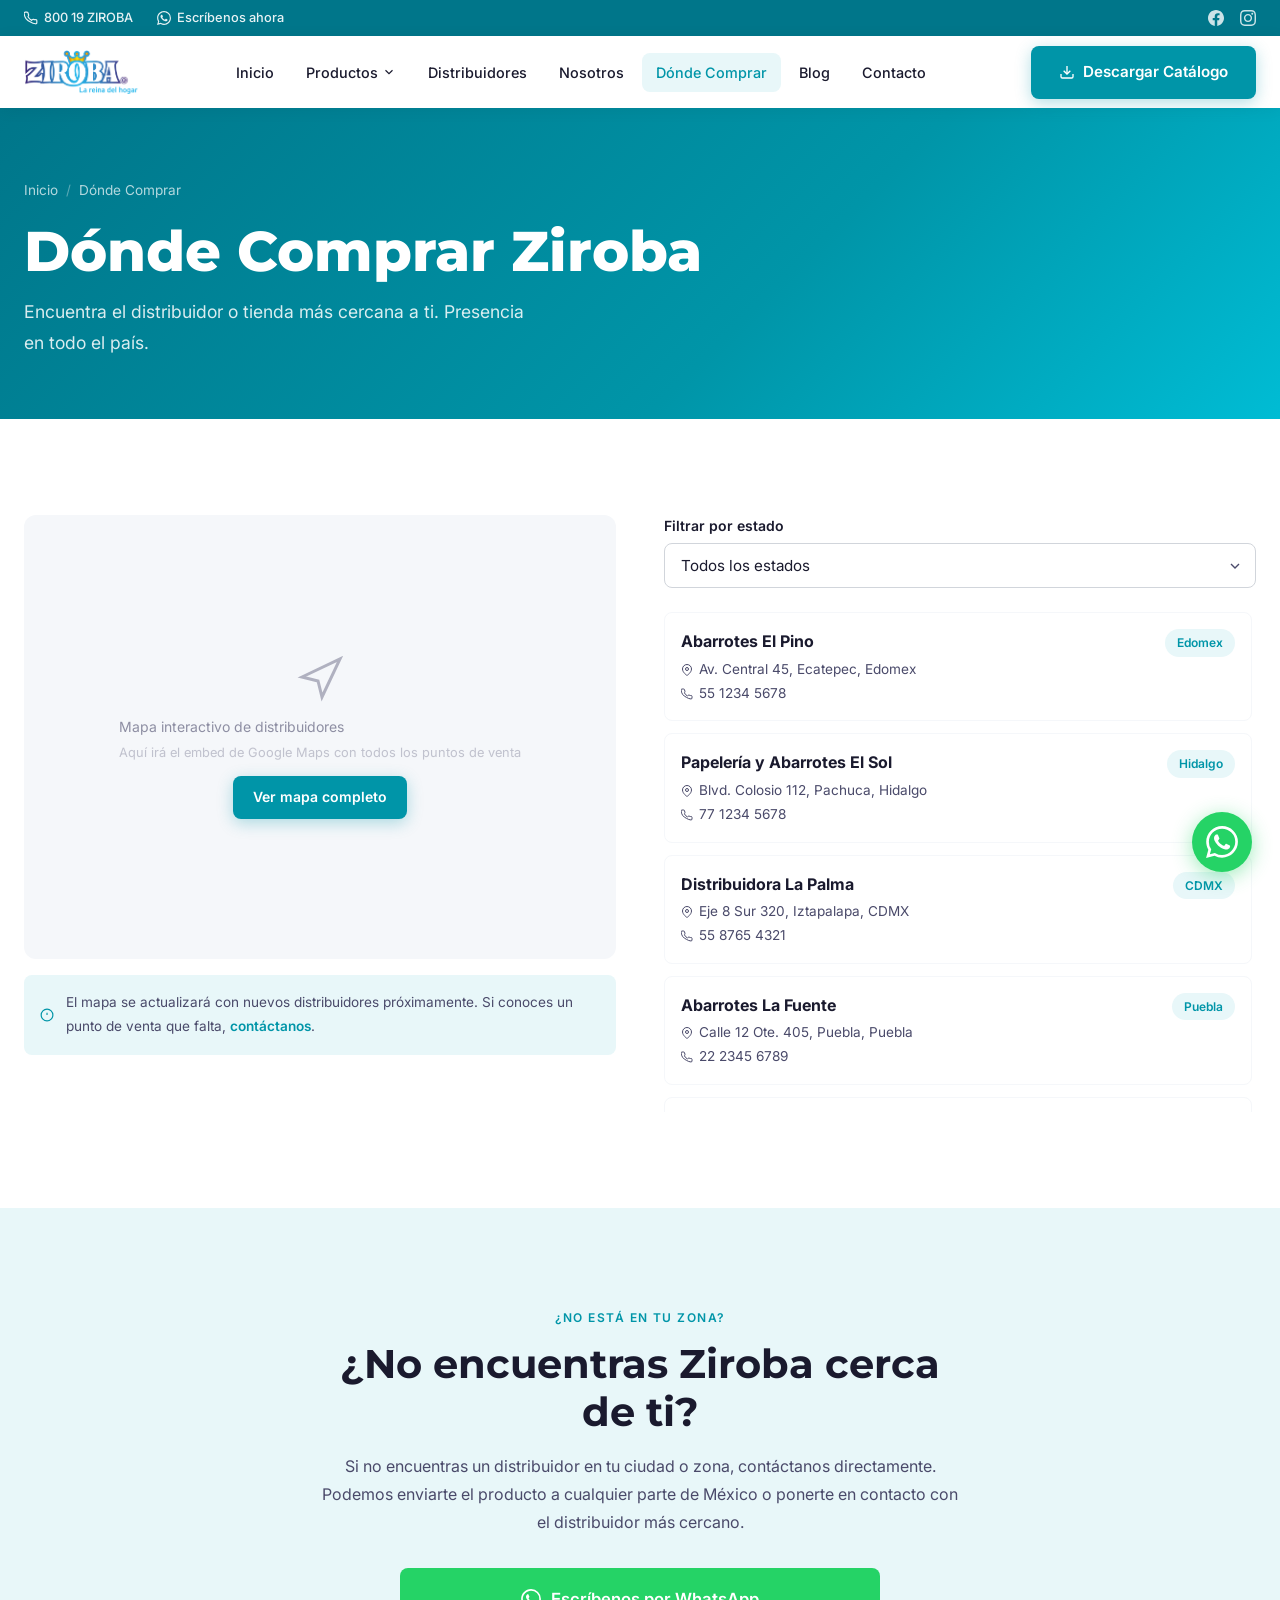
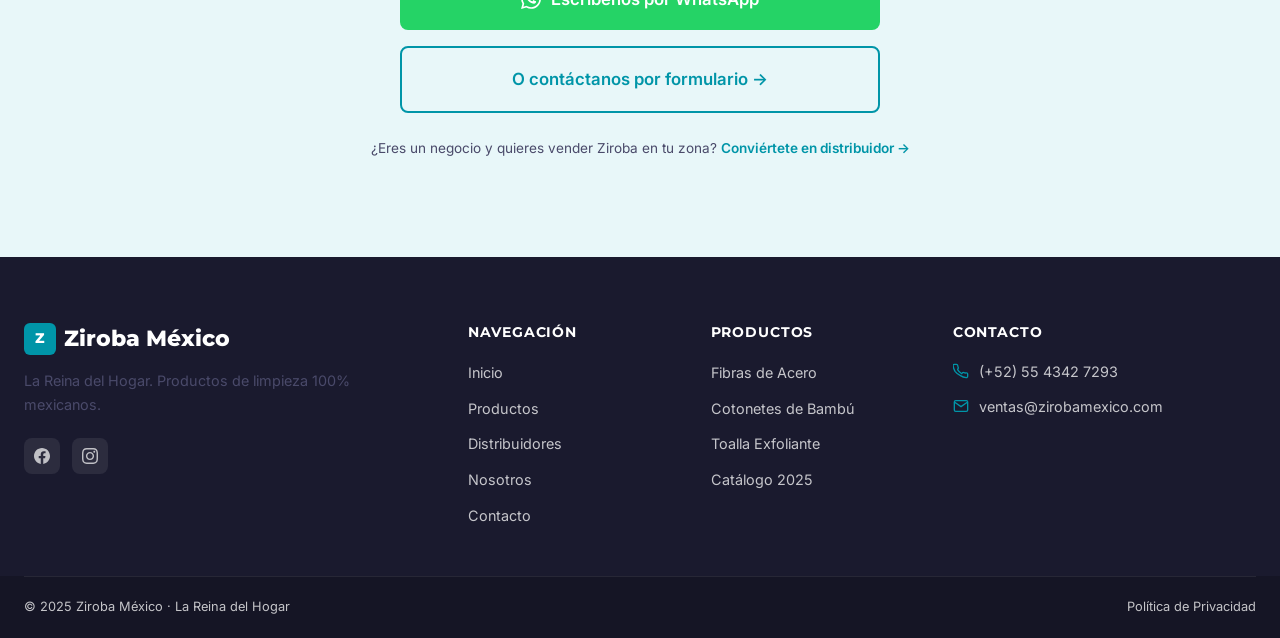
<file: donde-comprar.html>
<!DOCTYPE html>
<html lang="es-MX">
<head>
  <meta charset="UTF-8">
  <meta name="viewport" content="width=device-width, initial-scale=1.0">
  <title>Dónde Comprar Ziroba — Tiendas y Distribuidores en México</title>
  <meta name="description" content="Encuentra dónde comprar productos Ziroba cerca de ti. Tiendas distribuidoras en CDMX, Estado de México, Hidalgo, Puebla y más estados de la República.">
  <link rel="stylesheet" href="css/main.css">
</head>
<body>

  <div class="utility-bar">
    <div class="container">
      <div class="utility-bar__inner">
        <div class="utility-bar__contact">
          <a href="tel:+525543427293" class="utility-bar__item"><svg xmlns="http://www.w3.org/2000/svg" viewBox="0 0 24 24" fill="none" stroke="currentColor" stroke-width="2"><path d="M22 16.92v3a2 2 0 01-2.18 2 19.79 19.79 0 01-8.63-3.07A19.5 19.5 0 013.07 12.5 19.79 19.79 0 01.12 4 2 2 0 012.1 2h3a2 2 0 012 1.72c.127.96.361 1.903.7 2.81a2 2 0 01-.45 2.11L6.91 9.91a16 16 0 006.17 6.17l1.08-1.34a2 2 0 012.11-.45c.907.339 1.85.573 2.81.7A2 2 0 0122 16.92z"/></svg>800 19 ZIROBA</a>
          <a href="https://wa.me/525543427293" target="_blank" rel="noopener" class="utility-bar__item"><svg xmlns="http://www.w3.org/2000/svg" viewBox="0 0 24 24" fill="currentColor"><path d="M17.472 14.382c-.297-.149-1.758-.867-2.03-.967c-.273-.099-.471-.148-.67.15-.197.297-.767.966-.94 1.164-.173.199-.347.223-.644.075-.297-.15-1.255-.463-2.39-1.475-.883-.788-1.48-1.761-1.653-2.059-.173-.297-.018-.458.13-.606.134-.133.298-.347.446-.52.149-.174.198-.298.298-.497.099-.198.05-.371-.025-.52-.075-.149-.669-1.612-.916-2.207-.242-.579-.487-.5-.669-.51-.173-.008-.371-.01-.57-.01-.198 0-.52.074-.792.372-.272.297-1.04 1.016-1.04 2.479 0 1.462 1.065 2.875 1.213 3.074.149.198 2.096 3.2 5.077 4.487.709.306 1.262.489 1.694.625.712.227 1.36.195 1.871.118.571-.085 1.758-.719 2.006-1.413.248-.694.248-1.289.173-1.413-.074-.124-.272-.198-.57-.347m-5.421 7.403h-.004a9.87 9.87 0 01-5.031-1.378l-.361-.214-3.741.982.998-3.648-.235-.374a9.86 9.86 0 01-1.51-5.26c.001-5.45 4.436-9.884 9.888-9.884 2.64 0 5.122 1.03 6.988 2.898a9.825 9.825 0 012.893 6.994c-.003 5.45-4.437 9.884-9.885 9.884m8.413-18.297A11.815 11.815 0 0012.05 0C5.495 0 .16 5.335.157 11.892c0 2.096.547 4.142 1.588 5.945L.057 24l6.305-1.654a11.882 11.882 0 005.683 1.448h.005c6.554 0 11.89-5.335 11.893-11.893a11.821 11.821 0 00-3.48-8.413z"/></svg>Escríbenos ahora</a>
        </div>
        <div class="utility-bar__socials">
          <a href="#" aria-label="Facebook"><svg xmlns="http://www.w3.org/2000/svg" viewBox="0 0 24 24" fill="currentColor"><path d="M24 12.073c0-6.627-5.373-12-12-12s-12 5.373-12 12c0 5.99 4.388 10.954 10.125 11.854v-8.385H7.078v-3.47h3.047V9.43c0-3.007 1.792-4.669 4.533-4.669 1.312 0 2.686.235 2.686.235v2.953H15.83c-1.491 0-1.956.925-1.956 1.874v2.25h3.328l-.532 3.47h-2.796v8.385C19.612 23.027 24 18.062 24 12.073z"/></svg></a>
          <a href="#" aria-label="Instagram"><svg xmlns="http://www.w3.org/2000/svg" viewBox="0 0 24 24" fill="currentColor"><path d="M12 2.163c3.204 0 3.584.012 4.85.07 3.252.148 4.771 1.691 4.919 4.919.058 1.265.069 1.645.069 4.849 0 3.205-.012 3.584-.069 4.849-.149 3.225-1.664 4.771-4.919 4.919-1.266.058-1.644.07-4.85.07-3.204 0-3.584-.012-4.849-.07-3.26-.149-4.771-1.699-4.919-4.92-.058-1.265-.07-1.644-.07-4.849 0-3.204.013-3.583.07-4.849.149-3.227 1.664-4.771 4.919-4.919 1.266-.057 1.645-.069 4.849-.069zm0-2.163c-3.259 0-3.667.014-4.947.072-4.358.2-6.78 2.618-6.98 6.98-.059 1.281-.073 1.689-.073 4.948 0 3.259.014 3.668.072 4.948.2 4.358 2.618 6.78 6.98 6.98 1.281.058 1.689.072 4.948.072 3.259 0 3.668-.014 4.948-.072 4.354-.2 6.782-2.618 6.979-6.98.059-1.28.073-1.689.073-4.948 0-3.259-.014-3.667-.072-4.947-.196-4.354-2.617-6.78-6.979-6.98-1.281-.059-1.69-.073-4.949-.073zm0 5.838c-3.403 0-6.162 2.759-6.162 6.162s2.759 6.163 6.162 6.163 6.162-2.759 6.162-6.163c0-3.403-2.759-6.162-6.162-6.162zm0 10.162c-2.209 0-4-1.79-4-4 0-2.209 1.791-4 4-4s4 1.791 4 4c0 2.21-1.791 4-4 4zm6.406-11.845c-.796 0-1.441.645-1.441 1.44s.645 1.44 1.441 1.44c.795 0 1.439-.645 1.439-1.44s-.644-1.44-1.439-1.44z"/></svg></a>
        </div>
      </div>
    </div>
  </div>

  <nav class="navbar">
    <div class="container">
      <div class="navbar__inner">
        <a href="index.html" class="navbar__logo"><img src="imagenes/zirobalogo.png" alt="Ziroba México" style="height:44px;width:auto;object-fit:contain;"></a>
        <div class="navbar__nav">
          <a href="index.html" class="navbar__link">Inicio</a>
          <div class="navbar__dropdown">
            <a href="productos.html" class="navbar__link navbar__dropdown-toggle">Productos <svg xmlns="http://www.w3.org/2000/svg" viewBox="0 0 24 24" fill="none" stroke="currentColor" stroke-width="2"><polyline points="6 9 12 15 18 9"/></svg></a>
            <div class="navbar__dropdown-menu">
              <a href="productos.html#fibras" class="navbar__dropdown-item"><svg xmlns="http://www.w3.org/2000/svg" viewBox="0 0 24 24" fill="none" stroke="currentColor" stroke-width="2"><circle cx="12" cy="12" r="10"/></svg>Fibras de Acero</a>
              <a href="productos.html#cotonetes" class="navbar__dropdown-item"><svg xmlns="http://www.w3.org/2000/svg" viewBox="0 0 24 24" fill="none" stroke="currentColor" stroke-width="2"><path d="M12 2v20M2 12h20"/></svg>Cotonetes de Bambú</a>
              <a href="productos.html#toallas" class="navbar__dropdown-item"><svg xmlns="http://www.w3.org/2000/svg" viewBox="0 0 24 24" fill="none" stroke="currentColor" stroke-width="2"><rect x="3" y="3" width="18" height="18" rx="3"/></svg>Toalla Exfoliante</a>
            </div>
          </div>
          <a href="distribuidores.html" class="navbar__link">Distribuidores</a>
          <a href="nosotros.html" class="navbar__link">Nosotros</a>
          <a href="donde-comprar.html" class="navbar__link active">Dónde Comprar</a>
          <a href="blog.html" class="navbar__link">Blog</a>
          <a href="contacto.html" class="navbar__link">Contacto</a>
        </div>
        <a href="catalogo.html" class="btn btn--primary navbar__cta"><svg xmlns="http://www.w3.org/2000/svg" width="16" height="16" viewBox="0 0 24 24" fill="none" stroke="currentColor" stroke-width="2"><path d="M21 15v4a2 2 0 01-2 2H5a2 2 0 01-2-2v-4"/><polyline points="7 10 12 15 17 10"/><line x1="12" y1="15" x2="12" y2="3"/></svg>Descargar Catálogo</a>
        <button class="navbar__hamburger" aria-label="Abrir menú"><span></span><span></span><span></span></button>
      </div>
    </div>
  </nav>

  <div class="navbar__mobile">
    <a href="index.html" class="navbar__mobile-link">Inicio</a>
    <a href="productos.html" class="navbar__mobile-link">Productos</a>
    <a href="distribuidores.html" class="navbar__mobile-link">Distribuidores</a>
    <a href="nosotros.html" class="navbar__mobile-link">Nosotros</a>
    <a href="donde-comprar.html" class="navbar__mobile-link">Dónde Comprar</a>
    <a href="blog.html" class="navbar__mobile-link">Blog</a>
    <a href="contacto.html" class="navbar__mobile-link">Contacto</a>
    <div class="navbar__mobile-ctas"><a href="catalogo.html" class="btn btn--primary" style="justify-content:center;">Descargar Catálogo</a></div>
  </div>

  <!-- PAGE HERO -->
  <section class="page-hero">
    <div class="container">
      <nav class="breadcrumb"><a href="index.html">Inicio</a><span class="breadcrumb__sep">/</span><span>Dónde Comprar</span></nav>
      <h1>Dónde Comprar Ziroba</h1>
      <p>Encuentra el distribuidor o tienda más cercana a ti. Presencia en todo el país.</p>
    </div>
  </section>

  <!-- MAPA PRINCIPAL -->
  <section class="section">
    <div class="container">
      <div class="grid-2" style="align-items:start;gap:48px;">
        <!-- MAPA -->
        <div>
          <div class="map-placeholder" style="aspect-ratio:4/3;">
            <svg xmlns="http://www.w3.org/2000/svg" viewBox="0 0 24 24" fill="none" stroke="currentColor" stroke-width="1.5"><path d="M3 11l19-9-9 19-2-8-8-2z"/></svg>
            <p>Mapa interactivo de distribuidores<br><span style="font-size:.8rem;opacity:.5;">Aquí irá el embed de Google Maps con todos los puntos de venta</span></p>
            <a href="https://maps.google.com/?q=Ziroba+México" target="_blank" rel="noopener" class="btn btn--primary btn--sm">Ver mapa completo</a>
          </div>
          <div style="background:var(--teal-pale);border-radius:var(--radius-sm);padding:16px;margin-top:16px;display:flex;align-items:center;gap:12px;">
            <svg xmlns="http://www.w3.org/2000/svg" width="20" height="20" viewBox="0 0 24 24" fill="none" stroke="var(--teal)" stroke-width="2"><circle cx="12" cy="12" r="10"/><line x1="12" y1="8" x2="12" y2="12"/><line x1="12" y1="16" x2="12.01" y2="16"/></svg>
            <p style="font-size:.85rem;margin:0;">El mapa se actualizará con nuevos distribuidores próximamente. Si conoces un punto de venta que falta, <a href="contacto.html" style="color:var(--teal);font-weight:600;">contáctanos</a>.</p>
          </div>
        </div>

        <!-- FILTRO + LISTA -->
        <div>
          <div style="margin-bottom:24px;">
            <label class="form-label">Filtrar por estado</label>
            <select class="form-control" id="filtro-estado" onchange="filtrarEstado(this.value)">
              <option value="todos">Todos los estados</option>
              <option value="cdmx">Ciudad de México</option>
              <option value="edomex">Estado de México</option>
              <option value="hidalgo">Hidalgo</option>
              <option value="puebla">Puebla</option>
              <option value="veracruz">Veracruz</option>
              <option value="jalisco">Jalisco</option>
            </select>
          </div>

          <div id="lista-distribuidores" style="display:flex;flex-direction:column;gap:12px;max-height:500px;overflow-y:auto;padding-right:4px;">

            <div class="distribuidor-item" data-estado="edomex" style="background:white;border-radius:var(--radius-sm);padding:16px;border:1.5px solid var(--gray-light);transition:border-color .2s;">
              <div style="display:flex;align-items:flex-start;justify-content:space-between;gap:12px;">
                <div>
                  <div style="font-weight:700;color:var(--navy);margin-bottom:4px;">Abarrotes El Pino</div>
                  <div style="font-size:.85rem;color:var(--gray);">
                    <div style="display:flex;align-items:center;gap:6px;margin-bottom:2px;"><svg xmlns="http://www.w3.org/2000/svg" width="12" height="12" viewBox="0 0 24 24" fill="none" stroke="currentColor" stroke-width="2"><path d="M21 10c0 7-9 13-9 13s-9-6-9-13a9 9 0 0118 0z"/><circle cx="12" cy="10" r="3"/></svg>Av. Central 45, Ecatepec, Edomex</div>
                    <div style="display:flex;align-items:center;gap:6px;"><svg xmlns="http://www.w3.org/2000/svg" width="12" height="12" viewBox="0 0 24 24" fill="none" stroke="currentColor" stroke-width="2"><path d="M22 16.92v3a2 2 0 01-2.18 2 19.79 19.79 0 01-8.63-3.07A19.5 19.5 0 013.07 12.5 19.79 19.79 0 01.12 4 2 2 0 012.1 2h3a2 2 0 012 1.72c.127.96.361 1.903.7 2.81a2 2 0 01-.45 2.11L6.91 9.91a16 16 0 006.17 6.17l1.08-1.34a2 2 0 012.11-.45c.907.339 1.85.573 2.81.7A2 2 0 0122 16.92z"/></svg>55 1234 5678</div>
                  </div>
                </div>
                <span class="badge badge--teal" style="white-space:nowrap;flex-shrink:0;">Edomex</span>
              </div>
            </div>

            <div class="distribuidor-item" data-estado="hidalgo" style="background:white;border-radius:var(--radius-sm);padding:16px;border:1.5px solid var(--gray-light);transition:border-color .2s;">
              <div style="display:flex;align-items:flex-start;justify-content:space-between;gap:12px;">
                <div>
                  <div style="font-weight:700;color:var(--navy);margin-bottom:4px;">Papelería y Abarrotes El Sol</div>
                  <div style="font-size:.85rem;color:var(--gray);">
                    <div style="display:flex;align-items:center;gap:6px;margin-bottom:2px;"><svg xmlns="http://www.w3.org/2000/svg" width="12" height="12" viewBox="0 0 24 24" fill="none" stroke="currentColor" stroke-width="2"><path d="M21 10c0 7-9 13-9 13s-9-6-9-13a9 9 0 0118 0z"/><circle cx="12" cy="10" r="3"/></svg>Blvd. Colosio 112, Pachuca, Hidalgo</div>
                    <div style="display:flex;align-items:center;gap:6px;"><svg xmlns="http://www.w3.org/2000/svg" width="12" height="12" viewBox="0 0 24 24" fill="none" stroke="currentColor" stroke-width="2"><path d="M22 16.92v3a2 2 0 01-2.18 2 19.79 19.79 0 01-8.63-3.07A19.5 19.5 0 013.07 12.5 19.79 19.79 0 01.12 4 2 2 0 012.1 2h3a2 2 0 012 1.72c.127.96.361 1.903.7 2.81a2 2 0 01-.45 2.11L6.91 9.91a16 16 0 006.17 6.17l1.08-1.34a2 2 0 012.11-.45c.907.339 1.85.573 2.81.7A2 2 0 0122 16.92z"/></svg>77 1234 5678</div>
                  </div>
                </div>
                <span class="badge badge--teal" style="white-space:nowrap;flex-shrink:0;">Hidalgo</span>
              </div>
            </div>

            <div class="distribuidor-item" data-estado="cdmx" style="background:white;border-radius:var(--radius-sm);padding:16px;border:1.5px solid var(--gray-light);transition:border-color .2s;">
              <div style="display:flex;align-items:flex-start;justify-content:space-between;gap:12px;">
                <div>
                  <div style="font-weight:700;color:var(--navy);margin-bottom:4px;">Distribuidora La Palma</div>
                  <div style="font-size:.85rem;color:var(--gray);">
                    <div style="display:flex;align-items:center;gap:6px;margin-bottom:2px;"><svg xmlns="http://www.w3.org/2000/svg" width="12" height="12" viewBox="0 0 24 24" fill="none" stroke="currentColor" stroke-width="2"><path d="M21 10c0 7-9 13-9 13s-9-6-9-13a9 9 0 0118 0z"/><circle cx="12" cy="10" r="3"/></svg>Eje 8 Sur 320, Iztapalapa, CDMX</div>
                    <div style="display:flex;align-items:center;gap:6px;"><svg xmlns="http://www.w3.org/2000/svg" width="12" height="12" viewBox="0 0 24 24" fill="none" stroke="currentColor" stroke-width="2"><path d="M22 16.92v3a2 2 0 01-2.18 2 19.79 19.79 0 01-8.63-3.07A19.5 19.5 0 013.07 12.5 19.79 19.79 0 01.12 4 2 2 0 012.1 2h3a2 2 0 012 1.72c.127.96.361 1.903.7 2.81a2 2 0 01-.45 2.11L6.91 9.91a16 16 0 006.17 6.17l1.08-1.34a2 2 0 012.11-.45c.907.339 1.85.573 2.81.7A2 2 0 0122 16.92z"/></svg>55 8765 4321</div>
                  </div>
                </div>
                <span class="badge badge--teal" style="white-space:nowrap;flex-shrink:0;">CDMX</span>
              </div>
            </div>

            <div class="distribuidor-item" data-estado="puebla" style="background:white;border-radius:var(--radius-sm);padding:16px;border:1.5px solid var(--gray-light);transition:border-color .2s;">
              <div style="display:flex;align-items:flex-start;justify-content:space-between;gap:12px;">
                <div>
                  <div style="font-weight:700;color:var(--navy);margin-bottom:4px;">Abarrotes La Fuente</div>
                  <div style="font-size:.85rem;color:var(--gray);">
                    <div style="display:flex;align-items:center;gap:6px;margin-bottom:2px;"><svg xmlns="http://www.w3.org/2000/svg" width="12" height="12" viewBox="0 0 24 24" fill="none" stroke="currentColor" stroke-width="2"><path d="M21 10c0 7-9 13-9 13s-9-6-9-13a9 9 0 0118 0z"/><circle cx="12" cy="10" r="3"/></svg>Calle 12 Ote. 405, Puebla, Puebla</div>
                    <div style="display:flex;align-items:center;gap:6px;"><svg xmlns="http://www.w3.org/2000/svg" width="12" height="12" viewBox="0 0 24 24" fill="none" stroke="currentColor" stroke-width="2"><path d="M22 16.92v3a2 2 0 01-2.18 2 19.79 19.79 0 01-8.63-3.07A19.5 19.5 0 013.07 12.5 19.79 19.79 0 01.12 4 2 2 0 012.1 2h3a2 2 0 012 1.72c.127.96.361 1.903.7 2.81a2 2 0 01-.45 2.11L6.91 9.91a16 16 0 006.17 6.17l1.08-1.34a2 2 0 012.11-.45c.907.339 1.85.573 2.81.7A2 2 0 0122 16.92z"/></svg>22 2345 6789</div>
                  </div>
                </div>
                <span class="badge badge--teal" style="white-space:nowrap;flex-shrink:0;">Puebla</span>
              </div>
            </div>

            <div class="distribuidor-item" data-estado="edomex" style="background:white;border-radius:var(--radius-sm);padding:16px;border:1.5px solid var(--gray-light);transition:border-color .2s;">
              <div style="display:flex;align-items:flex-start;justify-content:space-between;gap:12px;">
                <div>
                  <div style="font-weight:700;color:var(--navy);margin-bottom:4px;">El Surtidor Distribuciones</div>
                  <div style="font-size:.85rem;color:var(--gray);">
                    <div style="display:flex;align-items:center;gap:6px;margin-bottom:2px;"><svg xmlns="http://www.w3.org/2000/svg" width="12" height="12" viewBox="0 0 24 24" fill="none" stroke="currentColor" stroke-width="2"><path d="M21 10c0 7-9 13-9 13s-9-6-9-13a9 9 0 0118 0z"/><circle cx="12" cy="10" r="3"/></svg>Av. Las Torres 88, Tultitlán, Edomex</div>
                    <div style="display:flex;align-items:center;gap:6px;"><svg xmlns="http://www.w3.org/2000/svg" width="12" height="12" viewBox="0 0 24 24" fill="none" stroke="currentColor" stroke-width="2"><path d="M22 16.92v3a2 2 0 01-2.18 2 19.79 19.79 0 01-8.63-3.07A19.5 19.5 0 013.07 12.5 19.79 19.79 0 01.12 4 2 2 0 012.1 2h3a2 2 0 012 1.72c.127.96.361 1.903.7 2.81a2 2 0 01-.45 2.11L6.91 9.91a16 16 0 006.17 6.17l1.08-1.34a2 2 0 012.11-.45c.907.339 1.85.573 2.81.7A2 2 0 0122 16.92z"/></svg>55 3456 7890</div>
                  </div>
                </div>
                <span class="badge badge--teal" style="white-space:nowrap;flex-shrink:0;">Edomex</span>
              </div>
            </div>

          </div>

          <div id="no-result" style="display:none;text-align:center;padding:32px;color:var(--gray);">
            <div style="font-size:2.5rem;margin-bottom:12px;">🔍</div>
            <p>No encontramos distribuidores registrados en ese estado todavía.</p>
          </div>
        </div>
      </div>
    </div>
  </section>

  <!-- ¿NO ENCUENTRAS ZIROBA? -->
  <section class="section section--pale">
    <div class="container">
      <div style="max-width:640px;margin:0 auto;text-align:center;">
        <span class="section-label">¿No está en tu zona?</span>
        <h2 class="section-title">¿No encuentras Ziroba cerca de ti?</h2>
        <p style="margin-bottom:32px;">Si no encuentras un distribuidor en tu ciudad o zona, contáctanos directamente. Podemos enviarte el producto a cualquier parte de México o ponerte en contacto con el distribuidor más cercano.</p>
        <div style="display:flex;flex-direction:column;gap:16px;max-width:480px;margin:0 auto;">
          <a href="https://wa.me/525543427293?text=Hola%2C+no+encuentro+Ziroba+en+mi+zona+y+me+interesa+comprar." target="_blank" rel="noopener"
             class="btn btn--lg" style="background:#25D366;color:white;justify-content:center;gap:10px;">
            <svg xmlns="http://www.w3.org/2000/svg" width="20" height="20" viewBox="0 0 24 24" fill="currentColor"><path d="M17.472 14.382c-.297-.149-1.758-.867-2.03-.967c-.273-.099-.471-.148-.67.15-.197.297-.767.966-.94 1.164-.173.199-.347.223-.644.075-.297-.15-1.255-.463-2.39-1.475-.883-.788-1.48-1.761-1.653-2.059-.173-.297-.018-.458.13-.606.134-.133.298-.347.446-.52.149-.174.198-.298.298-.497.099-.198.05-.371-.025-.52-.075-.149-.669-1.612-.916-2.207-.242-.579-.487-.5-.669-.51-.173-.008-.371-.01-.57-.01-.198 0-.52.074-.792.372-.272.297-1.04 1.016-1.04 2.479 0 1.462 1.065 2.875 1.213 3.074.149.198 2.096 3.2 5.077 4.487.709.306 1.262.489 1.694.625.712.227 1.36.195 1.871.118.571-.085 1.758-.719 2.006-1.413.248-.694.248-1.289.173-1.413-.074-.124-.272-.198-.57-.347m-5.421 7.403h-.004a9.87 9.87 0 01-5.031-1.378l-.361-.214-3.741.982.998-3.648-.235-.374a9.86 9.86 0 01-1.51-5.26c.001-5.45 4.436-9.884 9.888-9.884 2.64 0 5.122 1.03 6.988 2.898a9.825 9.825 0 012.893 6.994c-.003 5.45-4.437 9.884-9.885 9.884m8.413-18.297A11.815 11.815 0 0012.05 0C5.495 0 .16 5.335.157 11.892c0 2.096.547 4.142 1.588 5.945L.057 24l6.305-1.654a11.882 11.882 0 005.683 1.448h.005c6.554 0 11.89-5.335 11.893-11.893a11.821 11.821 0 00-3.48-8.413z"/></svg>
            Escríbenos por WhatsApp
          </a>
          <a href="contacto.html" class="btn btn--outline-teal btn--lg" style="justify-content:center;">O contáctanos por formulario →</a>
        </div>
        <p style="margin-top:24px;font-size:.85rem;color:var(--gray);">¿Eres un negocio y quieres vender Ziroba en tu zona? <a href="distribuidores.html" style="color:var(--teal);font-weight:600;">Conviértete en distribuidor →</a></p>
      </div>
    </div>
  </section>

  <footer class="footer">
    <div class="container">
      <div class="footer__grid">
        <div>
          <div class="footer__logo"><div class="footer__logo-badge">Z</div>Ziroba México</div>
          <p class="footer__desc">La Reina del Hogar. Productos de limpieza 100% mexicanos.</p>
          <div class="footer__socials">
            <a href="#" class="footer__social-btn" aria-label="Facebook"><svg xmlns="http://www.w3.org/2000/svg" viewBox="0 0 24 24" fill="currentColor"><path d="M24 12.073c0-6.627-5.373-12-12-12s-12 5.373-12 12c0 5.99 4.388 10.954 10.125 11.854v-8.385H7.078v-3.47h3.047V9.43c0-3.007 1.792-4.669 4.533-4.669 1.312 0 2.686.235 2.686.235v2.953H15.83c-1.491 0-1.956.925-1.956 1.874v2.25h3.328l-.532 3.47h-2.796v8.385C19.612 23.027 24 18.062 24 12.073z"/></svg></a>
            <a href="#" class="footer__social-btn" aria-label="Instagram"><svg xmlns="http://www.w3.org/2000/svg" viewBox="0 0 24 24" fill="currentColor"><path d="M12 2.163c3.204 0 3.584.012 4.85.07 3.252.148 4.771 1.691 4.919 4.919.058 1.265.069 1.645.069 4.849 0 3.205-.012 3.584-.069 4.849-.149 3.225-1.664 4.771-4.919 4.919-1.266.058-1.644.07-4.85.07-3.204 0-3.584-.012-4.849-.07-3.26-.149-4.771-1.699-4.919-4.92-.058-1.265-.07-1.644-.07-4.849 0-3.204.013-3.583.07-4.849.149-3.227 1.664-4.771 4.919-4.919 1.266-.057 1.645-.069 4.849-.069zm0-2.163c-3.259 0-3.667.014-4.947.072-4.358.2-6.78 2.618-6.98 6.98-.059 1.281-.073 1.689-.073 4.948 0 3.259.014 3.668.072 4.948.2 4.358 2.618 6.78 6.98 6.98 1.281.058 1.689.072 4.948.072 3.259 0 3.668-.014 4.948-.072 4.354-.2 6.782-2.618 6.979-6.98.059-1.28.073-1.689.073-4.948 0-3.259-.014-3.667-.072-4.947-.196-4.354-2.617-6.78-6.979-6.98-1.281-.059-1.69-.073-4.949-.073zm0 5.838c-3.403 0-6.162 2.759-6.162 6.162s2.759 6.163 6.162 6.163 6.162-2.759 6.162-6.163c0-3.403-2.759-6.162-6.162-6.162zm0 10.162c-2.209 0-4-1.79-4-4 0-2.209 1.791-4 4-4s4 1.791 4 4c0 2.21-1.791 4-4 4zm6.406-11.845c-.796 0-1.441.645-1.441 1.44s.645 1.44 1.441 1.44c.795 0 1.439-.645 1.439-1.44s-.644-1.44-1.439-1.44z"/></svg></a>
          </div>
        </div>
        <div>
          <div class="footer__col-title">Navegación</div>
          <ul class="footer__links">
            <li><a href="index.html">Inicio</a></li>
            <li><a href="productos.html">Productos</a></li>
            <li><a href="distribuidores.html">Distribuidores</a></li>
            <li><a href="nosotros.html">Nosotros</a></li>
            <li><a href="contacto.html">Contacto</a></li>
          </ul>
        </div>
        <div>
          <div class="footer__col-title">Productos</div>
          <ul class="footer__links">
            <li><a href="productos.html#fibras">Fibras de Acero</a></li>
            <li><a href="productos.html#cotonetes">Cotonetes de Bambú</a></li>
            <li><a href="productos.html#toallas">Toalla Exfoliante</a></li>
            <li><a href="catalogo.html">Catálogo 2025</a></li>
          </ul>
        </div>
        <div>
          <div class="footer__col-title">Contacto</div>
          <div class="footer__contact-item"><svg xmlns="http://www.w3.org/2000/svg" viewBox="0 0 24 24" fill="none" stroke="currentColor" stroke-width="2"><path d="M22 16.92v3a2 2 0 01-2.18 2 19.79 19.79 0 01-8.63-3.07A19.5 19.5 0 013.07 12.5 19.79 19.79 0 01.12 4 2 2 0 012.1 2h3a2 2 0 012 1.72c.127.96.361 1.903.7 2.81a2 2 0 01-.45 2.11L6.91 9.91a16 16 0 006.17 6.17l1.08-1.34a2 2 0 012.11-.45c.907.339 1.85.573 2.81.7A2 2 0 0122 16.92z"/></svg><a href="tel:+525543427293" style="color:inherit;">(+52) 55 4342 7293</a></div>
          <div class="footer__contact-item"><svg xmlns="http://www.w3.org/2000/svg" viewBox="0 0 24 24" fill="none" stroke="currentColor" stroke-width="2"><path d="M4 4h16c1.1 0 2 .9 2 2v12c0 1.1-.9 2-2 2H4c-1.1 0-2-.9-2-2V6c0-1.1.9-2 2-2z"/><polyline points="22,6 12,13 2,6"/></svg><a href="mailto:ventas@zirobamexico.com" style="color:inherit;">ventas@zirobamexico.com</a></div>
        </div>
      </div>
    </div>
    <div style="background:rgba(0,0,0,.2);">
      <div class="container">
        <div class="footer__bottom">
          <span>© 2025 Ziroba México · La Reina del Hogar</span>
          <a href="#">Política de Privacidad</a>
        </div>
      </div>
    </div>
  </footer>

  <a href="https://wa.me/525543427293?text=Hola%2C+me+interesa+conocer+los+productos+Ziroba." target="_blank" rel="noopener" class="wa-fab" aria-label="WhatsApp">
    <svg xmlns="http://www.w3.org/2000/svg" viewBox="0 0 24 24" fill="currentColor"><path d="M17.472 14.382c-.297-.149-1.758-.867-2.03-.967c-.273-.099-.471-.148-.67.15-.197.297-.767.966-.94 1.164-.173.199-.347.223-.644.075-.297-.15-1.255-.463-2.39-1.475-.883-.788-1.48-1.761-1.653-2.059-.173-.297-.018-.458.13-.606.134-.133.298-.347.446-.52.149-.174.198-.298.298-.497.099-.198.05-.371-.025-.52-.075-.149-.669-1.612-.916-2.207-.242-.579-.487-.5-.669-.51-.173-.008-.371-.01-.57-.01-.198 0-.52.074-.792.372-.272.297-1.04 1.016-1.04 2.479 0 1.462 1.065 2.875 1.213 3.074.149.198 2.096 3.2 5.077 4.487.709.306 1.262.489 1.694.625.712.227 1.36.195 1.871.118.571-.085 1.758-.719 2.006-1.413.248-.694.248-1.289.173-1.413-.074-.124-.272-.198-.57-.347m-5.421 7.403h-.004a9.87 9.87 0 01-5.031-1.378l-.361-.214-3.741.982.998-3.648-.235-.374a9.86 9.86 0 01-1.51-5.26c.001-5.45 4.436-9.884 9.888-9.884 2.64 0 5.122 1.03 6.988 2.898a9.825 9.825 0 012.893 6.994c-.003 5.45-4.437 9.884-9.885 9.884m8.413-18.297A11.815 11.815 0 0012.05 0C5.495 0 .16 5.335.157 11.892c0 2.096.547 4.142 1.588 5.945L.057 24l6.305-1.654a11.882 11.882 0 005.683 1.448h.005c6.554 0 11.89-5.335 11.893-11.893a11.821 11.821 0 00-3.48-8.413z"/></svg>
  </a>

  <script src="js/main.js"></script>
  <script>
    function filtrarEstado(estado) {
      const items = document.querySelectorAll('.distribuidor-item');
      const noResult = document.getElementById('no-result');
      let visible = 0;
      items.forEach(item => {
        const match = estado === 'todos' || item.dataset.estado === estado;
        item.style.display = match ? 'block' : 'none';
        if (match) visible++;
      });
      noResult.style.display = visible === 0 ? 'block' : 'none';
    }
  </script>
</body>
</html>
</file>
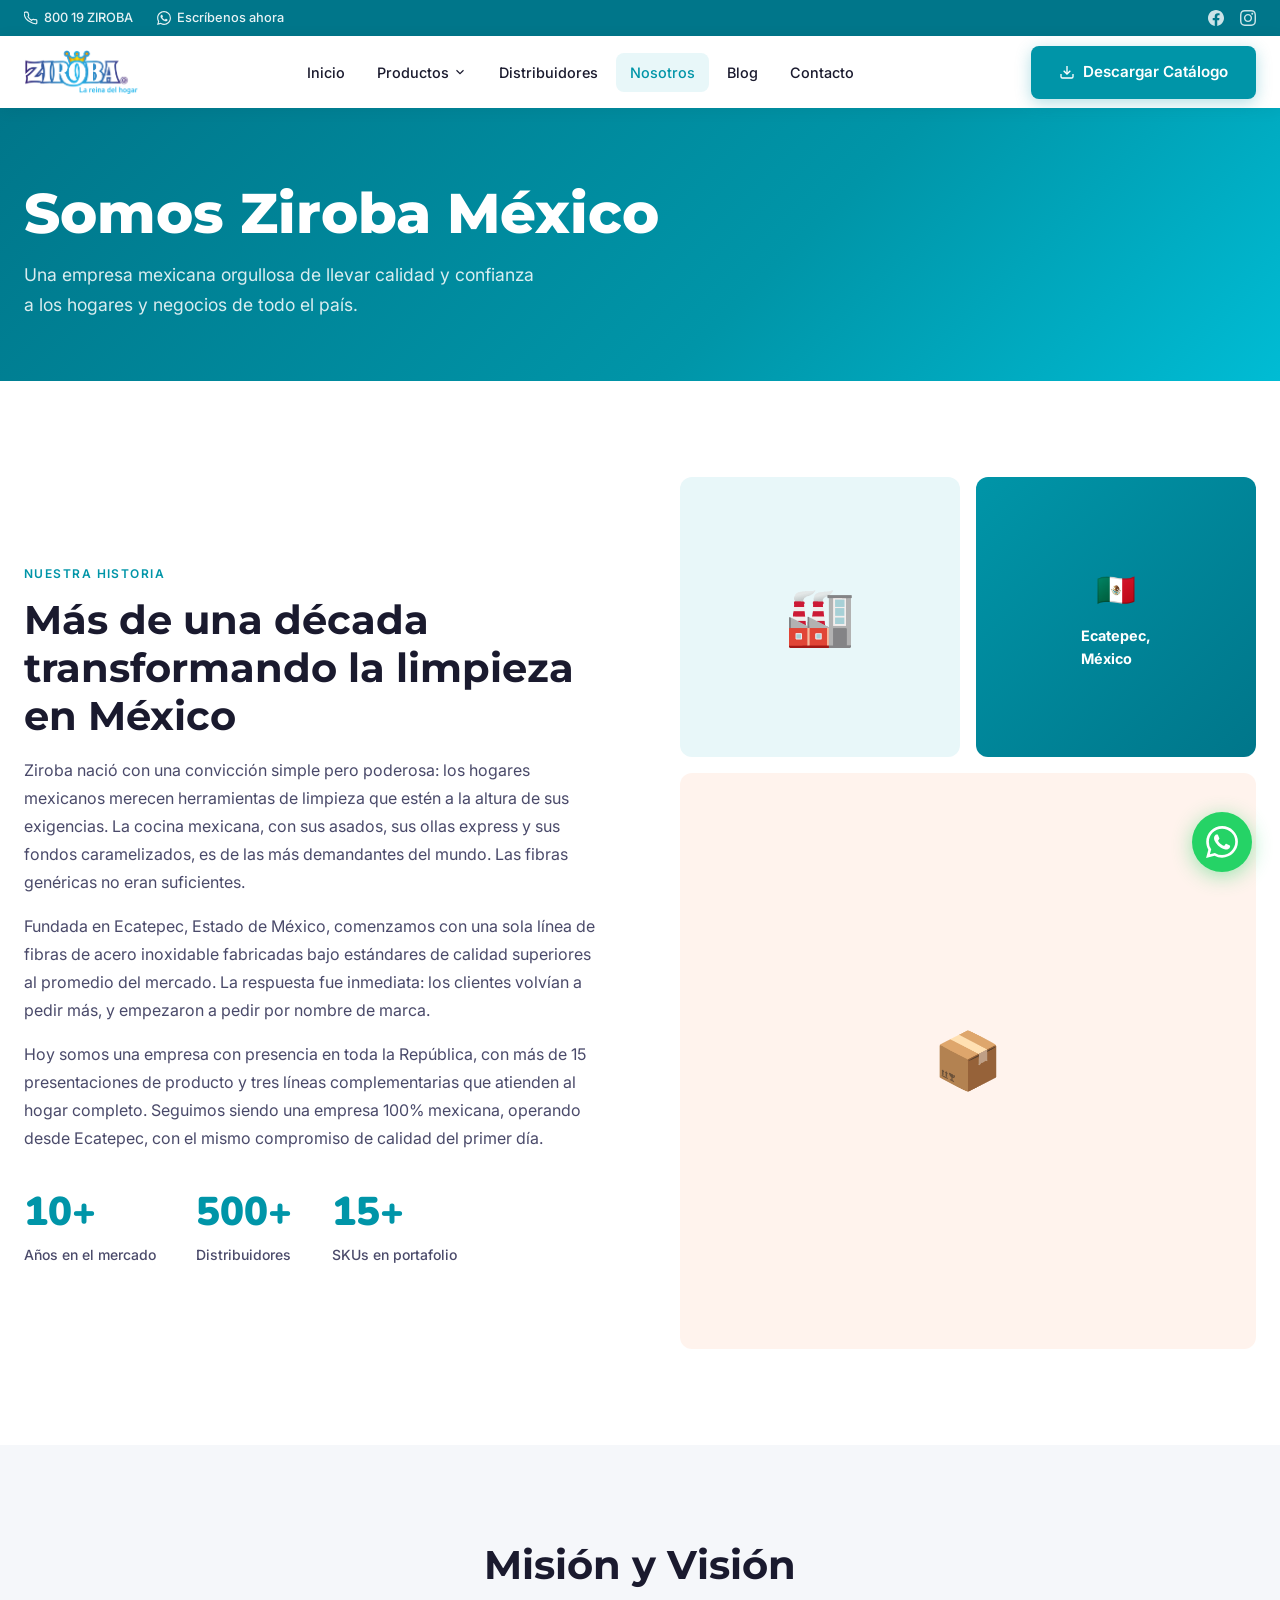
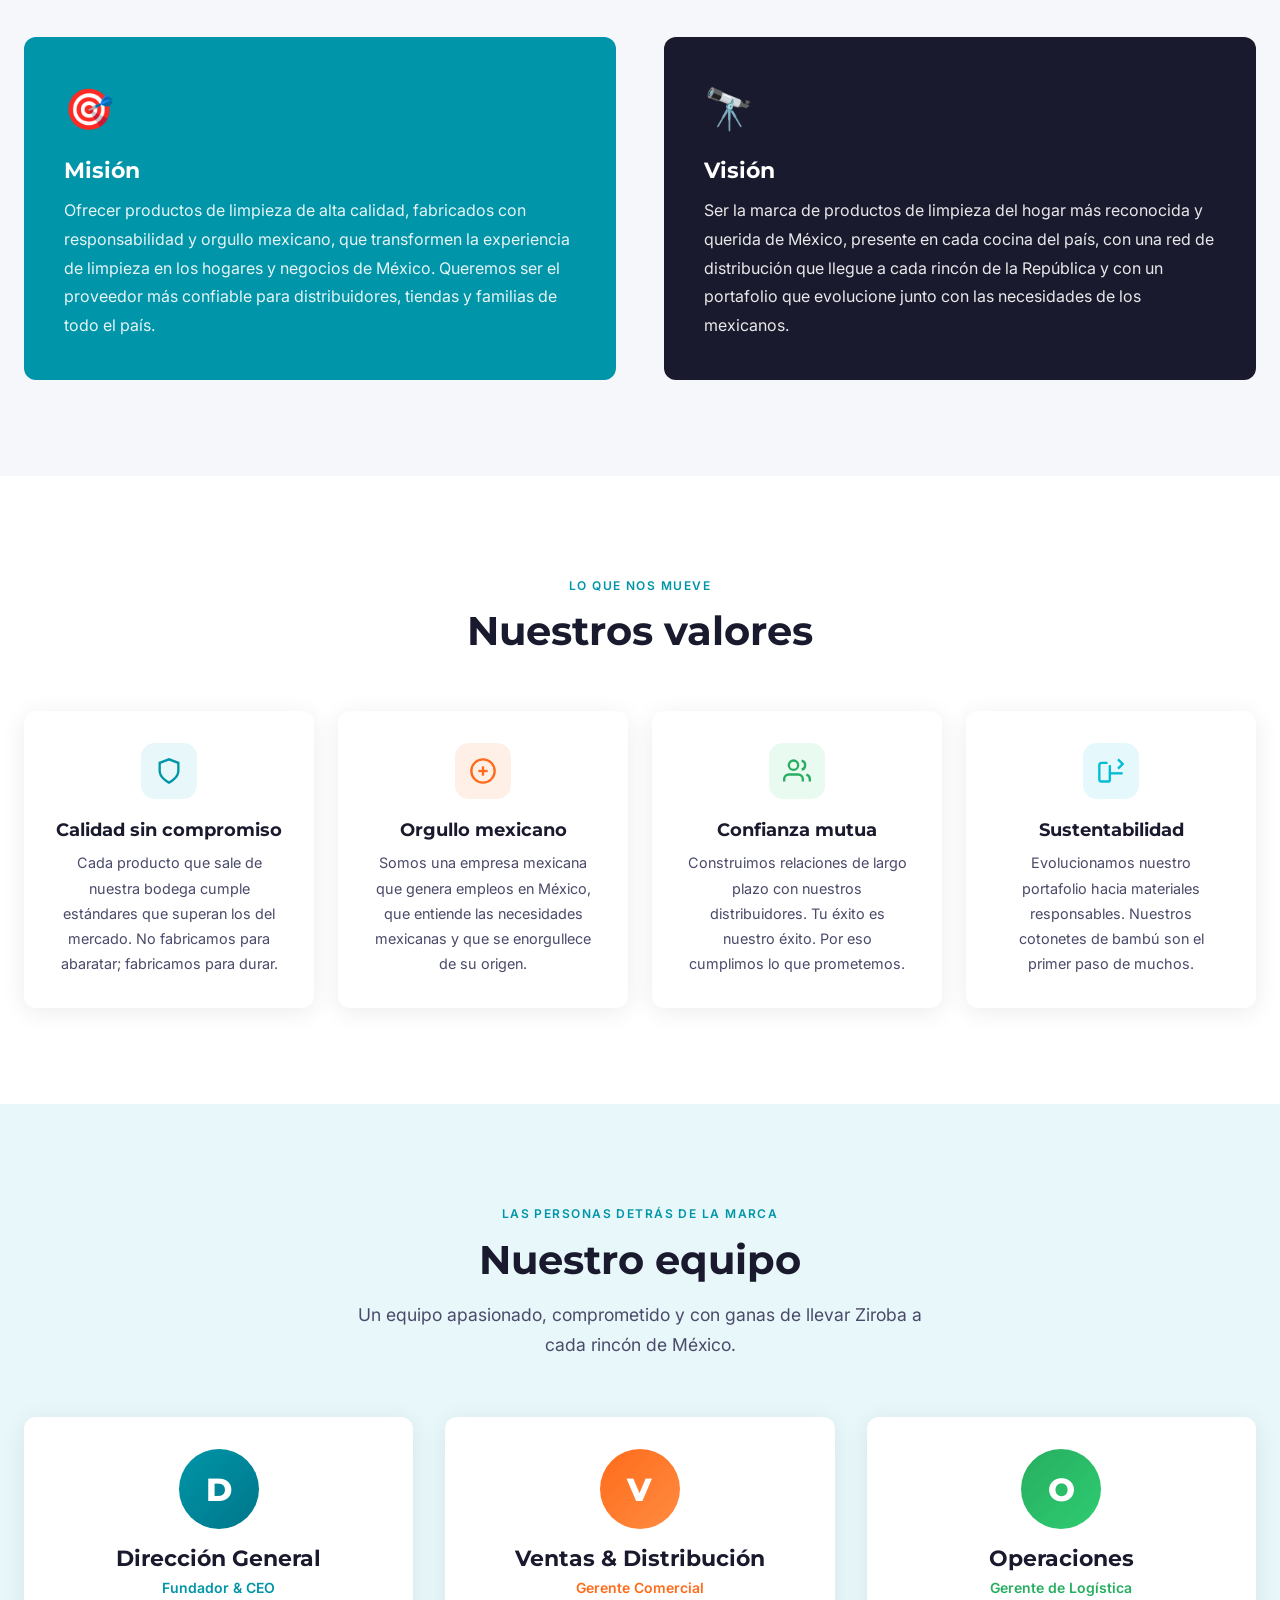
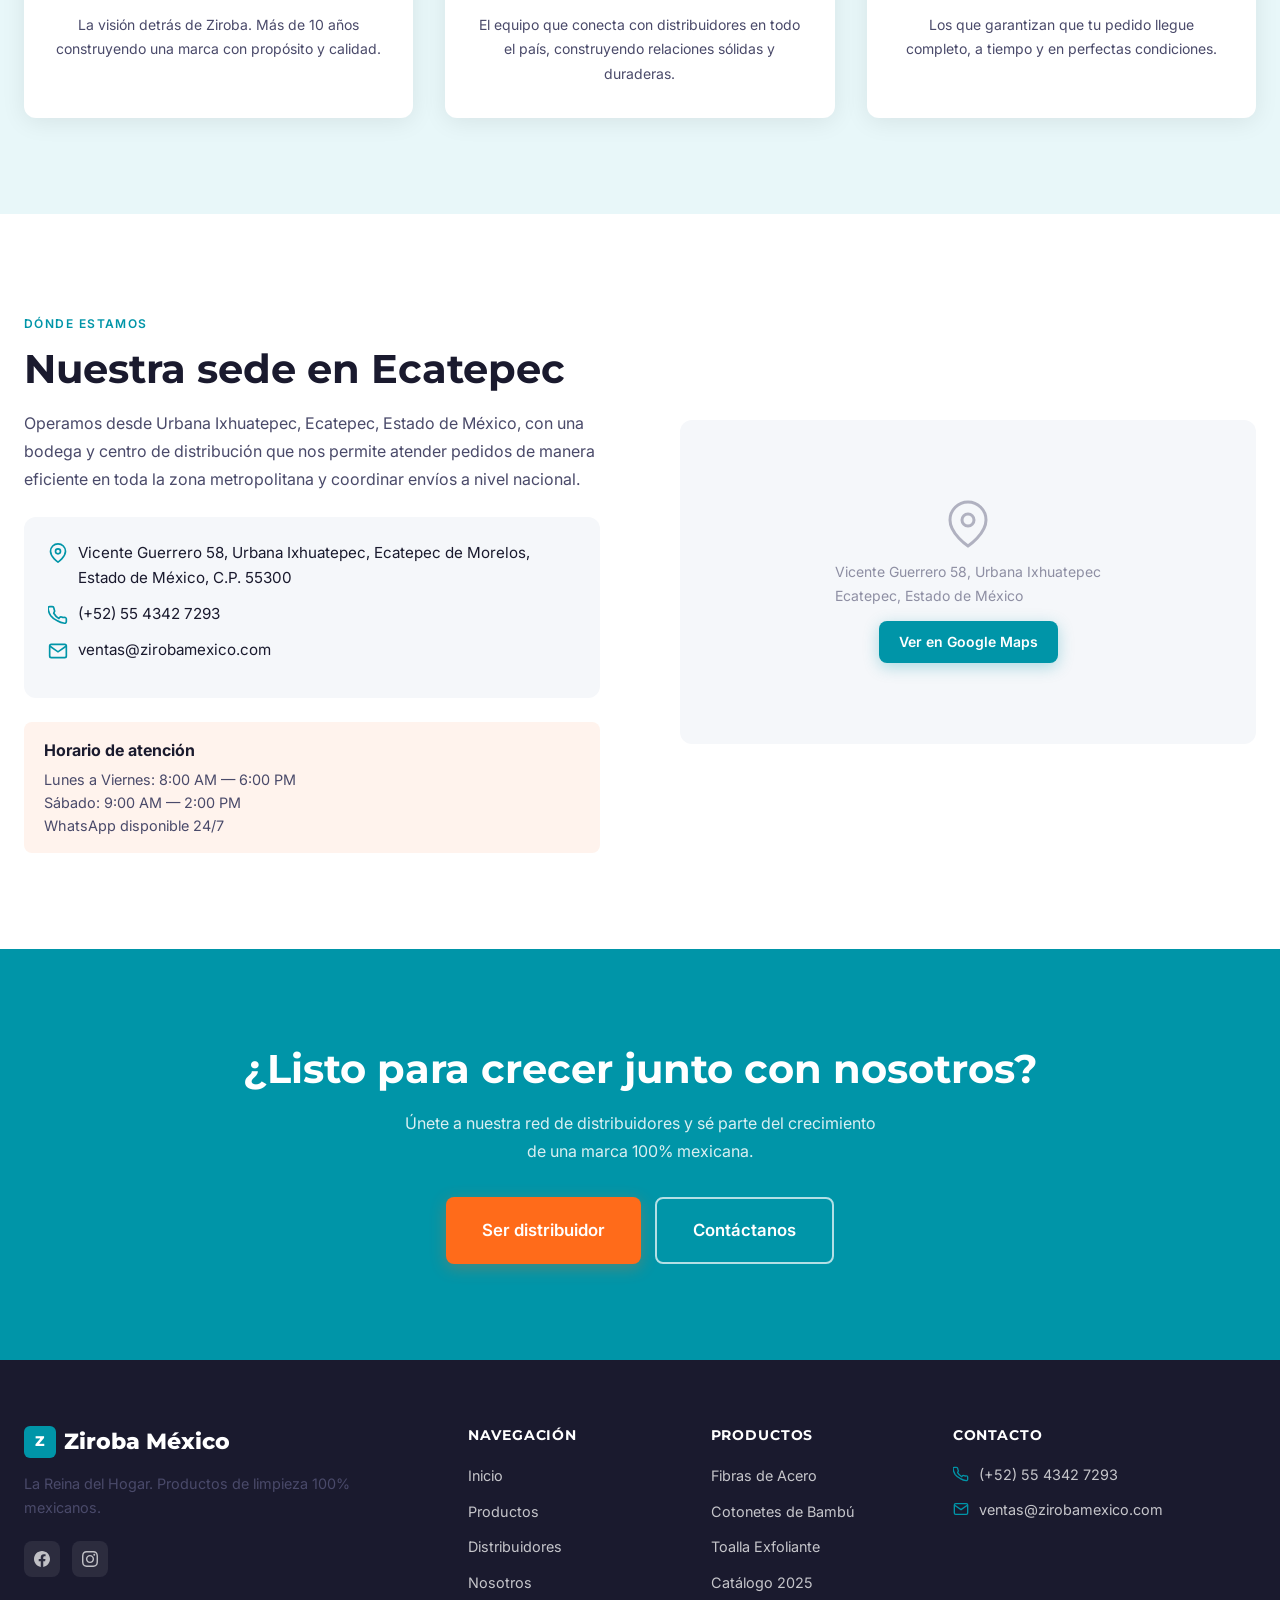
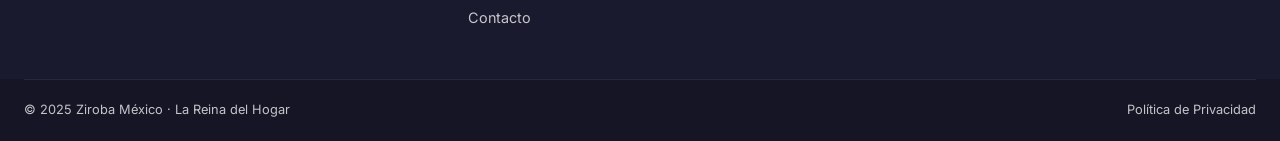
<file: nosotros.html>
<!DOCTYPE html>
<html lang="es-MX">
<head>
  <meta charset="UTF-8">
  <meta name="viewport" content="width=device-width, initial-scale=1.0">
  <title>Quiénes Somos — Ziroba México | La Reina del Hogar</title>
  <meta name="description" content="Conoce la historia de Ziroba México, fabricante y comercializador de productos de limpieza 100% mexicanos. Misión, visión y valores de la marca.">
  <link rel="stylesheet" href="css/main.css">
</head>
<body>

  <div class="utility-bar">
    <div class="container">
      <div class="utility-bar__inner">
        <div class="utility-bar__contact">
          <a href="tel:+525543427293" class="utility-bar__item"><svg xmlns="http://www.w3.org/2000/svg" viewBox="0 0 24 24" fill="none" stroke="currentColor" stroke-width="2"><path d="M22 16.92v3a2 2 0 01-2.18 2 19.79 19.79 0 01-8.63-3.07A19.5 19.5 0 013.07 12.5 19.79 19.79 0 01.12 4 2 2 0 012.1 2h3a2 2 0 012 1.72c.127.96.361 1.903.7 2.81a2 2 0 01-.45 2.11L6.91 9.91a16 16 0 006.17 6.17l1.08-1.34a2 2 0 012.11-.45c.907.339 1.85.573 2.81.7A2 2 0 0122 16.92z"/></svg>800 19 ZIROBA</a>
          <a href="https://wa.me/525543427293" target="_blank" rel="noopener" class="utility-bar__item"><svg xmlns="http://www.w3.org/2000/svg" viewBox="0 0 24 24" fill="currentColor"><path d="M17.472 14.382c-.297-.149-1.758-.867-2.03-.967c-.273-.099-.471-.148-.67.15-.197.297-.767.966-.94 1.164-.173.199-.347.223-.644.075-.297-.15-1.255-.463-2.39-1.475-.883-.788-1.48-1.761-1.653-2.059-.173-.297-.018-.458.13-.606.134-.133.298-.347.446-.52.149-.174.198-.298.298-.497.099-.198.05-.371-.025-.52-.075-.149-.669-1.612-.916-2.207-.242-.579-.487-.5-.669-.51-.173-.008-.371-.01-.57-.01-.198 0-.52.074-.792.372-.272.297-1.04 1.016-1.04 2.479 0 1.462 1.065 2.875 1.213 3.074.149.198 2.096 3.2 5.077 4.487.709.306 1.262.489 1.694.625.712.227 1.36.195 1.871.118.571-.085 1.758-.719 2.006-1.413.248-.694.248-1.289.173-1.413-.074-.124-.272-.198-.57-.347m-5.421 7.403h-.004a9.87 9.87 0 01-5.031-1.378l-.361-.214-3.741.982.998-3.648-.235-.374a9.86 9.86 0 01-1.51-5.26c.001-5.45 4.436-9.884 9.888-9.884 2.64 0 5.122 1.03 6.988 2.898a9.825 9.825 0 012.893 6.994c-.003 5.45-4.437 9.884-9.885 9.884m8.413-18.297A11.815 11.815 0 0012.05 0C5.495 0 .16 5.335.157 11.892c0 2.096.547 4.142 1.588 5.945L.057 24l6.305-1.654a11.882 11.882 0 005.683 1.448h.005c6.554 0 11.89-5.335 11.893-11.893a11.821 11.821 0 00-3.48-8.413z"/></svg>Escríbenos ahora</a>
        </div>
        <div class="utility-bar__socials">
          <a href="#" aria-label="Facebook"><svg xmlns="http://www.w3.org/2000/svg" viewBox="0 0 24 24" fill="currentColor"><path d="M24 12.073c0-6.627-5.373-12-12-12s-12 5.373-12 12c0 5.99 4.388 10.954 10.125 11.854v-8.385H7.078v-3.47h3.047V9.43c0-3.007 1.792-4.669 4.533-4.669 1.312 0 2.686.235 2.686.235v2.953H15.83c-1.491 0-1.956.925-1.956 1.874v2.25h3.328l-.532 3.47h-2.796v8.385C19.612 23.027 24 18.062 24 12.073z"/></svg></a>
          <a href="#" aria-label="Instagram"><svg xmlns="http://www.w3.org/2000/svg" viewBox="0 0 24 24" fill="currentColor"><path d="M12 2.163c3.204 0 3.584.012 4.85.07 3.252.148 4.771 1.691 4.919 4.919.058 1.265.069 1.645.069 4.849 0 3.205-.012 3.584-.069 4.849-.149 3.225-1.664 4.771-4.919 4.919-1.266.058-1.644.07-4.85.07-3.204 0-3.584-.012-4.849-.07-3.26-.149-4.771-1.699-4.919-4.92-.058-1.265-.07-1.644-.07-4.849 0-3.204.013-3.583.07-4.849.149-3.227 1.664-4.771 4.919-4.919 1.266-.057 1.645-.069 4.849-.069zm0-2.163c-3.259 0-3.667.014-4.947.072-4.358.2-6.78 2.618-6.98 6.98-.059 1.281-.073 1.689-.073 4.948 0 3.259.014 3.668.072 4.948.2 4.358 2.618 6.78 6.98 6.98 1.281.058 1.689.072 4.948.072 3.259 0 3.668-.014 4.948-.072 4.354-.2 6.782-2.618 6.979-6.98.059-1.28.073-1.689.073-4.948 0-3.259-.014-3.667-.072-4.947-.196-4.354-2.617-6.78-6.979-6.98-1.281-.059-1.69-.073-4.949-.073zm0 5.838c-3.403 0-6.162 2.759-6.162 6.162s2.759 6.163 6.162 6.163 6.162-2.759 6.162-6.163c0-3.403-2.759-6.162-6.162-6.162zm0 10.162c-2.209 0-4-1.79-4-4 0-2.209 1.791-4 4-4s4 1.791 4 4c0 2.21-1.791 4-4 4zm6.406-11.845c-.796 0-1.441.645-1.441 1.44s.645 1.44 1.441 1.44c.795 0 1.439-.645 1.439-1.44s-.644-1.44-1.439-1.44z"/></svg></a>
        </div>
      </div>
    </div>
  </div>

  <nav class="navbar">
    <div class="container">
      <div class="navbar__inner">
        <a href="index.html" class="navbar__logo"><img src="imagenes/zirobalogo.png" alt="Ziroba México" style="height:44px;width:auto;object-fit:contain;"></a>
        <div class="navbar__nav">
          <a href="index.html" class="navbar__link">Inicio</a>
          <div class="navbar__dropdown">
            <a href="productos.html" class="navbar__link navbar__dropdown-toggle">Productos <svg xmlns="http://www.w3.org/2000/svg" viewBox="0 0 24 24" fill="none" stroke="currentColor" stroke-width="2"><polyline points="6 9 12 15 18 9"/></svg></a>
            <div class="navbar__dropdown-menu">
              <a href="productos.html#fibras" class="navbar__dropdown-item"><svg xmlns="http://www.w3.org/2000/svg" viewBox="0 0 24 24" fill="none" stroke="currentColor" stroke-width="2"><circle cx="12" cy="12" r="10"/></svg>Fibras de Acero</a>
              <a href="productos.html#cotonetes" class="navbar__dropdown-item"><svg xmlns="http://www.w3.org/2000/svg" viewBox="0 0 24 24" fill="none" stroke="currentColor" stroke-width="2"><path d="M12 2v20M2 12h20"/></svg>Cotonetes de Bambú</a>
              <a href="productos.html#toallas" class="navbar__dropdown-item"><svg xmlns="http://www.w3.org/2000/svg" viewBox="0 0 24 24" fill="none" stroke="currentColor" stroke-width="2"><rect x="3" y="3" width="18" height="18" rx="3"/></svg>Toalla Exfoliante</a>
            </div>
          </div>
          <a href="distribuidores.html" class="navbar__link">Distribuidores</a>
          <a href="nosotros.html" class="navbar__link active">Nosotros</a>
         <!-- <a href="donde-comprar.html" class="navbar__link">Dónde Comprar</a> -->
          <a href="blog.html" class="navbar__link">Blog</a>
          <a href="contacto.html" class="navbar__link">Contacto</a>
        </div>
        <a href="catalogo.html" class="btn btn--primary navbar__cta"><svg xmlns="http://www.w3.org/2000/svg" width="16" height="16" viewBox="0 0 24 24" fill="none" stroke="currentColor" stroke-width="2"><path d="M21 15v4a2 2 0 01-2 2H5a2 2 0 01-2-2v-4"/><polyline points="7 10 12 15 17 10"/><line x1="12" y1="15" x2="12" y2="3"/></svg>Descargar Catálogo</a>
        <button class="navbar__hamburger" aria-label="Abrir menú"><span></span><span></span><span></span></button>
      </div>
    </div>
  </nav>

  <div class="navbar__mobile">
    <a href="index.html" class="navbar__mobile-link">Inicio</a>
    <a href="productos.html" class="navbar__mobile-link">Productos</a>
    <a href="distribuidores.html" class="navbar__mobile-link">Distribuidores</a>
    <a href="nosotros.html" class="navbar__mobile-link">Nosotros</a>
    <!-- <a href="donde-comprar.html" class="navbar__mobile-link">Dónde Comprar</a> -->
    <a href="blog.html" class="navbar__mobile-link">Blog</a>
    <a href="contacto.html" class="navbar__mobile-link">Contacto</a>
    <div class="navbar__mobile-ctas"><a href="catalogo.html" class="btn btn--primary" style="justify-content:center;">Descargar Catálogo</a></div>
  </div>

  <!-- PAGE HERO -->
  <section class="page-hero">
    <div class="container">
      <!-- <nav class="breadcrumb"><a href="index.html">Inicio</a><span class="breadcrumb__sep">/</span><span>Nosotros</span></nav> -->
      <h1>Somos Ziroba México</h1>
      <p>Una empresa mexicana orgullosa de llevar calidad y confianza a los hogares y negocios de todo el país.</p>
    </div>
  </section>

  <!-- HISTORIA -->
  <section class="section">
    <div class="container">
      <div class="split">
        <div class="reveal">
          <span class="section-label">Nuestra historia</span>
          <h2 class="section-title">Más de una década transformando la limpieza en México</h2>
          <p style="margin-bottom:16px;">Ziroba nació con una convicción simple pero poderosa: los hogares mexicanos merecen herramientas de limpieza que estén a la altura de sus exigencias. La cocina mexicana, con sus asados, sus ollas express y sus fondos caramelizados, es de las más demandantes del mundo. Las fibras genéricas no eran suficientes.</p>
          <p style="margin-bottom:16px;">Fundada en Ecatepec, Estado de México, comenzamos con una sola línea de fibras de acero inoxidable fabricadas bajo estándares de calidad superiores al promedio del mercado. La respuesta fue inmediata: los clientes volvían a pedir más, y empezaron a pedir por nombre de marca.</p>
          <p style="margin-bottom:28px;">Hoy somos una empresa con presencia en toda la República, con más de 15 presentaciones de producto y tres líneas complementarias que atienden al hogar completo. Seguimos siendo una empresa 100% mexicana, operando desde Ecatepec, con el mismo compromiso de calidad del primer día.</p>
          <div style="display:flex;gap:40px;flex-wrap:wrap;">
            <div>
              <div style="font-family:'Nunito',sans-serif;font-weight:900;font-size:2.5rem;color:var(--teal);">10+</div>
              <div style="font-size:.875rem;color:var(--gray);font-weight:500;">Años en el mercado</div>
            </div>
            <div>
              <div style="font-family:'Nunito',sans-serif;font-weight:900;font-size:2.5rem;color:var(--teal);">500+</div>
              <div style="font-size:.875rem;color:var(--gray);font-weight:500;">Distribuidores</div>
            </div>
            <div>
              <div style="font-family:'Nunito',sans-serif;font-weight:900;font-size:2.5rem;color:var(--teal);">15+</div>
              <div style="font-size:.875rem;color:var(--gray);font-weight:500;">SKUs en portafolio</div>
            </div>
          </div>
        </div>
        <div class="reveal reveal-delay-1">
          <div style="display:grid;grid-template-columns:1fr 1fr;gap:16px;">
            <div style="background:var(--teal-pale);border-radius:var(--radius);aspect-ratio:1;display:flex;align-items:center;justify-content:center;font-size:3.5rem;">🏭</div>
            <div style="background:linear-gradient(135deg,var(--teal),var(--teal-dark));border-radius:var(--radius);aspect-ratio:1;display:flex;align-items:center;justify-content:center;flex-direction:column;gap:8px;color:white;">
              <div style="font-family:'Nunito',sans-serif;font-weight:900;font-size:2rem;">🇲🇽</div>
              <div style="font-weight:700;font-size:.9rem;">Ecatepec,<br>México</div>
            </div>
            <div style="background:rgba(255,107,26,.08);border-radius:var(--radius);aspect-ratio:1;display:flex;align-items:center;justify-content:center;font-size:3.5rem;grid-column:span 2;">📦</div>
          </div>
        </div>
      </div>
    </div>
  </section>

  <!-- MISIÓN Y VISIÓN -->
  <section class="section section--alt">
    <div class="container">
      <div class="text-center" style="margin-bottom:48px;">
        <h2>Misión y Visión</h2>
      </div>
      <div class="grid-2">
        <div style="background:var(--teal);border-radius:var(--radius);padding:40px;color:white;" class="reveal">
          <div style="font-size:2.5rem;margin-bottom:16px;">🎯</div>
          <h3 style="color:white;margin-bottom:12px;">Misión</h3>
          <p style="color:rgba(255,255,255,.9);font-size:1rem;line-height:1.8;">Ofrecer productos de limpieza de alta calidad, fabricados con responsabilidad y orgullo mexicano, que transformen la experiencia de limpieza en los hogares y negocios de México. Queremos ser el proveedor más confiable para distribuidores, tiendas y familias de todo el país.</p>
        </div>
        <div style="background:var(--navy);border-radius:var(--radius);padding:40px;color:white;" class="reveal reveal-delay-1">
          <div style="font-size:2.5rem;margin-bottom:16px;">🔭</div>
          <h3 style="color:white;margin-bottom:12px;">Visión</h3>
          <p style="color:rgba(255,255,255,.9);font-size:1rem;line-height:1.8;">Ser la marca de productos de limpieza del hogar más reconocida y querida de México, presente en cada cocina del país, con una red de distribución que llegue a cada rincón de la República y con un portafolio que evolucione junto con las necesidades de los mexicanos.</p>
        </div>
      </div>
    </div>
  </section>

  <!-- VALORES -->
  <section class="section">
    <div class="container">
      <div class="text-center" style="margin-bottom:56px;">
        <span class="section-label">Lo que nos mueve</span>
        <h2 class="section-title">Nuestros valores</h2>
      </div>
      <div class="grid-4">
        <div class="feature-card reveal text-center" style="align-items:center;">
          <div class="feature-card__icon" style="margin:0 auto 20px;">
            <svg xmlns="http://www.w3.org/2000/svg" viewBox="0 0 24 24" fill="none" stroke="currentColor" stroke-width="2"><path d="M12 22s8-4 8-10V5l-8-3-8 3v7c0 6 8 10 8 10z"/></svg>
          </div>
          <h3 class="feature-card__title">Calidad sin compromiso</h3>
          <p class="feature-card__text">Cada producto que sale de nuestra bodega cumple estándares que superan los del mercado. No fabricamos para abaratar; fabricamos para durar.</p>
        </div>
        <div class="feature-card reveal reveal-delay-1 text-center" style="align-items:center;">
          <div class="feature-card__icon" style="margin:0 auto 20px;background:rgba(255,107,26,.1);color:var(--orange);">
            <svg xmlns="http://www.w3.org/2000/svg" viewBox="0 0 24 24" fill="none" stroke="currentColor" stroke-width="2"><circle cx="12" cy="12" r="10"/><line x1="12" y1="8" x2="12" y2="16"/><line x1="8" y1="12" x2="16" y2="12"/></svg>
          </div>
          <h3 class="feature-card__title">Orgullo mexicano</h3>
          <p class="feature-card__text">Somos una empresa mexicana que genera empleos en México, que entiende las necesidades mexicanas y que se enorgullece de su origen.</p>
        </div>
        <div class="feature-card reveal reveal-delay-2 text-center" style="align-items:center;">
          <div class="feature-card__icon" style="margin:0 auto 20px;background:rgba(46,204,113,.1);color:#27ae60;">
            <svg xmlns="http://www.w3.org/2000/svg" viewBox="0 0 24 24" fill="none" stroke="currentColor" stroke-width="2"><path d="M17 21v-2a4 4 0 00-4-4H5a4 4 0 00-4 4v2"/><circle cx="9" cy="7" r="4"/><path d="M23 21v-2a4 4 0 00-3-3.87"/><path d="M16 3.13a4 4 0 010 7.75"/></svg>
          </div>
          <h3 class="feature-card__title">Confianza mutua</h3>
          <p class="feature-card__text">Construimos relaciones de largo plazo con nuestros distribuidores. Tu éxito es nuestro éxito. Por eso cumplimos lo que prometemos.</p>
        </div>
        <div class="feature-card reveal reveal-delay-3 text-center" style="align-items:center;">
          <div class="feature-card__icon" style="margin:0 auto 20px;background:rgba(0,188,212,.1);color:var(--teal-light);">
            <svg xmlns="http://www.w3.org/2000/svg" viewBox="0 0 24 24" fill="none" stroke="currentColor" stroke-width="2"><path d="M11 21H4a2 2 0 01-2-2V7a2 2 0 012-2h5"/><path d="M22 14H11"/><path d="M11 7v14"/><path d="M18 2l4 4-4 4"/></svg>
          </div>
          <h3 class="feature-card__title">Sustentabilidad</h3>
          <p class="feature-card__text">Evolucionamos nuestro portafolio hacia materiales responsables. Nuestros cotonetes de bambú son el primer paso de muchos.</p>
        </div>
      </div>
    </div>
  </section>

  <!-- EQUIPO -->
  <section class="section section--pale">
    <div class="container">
      <div class="text-center" style="margin-bottom:56px;">
        <span class="section-label">Las personas detrás de la marca</span>
        <h2 class="section-title">Nuestro equipo</h2>
        <p class="section-subtitle center">Un equipo apasionado, comprometido y con ganas de llevar Ziroba a cada rincón de México.</p>
      </div>
      <div class="grid-3">
        <div style="background:white;border-radius:var(--radius);padding:32px;text-align:center;box-shadow:var(--shadow);" class="reveal">
          <div style="width:80px;height:80px;background:linear-gradient(135deg,var(--teal),var(--teal-dark));border-radius:50%;display:flex;align-items:center;justify-content:center;margin:0 auto 16px;font-family:'Montserrat',sans-serif;font-weight:800;font-size:2rem;color:white;">D</div>
          <h3 style="margin-bottom:4px;">Dirección General</h3>
          <p style="font-size:.875rem;color:var(--teal);font-weight:600;margin-bottom:12px;">Fundador & CEO</p>
          <p style="font-size:.875rem;">La visión detrás de Ziroba. Más de 10 años construyendo una marca con propósito y calidad.</p>
        </div>
        <div style="background:white;border-radius:var(--radius);padding:32px;text-align:center;box-shadow:var(--shadow);" class="reveal reveal-delay-1">
          <div style="width:80px;height:80px;background:linear-gradient(135deg,var(--orange),var(--orange-soft));border-radius:50%;display:flex;align-items:center;justify-content:center;margin:0 auto 16px;font-family:'Montserrat',sans-serif;font-weight:800;font-size:2rem;color:white;">V</div>
          <h3 style="margin-bottom:4px;">Ventas & Distribución</h3>
          <p style="font-size:.875rem;color:var(--orange);font-weight:600;margin-bottom:12px;">Gerente Comercial</p>
          <p style="font-size:.875rem;">El equipo que conecta con distribuidores en todo el país, construyendo relaciones sólidas y duraderas.</p>
        </div>
        <div style="background:white;border-radius:var(--radius);padding:32px;text-align:center;box-shadow:var(--shadow);" class="reveal reveal-delay-2">
          <div style="width:80px;height:80px;background:linear-gradient(135deg,#27ae60,#2ECC71);border-radius:50%;display:flex;align-items:center;justify-content:center;margin:0 auto 16px;font-family:'Montserrat',sans-serif;font-weight:800;font-size:2rem;color:white;">O</div>
          <h3 style="margin-bottom:4px;">Operaciones</h3>
          <p style="font-size:.875rem;color:#27ae60;font-weight:600;margin-bottom:12px;">Gerente de Logística</p>
          <p style="font-size:.875rem;">Los que garantizan que tu pedido llegue completo, a tiempo y en perfectas condiciones.</p>
        </div>
      </div>
    </div>
  </section>

  <!-- UBICACIÓN -->
  <section class="section">
    <div class="container">
      <div class="split">
        <div class="reveal">
          <span class="section-label">Dónde estamos</span>
          <h2 class="section-title">Nuestra sede en Ecatepec</h2>
          <p style="margin-bottom:24px;">Operamos desde Urbana Ixhuatepec, Ecatepec, Estado de México, con una bodega y centro de distribución que nos permite atender pedidos de manera eficiente en toda la zona metropolitana y coordinar envíos a nivel nacional.</p>
          <div style="background:var(--gray-light);border-radius:var(--radius);padding:24px;margin-bottom:24px;">
            <div class="footer__contact-item" style="margin-bottom:12px;">
              <svg xmlns="http://www.w3.org/2000/svg" viewBox="0 0 24 24" fill="none" stroke="var(--teal)" stroke-width="2" style="width:20px;height:20px;flex-shrink:0;margin-top:2px;"><path d="M21 10c0 7-9 13-9 13s-9-6-9-13a9 9 0 0118 0z"/><circle cx="12" cy="10" r="3"/></svg>
              <span style="font-size:.95rem;color:var(--navy);">Vicente Guerrero 58, Urbana Ixhuatepec, Ecatepec de Morelos, Estado de México, C.P. 55300</span>
            </div>
            <div class="footer__contact-item" style="margin-bottom:12px;">
              <svg xmlns="http://www.w3.org/2000/svg" viewBox="0 0 24 24" fill="none" stroke="var(--teal)" stroke-width="2" style="width:20px;height:20px;flex-shrink:0;"><path d="M22 16.92v3a2 2 0 01-2.18 2 19.79 19.79 0 01-8.63-3.07A19.5 19.5 0 013.07 12.5 19.79 19.79 0 01.12 4 2 2 0 012.1 2h3a2 2 0 012 1.72c.127.96.361 1.903.7 2.81a2 2 0 01-.45 2.11L6.91 9.91a16 16 0 006.17 6.17l1.08-1.34a2 2 0 012.11-.45c.907.339 1.85.573 2.81.7A2 2 0 0122 16.92z"/></svg>
              <a href="tel:+525543427293" style="font-size:.95rem;color:var(--navy);">(+52) 55 4342 7293</a>
            </div>
            <div class="footer__contact-item">
              <svg xmlns="http://www.w3.org/2000/svg" viewBox="0 0 24 24" fill="none" stroke="var(--teal)" stroke-width="2" style="width:20px;height:20px;flex-shrink:0;"><path d="M4 4h16c1.1 0 2 .9 2 2v12c0 1.1-.9 2-2 2H4c-1.1 0-2-.9-2-2V6c0-1.1.9-2 2-2z"/><polyline points="22,6 12,13 2,6"/></svg>
              <a href="mailto:ventas@zirobamexico.com" style="font-size:.95rem;color:var(--navy);">ventas@zirobamexico.com</a>
            </div>
          </div>
          <div style="background:#FFF3ED;border-radius:var(--radius-sm);padding:16px 20px;">
            <div style="font-weight:700;color:var(--navy);margin-bottom:4px;">Horario de atención</div>
            <div style="font-size:.9rem;color:var(--gray);">Lunes a Viernes: 8:00 AM — 6:00 PM<br>Sábado: 9:00 AM — 2:00 PM<br>WhatsApp disponible 24/7</div>
          </div>
        </div>
        <div class="map-placeholder reveal reveal-delay-1">
          <svg xmlns="http://www.w3.org/2000/svg" viewBox="0 0 24 24" fill="none" stroke="currentColor" stroke-width="1.5"><path d="M21 10c0 7-9 13-9 13s-9-6-9-13a9 9 0 0118 0z"/><circle cx="12" cy="10" r="3"/></svg>
          <p>Vicente Guerrero 58, Urbana Ixhuatepec<br>Ecatepec, Estado de México</p>
          <a href="https://maps.google.com/?q=Vicente+Guerrero+58+Urbana+Ixhuatepec+Ecatepec" target="_blank" rel="noopener" class="btn btn--primary btn--sm">Ver en Google Maps</a>
        </div>
      </div>
    </div>
  </section>

  <!-- CTA -->
  <section class="section section--teal">
    <div class="container text-center">
      <h2 style="color:white;margin-bottom:16px;">¿Listo para crecer junto con nosotros?</h2>
      <p style="color:rgba(255,255,255,.85);margin-bottom:32px;max-width:480px;margin-left:auto;margin-right:auto;">Únete a nuestra red de distribuidores y sé parte del crecimiento de una marca 100% mexicana.</p>
      <div style="display:flex;gap:14px;justify-content:center;flex-wrap:wrap;">
        <a href="distribuidores.html" class="btn btn--orange btn--lg">Ser distribuidor</a>
        <a href="contacto.html" class="btn btn--outline-white btn--lg">Contáctanos</a>
      </div>
    </div>
  </section>

  <footer class="footer">
    <div class="container">
      <div class="footer__grid">
        <div>
          <div class="footer__logo"><div class="footer__logo-badge">Z</div>Ziroba México</div>
          <p class="footer__desc">La Reina del Hogar. Productos de limpieza 100% mexicanos.</p>
          <div class="footer__socials">
            <a href="#" class="footer__social-btn" aria-label="Facebook"><svg xmlns="http://www.w3.org/2000/svg" viewBox="0 0 24 24" fill="currentColor"><path d="M24 12.073c0-6.627-5.373-12-12-12s-12 5.373-12 12c0 5.99 4.388 10.954 10.125 11.854v-8.385H7.078v-3.47h3.047V9.43c0-3.007 1.792-4.669 4.533-4.669 1.312 0 2.686.235 2.686.235v2.953H15.83c-1.491 0-1.956.925-1.956 1.874v2.25h3.328l-.532 3.47h-2.796v8.385C19.612 23.027 24 18.062 24 12.073z"/></svg></a>
            <a href="#" class="footer__social-btn" aria-label="Instagram"><svg xmlns="http://www.w3.org/2000/svg" viewBox="0 0 24 24" fill="currentColor"><path d="M12 2.163c3.204 0 3.584.012 4.85.07 3.252.148 4.771 1.691 4.919 4.919.058 1.265.069 1.645.069 4.849 0 3.205-.012 3.584-.069 4.849-.149 3.225-1.664 4.771-4.919 4.919-1.266.058-1.644.07-4.85.07-3.204 0-3.584-.012-4.849-.07-3.26-.149-4.771-1.699-4.919-4.92-.058-1.265-.07-1.644-.07-4.849 0-3.204.013-3.583.07-4.849.149-3.227 1.664-4.771 4.919-4.919 1.266-.057 1.645-.069 4.849-.069zm0-2.163c-3.259 0-3.667.014-4.947.072-4.358.2-6.78 2.618-6.98 6.98-.059 1.281-.073 1.689-.073 4.948 0 3.259.014 3.668.072 4.948.2 4.358 2.618 6.78 6.98 6.98 1.281.058 1.689.072 4.948.072 3.259 0 3.668-.014 4.948-.072 4.354-.2 6.782-2.618 6.979-6.98.059-1.28.073-1.689.073-4.948 0-3.259-.014-3.667-.072-4.947-.196-4.354-2.617-6.78-6.979-6.98-1.281-.059-1.69-.073-4.949-.073zm0 5.838c-3.403 0-6.162 2.759-6.162 6.162s2.759 6.163 6.162 6.163 6.162-2.759 6.162-6.163c0-3.403-2.759-6.162-6.162-6.162zm0 10.162c-2.209 0-4-1.79-4-4 0-2.209 1.791-4 4-4s4 1.791 4 4c0 2.21-1.791 4-4 4zm6.406-11.845c-.796 0-1.441.645-1.441 1.44s.645 1.44 1.441 1.44c.795 0 1.439-.645 1.439-1.44s-.644-1.44-1.439-1.44z"/></svg></a>
          </div>
        </div>
        <div>
          <div class="footer__col-title">Navegación</div>
          <ul class="footer__links">
            <li><a href="index.html">Inicio</a></li>
            <li><a href="productos.html">Productos</a></li>
            <li><a href="distribuidores.html">Distribuidores</a></li>
            <li><a href="nosotros.html">Nosotros</a></li>
            <li><a href="contacto.html">Contacto</a></li>
          </ul>
        </div>
        <div>
          <div class="footer__col-title">Productos</div>
          <ul class="footer__links">
            <li><a href="productos.html#fibras">Fibras de Acero</a></li>
            <li><a href="productos.html#cotonetes">Cotonetes de Bambú</a></li>
            <li><a href="productos.html#toallas">Toalla Exfoliante</a></li>
            <li><a href="catalogo.html">Catálogo 2025</a></li>
          </ul>
        </div>
        <div>
          <div class="footer__col-title">Contacto</div>
          <div class="footer__contact-item"><svg xmlns="http://www.w3.org/2000/svg" viewBox="0 0 24 24" fill="none" stroke="currentColor" stroke-width="2"><path d="M22 16.92v3a2 2 0 01-2.18 2 19.79 19.79 0 01-8.63-3.07A19.5 19.5 0 013.07 12.5 19.79 19.79 0 01.12 4 2 2 0 012.1 2h3a2 2 0 012 1.72c.127.96.361 1.903.7 2.81a2 2 0 01-.45 2.11L6.91 9.91a16 16 0 006.17 6.17l1.08-1.34a2 2 0 012.11-.45c.907.339 1.85.573 2.81.7A2 2 0 0122 16.92z"/></svg><a href="tel:+525543427293" style="color:inherit;">(+52) 55 4342 7293</a></div>
          <div class="footer__contact-item"><svg xmlns="http://www.w3.org/2000/svg" viewBox="0 0 24 24" fill="none" stroke="currentColor" stroke-width="2"><path d="M4 4h16c1.1 0 2 .9 2 2v12c0 1.1-.9 2-2 2H4c-1.1 0-2-.9-2-2V6c0-1.1.9-2 2-2z"/><polyline points="22,6 12,13 2,6"/></svg><a href="mailto:ventas@zirobamexico.com" style="color:inherit;">ventas@zirobamexico.com</a></div>
        </div>
      </div>
    </div>
    <div style="background:rgba(0,0,0,.2);">
      <div class="container">
        <div class="footer__bottom">
          <span>© 2025 Ziroba México · La Reina del Hogar</span>
          <a href="#">Política de Privacidad</a>
        </div>
      </div>
    </div>
  </footer>

  <a href="https://wa.me/525543427293?text=Hola%2C+me+interesa+conocer+los+productos+Ziroba." target="_blank" rel="noopener" class="wa-fab" aria-label="WhatsApp">
    <svg xmlns="http://www.w3.org/2000/svg" viewBox="0 0 24 24" fill="currentColor"><path d="M17.472 14.382c-.297-.149-1.758-.867-2.03-.967c-.273-.099-.471-.148-.67.15-.197.297-.767.966-.94 1.164-.173.199-.347.223-.644.075-.297-.15-1.255-.463-2.39-1.475-.883-.788-1.48-1.761-1.653-2.059-.173-.297-.018-.458.13-.606.134-.133.298-.347.446-.52.149-.174.198-.298.298-.497.099-.198.05-.371-.025-.52-.075-.149-.669-1.612-.916-2.207-.242-.579-.487-.5-.669-.51-.173-.008-.371-.01-.57-.01-.198 0-.52.074-.792.372-.272.297-1.04 1.016-1.04 2.479 0 1.462 1.065 2.875 1.213 3.074.149.198 2.096 3.2 5.077 4.487.709.306 1.262.489 1.694.625.712.227 1.36.195 1.871.118.571-.085 1.758-.719 2.006-1.413.248-.694.248-1.289.173-1.413-.074-.124-.272-.198-.57-.347m-5.421 7.403h-.004a9.87 9.87 0 01-5.031-1.378l-.361-.214-3.741.982.998-3.648-.235-.374a9.86 9.86 0 01-1.51-5.26c.001-5.45 4.436-9.884 9.888-9.884 2.64 0 5.122 1.03 6.988 2.898a9.825 9.825 0 012.893 6.994c-.003 5.45-4.437 9.884-9.885 9.884m8.413-18.297A11.815 11.815 0 0012.05 0C5.495 0 .16 5.335.157 11.892c0 2.096.547 4.142 1.588 5.945L.057 24l6.305-1.654a11.882 11.882 0 005.683 1.448h.005c6.554 0 11.89-5.335 11.893-11.893a11.821 11.821 0 00-3.48-8.413z"/></svg>
  </a>

  <script src="js/main.js"></script>
</body>
</html>
</file>
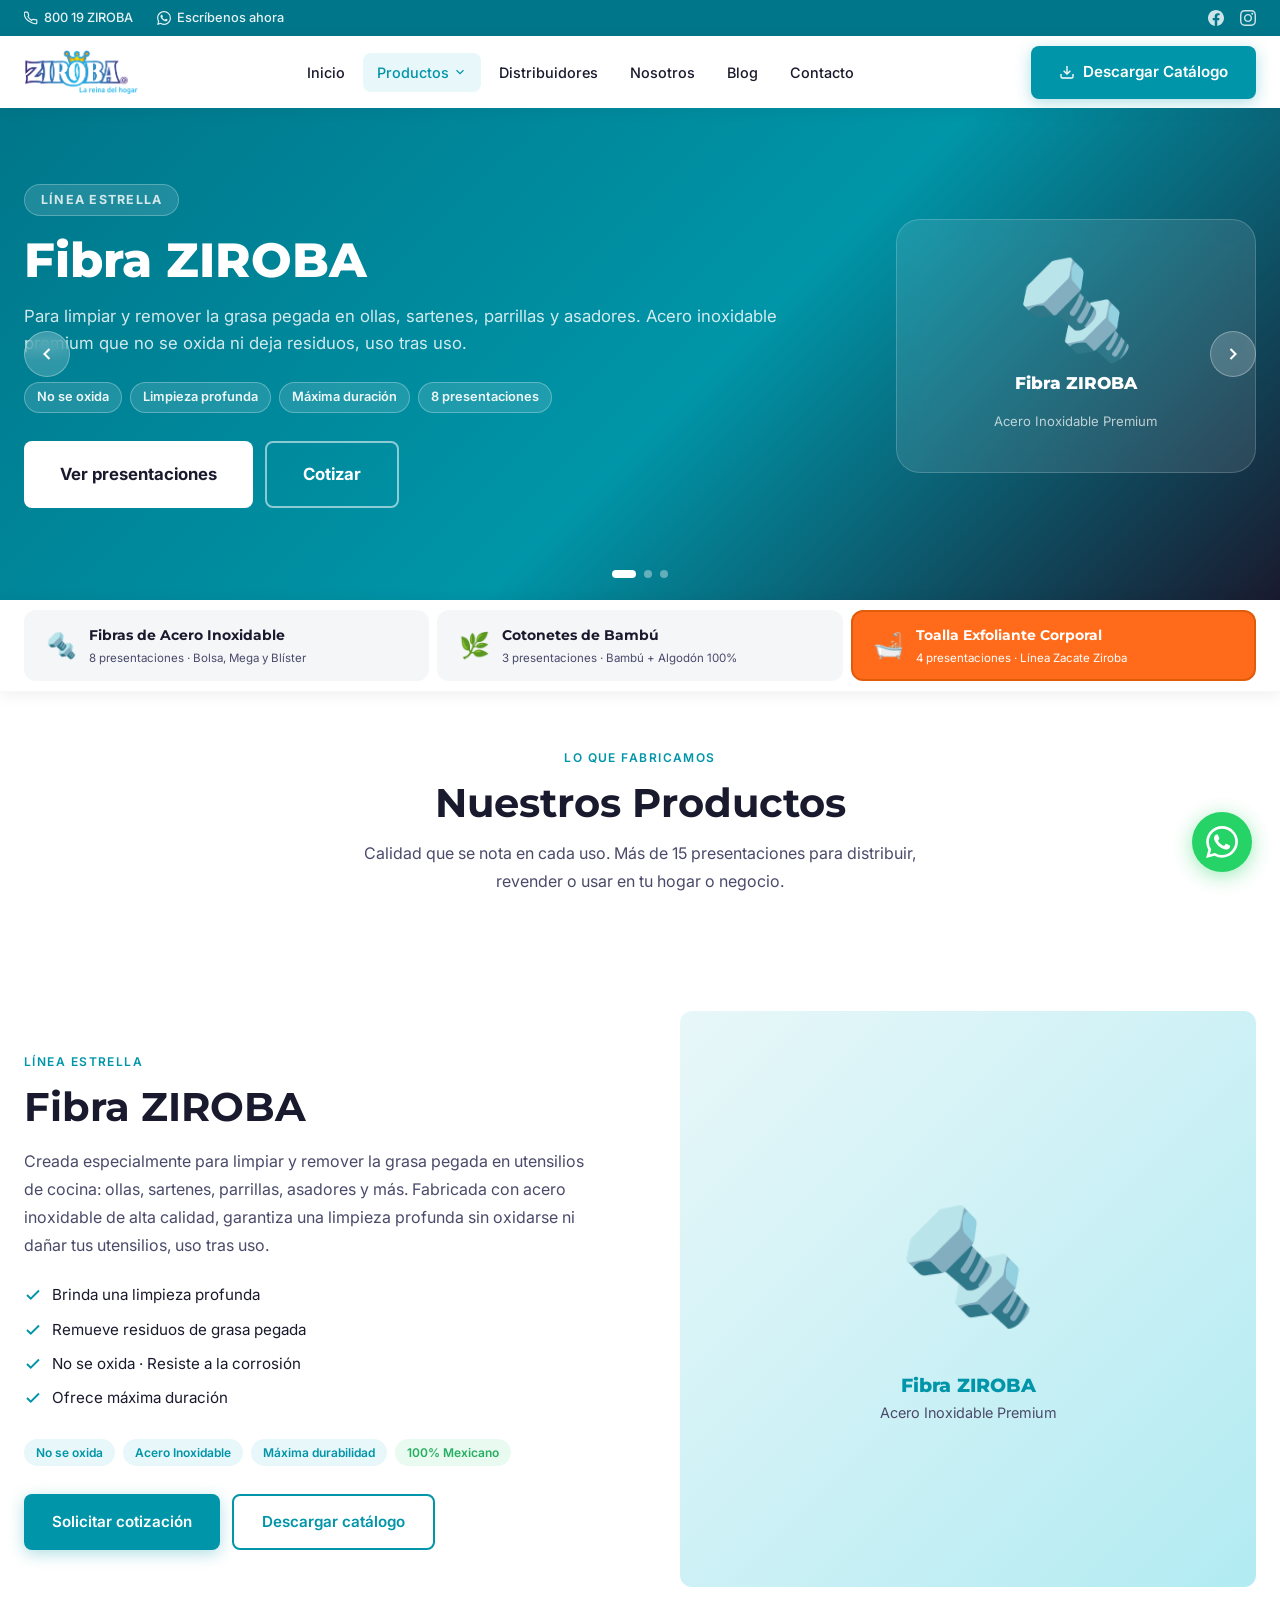
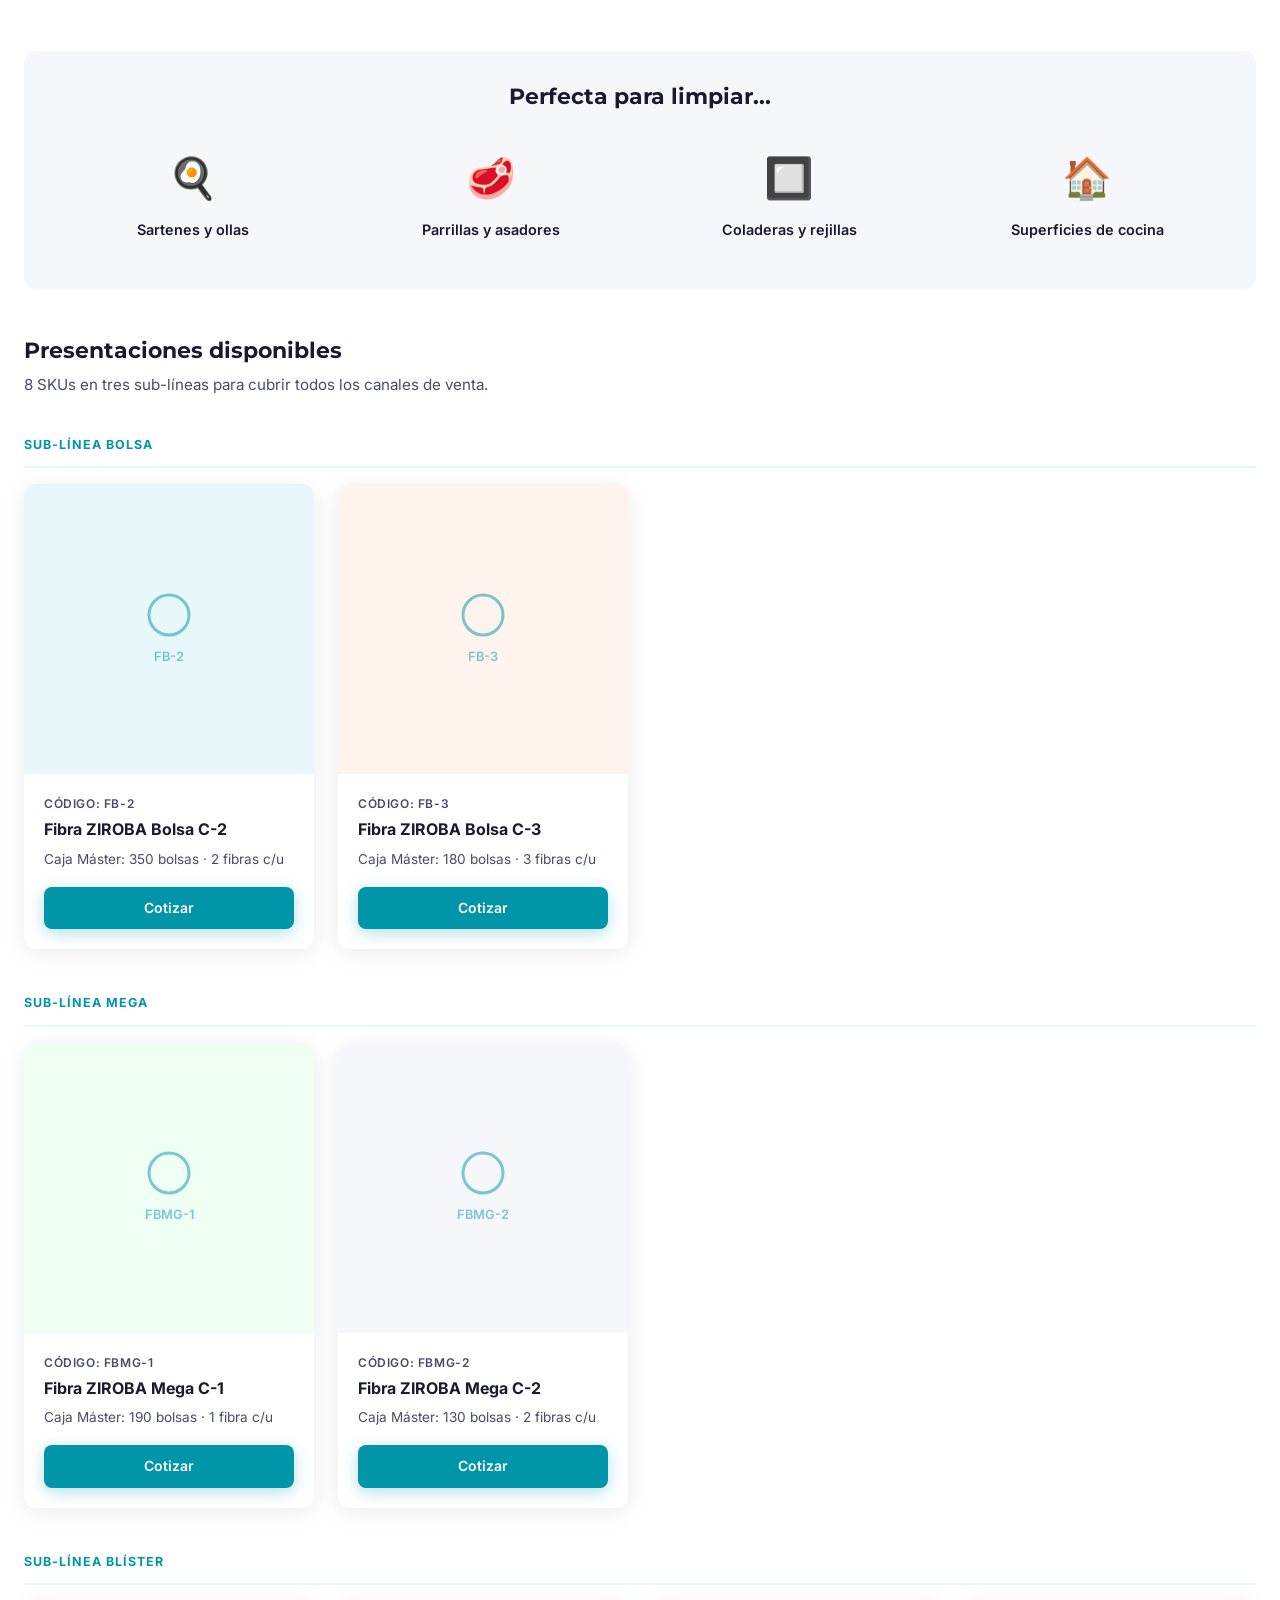
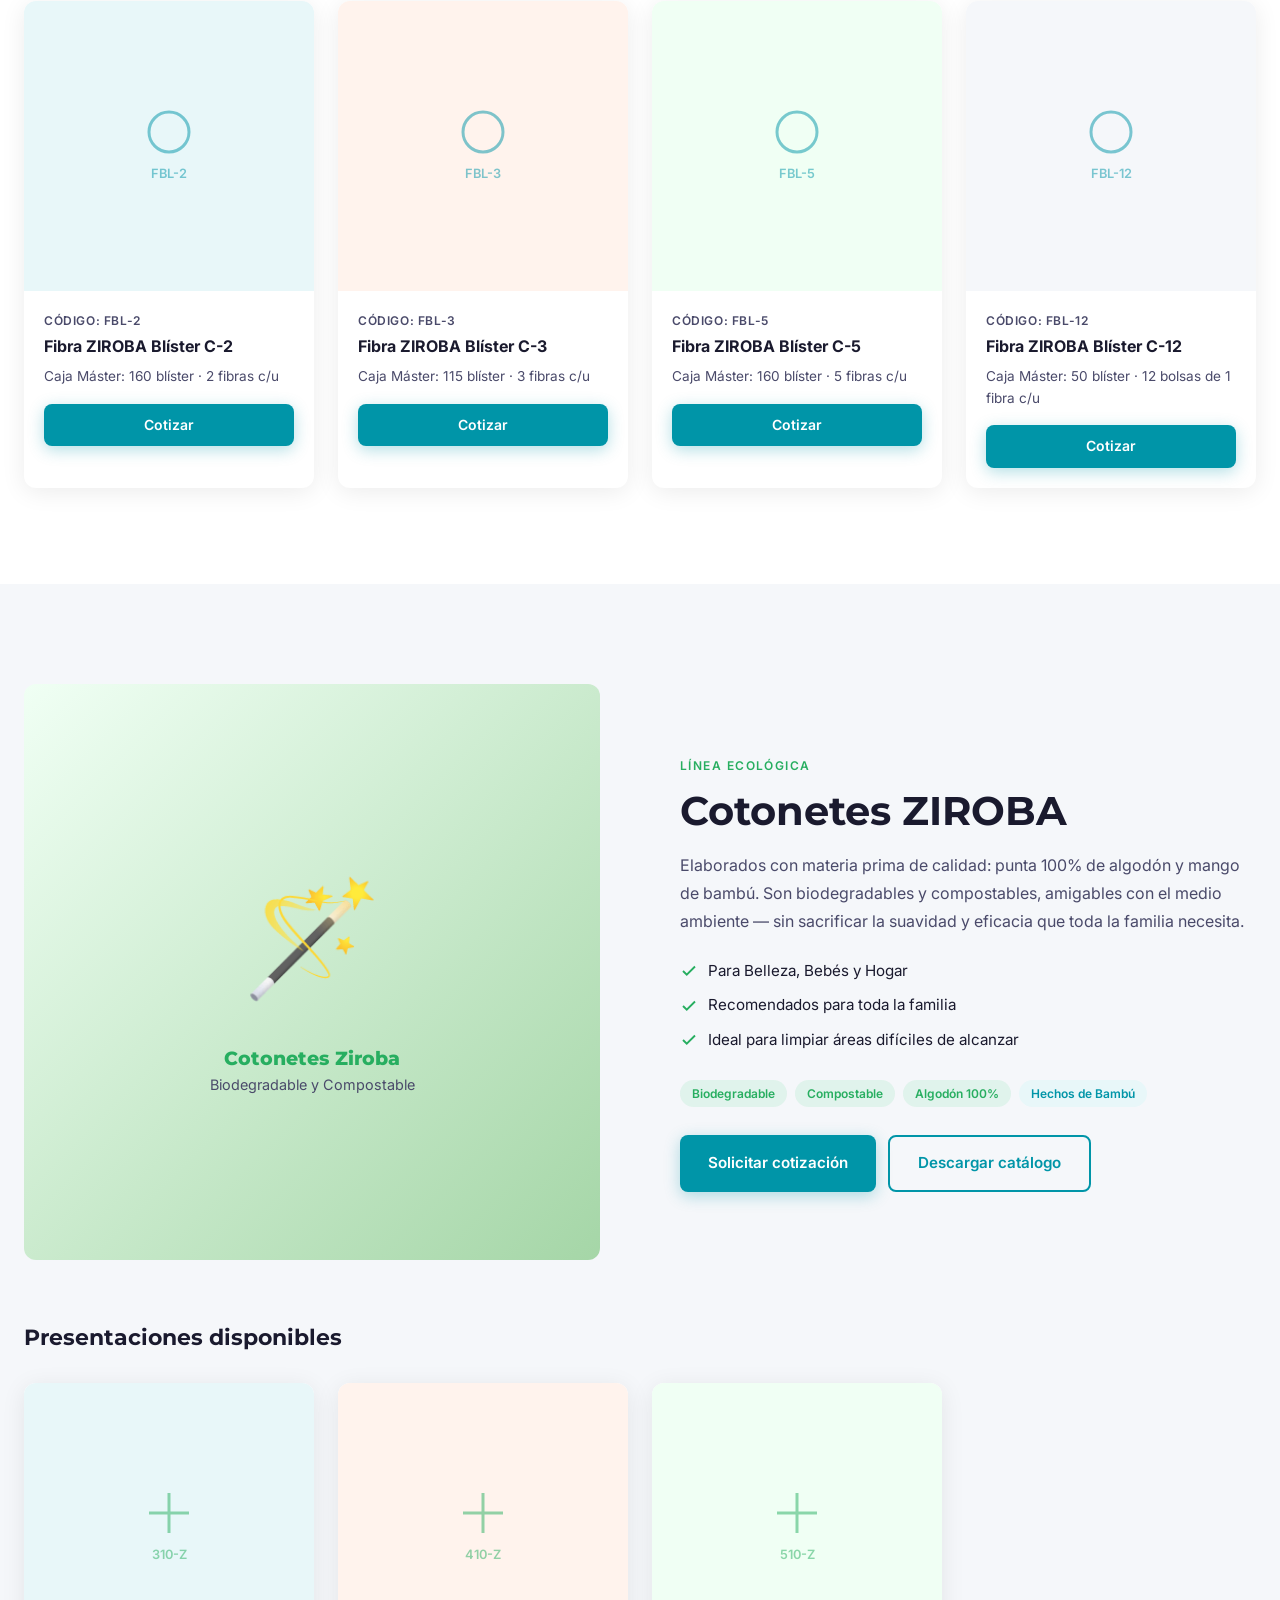
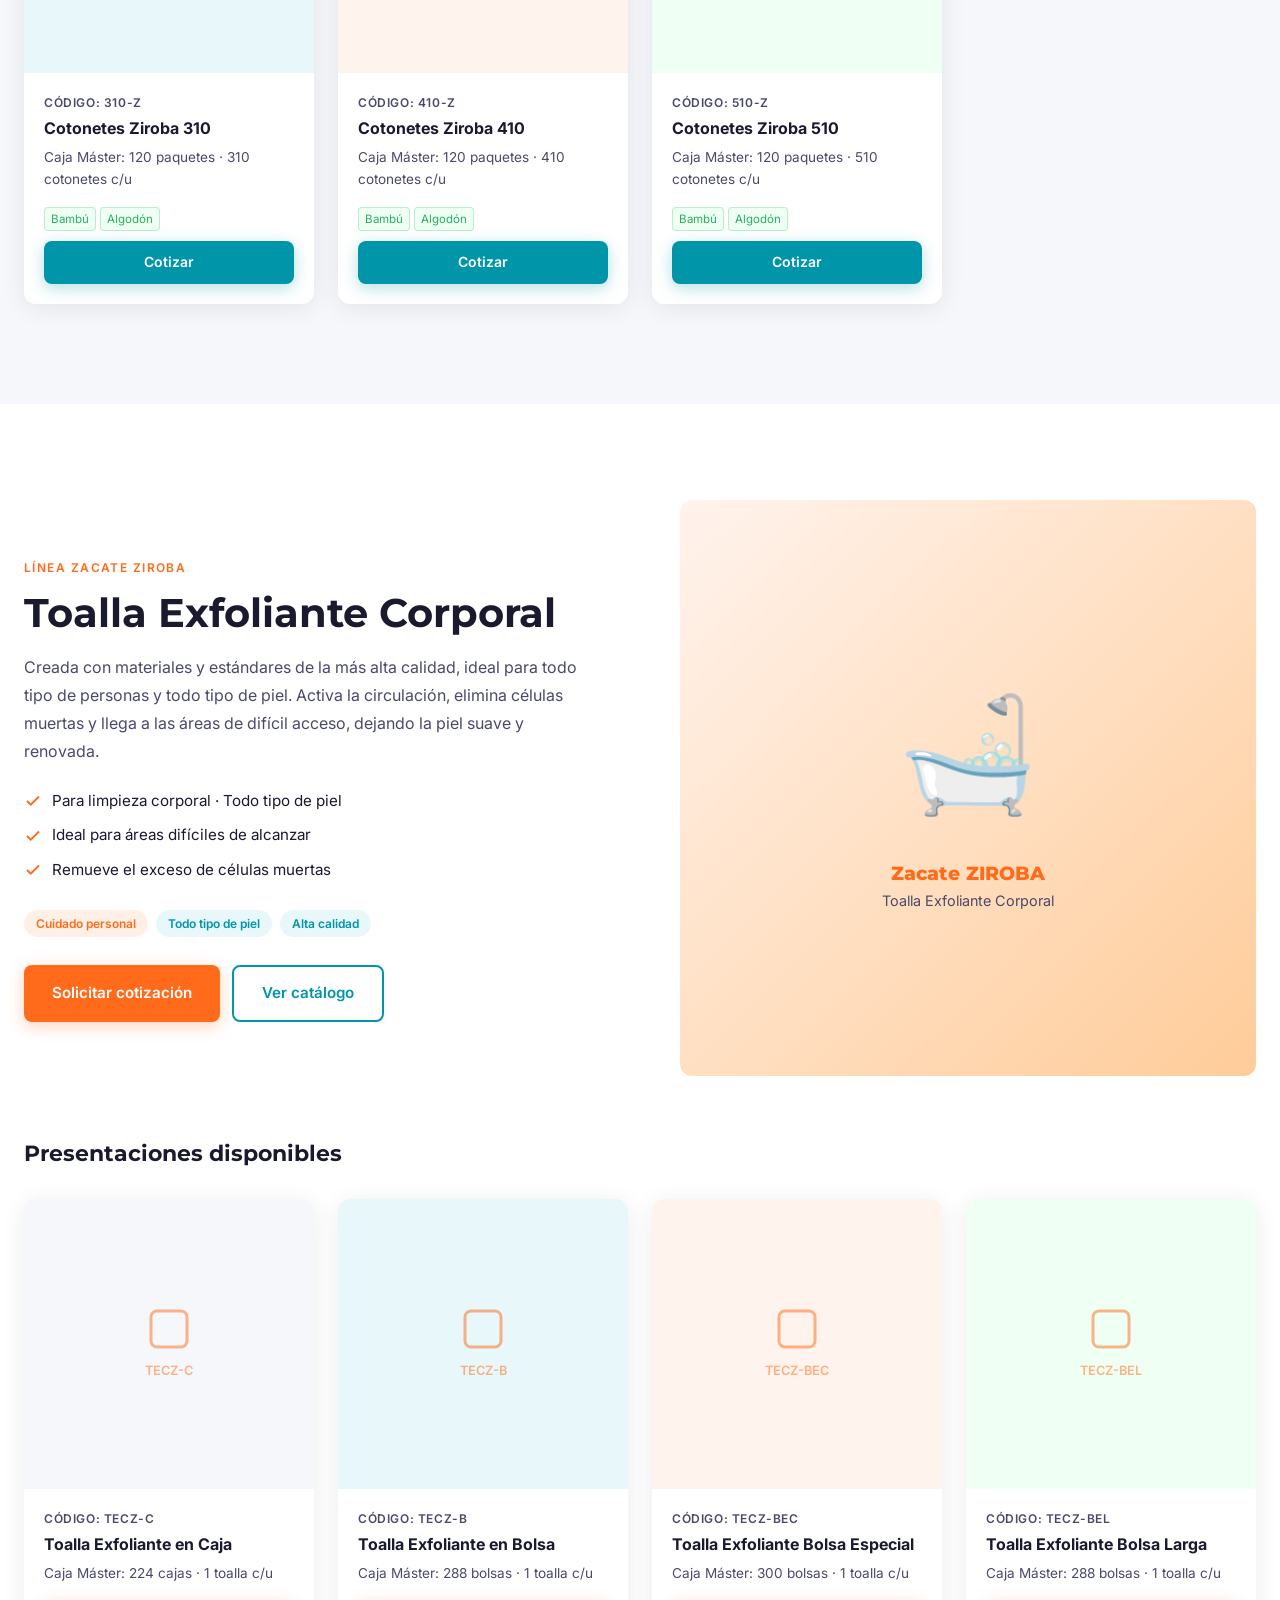
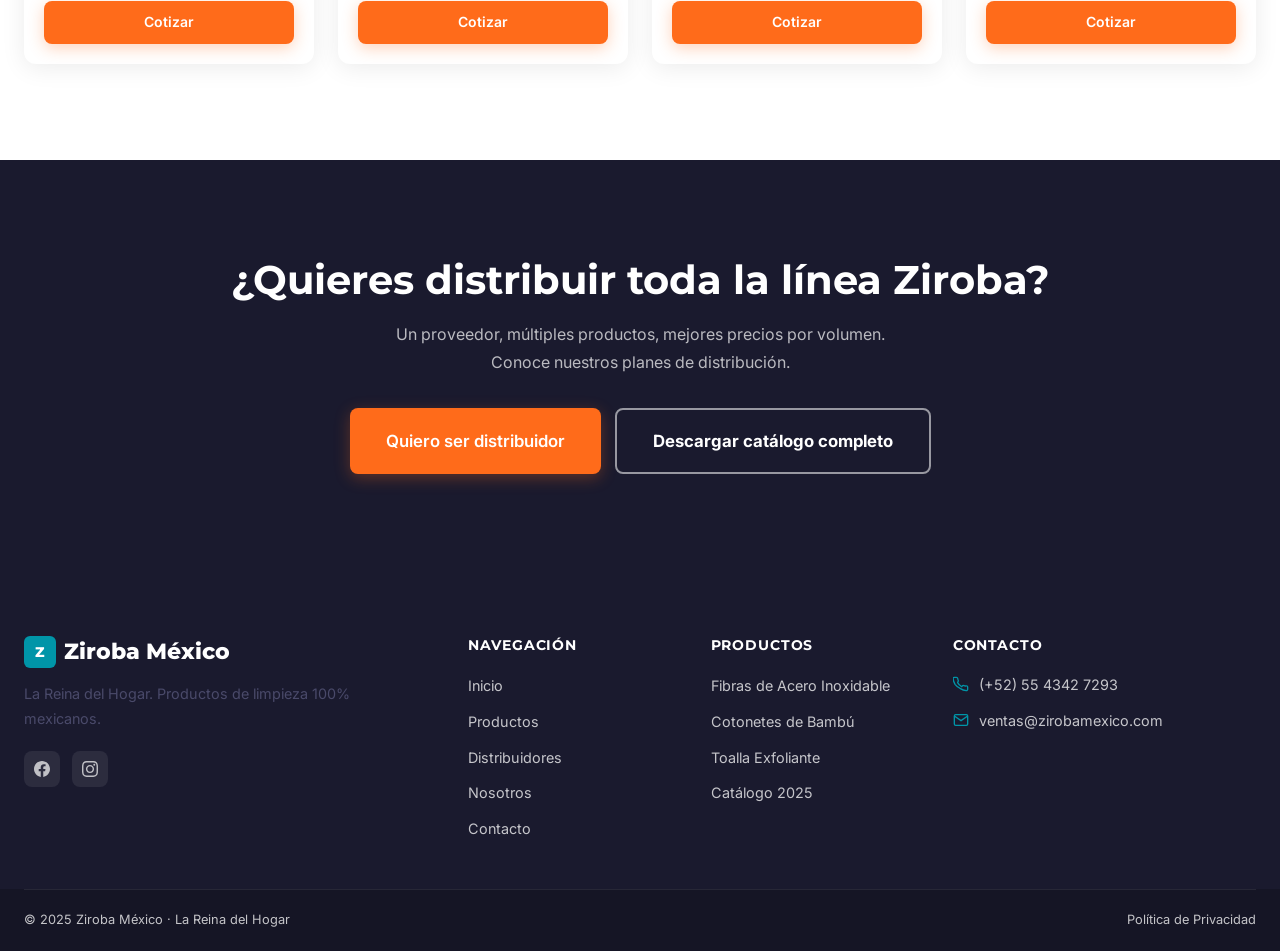
<file: productos.html>
<!DOCTYPE html>
<html lang="es-MX">
<head>
  <meta charset="UTF-8">
  <meta name="viewport" content="width=device-width, initial-scale=1.0">
  <title>Productos — Fibras de Acero Inoxidable, Cotonetes y Toallas | Ziroba México</title>
  <meta name="description" content="Fibras de acero inoxidable para cocina, ollas, sartenes y parrillas. 8 presentaciones disponibles. Cotonetes de bambú y toallas exfoliantes. Venta al mayoreo.">
  <link rel="stylesheet" href="css/main.css">
  <style>
    /* === HERO CAROUSEL === */
    .product-carousel { position:relative; overflow:hidden; }
    .carousel-track {
      display:flex; width:300%;
      transition:transform .6s cubic-bezier(.4,0,.2,1);
      will-change:transform;
    }
    .carousel-slide {
      width:33.3333%; flex-shrink:0;
      padding:76px 0 92px; min-height:440px;
      display:flex; align-items:center;
    }
    .carousel-inner {
      display:grid; grid-template-columns:1fr 360px;
      gap:60px; align-items:center;
    }
    .carousel-badge {
      display:inline-block; font-size:.78rem; font-weight:700;
      text-transform:uppercase; letter-spacing:.1em;
      color:rgba(255,255,255,.8); background:rgba(255,255,255,.12);
      border:1px solid rgba(255,255,255,.25); border-radius:100px;
      padding:5px 16px; margin-bottom:18px;
    }
    .carousel-title {
      font-size:clamp(2rem,4vw,3rem); font-weight:800; color:white;
      margin:0 0 16px; line-height:1.1; font-family:'Montserrat',sans-serif;
    }
    .carousel-desc { color:rgba(255,255,255,.82); font-size:1.05rem; margin-bottom:24px; line-height:1.65; }
    .carousel-features { display:flex; flex-wrap:wrap; gap:8px; margin-bottom:28px; }
    .carousel-chip {
      font-size:.8rem; font-weight:600;
      background:rgba(255,255,255,.12); border:1px solid rgba(255,255,255,.28);
      color:rgba(255,255,255,.92); border-radius:100px; padding:4px 12px;
    }
    .carousel-ctas { display:flex; gap:12px; flex-wrap:wrap; }
    .btn--white { background:white; color:var(--navy) !important; font-weight:700; }
    .btn--white:hover { background:rgba(255,255,255,.9); }
    .btn--outline-white {
      background:transparent; border:2px solid rgba(255,255,255,.55);
      color:white !important; font-weight:700;
    }
    .btn--outline-white:hover { background:rgba(255,255,255,.12); border-color:rgba(255,255,255,.85); }
    .carousel-visual {
      display:flex; flex-direction:column; align-items:center;
      justify-content:center; gap:14px; padding:40px;
      border-radius:24px; background:rgba(255,255,255,.1);
      border:1px solid rgba(255,255,255,.18);
      backdrop-filter:blur(12px); -webkit-backdrop-filter:blur(12px);
    }
    .carousel-emoji { font-size:6rem; line-height:1; }
    .carousel-visual-name { font-family:'Montserrat',sans-serif; font-weight:800; font-size:1.05rem; color:white; text-align:center; }
    .carousel-visual-sub { font-size:.82rem; color:rgba(255,255,255,.7); text-align:center; }
    .carousel-arrow {
      position:absolute; top:50%; transform:translateY(-50%);
      width:46px; height:46px; border-radius:50%;
      background:rgba(255,255,255,.18); border:1px solid rgba(255,255,255,.3);
      color:white; cursor:pointer; display:flex; align-items:center;
      justify-content:center; z-index:10;
      transition:background .2s, transform .2s;
      backdrop-filter:blur(8px);
    }
    .carousel-arrow:hover { background:rgba(255,255,255,.32); transform:translateY(-50%) scale(1.08); }
    .carousel-arrow--prev { left:24px; }
    .carousel-arrow--next { right:24px; }
    .carousel-dots {
      position:absolute; bottom:22px; left:50%; transform:translateX(-50%);
      display:flex; gap:8px; z-index:10;
    }
    .carousel-dot {
      width:8px; height:8px; border-radius:50%;
      background:rgba(255,255,255,.38); cursor:pointer;
      transition:background .2s, width .3s, border-radius .3s;
      border:none; padding:0;
    }
    .carousel-dot.active { background:white; width:24px; border-radius:4px; }

    /* === PRODUCT TABS BAR === */
    .product-tabs-bar {
      background:white; border-bottom:1px solid var(--gray-light);
      position:sticky; top:72px; z-index:50;
      padding:10px 0; box-shadow:0 2px 16px rgba(0,0,0,.07);
    }
    .product-tabs { display:flex; gap:8px; }
    .product-tab {
      display:flex; align-items:center; gap:12px;
      padding:12px 20px; border-radius:12px; text-decoration:none;
      transition:all .22s; flex:1; background:#F4F6F8;
      border:2px solid transparent;
    }
    .product-tab__icon { font-size:1.55rem; flex-shrink:0; line-height:1; }
    .product-tab__name {
      font-weight:700; font-size:.88rem; color:var(--navy);
      font-family:'Montserrat',sans-serif; transition:color .22s;
    }
    .product-tab__sub { font-size:.72rem; color:var(--gray); margin-top:2px; transition:color .22s; }
    .product-tab--teal:hover, .product-tab--teal.active { background:var(--teal); border-color:var(--teal-dark); }
    .product-tab--green:hover, .product-tab--green.active { background:#27ae60; border-color:#1e8449; }
    .product-tab--orange:hover, .product-tab--orange.active { background:var(--orange); border-color:#e05c0a; }
    .product-tab--teal:hover .product-tab__name, .product-tab--teal.active .product-tab__name,
    .product-tab--teal:hover .product-tab__sub, .product-tab--teal.active .product-tab__sub,
    .product-tab--green:hover .product-tab__name, .product-tab--green.active .product-tab__name,
    .product-tab--green:hover .product-tab__sub, .product-tab--green.active .product-tab__sub,
    .product-tab--orange:hover .product-tab__name, .product-tab--orange.active .product-tab__name,
    .product-tab--orange:hover .product-tab__sub, .product-tab--orange.active .product-tab__sub { color:white; }

    @media (max-width:768px) {
      .carousel-inner { grid-template-columns:1fr; }
      .carousel-visual { display:none; }
      .carousel-arrow { display:none; }
      .product-tab__sub { display:none; }
      .product-tab { padding:10px 12px; gap:8px; }
      .product-tab__name { font-size:.8rem; }
    }
  </style>
</head>
<body>

  <!-- UTILITY BAR -->
  <div class="utility-bar">
    <div class="container">
      <div class="utility-bar__inner">
        <div class="utility-bar__contact">
          <a href="tel:+525543427293" class="utility-bar__item">
            <svg xmlns="http://www.w3.org/2000/svg" viewBox="0 0 24 24" fill="none" stroke="currentColor" stroke-width="2"><path d="M22 16.92v3a2 2 0 01-2.18 2 19.79 19.79 0 01-8.63-3.07A19.5 19.5 0 013.07 12.5 19.79 19.79 0 01.12 4 2 2 0 012.1 2h3a2 2 0 012 1.72c.127.96.361 1.903.7 2.81a2 2 0 01-.45 2.11L6.91 9.91a16 16 0 006.17 6.17l1.08-1.34a2 2 0 012.11-.45c.907.339 1.85.573 2.81.7A2 2 0 0122 16.92z"/></svg>
            800 19 ZIROBA
          </a>
          <a href="https://wa.me/525543427293?text=Hola%2C+me+interesa+conocer+los+productos+Ziroba." target="_blank" rel="noopener" class="utility-bar__item">
            <svg xmlns="http://www.w3.org/2000/svg" viewBox="0 0 24 24" fill="currentColor"><path d="M17.472 14.382c-.297-.149-1.758-.867-2.03-.967-.273-.099-.471-.148-.67.15-.197.297-.767.966-.94 1.164-.173.199-.347.223-.644.075-.297-.15-1.255-.463-2.39-1.475-.883-.788-1.48-1.761-1.653-2.059-.173-.297-.018-.458.13-.606.134-.133.298-.347.446-.52.149-.174.198-.298.298-.497.099-.198.05-.371-.025-.52-.075-.149-.669-1.612-.916-2.207-.242-.579-.487-.5-.669-.51-.173-.008-.371-.01-.57-.01-.198 0-.52.074-.792.372-.272.297-1.04 1.016-1.04 2.479 0 1.462 1.065 2.875 1.213 3.074.149.198 2.096 3.2 5.077 4.487.709.306 1.262.489 1.694.625.712.227 1.36.195 1.871.118.571-.085 1.758-.719 2.006-1.413.248-.694.248-1.289.173-1.413-.074-.124-.272-.198-.57-.347m-5.421 7.403h-.004a9.87 9.87 0 01-5.031-1.378l-.361-.214-3.741.982.998-3.648-.235-.374a9.86 9.86 0 01-1.51-5.26c.001-5.45 4.436-9.884 9.888-9.884 2.64 0 5.122 1.03 6.988 2.898a9.825 9.825 0 012.893 6.994c-.003 5.45-4.437 9.884-9.885 9.884m8.413-18.297A11.815 11.815 0 0012.05 0C5.495 0 .16 5.335.157 11.892c0 2.096.547 4.142 1.588 5.945L.057 24l6.305-1.654a11.882 11.882 0 005.683 1.448h.005c6.554 0 11.89-5.335 11.893-11.893a11.821 11.821 0 00-3.48-8.413z"/></svg>
            Escríbenos ahora
          </a>
        </div>
        <div class="utility-bar__socials">
          <a href="#" aria-label="Facebook"><svg xmlns="http://www.w3.org/2000/svg" viewBox="0 0 24 24" fill="currentColor"><path d="M24 12.073c0-6.627-5.373-12-12-12s-12 5.373-12 12c0 5.99 4.388 10.954 10.125 11.854v-8.385H7.078v-3.47h3.047V9.43c0-3.007 1.792-4.669 4.533-4.669 1.312 0 2.686.235 2.686.235v2.953H15.83c-1.491 0-1.956.925-1.956 1.874v2.25h3.328l-.532 3.47h-2.796v8.385C19.612 23.027 24 18.062 24 12.073z"/></svg></a>
          <a href="#" aria-label="Instagram"><svg xmlns="http://www.w3.org/2000/svg" viewBox="0 0 24 24" fill="currentColor"><path d="M12 2.163c3.204 0 3.584.012 4.85.07 3.252.148 4.771 1.691 4.919 4.919.058 1.265.069 1.645.069 4.849 0 3.205-.012 3.584-.069 4.849-.149 3.225-1.664 4.771-4.919 4.919-1.266.058-1.644.07-4.85.07-3.204 0-3.584-.012-4.849-.07-3.26-.149-4.771-1.699-4.919-4.92-.058-1.265-.07-1.644-.07-4.849 0-3.204.013-3.583.07-4.849.149-3.227 1.664-4.771 4.919-4.919 1.266-.057 1.645-.069 4.849-.069zm0-2.163c-3.259 0-3.667.014-4.947.072-4.358.2-6.78 2.618-6.98 6.98-.059 1.281-.073 1.689-.073 4.948 0 3.259.014 3.668.072 4.948.2 4.358 2.618 6.78 6.98 6.98 1.281.058 1.689.072 4.948.072 3.259 0 3.668-.014 4.948-.072 4.354-.2 6.782-2.618 6.979-6.98.059-1.28.073-1.689.073-4.948 0-3.259-.014-3.667-.072-4.947-.196-4.354-2.617-6.78-6.979-6.98-1.281-.059-1.69-.073-4.949-.073zm0 5.838c-3.403 0-6.162 2.759-6.162 6.162s2.759 6.163 6.162 6.163 6.162-2.759 6.162-6.163c0-3.403-2.759-6.162-6.162-6.162zm0 10.162c-2.209 0-4-1.79-4-4 0-2.209 1.791-4 4-4s4 1.791 4 4c0 2.21-1.791 4-4 4zm6.406-11.845c-.796 0-1.441.645-1.441 1.44s.645 1.44 1.441 1.44c.795 0 1.439-.645 1.439-1.44s-.644-1.44-1.439-1.44z"/></svg></a>
        </div>
      </div>
    </div>
  </div>

  <!-- NAVBAR -->
  <nav class="navbar">
    <div class="container">
      <div class="navbar__inner">
        <a href="index.html" class="navbar__logo">
          <img src="imagenes/zirobalogo.png" alt="Ziroba México" style="height:44px;width:auto;object-fit:contain;">
        </a>
        <div class="navbar__nav">
          <a href="index.html" class="navbar__link">Inicio</a>
          <div class="navbar__dropdown">
            <a href="productos.html" class="navbar__link active navbar__dropdown-toggle">
              Productos
              <svg xmlns="http://www.w3.org/2000/svg" viewBox="0 0 24 24" fill="none" stroke="currentColor" stroke-width="2"><polyline points="6 9 12 15 18 9"/></svg>
            </a>
            <div class="navbar__dropdown-menu">
              <a href="#fibras" class="navbar__dropdown-item">
                <svg xmlns="http://www.w3.org/2000/svg" viewBox="0 0 24 24" fill="none" stroke="currentColor" stroke-width="2"><circle cx="12" cy="12" r="10"/></svg>
                Fibras de Acero Inoxidable
              </a>
              <a href="#cotonetes" class="navbar__dropdown-item">
                <svg xmlns="http://www.w3.org/2000/svg" viewBox="0 0 24 24" fill="none" stroke="currentColor" stroke-width="2"><path d="M12 2v20M2 12h20"/></svg>
                Cotonetes de Bambú
              </a>
              <a href="#toallas" class="navbar__dropdown-item">
                <svg xmlns="http://www.w3.org/2000/svg" viewBox="0 0 24 24" fill="none" stroke="currentColor" stroke-width="2"><rect x="3" y="3" width="18" height="18" rx="3"/></svg>
                Toalla Exfoliante
              </a>
            </div>
          </div>
          <a href="distribuidores.html" class="navbar__link">Distribuidores</a>
          <a href="nosotros.html" class="navbar__link">Nosotros</a>
         <!--  <a href="donde-comprar.html" class="navbar__link">Dónde Comprar</a> -->
          <a href="blog.html" class="navbar__link">Blog</a>
          <a href="contacto.html" class="navbar__link">Contacto</a>
        </div>
        <a href="catalogo.html" class="btn btn--primary navbar__cta">
          <svg xmlns="http://www.w3.org/2000/svg" width="16" height="16" viewBox="0 0 24 24" fill="none" stroke="currentColor" stroke-width="2"><path d="M21 15v4a2 2 0 01-2 2H5a2 2 0 01-2-2v-4"/><polyline points="7 10 12 15 17 10"/><line x1="12" y1="15" x2="12" y2="3"/></svg>
          Descargar Catálogo
        </a>
        <button class="navbar__hamburger" aria-label="Abrir menú"><span></span><span></span><span></span></button>
      </div>
    </div>
  </nav>

  <div class="navbar__mobile">
    <a href="index.html" class="navbar__mobile-link">Inicio</a>
    <a href="productos.html" class="navbar__mobile-link">Productos</a>
    <a href="distribuidores.html" class="navbar__mobile-link">Distribuidores</a>
    <a href="nosotros.html" class="navbar__mobile-link">Nosotros</a>
    <!-- <a href="donde-comprar.html" class="navbar__mobile-link">Dónde Comprar</a> -->
    <a href="blog.html" class="navbar__mobile-link">Blog</a>
    <a href="contacto.html" class="navbar__mobile-link">Contacto</a>
    <div class="navbar__mobile-ctas">
      <a href="catalogo.html" class="btn btn--primary" style="justify-content:center;">Descargar Catálogo</a>
    </div>
  </div>

  <!-- HERO CAROUSEL -->
  <section class="product-carousel" aria-label="Líneas de productos">
    <div class="carousel-track">

      <!-- SLIDE 1: Fibras -->
      <div class="carousel-slide" style="background:linear-gradient(135deg,#00768A 0%,#0095A8 55%,#1A1A2E 100%);">
        <div class="container">
          <div class="carousel-inner">
            <div>
              <span class="carousel-badge">Línea estrella</span>
              <h1 class="carousel-title">Fibra ZIROBA</h1>
              <p class="carousel-desc">Para limpiar y remover la grasa pegada en ollas, sartenes, parrillas y asadores. Acero inoxidable premium que no se oxida ni deja residuos, uso tras uso.</p>
              <div class="carousel-features">
                <span class="carousel-chip">No se oxida</span>
                <span class="carousel-chip">Limpieza profunda</span>
                <span class="carousel-chip">Máxima duración</span>
                <span class="carousel-chip">8 presentaciones</span>
              </div>
              <div class="carousel-ctas">
                <a href="#fibras" class="btn btn--white btn--lg">Ver presentaciones</a>
                <a href="distribuidores.html" class="btn btn--outline-white btn--lg">Cotizar</a>
              </div>
            </div>
            <div class="carousel-visual">
              <div class="carousel-emoji">🔩</div>
              <div class="carousel-visual-name">Fibra ZIROBA</div>
              <div class="carousel-visual-sub">Acero Inoxidable Premium</div>
            </div>
          </div>
        </div>
      </div>

      <!-- SLIDE 2: Cotonetes -->
      <div class="carousel-slide" style="background:linear-gradient(135deg,#1B5E20 0%,#27ae60 55%,#1A1A2E 100%);">
        <div class="container">
          <div class="carousel-inner">
            <div>
              <span class="carousel-badge">Línea ecológica</span>
              <h1 class="carousel-title">Cotonetes ZIROBA</h1>
              <p class="carousel-desc">Mango de bambú biodegradable y punta 100% de algodón. Para Belleza, Bebés y Hogar — recomendados para toda la familia sin dañar el medio ambiente.</p>
              <div class="carousel-features">
                <span class="carousel-chip">Biodegradable</span>
                <span class="carousel-chip">Compostable</span>
                <span class="carousel-chip">Algodón 100%</span>
                <span class="carousel-chip">3 presentaciones</span>
              </div>
              <div class="carousel-ctas">
                <a href="#cotonetes" class="btn btn--white btn--lg">Ver presentaciones</a>
                <a href="distribuidores.html" class="btn btn--outline-white btn--lg">Cotizar</a>
              </div>
            </div>
            <div class="carousel-visual">
              <div class="carousel-emoji">🌿</div>
              <div class="carousel-visual-name">Cotonetes Ziroba</div>
              <div class="carousel-visual-sub">Biodegradable y Compostable</div>
            </div>
          </div>
        </div>
      </div>

      <!-- SLIDE 3: Zacate / Toalla -->
      <div class="carousel-slide" style="background:linear-gradient(135deg,#1A1A2E 0%,#B84400 50%,#FF6B1A 100%);">
        <div class="container">
          <div class="carousel-inner">
            <div>
              <span class="carousel-badge">Línea Zacate Ziroba</span>
              <h1 class="carousel-title">Toalla Exfoliante Corporal</h1>
              <p class="carousel-desc">Creada con los más altos estándares de calidad. Ideal para todo tipo de piel, elimina células muertas y activa la circulación dejando la piel suave y renovada.</p>
              <div class="carousel-features">
                <span class="carousel-chip">Todo tipo de piel</span>
                <span class="carousel-chip">Alta calidad</span>
                <span class="carousel-chip">Cuidado corporal</span>
                <span class="carousel-chip">4 presentaciones</span>
              </div>
              <div class="carousel-ctas">
                <a href="#toallas" class="btn btn--white btn--lg">Ver presentaciones</a>
                <a href="distribuidores.html" class="btn btn--outline-white btn--lg">Cotizar</a>
              </div>
            </div>
            <div class="carousel-visual">
              <div class="carousel-emoji">🛁</div>
              <div class="carousel-visual-name">Zacate ZIROBA</div>
              <div class="carousel-visual-sub">Toalla Exfoliante Corporal</div>
            </div>
          </div>
        </div>
      </div>

    </div>

    <button class="carousel-arrow carousel-arrow--prev" aria-label="Anterior">
      <svg xmlns="http://www.w3.org/2000/svg" width="20" height="20" viewBox="0 0 24 24" fill="none" stroke="currentColor" stroke-width="2.5"><polyline points="15 18 9 12 15 6"/></svg>
    </button>
    <button class="carousel-arrow carousel-arrow--next" aria-label="Siguiente">
      <svg xmlns="http://www.w3.org/2000/svg" width="20" height="20" viewBox="0 0 24 24" fill="none" stroke="currentColor" stroke-width="2.5"><polyline points="9 18 15 12 9 6"/></svg>
    </button>
    <div class="carousel-dots">
      <button class="carousel-dot active" aria-label="Fibras"></button>
      <button class="carousel-dot" aria-label="Cotonetes"></button>
      <button class="carousel-dot" aria-label="Toalla Exfoliante"></button>
    </div>
  </section>

  <!-- TABS NAV (nuevo diseño) -->
  <div class="product-tabs-bar">
    <div class="container">
      <div class="product-tabs">
        <a href="#fibras" class="product-tab product-tab--teal active">
          <span class="product-tab__icon">🔩</span>
          <div>
            <div class="product-tab__name">Fibras de Acero Inoxidable</div>
            <div class="product-tab__sub">8 presentaciones · Bolsa, Mega y Blíster</div>
          </div>
        </a>
        <a href="#cotonetes" class="product-tab product-tab--green">
          <span class="product-tab__icon">🌿</span>
          <div>
            <div class="product-tab__name">Cotonetes de Bambú</div>
            <div class="product-tab__sub">3 presentaciones · Bambú + Algodón 100%</div>
          </div>
        </a>
        <a href="#toallas" class="product-tab product-tab--orange">
          <span class="product-tab__icon">🛁</span>
          <div>
            <div class="product-tab__name">Toalla Exfoliante Corporal</div>
            <div class="product-tab__sub">4 presentaciones · Línea Zacate Ziroba</div>
          </div>
        </a>
      </div>
    </div>
  </div>
  <!-- PRODUCTS INTRO -->
  <div style="text-align:center;padding:52px 0 20px;">
    <div class="container">
      <span class="section-label">Lo que fabricamos</span>
      <h2 class="section-title" style="margin-bottom:12px;">Nuestros Productos</h2>
      <p style="max-width:580px;margin:0 auto;color:var(--gray);">Calidad que se nota en cada uso. Más de 15 presentaciones para distribuir, revender o usar en tu hogar o negocio.</p>
    </div>
  </div>


  <!-- FIBRAS -->
  <section id="fibras" class="section">
    <div class="container">
      <div class="split" style="margin-bottom:64px;">
        <div>
          <span class="section-label">Línea estrella</span>
          <h2 class="section-title">Fibra ZIROBA</h2>
          <p style="margin-bottom:24px;">Creada especialmente para limpiar y remover la grasa pegada en utensilios de cocina: ollas, sartenes, parrillas, asadores y más. Fabricada con acero inoxidable de alta calidad, garantiza una limpieza profunda sin oxidarse ni dañar tus utensilios, uso tras uso.</p>
          <div style="display:flex;flex-direction:column;gap:10px;margin-bottom:28px;">
            <div style="display:flex;align-items:center;gap:10px;font-size:.95rem;">
              <svg xmlns="http://www.w3.org/2000/svg" width="18" height="18" viewBox="0 0 24 24" fill="none" stroke="var(--teal)" stroke-width="2.5"><polyline points="20 6 9 17 4 12"/></svg>
              <span>Brinda una limpieza profunda</span>
            </div>
            <div style="display:flex;align-items:center;gap:10px;font-size:.95rem;">
              <svg xmlns="http://www.w3.org/2000/svg" width="18" height="18" viewBox="0 0 24 24" fill="none" stroke="var(--teal)" stroke-width="2.5"><polyline points="20 6 9 17 4 12"/></svg>
              <span>Remueve residuos de grasa pegada</span>
            </div>
            <div style="display:flex;align-items:center;gap:10px;font-size:.95rem;">
              <svg xmlns="http://www.w3.org/2000/svg" width="18" height="18" viewBox="0 0 24 24" fill="none" stroke="var(--teal)" stroke-width="2.5"><polyline points="20 6 9 17 4 12"/></svg>
              <span>No se oxida · Resiste a la corrosión</span>
            </div>
            <div style="display:flex;align-items:center;gap:10px;font-size:.95rem;">
              <svg xmlns="http://www.w3.org/2000/svg" width="18" height="18" viewBox="0 0 24 24" fill="none" stroke="var(--teal)" stroke-width="2.5"><polyline points="20 6 9 17 4 12"/></svg>
              <span>Ofrece máxima duración</span>
            </div>
          </div>
          <div style="display:flex;flex-wrap:wrap;gap:8px;margin-bottom:28px;">
            <span class="badge badge--teal">No se oxida</span>
            <span class="badge badge--teal">Acero Inoxidable</span>
            <span class="badge badge--teal">Máxima durabilidad</span>
            <span class="badge badge--green">100% Mexicano</span>
          </div>
          <div style="display:flex;gap:12px;flex-wrap:wrap;">
            <a href="distribuidores.html" class="btn btn--primary">Solicitar cotización</a>
            <a href="catalogo.html" class="btn btn--outline-teal">Descargar catálogo</a>
          </div>
        </div>
        <div style="background:linear-gradient(135deg,var(--teal-pale),#B2EBF2);border-radius:var(--radius);aspect-ratio:1;display:flex;align-items:center;justify-content:center;flex-direction:column;gap:16px;" class="reveal">
          <div style="font-size:7rem;">🔩</div>
          <div style="text-align:center;">
            <div style="font-family:'Montserrat',sans-serif;font-weight:800;color:var(--teal);font-size:1.2rem;">Fibra ZIROBA</div>
            <div style="font-size:.9rem;color:var(--gray);">Acero Inoxidable Premium</div>
          </div>
        </div>
      </div>

      <!-- Usos -->
      <div style="background:var(--gray-light);border-radius:var(--radius);padding:32px;margin-bottom:48px;">
        <h3 style="margin-bottom:20px;text-align:center;">Perfecta para limpiar...</h3>
        <div class="grid-4">
          <div style="text-align:center;padding:16px;">
            <div style="font-size:2.5rem;margin-bottom:8px;">🍳</div>
            <div style="font-weight:600;font-size:.9rem;">Sartenes y ollas</div>
          </div>
          <div style="text-align:center;padding:16px;">
            <div style="font-size:2.5rem;margin-bottom:8px;">🥩</div>
            <div style="font-weight:600;font-size:.9rem;">Parrillas y asadores</div>
          </div>
          <div style="text-align:center;padding:16px;">
            <div style="font-size:2.5rem;margin-bottom:8px;">🔲</div>
            <div style="font-weight:600;font-size:.9rem;">Coladeras y rejillas</div>
          </div>
          <div style="text-align:center;padding:16px;">
            <div style="font-size:2.5rem;margin-bottom:8px;">🏠</div>
            <div style="font-weight:600;font-size:.9rem;">Superficies de cocina</div>
          </div>
        </div>
      </div>

      <!-- Presentaciones -->
      <h3 style="margin-bottom:8px;">Presentaciones disponibles</h3>
      <p style="color:var(--gray);margin-bottom:32px;font-size:.95rem;">8 SKUs en tres sub-líneas para cubrir todos los canales de venta.</p>

      <!-- Sub-línea Bolsa -->
      <div style="margin-bottom:16px;padding-bottom:10px;border-bottom:2px solid var(--teal-pale);">
        <span style="font-size:.78rem;font-weight:700;text-transform:uppercase;letter-spacing:.08em;color:var(--teal);">Sub-línea Bolsa</span>
      </div>
      <div class="grid-4" style="margin-bottom:40px;">
        <div class="product-card reveal">
          <div class="product-card__img-wrap">
            <div class="product-card__img-placeholder">
              <svg xmlns="http://www.w3.org/2000/svg" viewBox="0 0 24 24" fill="none" stroke="currentColor" stroke-width="1.5"><circle cx="12" cy="12" r="10"/></svg>
              <span>FB-2</span>
            </div>
          </div>
          <div class="product-card__body">
            <div class="product-card__code">Código: FB-2</div>
            <div class="product-card__name">Fibra ZIROBA Bolsa C-2</div>
            <div class="product-card__detail">Caja Máster: 350 bolsas · 2 fibras c/u</div>
            <a href="distribuidores.html" class="btn btn--primary btn--sm" style="width:100%;justify-content:center;">Cotizar</a>
          </div>
        </div>
        <div class="product-card reveal reveal-delay-1">
          <div class="product-card__img-wrap">
            <div class="product-card__img-placeholder">
              <svg xmlns="http://www.w3.org/2000/svg" viewBox="0 0 24 24" fill="none" stroke="currentColor" stroke-width="1.5"><circle cx="12" cy="12" r="10"/></svg>
              <span>FB-3</span>
            </div>
          </div>
          <div class="product-card__body">
            <div class="product-card__code">Código: FB-3</div>
            <div class="product-card__name">Fibra ZIROBA Bolsa C-3</div>
            <div class="product-card__detail">Caja Máster: 180 bolsas · 3 fibras c/u</div>
            <a href="distribuidores.html" class="btn btn--primary btn--sm" style="width:100%;justify-content:center;">Cotizar</a>
          </div>
        </div>
      </div>

      <!-- Sub-línea Mega -->
      <div style="margin-bottom:16px;padding-bottom:10px;border-bottom:2px solid var(--teal-pale);">
        <span style="font-size:.78rem;font-weight:700;text-transform:uppercase;letter-spacing:.08em;color:var(--teal);">Sub-línea Mega</span>
      </div>
      <div class="grid-4" style="margin-bottom:40px;">
        <div class="product-card reveal">
          <div class="product-card__img-wrap">
            <div class="product-card__img-placeholder">
              <svg xmlns="http://www.w3.org/2000/svg" viewBox="0 0 24 24" fill="none" stroke="currentColor" stroke-width="1.5"><circle cx="12" cy="12" r="10"/></svg>
              <span>FBMG-1</span>
            </div>
          </div>
          <div class="product-card__body">
            <div class="product-card__code">Código: FBMG-1</div>
            <div class="product-card__name">Fibra ZIROBA Mega C-1</div>
            <div class="product-card__detail">Caja Máster: 190 bolsas · 1 fibra c/u</div>
            <a href="distribuidores.html" class="btn btn--primary btn--sm" style="width:100%;justify-content:center;">Cotizar</a>
          </div>
        </div>
        <div class="product-card reveal reveal-delay-1">
          <div class="product-card__img-wrap">
            <div class="product-card__img-placeholder">
              <svg xmlns="http://www.w3.org/2000/svg" viewBox="0 0 24 24" fill="none" stroke="currentColor" stroke-width="1.5"><circle cx="12" cy="12" r="10"/></svg>
              <span>FBMG-2</span>
            </div>
          </div>
          <div class="product-card__body">
            <div class="product-card__code">Código: FBMG-2</div>
            <div class="product-card__name">Fibra ZIROBA Mega C-2</div>
            <div class="product-card__detail">Caja Máster: 130 bolsas · 2 fibras c/u</div>
            <a href="distribuidores.html" class="btn btn--primary btn--sm" style="width:100%;justify-content:center;">Cotizar</a>
          </div>
        </div>
      </div>

      <!-- Sub-línea Blíster -->
      <div style="margin-bottom:16px;padding-bottom:10px;border-bottom:2px solid var(--teal-pale);">
        <span style="font-size:.78rem;font-weight:700;text-transform:uppercase;letter-spacing:.08em;color:var(--teal);">Sub-línea Blíster</span>
      </div>
      <div class="grid-4">
        <div class="product-card reveal">
          <div class="product-card__img-wrap">
            <div class="product-card__img-placeholder">
              <svg xmlns="http://www.w3.org/2000/svg" viewBox="0 0 24 24" fill="none" stroke="currentColor" stroke-width="1.5"><circle cx="12" cy="12" r="10"/></svg>
              <span>FBL-2</span>
            </div>
          </div>
          <div class="product-card__body">
            <div class="product-card__code">Código: FBL-2</div>
            <div class="product-card__name">Fibra ZIROBA Blíster C-2</div>
            <div class="product-card__detail">Caja Máster: 160 blíster · 2 fibras c/u</div>
            <a href="distribuidores.html" class="btn btn--primary btn--sm" style="width:100%;justify-content:center;">Cotizar</a>
          </div>
        </div>
        <div class="product-card reveal reveal-delay-1">
          <div class="product-card__img-wrap">
            <div class="product-card__img-placeholder">
              <svg xmlns="http://www.w3.org/2000/svg" viewBox="0 0 24 24" fill="none" stroke="currentColor" stroke-width="1.5"><circle cx="12" cy="12" r="10"/></svg>
              <span>FBL-3</span>
            </div>
          </div>
          <div class="product-card__body">
            <div class="product-card__code">Código: FBL-3</div>
            <div class="product-card__name">Fibra ZIROBA Blíster C-3</div>
            <div class="product-card__detail">Caja Máster: 115 blíster · 3 fibras c/u</div>
            <a href="distribuidores.html" class="btn btn--primary btn--sm" style="width:100%;justify-content:center;">Cotizar</a>
          </div>
        </div>
        <div class="product-card reveal reveal-delay-2">
          <div class="product-card__img-wrap">
            <div class="product-card__img-placeholder">
              <svg xmlns="http://www.w3.org/2000/svg" viewBox="0 0 24 24" fill="none" stroke="currentColor" stroke-width="1.5"><circle cx="12" cy="12" r="10"/></svg>
              <span>FBL-5</span>
            </div>
          </div>
          <div class="product-card__body">
            <div class="product-card__code">Código: FBL-5</div>
            <div class="product-card__name">Fibra ZIROBA Blíster C-5</div>
            <div class="product-card__detail">Caja Máster: 160 blíster · 5 fibras c/u</div>
            <a href="distribuidores.html" class="btn btn--primary btn--sm" style="width:100%;justify-content:center;">Cotizar</a>
          </div>
        </div>
        <div class="product-card reveal reveal-delay-3">
          <div class="product-card__img-wrap">
            <div class="product-card__img-placeholder">
              <svg xmlns="http://www.w3.org/2000/svg" viewBox="0 0 24 24" fill="none" stroke="currentColor" stroke-width="1.5"><circle cx="12" cy="12" r="10"/></svg>
              <span>FBL-12</span>
            </div>
          </div>
          <div class="product-card__body">
            <div class="product-card__code">Código: FBL-12</div>
            <div class="product-card__name">Fibra ZIROBA Blíster C-12</div>
            <div class="product-card__detail">Caja Máster: 50 blíster · 12 bolsas de 1 fibra c/u</div>
            <a href="distribuidores.html" class="btn btn--primary btn--sm" style="width:100%;justify-content:center;">Cotizar</a>
          </div>
        </div>
      </div>
    </div>
  </section>

  <hr style="border:none;border-top:4px solid var(--gray-light);margin:0;">

  <!-- COTONETES -->
  <section id="cotonetes" class="section section--alt">
    <div class="container">
      <div class="split split--reverse" style="margin-bottom:64px;">
        <div style="background:linear-gradient(135deg,#F0FFF4,#A5D6A7);border-radius:var(--radius);aspect-ratio:1;display:flex;align-items:center;justify-content:center;flex-direction:column;gap:16px;order:-1;" class="reveal">
          <div style="font-size:7rem;">🪄</div>
          <div style="text-align:center;">
            <div style="font-family:'Montserrat',sans-serif;font-weight:800;color:#27ae60;font-size:1.2rem;">Cotonetes Ziroba</div>
            <div style="font-size:.9rem;color:var(--gray);">Biodegradable y Compostable</div>
          </div>
        </div>
        <div class="reveal reveal-delay-1">
          <span class="section-label" style="color:#27ae60;">Línea ecológica</span>
          <h2 class="section-title">Cotonetes ZIROBA</h2>
          <p style="margin-bottom:24px;">Elaborados con materia prima de calidad: punta 100% de algodón y mango de bambú. Son biodegradables y compostables, amigables con el medio ambiente — sin sacrificar la suavidad y eficacia que toda la familia necesita.</p>
          <div style="display:flex;flex-direction:column;gap:10px;margin-bottom:28px;">
            <div style="display:flex;align-items:center;gap:10px;font-size:.95rem;">
              <svg xmlns="http://www.w3.org/2000/svg" width="18" height="18" viewBox="0 0 24 24" fill="none" stroke="#27ae60" stroke-width="2.5"><polyline points="20 6 9 17 4 12"/></svg>
              <span>Para Belleza, Bebés y Hogar</span>
            </div>
            <div style="display:flex;align-items:center;gap:10px;font-size:.95rem;">
              <svg xmlns="http://www.w3.org/2000/svg" width="18" height="18" viewBox="0 0 24 24" fill="none" stroke="#27ae60" stroke-width="2.5"><polyline points="20 6 9 17 4 12"/></svg>
              <span>Recomendados para toda la familia</span>
            </div>
            <div style="display:flex;align-items:center;gap:10px;font-size:.95rem;">
              <svg xmlns="http://www.w3.org/2000/svg" width="18" height="18" viewBox="0 0 24 24" fill="none" stroke="#27ae60" stroke-width="2.5"><polyline points="20 6 9 17 4 12"/></svg>
              <span>Ideal para limpiar áreas difíciles de alcanzar</span>
            </div>
          </div>
          <div style="display:flex;flex-wrap:wrap;gap:8px;margin-bottom:28px;">
            <span class="badge" style="background:rgba(46,204,113,.1);color:#27ae60;">Biodegradable</span>
            <span class="badge" style="background:rgba(46,204,113,.1);color:#27ae60;">Compostable</span>
            <span class="badge" style="background:rgba(46,204,113,.1);color:#27ae60;">Algodón 100%</span>
            <span class="badge badge--teal">Hechos de Bambú</span>
          </div>
          <div style="display:flex;gap:12px;flex-wrap:wrap;">
            <a href="distribuidores.html" class="btn btn--primary">Solicitar cotización</a>
            <a href="catalogo.html" class="btn btn--outline-teal">Descargar catálogo</a>
          </div>
        </div>
      </div>

      <h3 style="margin-bottom:32px;">Presentaciones disponibles</h3>
      <div class="grid-4">
        <div class="product-card reveal">
          <div class="product-card__img-wrap" style="background:#F0FFF4;">
            <div class="product-card__img-placeholder" style="color:#27ae60;">
              <svg xmlns="http://www.w3.org/2000/svg" viewBox="0 0 24 24" fill="none" stroke="currentColor" stroke-width="1.5"><path d="M12 2v20M2 12h20"/></svg>
              <span>310-Z</span>
            </div>
          </div>
          <div class="product-card__body">
            <div class="product-card__code">Código: 310-Z</div>
            <div class="product-card__name">Cotonetes Ziroba 310</div>
            <div class="product-card__detail">Caja Máster: 120 paquetes · 310 cotonetes c/u</div>
            <div style="display:flex;gap:4px;flex-wrap:wrap;margin-bottom:10px;">
              <span style="font-size:.72rem;background:#F0FFF4;color:#27ae60;border:1px solid rgba(46,204,113,.3);border-radius:4px;padding:2px 6px;">Bambú</span>
              <span style="font-size:.72rem;background:#F0FFF4;color:#27ae60;border:1px solid rgba(46,204,113,.3);border-radius:4px;padding:2px 6px;">Algodón</span>
            </div>
            <a href="distribuidores.html" class="btn btn--primary btn--sm" style="width:100%;justify-content:center;">Cotizar</a>
          </div>
        </div>
        <div class="product-card reveal reveal-delay-1">
          <div class="product-card__img-wrap" style="background:#F0FFF4;">
            <div class="product-card__img-placeholder" style="color:#27ae60;">
              <svg xmlns="http://www.w3.org/2000/svg" viewBox="0 0 24 24" fill="none" stroke="currentColor" stroke-width="1.5"><path d="M12 2v20M2 12h20"/></svg>
              <span>410-Z</span>
            </div>
          </div>
          <div class="product-card__body">
            <div class="product-card__code">Código: 410-Z</div>
            <div class="product-card__name">Cotonetes Ziroba 410</div>
            <div class="product-card__detail">Caja Máster: 120 paquetes · 410 cotonetes c/u</div>
            <div style="display:flex;gap:4px;flex-wrap:wrap;margin-bottom:10px;">
              <span style="font-size:.72rem;background:#F0FFF4;color:#27ae60;border:1px solid rgba(46,204,113,.3);border-radius:4px;padding:2px 6px;">Bambú</span>
              <span style="font-size:.72rem;background:#F0FFF4;color:#27ae60;border:1px solid rgba(46,204,113,.3);border-radius:4px;padding:2px 6px;">Algodón</span>
            </div>
            <a href="distribuidores.html" class="btn btn--primary btn--sm" style="width:100%;justify-content:center;">Cotizar</a>
          </div>
        </div>
        <div class="product-card reveal reveal-delay-2">
          <div class="product-card__img-wrap" style="background:#F0FFF4;">
            <div class="product-card__img-placeholder" style="color:#27ae60;">
              <svg xmlns="http://www.w3.org/2000/svg" viewBox="0 0 24 24" fill="none" stroke="currentColor" stroke-width="1.5"><path d="M12 2v20M2 12h20"/></svg>
              <span>510-Z</span>
            </div>
          </div>
          <div class="product-card__body">
            <div class="product-card__code">Código: 510-Z</div>
            <div class="product-card__name">Cotonetes Ziroba 510</div>
            <div class="product-card__detail">Caja Máster: 120 paquetes · 510 cotonetes c/u</div>
            <div style="display:flex;gap:4px;flex-wrap:wrap;margin-bottom:10px;">
              <span style="font-size:.72rem;background:#F0FFF4;color:#27ae60;border:1px solid rgba(46,204,113,.3);border-radius:4px;padding:2px 6px;">Bambú</span>
              <span style="font-size:.72rem;background:#F0FFF4;color:#27ae60;border:1px solid rgba(46,204,113,.3);border-radius:4px;padding:2px 6px;">Algodón</span>
            </div>
            <a href="distribuidores.html" class="btn btn--primary btn--sm" style="width:100%;justify-content:center;">Cotizar</a>
          </div>
        </div>
        
  <!--<div class="product-card reveal reveal-delay-3" style="border:2px dashed rgba(46,204,113,.3);background:rgba(46,204,113,.05);justify-content:center;align-items:center;display:flex;flex-direction:column;padding:32px;text-align:center;">
          <div style="font-size:2.5rem;margin-bottom:12px;">🌿</div>
          <div style="font-weight:700;margin-bottom:8px;">Diseño personalizado</div>
          <p style="font-size:.85rem;margin-bottom:16px;">Tu marca en los cotonetes de bambú Ziroba.</p>
          <a href="contacto.html" class="btn btn--sm" style="background:rgba(46,204,113,.2);color:#27ae60;border:1px solid rgba(46,204,113,.4);">Consultar</a>
        </div>
      </div>-->
    </div>
  </section>

  <hr style="border:none;border-top:4px solid var(--gray-light);margin:0;">

  <!-- TOALLAS / ZACATE -->
  <section id="toallas" class="section">
    <div class="container">
      <div class="split" style="margin-bottom:64px;">
        <div>
          <span class="section-label" style="color:var(--orange);">Línea Zacate ZIROBA</span>
          <h2 class="section-title">Toalla Exfoliante Corporal</h2>
          <p style="margin-bottom:24px;">Creada con materiales y estándares de la más alta calidad, ideal para todo tipo de personas y todo tipo de piel. Activa la circulación, elimina células muertas y llega a las áreas de difícil acceso, dejando la piel suave y renovada.</p>
          <div style="display:flex;flex-direction:column;gap:10px;margin-bottom:28px;">
            <div style="display:flex;align-items:center;gap:10px;font-size:.95rem;">
              <svg xmlns="http://www.w3.org/2000/svg" width="18" height="18" viewBox="0 0 24 24" fill="none" stroke="var(--orange)" stroke-width="2.5"><polyline points="20 6 9 17 4 12"/></svg>
              <span>Para limpieza corporal · Todo tipo de piel</span>
            </div>
            <div style="display:flex;align-items:center;gap:10px;font-size:.95rem;">
              <svg xmlns="http://www.w3.org/2000/svg" width="18" height="18" viewBox="0 0 24 24" fill="none" stroke="var(--orange)" stroke-width="2.5"><polyline points="20 6 9 17 4 12"/></svg>
              <span>Ideal para áreas difíciles de alcanzar</span>
            </div>
            <div style="display:flex;align-items:center;gap:10px;font-size:.95rem;">
              <svg xmlns="http://www.w3.org/2000/svg" width="18" height="18" viewBox="0 0 24 24" fill="none" stroke="var(--orange)" stroke-width="2.5"><polyline points="20 6 9 17 4 12"/></svg>
              <span>Remueve el exceso de células muertas</span>
            </div>
          </div>
          <div style="display:flex;flex-wrap:wrap;gap:8px;margin-bottom:28px;">
            <span class="badge badge--orange">Cuidado personal</span>
            <span class="badge badge--teal">Todo tipo de piel</span>
            <span class="badge badge--teal">Alta calidad</span>
          </div>
          <div style="display:flex;gap:12px;flex-wrap:wrap;">
            <a href="distribuidores.html" class="btn btn--orange">Solicitar cotización</a>
            <a href="catalogo.html" class="btn btn--outline-teal">Ver catálogo</a>
          </div>
        </div>
        <div style="background:linear-gradient(135deg,#FFF3ED,#FFCC99);border-radius:var(--radius);aspect-ratio:1;display:flex;align-items:center;justify-content:center;flex-direction:column;gap:16px;" class="reveal">
          <div style="font-size:7rem;">🛁</div>
          <div style="text-align:center;">
            <div style="font-family:'Montserrat',sans-serif;font-weight:800;color:var(--orange);font-size:1.2rem;">Zacate ZIROBA</div>
            <div style="font-size:.9rem;color:var(--gray);">Toalla Exfoliante Corporal</div>
          </div>
        </div>
      </div>

      <h3 style="margin-bottom:32px;">Presentaciones disponibles</h3>
      <div class="grid-4">
        <div class="product-card reveal">
          <div class="product-card__img-wrap" style="background:#FFF3ED;">
            <div class="product-card__img-placeholder" style="color:var(--orange);">
              <svg xmlns="http://www.w3.org/2000/svg" viewBox="0 0 24 24" fill="none" stroke="currentColor" stroke-width="1.5"><rect x="3" y="3" width="18" height="18" rx="3"/></svg>
              <span>TECZ-C</span>
            </div>
          </div>
          <div class="product-card__body">
            <div class="product-card__code">Código: TECZ-C</div>
            <div class="product-card__name">Toalla Exfoliante en Caja</div>
            <div class="product-card__detail">Caja Máster: 224 cajas · 1 toalla c/u</div>
            <a href="distribuidores.html" class="btn btn--orange btn--sm" style="width:100%;justify-content:center;">Cotizar</a>
          </div>
        </div>
        <div class="product-card reveal reveal-delay-1">
          <div class="product-card__img-wrap" style="background:#FFF3ED;">
            <div class="product-card__img-placeholder" style="color:var(--orange);">
              <svg xmlns="http://www.w3.org/2000/svg" viewBox="0 0 24 24" fill="none" stroke="currentColor" stroke-width="1.5"><rect x="3" y="3" width="18" height="18" rx="3"/></svg>
              <span>TECZ-B</span>
            </div>
          </div>
          <div class="product-card__body">
            <div class="product-card__code">Código: TECZ-B</div>
            <div class="product-card__name">Toalla Exfoliante en Bolsa</div>
            <div class="product-card__detail">Caja Máster: 288 bolsas · 1 toalla c/u</div>
            <a href="distribuidores.html" class="btn btn--orange btn--sm" style="width:100%;justify-content:center;">Cotizar</a>
          </div>
        </div>
        <div class="product-card reveal reveal-delay-2">
          <div class="product-card__img-wrap" style="background:#FFF3ED;">
            <div class="product-card__img-placeholder" style="color:var(--orange);">
              <svg xmlns="http://www.w3.org/2000/svg" viewBox="0 0 24 24" fill="none" stroke="currentColor" stroke-width="1.5"><rect x="3" y="3" width="18" height="18" rx="3"/></svg>
              <span>TECZ-BEC</span>
            </div>
          </div>
          <div class="product-card__body">
            <div class="product-card__code">Código: TECZ-BEC</div>
            <div class="product-card__name">Toalla Exfoliante Bolsa Especial</div>
            <div class="product-card__detail">Caja Máster: 300 bolsas · 1 toalla c/u</div>
            <a href="distribuidores.html" class="btn btn--orange btn--sm" style="width:100%;justify-content:center;">Cotizar</a>
          </div>
        </div>
        <div class="product-card reveal reveal-delay-3">
          <div class="product-card__img-wrap" style="background:#FFF3ED;">
            <div class="product-card__img-placeholder" style="color:var(--orange);">
              <svg xmlns="http://www.w3.org/2000/svg" viewBox="0 0 24 24" fill="none" stroke="currentColor" stroke-width="1.5"><rect x="3" y="3" width="18" height="18" rx="3"/></svg>
              <span>TECZ-BEL</span>
            </div>
          </div>
          <div class="product-card__body">
            <div class="product-card__code">Código: TECZ-BEL</div>
            <div class="product-card__name">Toalla Exfoliante Bolsa Larga</div>
            <div class="product-card__detail">Caja Máster: 288 bolsas · 1 toalla c/u</div>
            <a href="distribuidores.html" class="btn btn--orange btn--sm" style="width:100%;justify-content:center;">Cotizar</a>
          </div>
        </div>
      </div>
    </div>
  </section>

  <!-- CTA DISTRIBUIDOR -->
  <section class="section section--dark">
    <div class="container text-center">
      <h2 style="color:white;margin-bottom:16px;">¿Quieres distribuir toda la línea Ziroba?</h2>
      <p style="color:rgba(255,255,255,.7);margin-bottom:32px;max-width:500px;margin-left:auto;margin-right:auto;">Un proveedor, múltiples productos, mejores precios por volumen. Conoce nuestros planes de distribución.</p>
      <div style="display:flex;justify-content:center;gap:14px;flex-wrap:wrap;">
        <a href="distribuidores.html" class="btn btn--orange btn--lg">Quiero ser distribuidor</a>
        <a href="catalogo.html" class="btn btn--outline-white btn--lg">Descargar catálogo completo</a>
      </div>
    </div>
  </section>

  <!-- FOOTER -->
  <footer class="footer">
    <div class="container">
      <div class="footer__grid">
        <div>
          <div class="footer__logo"><div class="footer__logo-badge">Z</div>Ziroba México</div>
          <p class="footer__desc">La Reina del Hogar. Productos de limpieza 100% mexicanos.</p>
          <div class="footer__socials">
            <a href="#" class="footer__social-btn" aria-label="Facebook"><svg xmlns="http://www.w3.org/2000/svg" viewBox="0 0 24 24" fill="currentColor"><path d="M24 12.073c0-6.627-5.373-12-12-12s-12 5.373-12 12c0 5.99 4.388 10.954 10.125 11.854v-8.385H7.078v-3.47h3.047V9.43c0-3.007 1.792-4.669 4.533-4.669 1.312 0 2.686.235 2.686.235v2.953H15.83c-1.491 0-1.956.925-1.956 1.874v2.25h3.328l-.532 3.47h-2.796v8.385C19.612 23.027 24 18.062 24 12.073z"/></svg></a>
            <a href="#" class="footer__social-btn" aria-label="Instagram"><svg xmlns="http://www.w3.org/2000/svg" viewBox="0 0 24 24" fill="currentColor"><path d="M12 2.163c3.204 0 3.584.012 4.85.07 3.252.148 4.771 1.691 4.919 4.919.058 1.265.069 1.645.069 4.849 0 3.205-.012 3.584-.069 4.849-.149 3.225-1.664 4.771-4.919 4.919-1.266.058-1.644.07-4.85.07-3.204 0-3.584-.012-4.849-.07-3.26-.149-4.771-1.699-4.919-4.92-.058-1.265-.07-1.644-.07-4.849 0-3.204.013-3.583.07-4.849.149-3.227 1.664-4.771 4.919-4.919 1.266-.057 1.645-.069 4.849-.069zm0-2.163c-3.259 0-3.667.014-4.947.072-4.358.2-6.78 2.618-6.98 6.98-.059 1.281-.073 1.689-.073 4.948 0 3.259.014 3.668.072 4.948.2 4.358 2.618 6.78 6.98 6.98 1.281.058 1.689.072 4.948.072 3.259 0 3.668-.014 4.948-.072 4.354-.2 6.782-2.618 6.979-6.98.059-1.28.073-1.689.073-4.948 0-3.259-.014-3.667-.072-4.947-.196-4.354-2.617-6.78-6.979-6.98-1.281-.059-1.69-.073-4.949-.073zm0 5.838c-3.403 0-6.162 2.759-6.162 6.162s2.759 6.163 6.162 6.163 6.162-2.759 6.162-6.163c0-3.403-2.759-6.162-6.162-6.162zm0 10.162c-2.209 0-4-1.79-4-4 0-2.209 1.791-4 4-4s4 1.791 4 4c0 2.21-1.791 4-4 4zm6.406-11.845c-.796 0-1.441.645-1.441 1.44s.645 1.44 1.441 1.44c.795 0 1.439-.645 1.439-1.44s-.644-1.44-1.439-1.44z"/></svg></a>
          </div>
        </div>
        <div>
          <div class="footer__col-title">Navegación</div>
          <ul class="footer__links">
            <li><a href="index.html">Inicio</a></li>
            <li><a href="productos.html">Productos</a></li>
            <li><a href="distribuidores.html">Distribuidores</a></li>
            <li><a href="nosotros.html">Nosotros</a></li>
            <li><a href="contacto.html">Contacto</a></li>
          </ul>
        </div>
        <div>
          <div class="footer__col-title">Productos</div>
          <ul class="footer__links">
            <li><a href="#fibras">Fibras de Acero Inoxidable</a></li>
            <li><a href="#cotonetes">Cotonetes de Bambú</a></li>
            <li><a href="#toallas">Toalla Exfoliante</a></li>
            <li><a href="catalogo.html">Catálogo 2025</a></li>
          </ul>
        </div>
        <div>
          <div class="footer__col-title">Contacto</div>
          <div class="footer__contact-item"><svg xmlns="http://www.w3.org/2000/svg" viewBox="0 0 24 24" fill="none" stroke="currentColor" stroke-width="2"><path d="M22 16.92v3a2 2 0 01-2.18 2 19.79 19.79 0 01-8.63-3.07A19.5 19.5 0 013.07 12.5 19.79 19.79 0 01.12 4 2 2 0 012.1 2h3a2 2 0 012 1.72c.127.96.361 1.903.7 2.81a2 2 0 01-.45 2.11L6.91 9.91a16 16 0 006.17 6.17l1.08-1.34a2 2 0 012.11-.45c.907.339 1.85.573 2.81.7A2 2 0 0122 16.92z"/></svg><a href="tel:+525543427293" style="color:inherit;">(+52) 55 4342 7293</a></div>
          <div class="footer__contact-item"><svg xmlns="http://www.w3.org/2000/svg" viewBox="0 0 24 24" fill="none" stroke="currentColor" stroke-width="2"><path d="M4 4h16c1.1 0 2 .9 2 2v12c0 1.1-.9 2-2 2H4c-1.1 0-2-.9-2-2V6c0-1.1.9-2 2-2z"/><polyline points="22,6 12,13 2,6"/></svg><a href="mailto:ventas@zirobamexico.com" style="color:inherit;">ventas@zirobamexico.com</a></div>
        </div>
      </div>
    </div>
    <div style="background:rgba(0,0,0,.2);">
      <div class="container">
        <div class="footer__bottom">
          <span>© 2025 Ziroba México · La Reina del Hogar</span>
          <a href="#">Política de Privacidad</a>
        </div>
      </div>
    </div>
  </footer>

  <a href="https://wa.me/525543427293?text=Hola%2C+me+interesa+conocer+los+productos+Ziroba+y+ser+distribuidor." target="_blank" rel="noopener" class="wa-fab" aria-label="WhatsApp">
    <svg xmlns="http://www.w3.org/2000/svg" viewBox="0 0 24 24" fill="currentColor"><path d="M17.472 14.382c-.297-.149-1.758-.867-2.03-.967-.273-.099-.471-.148-.67.15-.197.297-.767.966-.94 1.164-.173.199-.347.223-.644.075-.297-.15-1.255-.463-2.39-1.475-.883-.788-1.48-1.761-1.653-2.059-.173-.297-.018-.458.13-.606.134-.133.298-.347.446-.52.149-.174.198-.298.298-.497.099-.198.05-.371-.025-.52-.075-.149-.669-1.612-.916-2.207-.242-.579-.487-.5-.669-.51-.173-.008-.371-.01-.57-.01-.198 0-.52.074-.792.372-.272.297-1.04 1.016-1.04 2.479 0 1.462 1.065 2.875 1.213 3.074.149.198 2.096 3.2 5.077 4.487.709.306 1.262.489 1.694.625.712.227 1.36.195 1.871.118.571-.085 1.758-.719 2.006-1.413.248-.694.248-1.289.173-1.413-.074-.124-.272-.198-.57-.347m-5.421 7.403h-.004a9.87 9.87 0 01-5.031-1.378l-.361-.214-3.741.982.998-3.648-.235-.374a9.86 9.86 0 01-1.51-5.26c.001-5.45 4.436-9.884 9.888-9.884 2.64 0 5.122 1.03 6.988 2.898a9.825 9.825 0 012.893 6.994c-.003 5.45-4.437 9.884-9.885 9.884m8.413-18.297A11.815 11.815 0 0012.05 0C5.495 0 .16 5.335.157 11.892c0 2.096.547 4.142 1.588 5.945L.057 24l6.305-1.654a11.882 11.882 0 005.683 1.448h.005c6.554 0 11.89-5.335 11.893-11.893a11.821 11.821 0 00-3.48-8.413z"/></svg>
  </a>

  <script src="js/main.js"></script>
  <script>
    (function() {
      var track = document.querySelector('.carousel-track');
      if (!track) return;
      var total = track.querySelectorAll('.carousel-slide').length;
      var dots = document.querySelectorAll('.carousel-dot');
      var current = 0, timer;

      function goTo(idx) {
        current = ((idx % total) + total) % total;
        track.style.transform = 'translateX(-' + (current * (100 / total)) + '%)';
        dots.forEach(function(d, i) { d.classList.toggle('active', i === current); });
      }

      var prev = document.querySelector('.carousel-arrow--prev');
      var next = document.querySelector('.carousel-arrow--next');
      if (prev) prev.addEventListener('click', function() { goTo(current - 1); resetTimer(); });
      if (next) next.addEventListener('click', function() { goTo(current + 1); resetTimer(); });
      dots.forEach(function(d, i) { d.addEventListener('click', function() { goTo(i); resetTimer(); }); });

      function resetTimer() {
        clearInterval(timer);
        timer = setInterval(function() { goTo(current + 1); }, 5500);
      }
      resetTimer();

      // Actualiza el tab activo al hacer scroll
      var tabs = document.querySelectorAll('.product-tab');
      if (tabs.length && 'IntersectionObserver' in window) {
        var tabObs = new IntersectionObserver(function(entries) {
          entries.forEach(function(entry) {
            if (entry.isIntersecting) {
              var id = '#' + entry.target.id;
              tabs.forEach(function(t) { t.classList.toggle('active', t.getAttribute('href') === id); });
            }
          });
        }, { rootMargin: '-45% 0px -45% 0px' });
        ['fibras', 'cotonetes', 'toallas'].forEach(function(id) {
          var el = document.getElementById(id);
          if (el) tabObs.observe(el);
        });
      }
    })();
  </script>
</body>
</html>
</file>
<file: css/main.css>
/* =========================================
   ZIROBA MÉXICO — Main Stylesheet
   ========================================= */

/* --- Google Fonts import --- */
@import url('https://fonts.googleapis.com/css2?family=Montserrat:wght@400;600;700;800&family=Inter:wght@400;500;600&family=Nunito:wght@800;900&display=swap');

/* --- CSS Custom Properties --- */
:root {
  --teal:        #0095A8;
  --teal-dark:   #00768A;
  --teal-light:  #00BCD4;
  --teal-pale:   #E8F7F9;
  --orange:      #FF6B1A;
  --orange-soft: #FF8C42;
  --navy:        #1A1A2E;
  --gray:        #4A4A6A;
  --gray-light:  #F5F7FA;
  --white:       #FFFFFF;
  --green:       #2ECC71;

  --font-heading: 'Montserrat', sans-serif;
  --font-body:    'Inter', sans-serif;
  --font-accent:  'Nunito', sans-serif;

  --max-w: 1280px;
  --radius: 12px;
  --radius-sm: 8px;
  --shadow: 0 4px 24px rgba(0,0,0,.08);
  --shadow-md: 0 8px 40px rgba(0,0,0,.13);
  --transition: .25s ease;
}

/* --- Reset --- */
*, *::before, *::after { box-sizing: border-box; margin: 0; padding: 0; }
html { scroll-behavior: smooth; font-size: 16px; }
body {
  font-family: var(--font-body);
  color: var(--navy);
  background: var(--white);
  line-height: 1.6;
  overflow-x: hidden;
}
img { max-width: 100%; display: block; }
a { color: inherit; text-decoration: none; }
ul { list-style: none; }
button { cursor: pointer; border: none; background: none; font-family: inherit; }
input, textarea, select {
  font-family: var(--font-body);
  font-size: 1rem;
}

/* --- Typography --- */
h1, h2, h3, h4 {
  font-family: var(--font-heading);
  line-height: 1.2;
  color: var(--navy);
}
h1 { font-size: clamp(2rem, 5vw, 3.5rem); font-weight: 800; }
h2 { font-size: clamp(1.6rem, 3.5vw, 2.5rem); font-weight: 700; }
h3 { font-size: clamp(1.1rem, 2vw, 1.4rem); font-weight: 700; }
h4 { font-size: 1.1rem; font-weight: 600; }
p  { color: var(--gray); font-size: 1rem; line-height: 1.75; }

/* --- Layout --- */
.container {
  max-width: var(--max-w);
  margin: 0 auto;
  padding: 0 24px;
}
.section { padding: 96px 0; }
.section--sm { padding: 64px 0; }
.section--alt { background: var(--gray-light); }
.section--teal { background: var(--teal); color: var(--white); }
.section--teal p, .section--teal h2 { color: var(--white); }
.section--pale { background: var(--teal-pale); }
.section--dark { background: var(--navy); color: var(--white); }
.section--dark h2, .section--dark p { color: var(--white); }

.grid-2 { display: grid; grid-template-columns: 1fr 1fr; gap: 48px; align-items: center; }
.grid-3 { display: grid; grid-template-columns: repeat(3, 1fr); gap: 32px; }
.grid-4 { display: grid; grid-template-columns: repeat(4, 1fr); gap: 24px; }

.text-center { text-align: center; }
.section-label {
  display: inline-block;
  font-family: var(--font-body);
  font-weight: 600;
  font-size: .75rem;
  letter-spacing: .12em;
  text-transform: uppercase;
  color: var(--teal);
  margin-bottom: 12px;
}
.section-title { margin-bottom: 16px; }
.section-subtitle { color: var(--gray); font-size: 1.1rem; margin-bottom: 48px; max-width: 600px; }
.section-subtitle.center { margin: 0 auto 48px; }

/* --- Buttons --- */
.btn {
  display: inline-flex;
  align-items: center;
  gap: 8px;
  padding: 14px 28px;
  border-radius: var(--radius-sm);
  font-family: var(--font-body);
  font-weight: 600;
  font-size: .95rem;
  transition: background var(--transition), transform var(--transition), box-shadow var(--transition);
  white-space: nowrap;
}
.btn:hover { transform: translateY(-2px); }
.btn--primary {
  background: var(--teal);
  color: var(--white);
  box-shadow: 0 4px 16px rgba(0,149,168,.3);
}
.btn--primary:hover { background: var(--teal-dark); box-shadow: 0 6px 24px rgba(0,149,168,.4); }
.btn--orange {
  background: var(--orange);
  color: var(--white);
  box-shadow: 0 4px 16px rgba(255,107,26,.3);
}
.btn--orange:hover { background: var(--orange-soft); box-shadow: 0 6px 24px rgba(255,107,26,.4); }
.btn--outline-white {
  background: transparent;
  color: var(--white);
  border: 2px solid rgba(255,255,255,.7);
}
.btn--outline-white:hover { background: rgba(255,255,255,.1); border-color: var(--white); }
.btn--outline-teal {
  background: transparent;
  color: var(--teal);
  border: 2px solid var(--teal);
}
.btn--outline-teal:hover { background: var(--teal); color: var(--white); }
.btn--lg { padding: 18px 36px; font-size: 1.05rem; }
.btn--sm { padding: 10px 20px; font-size: .875rem; }

/* --- Utility Bar --- */
.utility-bar {
  background: var(--teal-dark);
  padding: 8px 0;
}
.utility-bar__inner {
  display: flex;
  align-items: center;
  justify-content: space-between;
}
.utility-bar__contact {
  display: flex;
  align-items: center;
  gap: 24px;
}
.utility-bar__item {
  display: flex;
  align-items: center;
  gap: 6px;
  color: rgba(255,255,255,.9);
  font-size: .8rem;
  font-weight: 500;
  transition: color var(--transition);
}
.utility-bar__item:hover { color: var(--white); }
.utility-bar__item svg { width: 14px; height: 14px; flex-shrink: 0; }
.utility-bar__socials { display: flex; align-items: center; gap: 16px; }
.utility-bar__socials a {
  color: rgba(255,255,255,.8);
  transition: color var(--transition);
  display: flex;
}
.utility-bar__socials a:hover { color: var(--white); }
.utility-bar__socials svg { width: 16px; height: 16px; }

/* --- Navbar --- */
.navbar {
  position: sticky;
  top: 0;
  z-index: 100;
  background: var(--white);
  box-shadow: 0 2px 16px rgba(0,0,0,.06);
  transition: box-shadow var(--transition);
}
.navbar.scrolled { box-shadow: 0 4px 24px rgba(0,0,0,.12); }
.navbar__inner {
  display: flex;
  align-items: center;
  justify-content: space-between;
  height: 72px;
}
.navbar__logo {
  display: flex;
  align-items: center;
  flex-shrink: 0;
}
.navbar__logo img {
  height: 44px;
  width: auto;
  object-fit: contain;
  display: block;
}
.navbar__logo-icon {
  width: 40px;
  height: 40px;
  background: var(--teal);
  border-radius: 8px;
  display: flex;
  align-items: center;
  justify-content: center;
  color: white;
  font-size: 1.2rem;
  font-weight: 900;
}
.navbar__nav {
  display: flex;
  align-items: center;
  gap: 4px;
}
.navbar__link {
  padding: 8px 14px;
  border-radius: var(--radius-sm);
  font-weight: 500;
  font-size: .9rem;
  color: var(--navy);
  transition: background var(--transition), color var(--transition);
  position: relative;
}
.navbar__link:hover, .navbar__link.active {
  background: var(--teal-pale);
  color: var(--teal);
}
.navbar__dropdown { position: relative; }
.navbar__dropdown-toggle {
  display: flex;
  align-items: center;
  gap: 4px;
}
.navbar__dropdown-toggle svg { width: 14px; height: 14px; transition: transform var(--transition); }
.navbar__dropdown:hover .navbar__dropdown-toggle svg { transform: rotate(180deg); }
.navbar__dropdown-menu {
  position: absolute;
  top: calc(100% + 8px);
  left: 0;
  background: var(--white);
  border-radius: var(--radius);
  box-shadow: var(--shadow-md);
  padding: 8px;
  min-width: 240px;
  opacity: 0;
  visibility: hidden;
  transform: translateY(-8px);
  transition: all var(--transition);
  border: 1px solid rgba(0,0,0,.06);
}
.navbar__dropdown:hover .navbar__dropdown-menu {
  opacity: 1;
  visibility: visible;
  transform: translateY(0);
}
.navbar__dropdown-item {
  display: flex;
  align-items: center;
  gap: 10px;
  padding: 10px 12px;
  border-radius: var(--radius-sm);
  font-size: .9rem;
  color: var(--gray);
  transition: background var(--transition), color var(--transition);
}
.navbar__dropdown-item:hover { background: var(--teal-pale); color: var(--teal); }
.navbar__dropdown-item svg { width: 18px; height: 18px; color: var(--teal); flex-shrink: 0; }
.navbar__cta { margin-left: 8px; }
.navbar__hamburger {
  display: none;
  flex-direction: column;
  gap: 5px;
  padding: 8px;
  border-radius: var(--radius-sm);
}
.navbar__hamburger span {
  display: block;
  width: 22px;
  height: 2px;
  background: var(--navy);
  border-radius: 2px;
  transition: all var(--transition);
}
.navbar__hamburger.open span:nth-child(1) { transform: translateY(7px) rotate(45deg); }
.navbar__hamburger.open span:nth-child(2) { opacity: 0; }
.navbar__hamburger.open span:nth-child(3) { transform: translateY(-7px) rotate(-45deg); }

/* Mobile drawer */
.navbar__mobile {
  display: none;
  position: fixed;
  inset: 0;
  background: var(--white);
  z-index: 99;
  flex-direction: column;
  padding: 90px 24px 32px;
  overflow-y: auto;
  transform: translateX(100%);
  transition: transform .3s ease;
}
.navbar__mobile.open { transform: translateX(0); }
.navbar__mobile-link {
  display: flex;
  align-items: center;
  justify-content: space-between;
  padding: 16px 0;
  border-bottom: 1px solid var(--gray-light);
  font-family: var(--font-heading);
  font-weight: 700;
  font-size: 1.1rem;
  color: var(--navy);
}
.navbar__mobile-link:hover { color: var(--teal); }
.navbar__mobile-sub { padding-left: 16px; }
.navbar__mobile-sub a {
  display: block;
  padding: 12px 0;
  border-bottom: 1px solid var(--gray-light);
  font-size: .95rem;
  color: var(--gray);
}
.navbar__mobile-sub a:hover { color: var(--teal); }
.navbar__mobile-ctas { margin-top: 32px; display: flex; flex-direction: column; gap: 12px; }
.navbar__mobile-wa {
  display: flex;
  align-items: center;
  gap: 8px;
  justify-content: center;
  padding: 14px;
  background: #25D366;
  color: white;
  border-radius: var(--radius-sm);
  font-weight: 600;
  margin-top: 12px;
}

/* --- Cards --- */
.card {
  background: var(--white);
  border-radius: var(--radius);
  box-shadow: var(--shadow);
  overflow: hidden;
  transition: box-shadow var(--transition), transform var(--transition);
}
.card:hover { box-shadow: var(--shadow-md); transform: translateY(-4px); }
.card__img { width: 100%; aspect-ratio: 16/9; object-fit: cover; }
.card__body { padding: 24px; }
.card__badge {
  display: inline-block;
  padding: 4px 10px;
  border-radius: 20px;
  font-size: .75rem;
  font-weight: 600;
  letter-spacing: .05em;
  text-transform: uppercase;
  background: var(--teal-pale);
  color: var(--teal);
  margin-bottom: 10px;
}
.card__badge--green { background: rgba(46,204,113,.12); color: #27ae60; }
.card__badge--orange { background: rgba(255,107,26,.12); color: var(--orange); }
.card__title { margin-bottom: 8px; }
.card__text { font-size: .9rem; margin-bottom: 16px; }
.card__link {
  display: inline-flex;
  align-items: center;
  gap: 6px;
  color: var(--teal);
  font-weight: 600;
  font-size: .9rem;
  transition: gap var(--transition);
}
.card__link:hover { gap: 10px; }

/* Feature icon card */
.feature-card {
  background: var(--white);
  border-radius: var(--radius);
  padding: 32px;
  box-shadow: var(--shadow);
  transition: box-shadow var(--transition), transform var(--transition);
}
.feature-card:hover { box-shadow: var(--shadow-md); transform: translateY(-4px); }
.feature-card__icon {
  width: 56px;
  height: 56px;
  background: var(--teal-pale);
  border-radius: 14px;
  display: flex;
  align-items: center;
  justify-content: center;
  margin-bottom: 20px;
  color: var(--teal);
}
.feature-card__icon svg { width: 28px; height: 28px; }
.feature-card__title { margin-bottom: 10px; font-size: 1.1rem; }
.feature-card__text { font-size: .9rem; }

/* Stat card */
.stat-card { text-align: center; padding: 24px; }
.stat-card__number {
  font-family: var(--font-accent);
  font-size: clamp(2.5rem, 5vw, 4rem);
  font-weight: 900;
  color: var(--white);
  line-height: 1;
  margin-bottom: 6px;
}
.stat-card__label { color: rgba(255,255,255,.8); font-size: .9rem; font-weight: 500; }

/* Testimonial card */
.testimonial-card {
  background: var(--white);
  border-radius: var(--radius);
  padding: 28px;
  box-shadow: var(--shadow);
  position: relative;
}
.testimonial-card::before {
  content: '"';
  position: absolute;
  top: 16px;
  right: 24px;
  font-size: 4rem;
  color: var(--teal-pale);
  font-family: Georgia, serif;
  line-height: 1;
}
.testimonial-card__text { font-size: .95rem; font-style: italic; margin-bottom: 20px; }
.testimonial-card__author { display: flex; align-items: center; gap: 12px; }
.testimonial-card__avatar {
  width: 44px;
  height: 44px;
  background: var(--teal);
  border-radius: 50%;
  display: flex;
  align-items: center;
  justify-content: center;
  color: white;
  font-family: var(--font-heading);
  font-weight: 700;
  font-size: 1.1rem;
  flex-shrink: 0;
}
.testimonial-card__name { font-weight: 700; font-size: .9rem; color: var(--navy); }
.testimonial-card__role { font-size: .8rem; color: var(--gray); }

/* --- Product card --- */
.product-card {
  background: var(--white);
  border-radius: var(--radius);
  box-shadow: var(--shadow);
  overflow: hidden;
  transition: box-shadow var(--transition), transform var(--transition);
}
.product-card:hover { box-shadow: var(--shadow-md); transform: translateY(-4px); }
.product-card__img-wrap {
  background: var(--gray-light);
  aspect-ratio: 1;
  display: flex;
  align-items: center;
  justify-content: center;
  overflow: hidden;
}
.product-card__img-placeholder {
  display: flex;
  flex-direction: column;
  align-items: center;
  gap: 8px;
  color: var(--teal);
  opacity: .5;
}
.product-card__img-placeholder svg { width: 48px; height: 48px; }
.product-card__img-placeholder span { font-size: .8rem; font-weight: 600; }
.product-card__body { padding: 20px; }
.product-card__code { font-size: .75rem; color: var(--gray); margin-bottom: 4px; font-weight: 600; letter-spacing: .05em; text-transform: uppercase; }
.product-card__name { font-size: 1rem; font-weight: 700; margin-bottom: 6px; }
.product-card__detail { font-size: .85rem; color: var(--gray); margin-bottom: 16px; }

/* --- Forms --- */
.form-group { margin-bottom: 20px; }
.form-label { display: block; font-weight: 600; font-size: .875rem; margin-bottom: 6px; color: var(--navy); }
.form-control {
  width: 100%;
  padding: 12px 16px;
  border: 1.5px solid #D1D5DB;
  border-radius: var(--radius-sm);
  font-size: .95rem;
  color: var(--navy);
  background: var(--white);
  transition: border-color var(--transition), box-shadow var(--transition);
  outline: none;
}
.form-control:focus { border-color: var(--teal); box-shadow: 0 0 0 3px rgba(0,149,168,.12); }
.form-control::placeholder { color: #9CA3AF; }
textarea.form-control { resize: vertical; min-height: 120px; }
select.form-control { cursor: pointer; appearance: none; background-image: url("data:image/svg+xml,%3Csvg xmlns='http://www.w3.org/2000/svg' width='16' height='16' viewBox='0 0 24 24' fill='none' stroke='%234A4A6A' stroke-width='2'%3E%3Cpolyline points='6 9 12 15 18 9'/%3E%3C/svg%3E"); background-repeat: no-repeat; background-position: right 12px center; padding-right: 40px; }

/* Inline form */
.form-inline { display: flex; gap: 12px; }
.form-inline .form-control { flex: 1; }

/* --- Breadcrumb --- */
.breadcrumb {
  display: flex;
  align-items: center;
  gap: 8px;
  font-size: .85rem;
  color: rgba(255,255,255,.7);
  margin-bottom: 16px;
}
.breadcrumb a { color: rgba(255,255,255,.7); }
.breadcrumb a:hover { color: var(--white); }
.breadcrumb__sep { opacity: .5; }

/* --- Page Hero (inner pages) --- */
.page-hero {
  background: linear-gradient(135deg, var(--teal-dark) 0%, var(--teal) 60%, var(--teal-light) 100%);
  padding: 72px 0 60px;
  color: var(--white);
}
.page-hero h1 { color: var(--white); margin-bottom: 12px; }
.page-hero p { color: rgba(255,255,255,.85); font-size: 1.1rem; max-width: 520px; }

/* --- Checklist --- */
.checklist { display: flex; flex-direction: column; gap: 12px; }
.checklist__item {
  display: flex;
  align-items: flex-start;
  gap: 10px;
  font-size: .95rem;
  color: var(--gray);
}
.checklist__icon { color: var(--teal); flex-shrink: 0; margin-top: 2px; }
.checklist__icon svg { width: 18px; height: 18px; }

/* --- Separator --- */
.sep { border: none; border-top: 1px solid rgba(0,0,0,.07); margin: 48px 0; }

/* --- Badge pill --- */
.badge {
  display: inline-flex;
  align-items: center;
  gap: 4px;
  padding: 4px 12px;
  border-radius: 20px;
  font-size: .75rem;
  font-weight: 600;
}
.badge--teal { background: var(--teal-pale); color: var(--teal); }
.badge--orange { background: rgba(255,107,26,.1); color: var(--orange); }
.badge--green { background: rgba(46,204,113,.1); color: #27ae60; }

/* --- Trust bar (icon + text inline) --- */
.trust-bar { display: flex; align-items: center; justify-content: center; gap: 32px; flex-wrap: wrap; margin-top: 32px; }
.trust-item { display: flex; align-items: center; gap: 8px; font-size: .9rem; font-weight: 600; color: rgba(255,255,255,.9); }
.trust-item svg { width: 20px; height: 20px; }

/* --- WhatsApp FAB --- */
.wa-fab {
  position: fixed;
  bottom: 28px;
  right: 28px;
  z-index: 200;
  width: 60px;
  height: 60px;
  background: #25D366;
  border-radius: 50%;
  display: flex;
  align-items: center;
  justify-content: center;
  box-shadow: 0 4px 20px rgba(37,211,102,.45);
  transition: transform var(--transition), box-shadow var(--transition);
  cursor: pointer;
}
.wa-fab:hover { transform: scale(1.1); box-shadow: 0 6px 28px rgba(37,211,102,.55); }
.wa-fab svg { width: 32px; height: 32px; color: white; }

/* --- Footer --- */
.footer {
  background: var(--navy);
  color: rgba(255,255,255,.75);
  padding: 64px 0 0;
}
.footer__grid {
  display: grid;
  grid-template-columns: 2fr 1fr 1fr 1.5fr;
  gap: 40px;
  padding-bottom: 48px;
}
.footer__logo {
  font-family: var(--font-heading);
  font-weight: 800;
  font-size: 1.4rem;
  color: var(--white);
  margin-bottom: 12px;
  display: flex;
  align-items: center;
  gap: 8px;
}
.footer__logo-badge {
  background: var(--teal);
  color: white;
  width: 32px;
  height: 32px;
  border-radius: 6px;
  display: flex;
  align-items: center;
  justify-content: center;
  font-size: .9rem;
}
.footer__desc { font-size: .9rem; line-height: 1.7; margin-bottom: 20px; }
.footer__socials { display: flex; gap: 12px; }
.footer__social-btn {
  width: 36px;
  height: 36px;
  border-radius: 8px;
  background: rgba(255,255,255,.08);
  display: flex;
  align-items: center;
  justify-content: center;
  color: rgba(255,255,255,.7);
  transition: background var(--transition), color var(--transition);
}
.footer__social-btn:hover { background: var(--teal); color: white; }
.footer__social-btn svg { width: 16px; height: 16px; }
.footer__col-title { font-family: var(--font-heading); font-weight: 700; font-size: .9rem; color: var(--white); text-transform: uppercase; letter-spacing: .06em; margin-bottom: 16px; }
.footer__links { display: flex; flex-direction: column; gap: 10px; }
.footer__links a { font-size: .9rem; transition: color var(--transition); }
.footer__links a:hover { color: var(--teal-light); }
.footer__contact-item { display: flex; align-items: flex-start; gap: 10px; margin-bottom: 12px; font-size: .9rem; }
.footer__contact-item svg { width: 16px; height: 16px; color: var(--teal); flex-shrink: 0; margin-top: 3px; }
.footer__bottom {
  border-top: 1px solid rgba(255,255,255,.08);
  padding: 20px 0;
  font-size: .8rem;
  display: flex;
  align-items: center;
  justify-content: space-between;
  flex-wrap: wrap;
  gap: 12px;
}
.footer__bottom a:hover { color: var(--teal-light); }

/* --- Scroll animation --- */
.reveal {
  opacity: 0;
  transform: translateY(28px);
  transition: opacity .6s ease, transform .6s ease;
}
.reveal.visible { opacity: 1; transform: translateY(0); }
.reveal-delay-1 { transition-delay: .1s; }
.reveal-delay-2 { transition-delay: .2s; }
.reveal-delay-3 { transition-delay: .3s; }

/* --- FAQ accordion --- */
.faq-item { border-bottom: 1px solid rgba(0,0,0,.07); }
.faq-question {
  width: 100%;
  text-align: left;
  padding: 20px 0;
  display: flex;
  align-items: center;
  justify-content: space-between;
  font-weight: 600;
  font-size: 1rem;
  color: var(--navy);
  gap: 16px;
}
.faq-question svg { width: 20px; height: 20px; color: var(--teal); flex-shrink: 0; transition: transform var(--transition); }
.faq-item.open .faq-question svg { transform: rotate(180deg); }
.faq-answer { max-height: 0; overflow: hidden; transition: max-height .35s ease; }
.faq-answer-inner { padding-bottom: 20px; color: var(--gray); font-size: .95rem; }

/* --- Process steps --- */
.steps { display: flex; gap: 0; }
.step {
  flex: 1;
  text-align: center;
  padding: 32px 24px;
  position: relative;
}
.step::after {
  content: '';
  position: absolute;
  top: 48px;
  right: -1px;
  width: 40px;
  height: 2px;
  background: var(--teal-pale);
}
.step:last-child::after { display: none; }
.step__num {
  width: 56px;
  height: 56px;
  background: var(--teal);
  border-radius: 50%;
  display: flex;
  align-items: center;
  justify-content: center;
  margin: 0 auto 16px;
  font-family: var(--font-accent);
  font-weight: 900;
  font-size: 1.4rem;
  color: white;
}
.step__title { font-weight: 700; margin-bottom: 8px; }
.step__text { font-size: .875rem; color: var(--gray); }

/* --- Tabs --- */
.tabs { display: flex; gap: 4px; border-bottom: 2px solid var(--gray-light); margin-bottom: 48px; overflow-x: auto; }
.tab-btn {
  padding: 12px 24px;
  border-radius: var(--radius-sm) var(--radius-sm) 0 0;
  font-weight: 600;
  font-size: .9rem;
  color: var(--gray);
  border-bottom: 2px solid transparent;
  margin-bottom: -2px;
  transition: color var(--transition), border-color var(--transition), background var(--transition);
  white-space: nowrap;
}
.tab-btn:hover { color: var(--teal); background: var(--teal-pale); }
.tab-btn.active { color: var(--teal); border-color: var(--teal); }
.tab-content { display: none; }
.tab-content.active { display: block; }

/* --- Split section --- */
.split { display: grid; grid-template-columns: 1fr 1fr; gap: 80px; align-items: center; }
.split--reverse { }
.split__img {
  border-radius: var(--radius);
  overflow: hidden;
  aspect-ratio: 4/3;
  background: var(--gray-light);
  display: flex;
  align-items: center;
  justify-content: center;
  font-size: 4rem;
}
.split__accent { border-left: 4px solid var(--orange); padding-left: 20px; }

/* --- Map placeholder --- */
.map-placeholder {
  width: 100%;
  aspect-ratio: 16/9;
  background: var(--gray-light);
  border-radius: var(--radius);
  display: flex;
  flex-direction: column;
  align-items: center;
  justify-content: center;
  gap: 12px;
  color: var(--gray);
}
.map-placeholder svg { width: 48px; height: 48px; opacity: .4; }
.map-placeholder p { font-size: .875rem; opacity: .6; }

/* =========================================
   RESPONSIVE
   ========================================= */
@media (max-width: 1024px) {
  .grid-4 { grid-template-columns: repeat(2, 1fr); }
  .footer__grid { grid-template-columns: 1fr 1fr; }
}

@media (max-width: 768px) {
  .section { padding: 64px 0; }
  .utility-bar { display: none; }
  .navbar__nav { display: none; }
  .navbar__cta { display: none; }
  .navbar__hamburger { display: flex; }
  .navbar__mobile { display: flex; }

  .grid-2 { grid-template-columns: 1fr; gap: 32px; }
  .grid-3 { grid-template-columns: 1fr; }
  .grid-4 { grid-template-columns: 1fr 1fr; }
  .split { grid-template-columns: 1fr; gap: 40px; }
  .split--reverse .split__img { order: -1; }
  .steps { flex-direction: column; }
  .step::after { display: none; }
  .footer__grid { grid-template-columns: 1fr; gap: 32px; }
  .footer__bottom { flex-direction: column; text-align: center; }
  .form-inline { flex-direction: column; }
  .trust-bar { gap: 16px; }
  .tabs { gap: 0; }
  .tab-btn { padding: 10px 16px; font-size: .85rem; }
}

@media (max-width: 480px) {
  .container { padding: 0 16px; }
  .grid-4 { grid-template-columns: 1fr; }
  h1 { font-size: 1.9rem; }
  h2 { font-size: 1.5rem; }
  .btn--lg { padding: 14px 24px; font-size: .95rem; }
  .wa-fab { width: 52px; height: 52px; bottom: 20px; right: 20px; }
  .wa-fab svg { width: 28px; height: 28px; }
}
</file>
